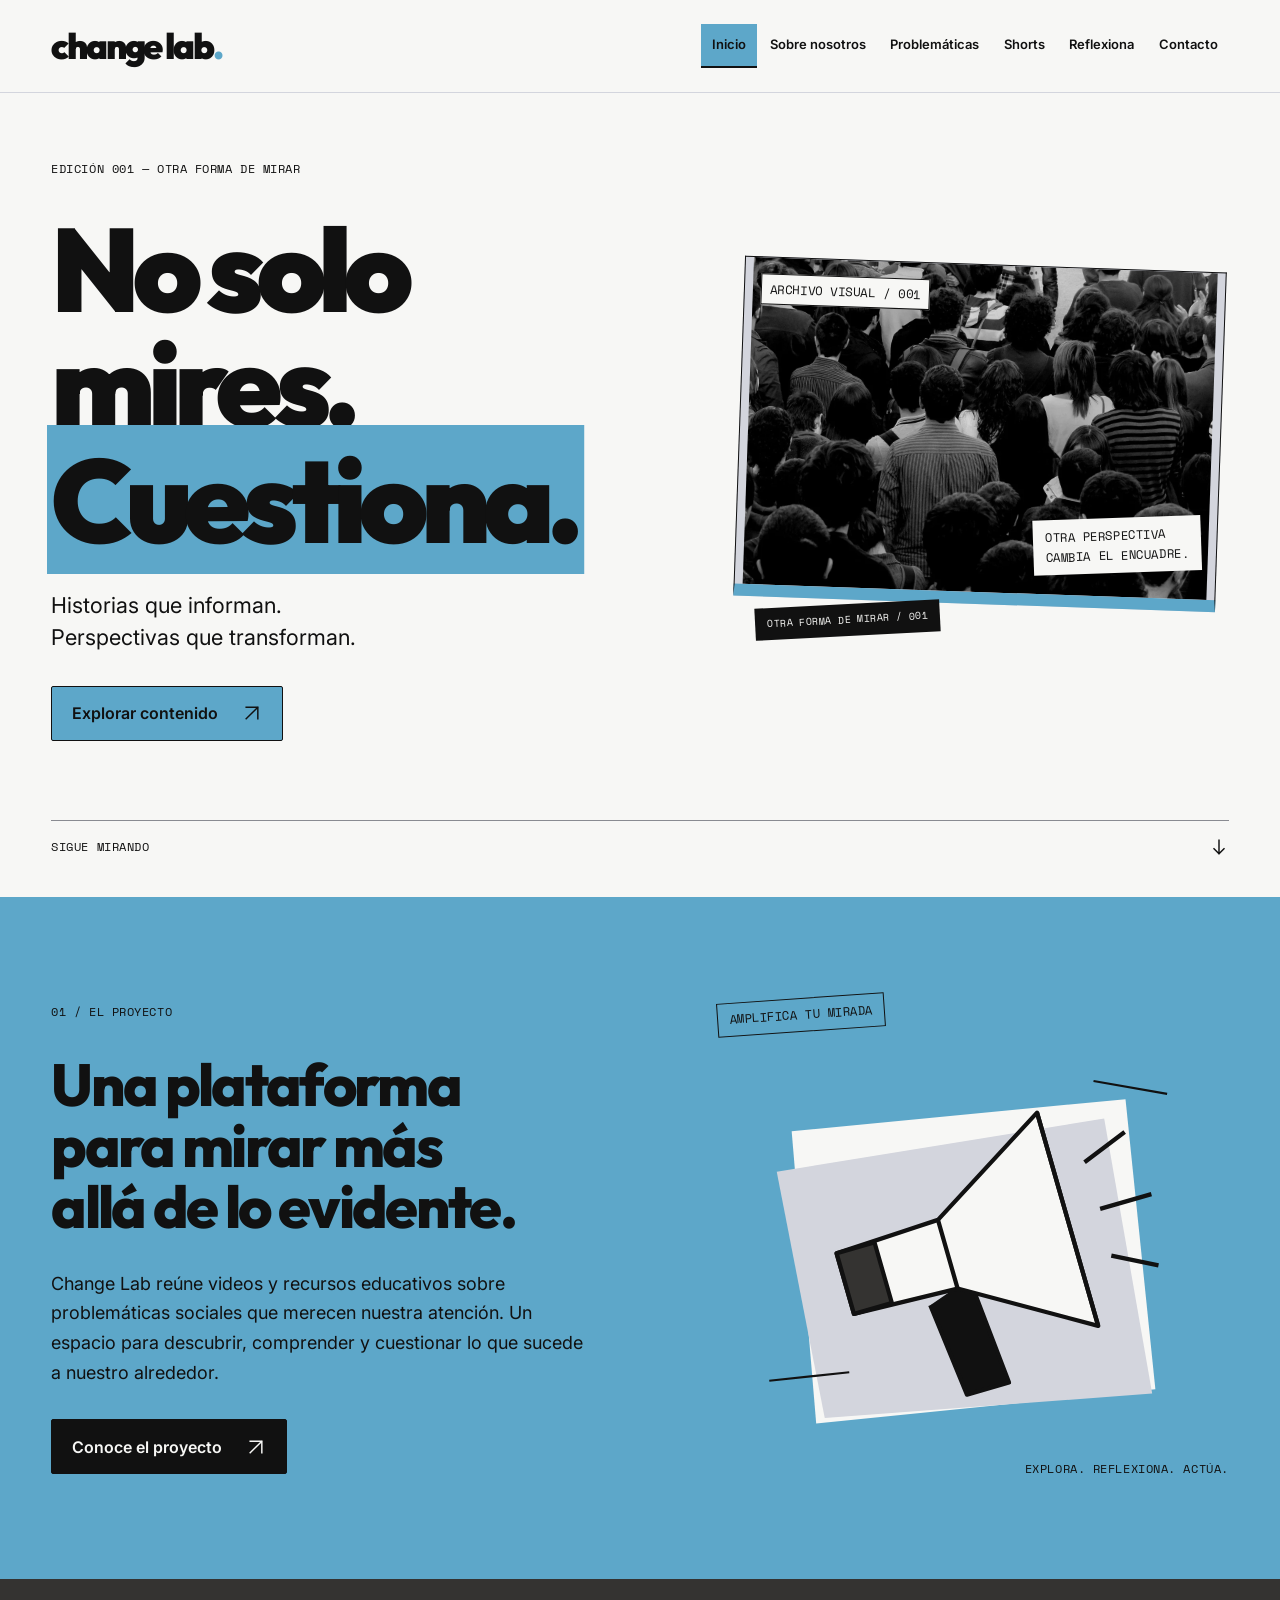
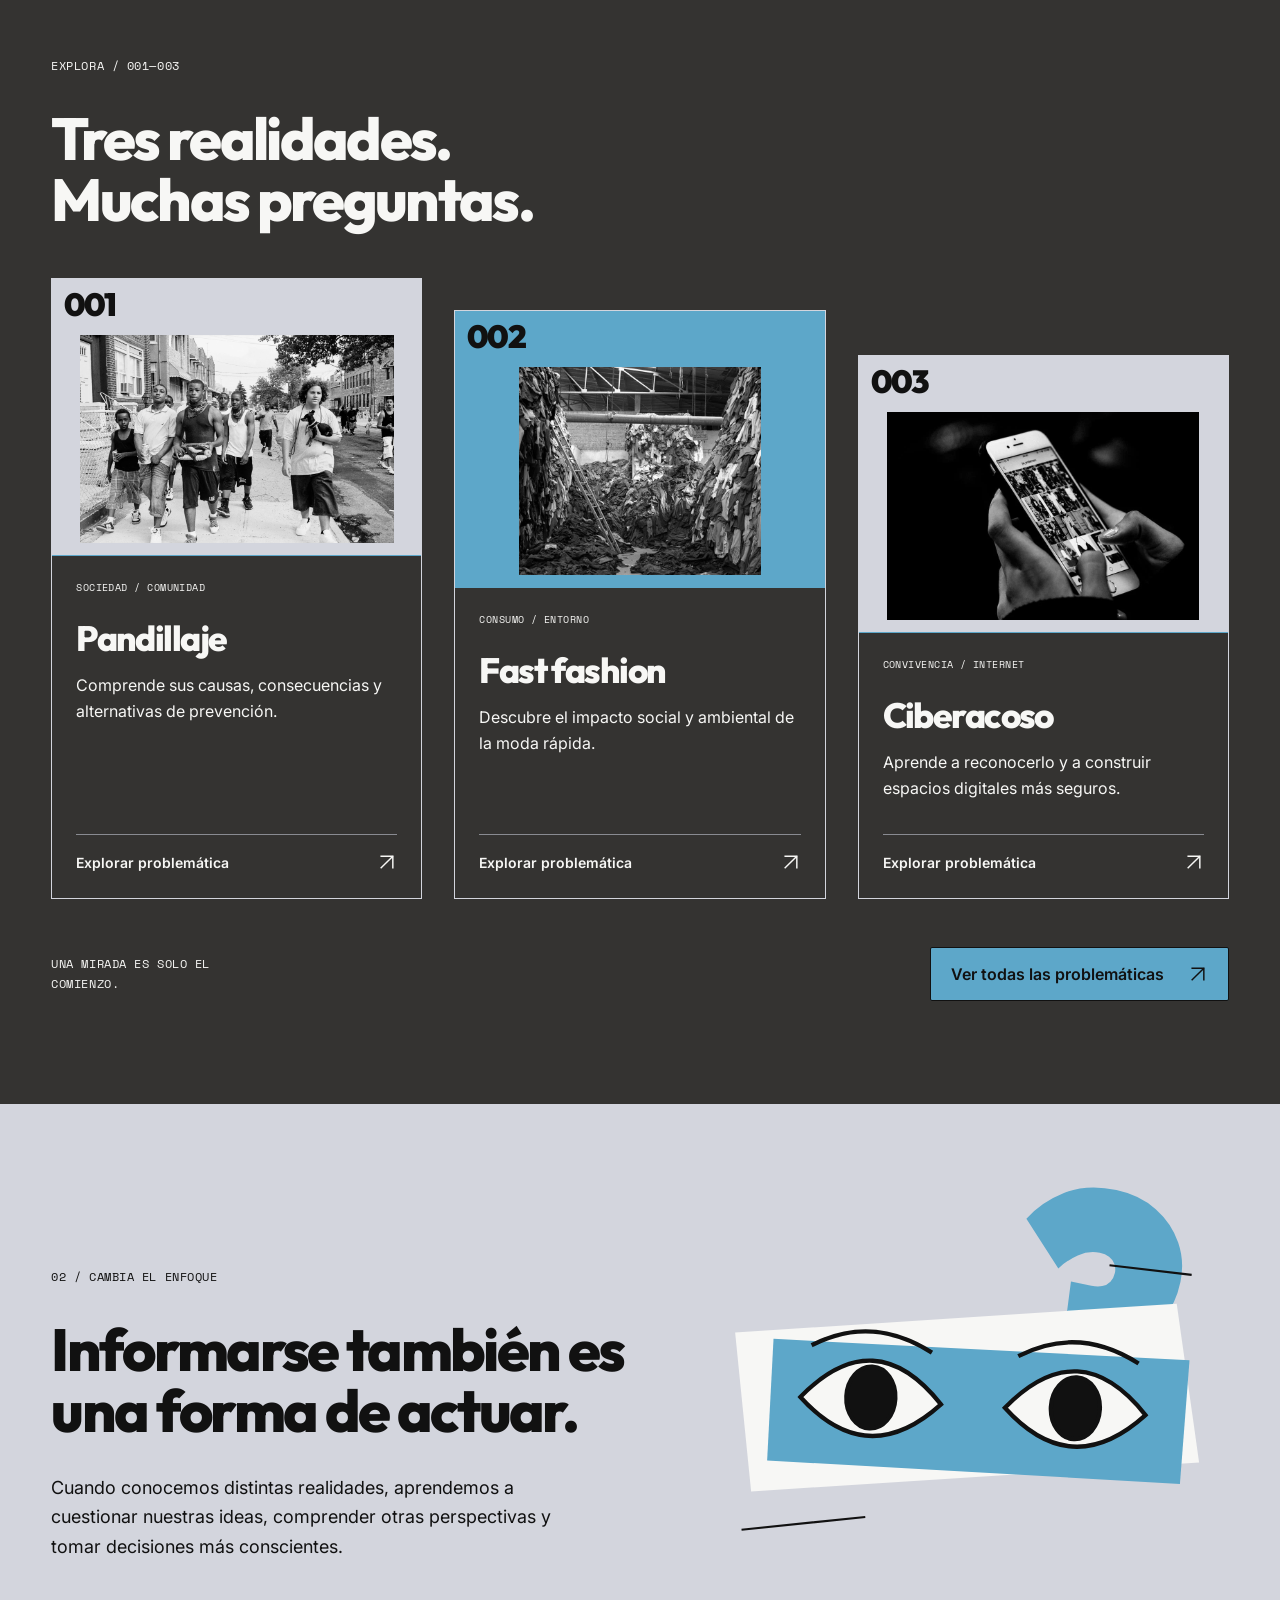
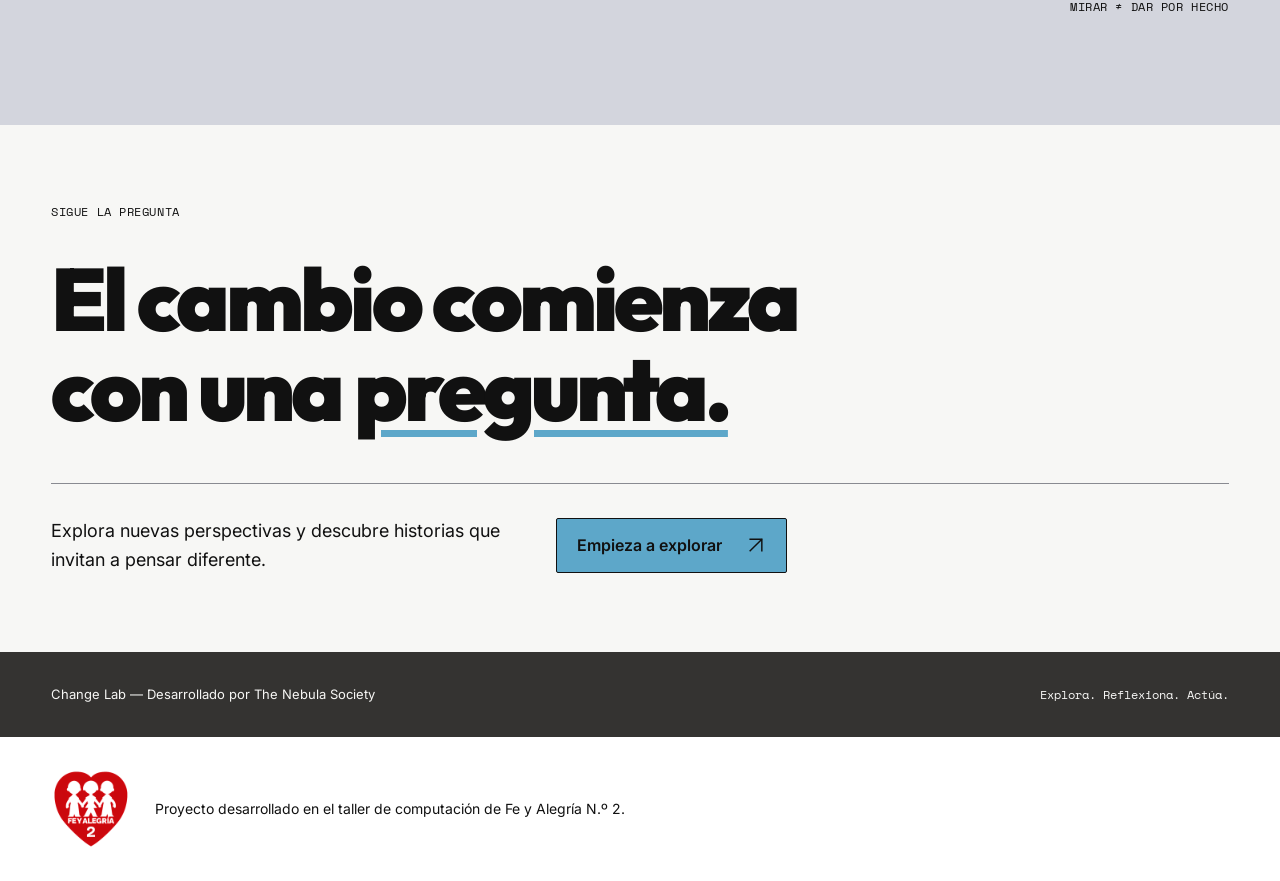
<file: index.html>
﻿<!doctype html>
<html lang="es">
<head>
  <meta charset="utf-8">
  <meta name="viewport" content="width=device-width, initial-scale=1">
  <meta name="description" content="Una plataforma educativa gratuita para explorar problemáticas sociales a través de contenido audiovisual. Un proyecto del equipo estudiantil The Nebula Society.">
  <meta name="theme-color" content="#F7F7F5">
  <title>Inicio — Change Lab</title>
  <link rel="preconnect" href="https://fonts.googleapis.com">
  <link rel="preconnect" href="https://fonts.gstatic.com" crossorigin>
  <link href="https://fonts.googleapis.com/css2?family=Inter:wght@400;600&amp;family=Outfit:wght@800;900&amp;family=Space+Mono:wght@400&amp;display=swap" rel="stylesheet">
  <link rel="stylesheet" href="css/styles.css">
  <link rel="stylesheet" href="css/components.css">
  <link rel="stylesheet" href="css/responsive.css">
  <link rel="stylesheet" href="css/home.css">
  <script type="module" src="js/main.js"></script>
  <script type="module" src="js/home.js"></script>
</head>
<body>
  <a class="skip-link" href="#contenido">Saltar al contenido</a>
  <header class="site-header">
    <div class="container header-inner">
      <a class="brand" href="index.html" aria-label="Change Lab — Inicio">change lab<span class="brand__dot" aria-hidden="true">.</span></a>
      <button class="menu-toggle" type="button" aria-expanded="false" aria-controls="navegacion" hidden>Menú <svg class="icon" viewBox="0 0 24 24" aria-hidden="true" focusable="false"><path d="M4 6h16M4 12h16M4 18h16"/></svg></button>
      <nav class="site-nav" id="navegacion" aria-label="Navegación principal">
        <a href="index.html" aria-current="page">Inicio</a>
        <a href="sobre-nosotros.html">Sobre nosotros</a>
        <a href="problematicas.html">Problemáticas</a>
        <a href="shorts.html">Shorts</a>
        <a href="reflexiona.html">Reflexiona</a>
        <a href="contacto.html">Contacto</a>
      </nav>
    </div>
  </header>
  <main class="home" id="contenido" tabindex="-1">
    <section class="home-hero container" aria-labelledby="page-title">
      <div class="home-hero__copy">
        <p class="eyebrow">EDICIÓN 001 — OTRA FORMA DE MIRAR</p>
        <h1 id="page-title">No solo mires.<br><span>Cuestiona.</span></h1>
        <p class="home-hero__subtitle">Historias que informan.<br>Perspectivas que transforman.</p>
        <a class="button button--primary" href="problematicas.html">Explorar contenido <svg class="icon" viewBox="0 0 24 24" aria-hidden="true" focusable="false"><path d="M5 19 19 5M5 5h14v14"/></svg></a>
      </div>
      <div class="cover-art cover-art--photo" aria-hidden="true">
        <div class="cover-art__frame">
          <img class="cover-art__photo" src="assets/images/hero/multitud-web.webp" width="1200" height="846" alt="" decoding="async" fetchpriority="high">
          <span class="label cover-art__index">ARCHIVO VISUAL / 001</span>
          <svg class="cover-art__crowd" viewBox="0 0 480 560" focusable="false">
            <defs>
              <pattern id="print-dots" width="6" height="6" patternUnits="userSpaceOnUse"><circle cx="1" cy="1" r=".7" fill="currentColor"/></pattern>
              <symbol id="crowd-person" viewBox="0 0 80 190"><circle cx="40" cy="32" r="23"/><path d="M3 190V98Q3 66 40 66T77 98V190Z"/></symbol>
            </defs>
            <path fill="var(--off-white)" d="m26 67 417-35 27 460-426 39Z"/>
            <g fill="var(--charcoal)" opacity=".8">
              <use href="#crowd-person" x="-24" y="100" width="96" height="228"/>
              <use href="#crowd-person" x="68" y="78" width="96" height="228"/>
              <use href="#crowd-person" x="162" y="65" width="96" height="228"/>
              <use href="#crowd-person" x="257" y="84" width="96" height="228"/>
              <use href="#crowd-person" x="351" y="60" width="96" height="228"/>
              <use href="#crowd-person" x="438" y="100" width="96" height="228"/>
            </g>
            <g fill="var(--ink)">
              <use href="#crowd-person" x="-55" y="268" width="120" height="285"/>
              <use href="#crowd-person" x="56" y="256" width="120" height="285"/>
              <use href="#crowd-person" x="292" y="245" width="120" height="285"/>
              <use href="#crowd-person" x="403" y="275" width="120" height="285"/>
            </g>
            <path fill="url(#print-dots)" d="M0 0h480v560H0z" opacity=".2"/>
            <use href="#crowd-person" x="162" y="214" width="140" height="332" fill="var(--blue)" transform="rotate(-5 232 380)"/>
            <path d="m151 220 24-24m-39-6 28-8m21-23 3-26" fill="none" stroke="var(--ink)" stroke-width="3"/>
          </svg>
          <span class="cover-art__caption label">Otra perspectiva<br>cambia el encuadre.</span>
        </div>
        <span class="cover-art__stamp label">OTRA FORMA DE MIRAR / 001</span>
      </div>
      <a class="scroll-cue label" href="#proyecto">Sigue mirando <svg class="icon" viewBox="0 0 24 24" aria-hidden="true" focusable="false"><path d="M12 4v16m-6-6 6 6 6-6"/></svg></a>
    </section>

    <section class="surface--blue section-shell home-intro" id="proyecto" aria-labelledby="intro-title">
      <div class="container editorial-grid" data-reveal>
        <div class="intro-copy">
          <p class="eyebrow">01 / EL PROYECTO</p>
          <h2 id="intro-title">Una plataforma para mirar más allá de lo evidente.</h2>
          <p class="section-copy">Change Lab reúne videos y recursos educativos sobre problemáticas sociales que merecen nuestra atención. Un espacio para descubrir, comprender y cuestionar lo que sucede a nuestro alrededor.</p>
          <a class="button" href="sobre-nosotros.html">Conoce el proyecto <svg class="icon" viewBox="0 0 24 24" aria-hidden="true" focusable="false"><path d="M5 19 19 5M5 5h14v14"/></svg></a>
        </div>
        <div class="megaphone-art" aria-hidden="true">
          <span class="label megaphone-art__tag">AMPLIFICA TU MIRADA</span>
          <svg viewBox="0 0 480 400" focusable="false">
            <path d="m70 93 313-30 28 272-318 32Z" fill="var(--off-white)"/>
            <path d="m56 131 307-50 45 258-307 23Z" fill="var(--fog)"/>
            <g transform="rotate(-16 240 200)" stroke="var(--ink)" stroke-width="4" stroke-linejoin="round">
              <path d="m186 243 10 90h41l-9-104" fill="var(--ink)"/>
              <path d="m115 172 100-4 117-71v208l-117-70-100-4Z" fill="var(--off-white)"/>
              <path d="M115 172h37v59h-37Z" fill="var(--charcoal)"/>
              <path d="M215 168v67m117-138v208" fill="none"/>
              <path d="m362 154 44-17m-42 63h50m-52 45 40 21" fill="none"/>
            </g>
            <path d="m49 327 75-8m229-273 69 12" stroke="var(--ink)" stroke-width="2"/>
          </svg>
          <span class="label megaphone-art__note">Explora. Reflexiona. Actúa.</span>
        </div>
      </div>
    </section>

    <section class="surface--dark section-shell home-topics" aria-labelledby="topics-title">
      <div class="container">
        <header class="topics-heading" data-reveal>
          <p class="eyebrow">EXPLORA / 001—003</p>
          <h2 id="topics-title">Tres realidades.<br>Muchas preguntas.</h2>
        </header>
        <div class="topics-grid">
          <article class="topic" data-reveal>
            <a class="card topic-card" href="problematicas.html">
              <div class="topic-art topic-art--street topic-art--photo"><img src="assets/images/problematicas/pandillaje-web.webp" width="1000" height="663" loading="lazy" decoding="async" alt="Personas caminando por una calle de un barrio; fotografía de contexto comunitario."><span class="topic-art__number" aria-hidden="true">001</span></div>
              <div class="topic-card__body"><span class="label">SOCIEDAD / COMUNIDAD</span><h3 class="card__title">Pandillaje</h3><p class="card__description">Comprende sus causas, consecuencias y alternativas de prevención.</p><span class="topic-card__link">Explorar problemática <svg class="icon" viewBox="0 0 24 24" aria-hidden="true" focusable="false"><path d="M5 19 19 5M5 5h14v14"/></svg></span></div>
            </a>
          </article>
          <article class="topic" data-reveal>
            <a class="card topic-card" href="problematicas.html">
              <div class="topic-art topic-art--fashion topic-art--photo"><img src="assets/images/problematicas/fast-fashion.jpg" width="700" height="600" loading="lazy" decoding="async" alt="Prendas y retazos textiles acumulados en un almacén."><span class="topic-art__number" aria-hidden="true">002</span></div>
              <div class="topic-card__body"><span class="label">CONSUMO / ENTORNO</span><h3 class="card__title">Fast fashion</h3><p class="card__description">Descubre el impacto social y ambiental de la moda rápida.</p><span class="topic-card__link">Explorar problemática <svg class="icon" viewBox="0 0 24 24" aria-hidden="true" focusable="false"><path d="M5 19 19 5M5 5h14v14"/></svg></span></div>
            </a>
          </article>
          <article class="topic" data-reveal>
            <a class="card topic-card" href="problematicas.html">
              <div class="topic-art topic-art--digital topic-art--photo"><img src="assets/images/problematicas/ciberacoso-web.webp" width="900" height="600" loading="lazy" decoding="async" alt="Manos utilizando un teléfono móvil con una red social."><span class="topic-art__number" aria-hidden="true">003</span></div>
              <div class="topic-card__body"><span class="label">CONVIVENCIA / INTERNET</span><h3 class="card__title">Ciberacoso</h3><p class="card__description">Aprende a reconocerlo y a construir espacios digitales más seguros.</p><span class="topic-card__link">Explorar problemática <svg class="icon" viewBox="0 0 24 24" aria-hidden="true" focusable="false"><path d="M5 19 19 5M5 5h14v14"/></svg></span></div>
            </a>
          </article>
        </div>
        <div class="topics-bottom"><span class="label">Una mirada es solo el comienzo.</span><a class="button button--primary" href="problematicas.html">Ver todas las problemáticas <svg class="icon" viewBox="0 0 24 24" aria-hidden="true" focusable="false"><path d="M5 19 19 5M5 5h14v14"/></svg></a></div>
      </div>
    </section>

    <section class="surface--fog section-shell home-reflection" aria-labelledby="reflection-title">
      <div class="container editorial-grid" data-reveal>
        <div>
          <p class="eyebrow">02 / CAMBIA EL ENFOQUE</p>
          <h2 id="reflection-title">Informarse también es una forma de actuar.</h2>
          <p class="section-copy">Cuando conocemos distintas realidades, aprendemos a cuestionar nuestras ideas, comprender otras perspectivas y tomar decisiones más conscientes.</p>
        </div>
        <div class="eyes-art" aria-hidden="true">
          <span class="eyes-art__question">?</span>
          <svg viewBox="0 0 480 360" focusable="false">
            <path d="m17 112 414-27 21 149-420 27Z" fill="var(--off-white)"/>
            <path d="m53 118 390 20-9 116-387-22Z" fill="var(--blue)"/>
            <g transform="rotate(3 240 180)" stroke="var(--ink)" stroke-width="4">
              <path d="M78 181q66-75 132 0-66 66-132 0Zm192 0q66-75 132 0-66 66-132 0Z" fill="var(--off-white)"/>
              <ellipse cx="144" cy="178" rx="23" ry="29" fill="var(--ink)"/><ellipse cx="336" cy="178" rx="23" ry="29" fill="var(--ink)"/>
              <path d="M86 132q55-32 113 1m81-1q55-32 113 1" fill="none"/>
            </g>
            <path d="m23 297 116-12m229-236 77 9" stroke="var(--ink)" stroke-width="2"/>
          </svg>
          <span class="label eyes-art__note">MIRAR ≠ DAR POR HECHO</span>
        </div>
      </div>
    </section>

    <section class="surface--paper section-shell home-closing" aria-labelledby="closing-title">
      <div class="container" data-reveal>
        <p class="eyebrow">SIGUE LA PREGUNTA</p>
        <h2 id="closing-title">El cambio comienza con una <span>pregunta.</span></h2>
        <div class="closing-bottom"><p>Explora nuevas perspectivas y descubre historias que invitan a pensar diferente.</p><a class="button button--primary" href="problematicas.html">Empieza a explorar <svg class="icon" viewBox="0 0 24 24" aria-hidden="true" focusable="false"><path d="M5 19 19 5M5 5h14v14"/></svg></a></div>
      </div>
    </section>
  </main>
  <footer class="site-footer">
    <div class="container footer-inner">
      <p>Change Lab — Desarrollado por The Nebula Society</p>
      <p class="footer-note">Explora. Reflexiona. Actúa.</p>
    </div>
    <div class="institution-credit"><div class="container institution-credit__inner"><img src="assets/images/identidad/logo-fya-web.webp" width="800" height="800" loading="lazy" decoding="async" alt="Fe y Alegría N.º 2"><p>Proyecto desarrollado en el taller de computación de Fe y Alegría N.º 2.</p></div></div>
  </footer>
</body>
</html>
</file>
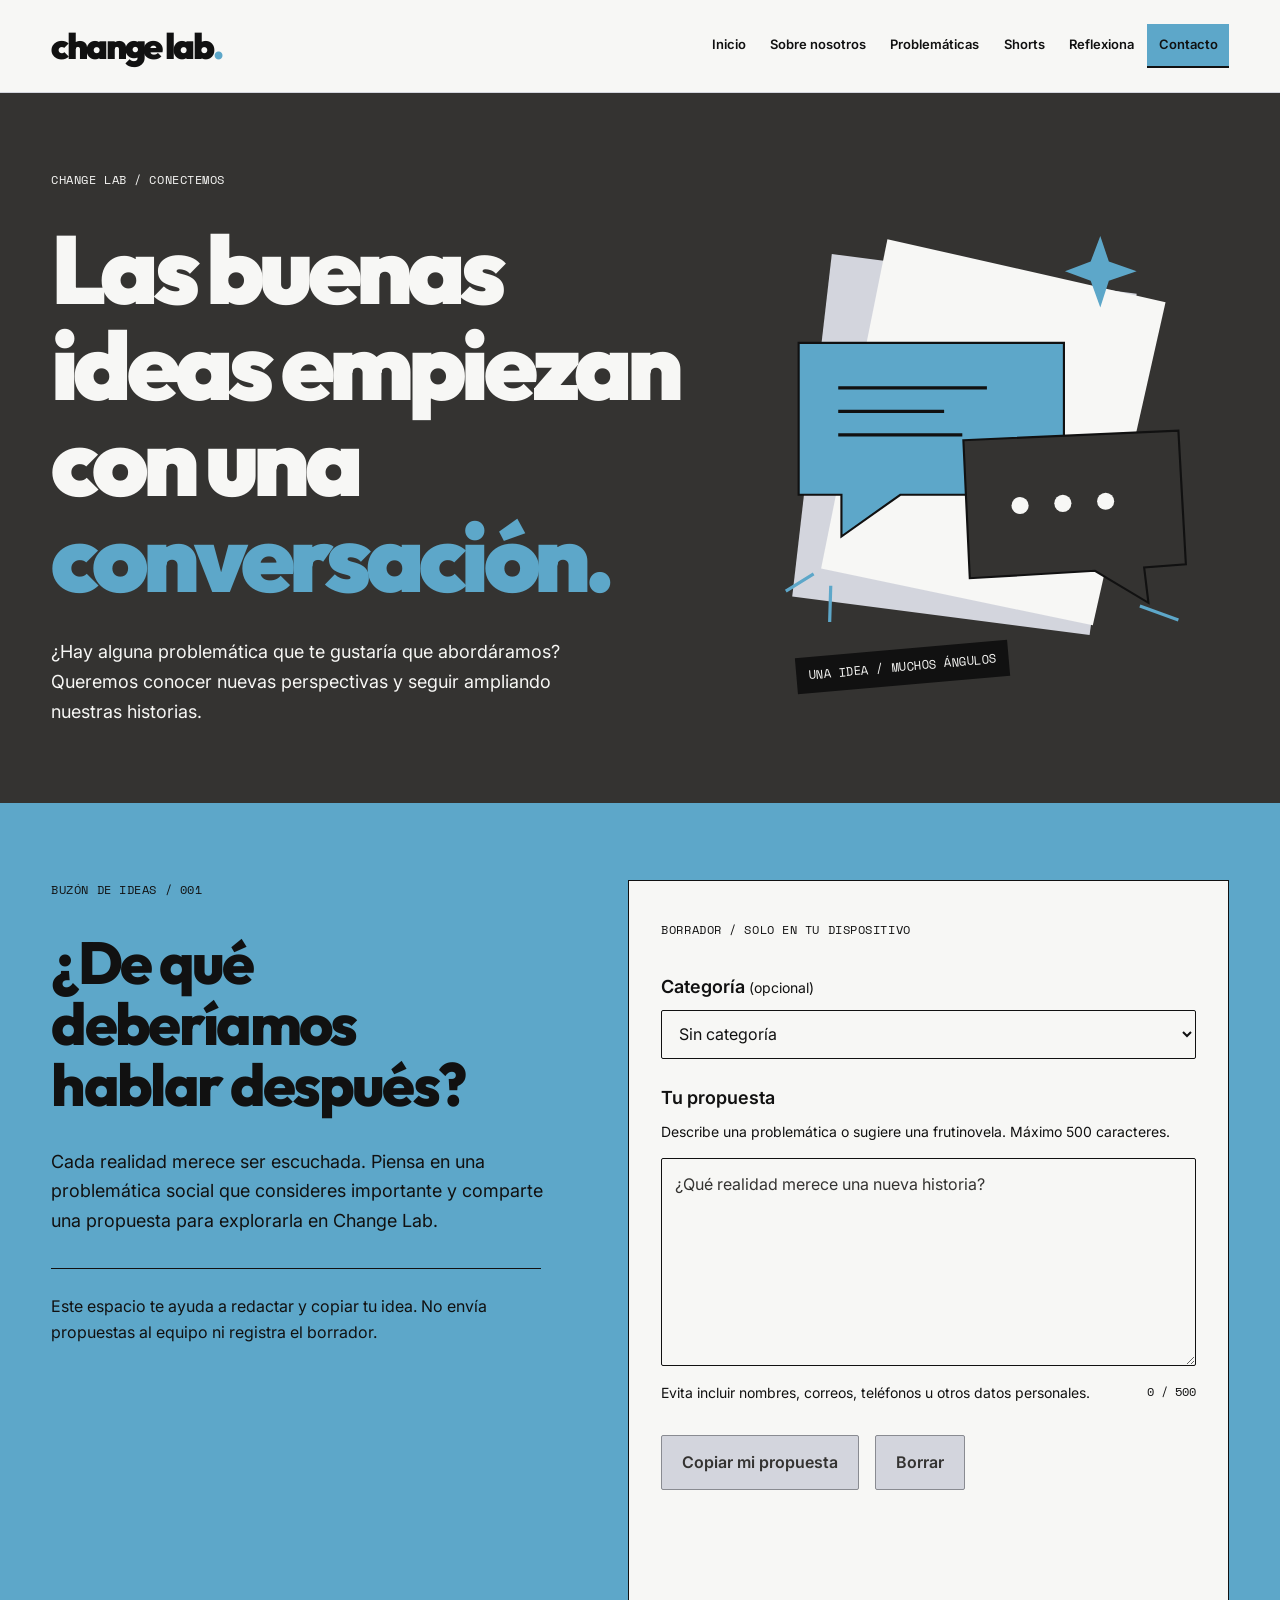
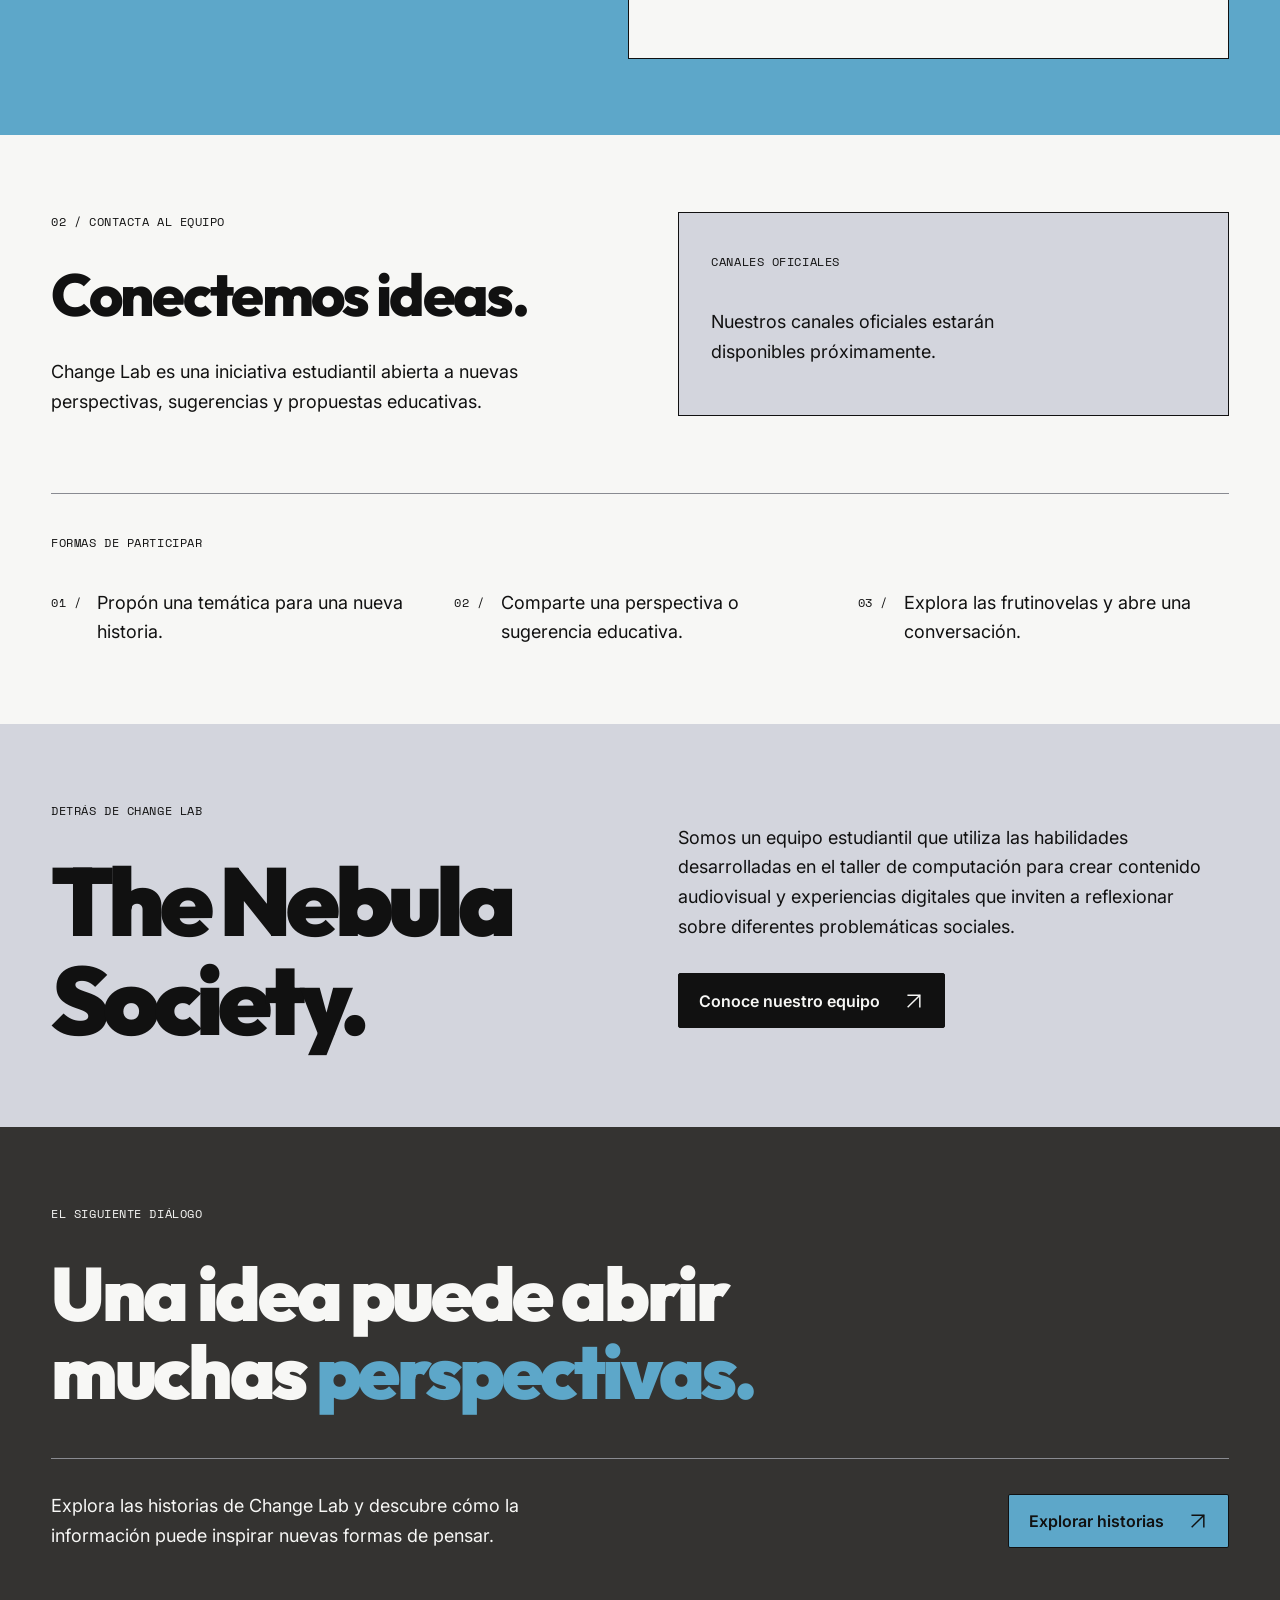
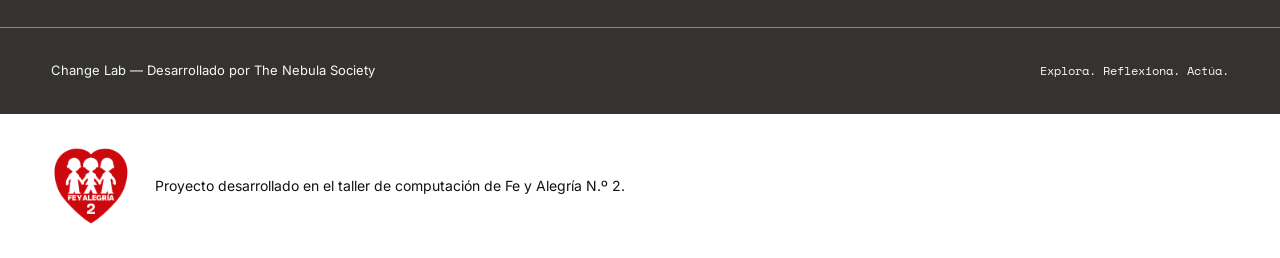
<file: contacto.html>
﻿<!doctype html>
<html lang="es">
<head>
  <meta charset="utf-8">
  <meta name="viewport" content="width=device-width, initial-scale=1">
  <meta name="description" content="Redacta y copia una propuesta para Change Lab. Un buzón de ideas local y un espacio para conocer futuras formas de participar.">
  <meta name="theme-color" content="#F7F7F5">
  <title>Contacto — Change Lab</title>
  <link rel="preconnect" href="https://fonts.googleapis.com">
  <link rel="preconnect" href="https://fonts.gstatic.com" crossorigin>
  <link href="https://fonts.googleapis.com/css2?family=Inter:wght@400;600&amp;family=Outfit:wght@800;900&amp;family=Space+Mono:wght@400&amp;display=swap" rel="stylesheet">
  <link rel="stylesheet" href="css/styles.css">
  <link rel="stylesheet" href="css/components.css">
  <link rel="stylesheet" href="css/responsive.css">
  <link rel="stylesheet" href="css/contact.css">
  <script type="module" src="js/main.js"></script>
  <script type="module" src="js/contact.js"></script>
</head>
<body>
  <a class="skip-link" href="#contenido">Saltar al contenido</a>
  <header class="site-header">
    <div class="container header-inner">
      <a class="brand" href="index.html" aria-label="Change Lab — Inicio">change lab<span class="brand__dot" aria-hidden="true">.</span></a>
      <button class="menu-toggle" type="button" aria-expanded="false" aria-controls="navegacion" hidden>Menú <svg class="icon" viewBox="0 0 24 24" aria-hidden="true" focusable="false"><path d="M4 6h16M4 12h16M4 18h16"/></svg></button>
      <nav class="site-nav" id="navegacion" aria-label="Navegación principal">
        <a href="index.html">Inicio</a>
        <a href="sobre-nosotros.html">Sobre nosotros</a>
        <a href="problematicas.html">Problemáticas</a>
        <a href="shorts.html">Shorts</a>
        <a href="reflexiona.html">Reflexiona</a>
        <a href="contacto.html" aria-current="page">Contacto</a>
      </nav>
    </div>
  </header>
  <main class="contact" id="contenido" tabindex="-1">
    <section class="surface--dark section-shell contact-hero" aria-labelledby="page-title"><div class="container contact-hero__layout"><div><p class="eyebrow">CHANGE LAB / CONECTEMOS</p><h1 id="page-title">Las buenas ideas empiezan con una <span>conversación.</span></h1><p class="contact-lead">¿Hay alguna problemática que te gustaría que abordáramos? Queremos conocer nuevas perspectivas y seguir ampliando nuestras historias.</p></div>
      <div class="contact-collage" aria-hidden="true"><svg viewBox="0 0 440 480" focusable="false"><path d="m69 59 285 37-44 319-278-36Z" fill="var(--fog)"/><path d="m121 45 260 59-68 302-254-53Z" fill="var(--off-white)"/><path d="M38 142h248v142H133l-55 39v-39H38Z" fill="var(--blue)" stroke="var(--ink)" stroke-width="2"/><path d="m192 233 201-9 7 125-39 3 4 33-50-30-117 7Z" fill="var(--charcoal)" stroke="var(--ink)" stroke-width="2"/><path d="M75 184h139m-139 22h99m-99 22h116" stroke="var(--ink)" stroke-width="3"/><g fill="var(--off-white)"><circle cx="245" cy="294" r="8"/><circle cx="285" cy="292" r="8"/><circle cx="325" cy="290" r="8"/></g><path d="m320 42 8 24 26 9-26 9-8 25-9-25-24-9 24-9Z" fill="var(--blue)"/><path d="m52 358-26 16m42-5-1 34m290-15 36 13" stroke="var(--blue)" stroke-width="3"/></svg><span class="label contact-collage__note">UNA IDEA / MUCHOS ÁNGULOS</span></div>
    </div></section>

    <section class="surface--blue section-shell contact-mailbox" id="buzon" aria-labelledby="mailbox-title"><div class="container contact-mailbox__layout"><div><p class="eyebrow">BUZÓN DE IDEAS / 001</p><h2 id="mailbox-title">¿De qué deberíamos hablar después?</h2><p class="contact-section-copy">Cada realidad merece ser escuchada. Piensa en una problemática social que consideres importante y comparte una propuesta para explorarla en Change Lab.</p><p class="contact-mailbox__explanation">Este espacio te ayuda a redactar y copiar tu idea. No envía propuestas al equipo ni registra el borrador.</p></div>
      <div class="idea-composer" data-idea-mailbox>
        <p class="label idea-composer__label">BORRADOR / SOLO EN TU DISPOSITIVO</p>
        <label for="idea-category">Categoría <span class="idea-optional">(opcional)</span></label>
        <select id="idea-category" data-idea-category><option value="">Sin categoría</option><option>Sociedad y comunidad</option><option>Medio ambiente</option><option>Entorno digital</option><option>Otra temática</option></select>
        <label for="idea-text">Tu propuesta</label>
        <p class="idea-help" id="idea-help">Describe una problemática o sugiere una frutinovela. Máximo 500 caracteres.</p>
        <textarea id="idea-text" data-idea-text rows="7" maxlength="500" aria-describedby="idea-help idea-privacy idea-count" placeholder="¿Qué realidad merece una nueva historia?" autocomplete="off"></textarea>
        <div class="idea-meta"><p class="idea-help" id="idea-privacy">Evita incluir nombres, correos, teléfonos u otros datos personales.</p><output id="idea-count" data-idea-count for="idea-text" aria-live="off">Máximo 500 caracteres</output></div>
        <p class="idea-no-script" data-idea-fallback>Puedes redactar aquí y copiar manualmente tu texto. Los botones y el contador se activan con JavaScript.</p>
        <div class="idea-tools"><button type="button" class="button" data-idea-copy disabled>Copiar mi propuesta</button><button type="button" class="button button--secondary" data-idea-clear disabled>Borrar</button></div>
        <p class="idea-status" data-idea-status role="status" aria-live="polite" aria-atomic="true"></p>
        <p class="idea-limit-announcement" data-idea-limit role="status" aria-live="polite" aria-atomic="true"></p>
      </div>
    </div></section>

    <section class="container section-shell contact-channels" aria-labelledby="channels-title"><div class="contact-channels__layout"><div><p class="eyebrow">02 / CONTACTA AL EQUIPO</p><h2 id="channels-title">Conectemos ideas.</h2><p class="contact-section-copy">Change Lab es una iniciativa estudiantil abierta a nuevas perspectivas, sugerencias y propuestas educativas.</p></div><div class="official-channels" data-contact-channels><p class="label">CANALES OFICIALES</p><p data-channels-pending>Nuestros canales oficiales estarán disponibles próximamente.</p><ul class="official-channels__list" data-channels-list hidden></ul></div></div>
      <div class="contact-participate"><p class="label">FORMAS DE PARTICIPAR</p><ul><li><span class="label" aria-hidden="true">01 /</span><p>Propón una temática para una nueva historia.</p></li><li><span class="label" aria-hidden="true">02 /</span><p>Comparte una perspectiva o sugerencia educativa.</p></li><li><span class="label" aria-hidden="true">03 /</span><p>Explora las frutinovelas y abre una conversación.</p></li></ul></div>
    </section>

    <section class="surface--fog section-shell contact-team" aria-labelledby="team-title"><div class="container contact-team__layout"><div><p class="eyebrow">DETRÁS DE CHANGE LAB</p><h2 id="team-title">The Nebula Society<span>.</span></h2></div><div><p>Somos un equipo estudiantil que utiliza las habilidades desarrolladas en el taller de computación para crear contenido audiovisual y experiencias digitales que inviten a reflexionar sobre diferentes problemáticas sociales.</p><a class="button" href="sobre-nosotros.html">Conoce nuestro equipo <svg class="icon" viewBox="0 0 24 24" aria-hidden="true" focusable="false"><path d="M5 19 19 5M5 5h14v14"/></svg></a></div></div></section>

    <section class="surface--dark section-shell contact-closing" aria-labelledby="closing-title"><div class="container"><p class="eyebrow">EL SIGUIENTE DIÁLOGO</p><h2 id="closing-title">Una idea puede abrir muchas <span>perspectivas.</span></h2><div class="contact-closing__bottom"><p>Explora las historias de Change Lab y descubre cómo la información puede inspirar nuevas formas de pensar.</p><a class="button button--primary" href="problematicas.html">Explorar historias <svg class="icon" viewBox="0 0 24 24" aria-hidden="true" focusable="false"><path d="M5 19 19 5M5 5h14v14"/></svg></a></div></div></section>
  </main>
  <footer class="site-footer">
    <div class="container footer-inner">
      <p>Change Lab — Desarrollado por The Nebula Society</p>
      <p class="footer-note">Explora. Reflexiona. Actúa.</p>
    </div>
    <div class="institution-credit"><div class="container institution-credit__inner"><img src="assets/images/identidad/logo-fya-web.webp" width="800" height="800" loading="lazy" decoding="async" alt="Fe y Alegría N.º 2"><p>Proyecto desarrollado en el taller de computación de Fe y Alegría N.º 2.</p></div></div>
  </footer>
</body>
</html>
</file>
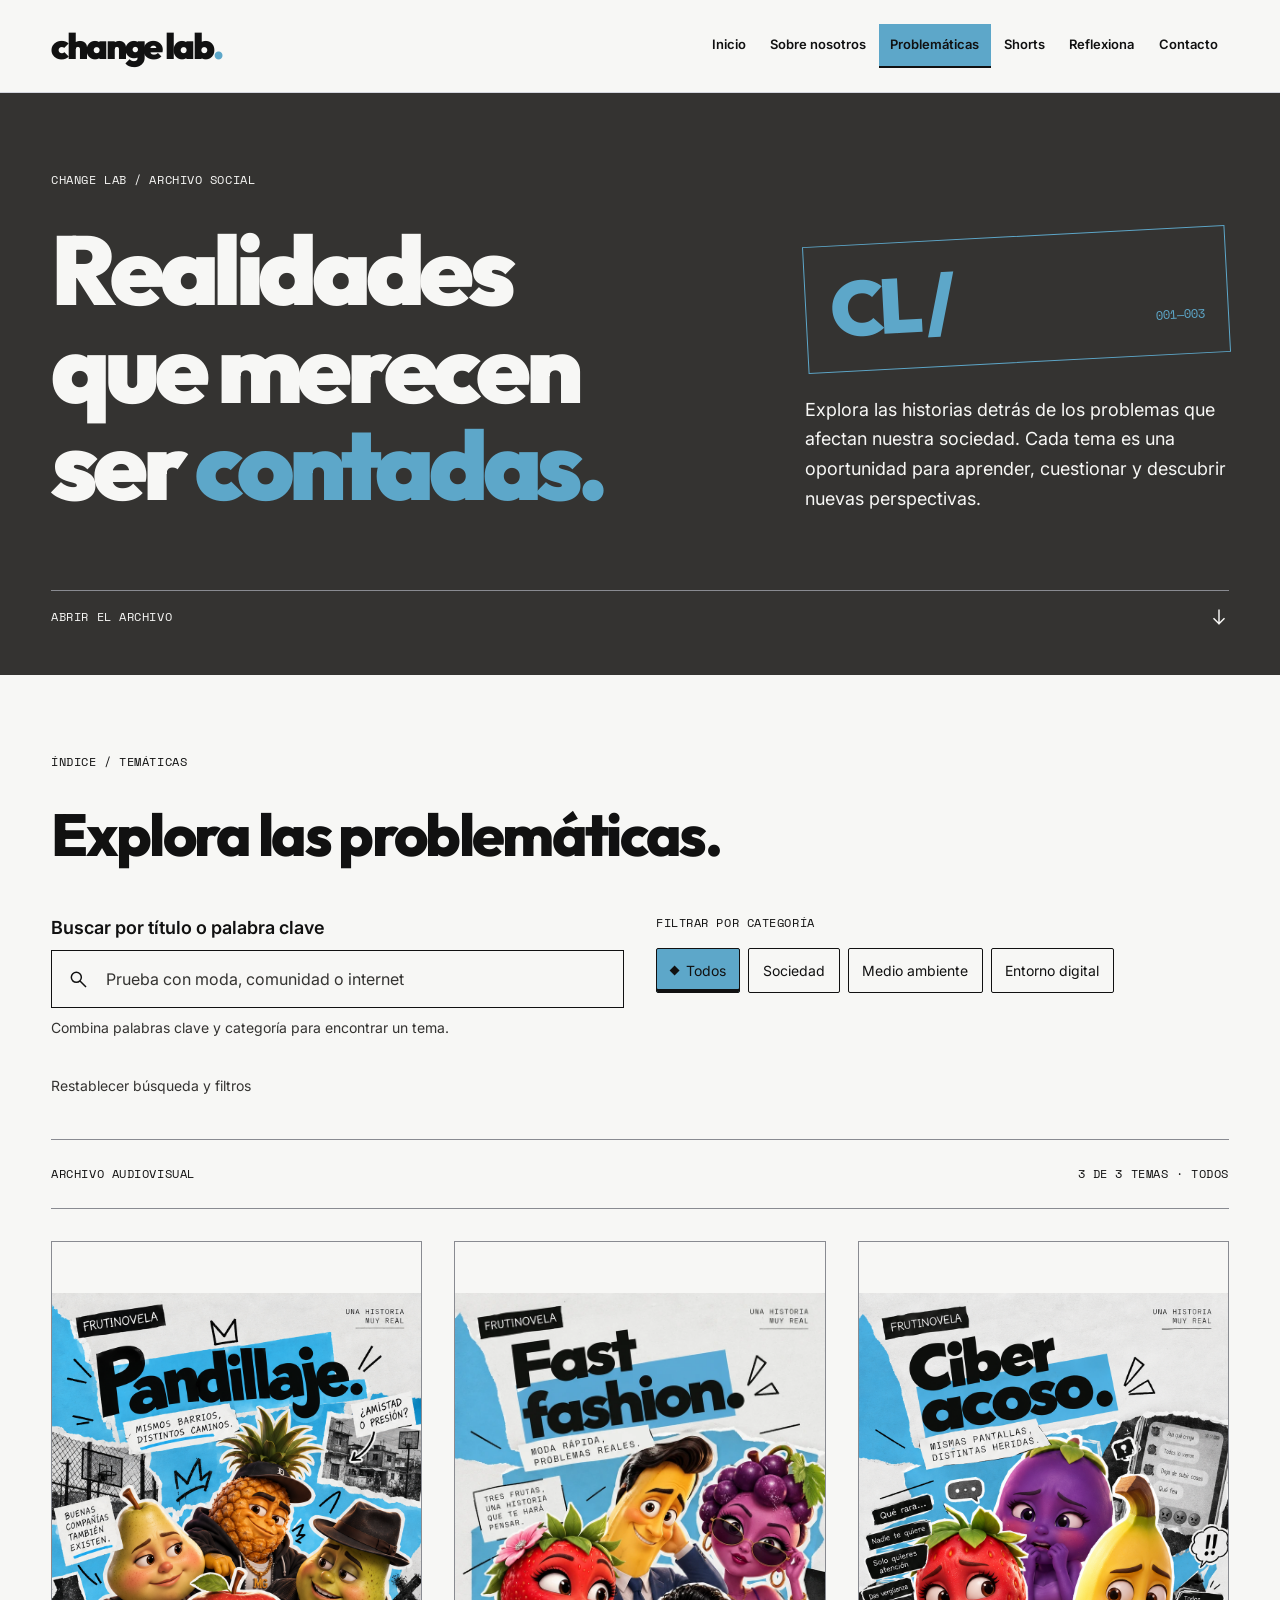
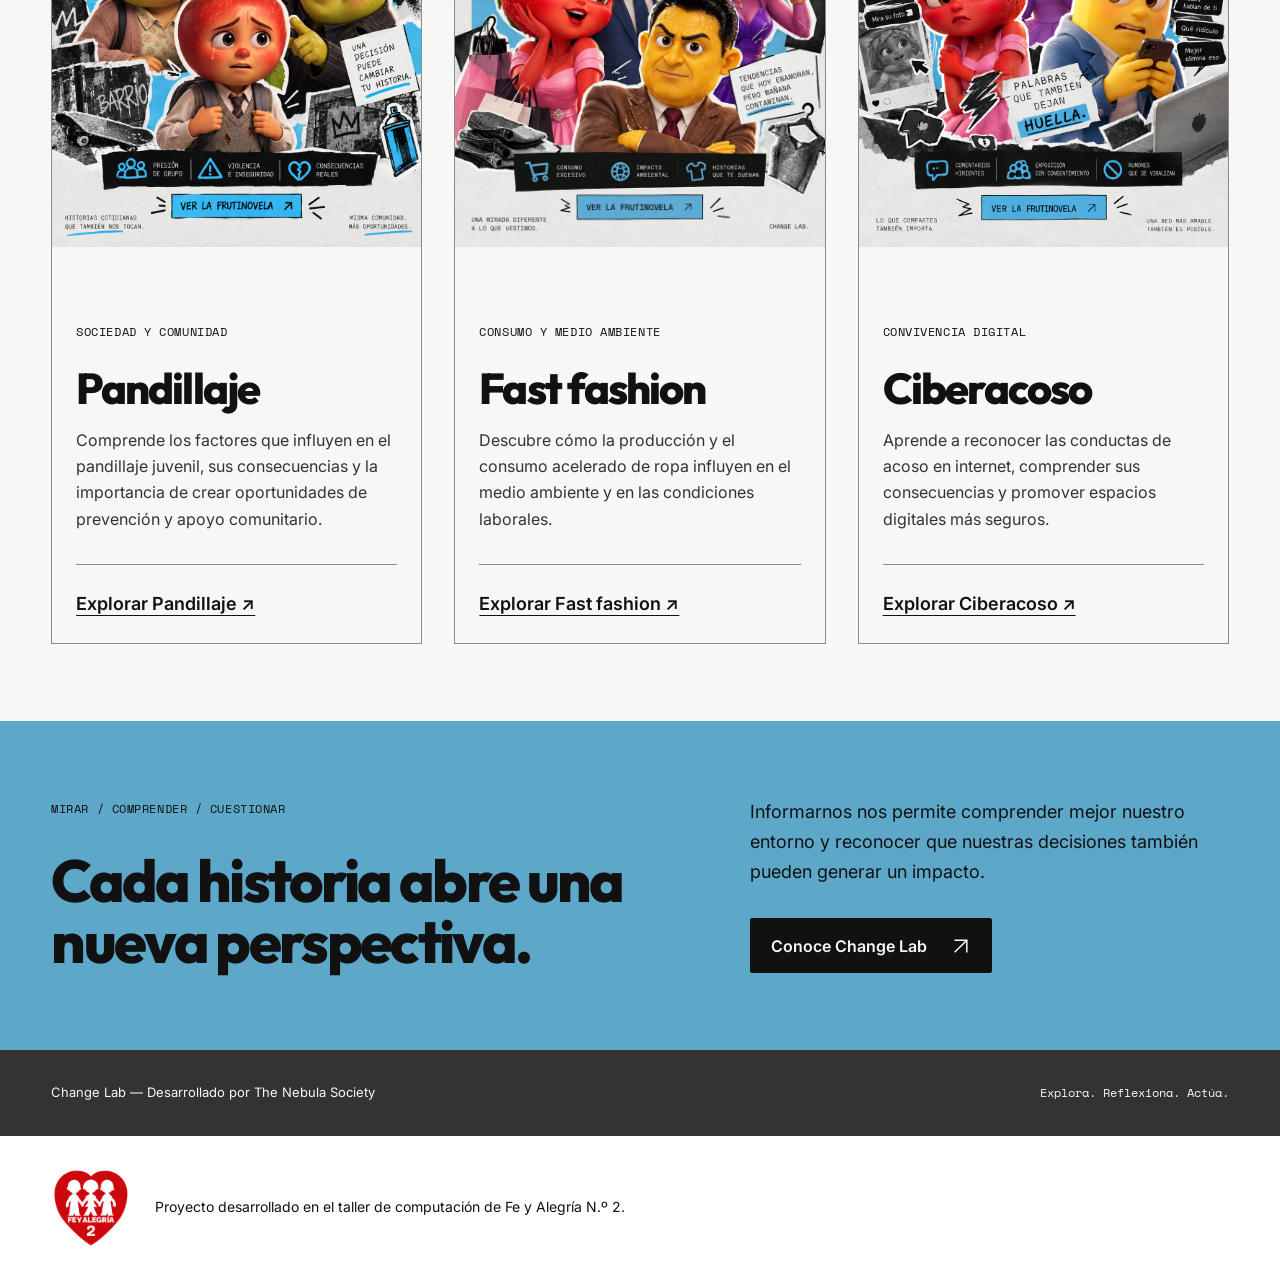
<file: problematicas.html>
﻿<!doctype html>
<html lang="es">
<head>
  <meta charset="utf-8">
  <meta name="viewport" content="width=device-width, initial-scale=1">
  <meta name="description" content="Explora el archivo social de Change Lab: pandillaje, fast fashion y ciberacoso. Busca por tema o palabra clave y descubre nuevas perspectivas.">
  <meta name="theme-color" content="#F7F7F5">
  <title>Problemáticas — Change Lab</title>
  <link rel="preconnect" href="https://fonts.googleapis.com">
  <link rel="preconnect" href="https://fonts.gstatic.com" crossorigin>
  <link href="https://fonts.googleapis.com/css2?family=Inter:wght@400;600&amp;family=Outfit:wght@800;900&amp;family=Space+Mono:wght@400&amp;display=swap" rel="stylesheet">
  <link rel="stylesheet" href="css/styles.css">
  <link rel="stylesheet" href="css/components.css">
  <link rel="stylesheet" href="css/responsive.css">
  <link rel="stylesheet" href="css/topics.css">
  <script type="module" src="js/main.js"></script>
  <script type="module" src="js/topics.js"></script>
</head>
<body>
  <a class="skip-link" href="#contenido">Saltar al contenido</a>
  <header class="site-header">
    <div class="container header-inner">
      <a class="brand" href="index.html" aria-label="Change Lab — Inicio">change lab<span class="brand__dot" aria-hidden="true">.</span></a>
      <button class="menu-toggle" type="button" aria-expanded="false" aria-controls="navegacion" hidden>Menú <svg class="icon" viewBox="0 0 24 24" aria-hidden="true" focusable="false"><path d="M4 6h16M4 12h16M4 18h16"/></svg></button>
      <nav class="site-nav" id="navegacion" aria-label="Navegación principal">
        <a href="index.html">Inicio</a>
        <a href="sobre-nosotros.html">Sobre nosotros</a>
        <a href="problematicas.html" aria-current="page">Problemáticas</a>
        <a href="shorts.html">Shorts</a>
        <a href="reflexiona.html">Reflexiona</a>
        <a href="contacto.html">Contacto</a>
      </nav>
    </div>
  </header>
  <main class="archive" id="contenido" tabindex="-1">
    <section class="surface--dark section-shell archive-cover" aria-labelledby="page-title">
      <div class="container">
        <p class="eyebrow">CHANGE LAB / ARCHIVO SOCIAL</p>
        <div class="archive-cover__layout">
          <h1 id="page-title">Realidades que merecen ser <span>contadas.</span></h1>
          <div class="archive-cover__side">
            <div class="archive-cover__graphic" aria-hidden="true"><span>CL /</span><span>001—003</span></div>
            <p>Explora las historias detrás de los problemas que afectan nuestra sociedad. Cada tema es una oportunidad para aprender, cuestionar y descubrir nuevas perspectivas.</p>
          </div>
        </div>
        <a class="archive-cover__jump label" href="#explorador">ABRIR EL ARCHIVO <svg class="icon" viewBox="0 0 24 24" aria-hidden="true" focusable="false"><path d="M12 4v16m-6-6 6 6 6-6"/></svg></a>
      </div>
    </section>

    <section class="section-shell archive-explorer" id="explorador" aria-labelledby="explorer-title">
      <div class="container">
        <header class="archive-explorer__heading"><p class="eyebrow">ÍNDICE / TEMÁTICAS</p><h2 id="explorer-title">Explora las problemáticas.</h2></header>
        <div id="archive-controls" class="archive-controls" hidden>
          <div class="archive-search">
            <label for="topic-search">Buscar por título o palabra clave</label>
            <div class="archive-search__field"><svg class="icon" viewBox="0 0 24 24" aria-hidden="true" focusable="false"><circle cx="10" cy="10" r="6"/><path d="m15 15 6 6"/></svg><input type="search" id="topic-search" placeholder="Prueba con moda, comunidad o internet" autocomplete="off" spellcheck="false" aria-controls="archive-grid" aria-describedby="search-help"></div>
            <p id="search-help" class="archive-help">Combina palabras clave y categoría para encontrar un tema.</p>
          </div>
          <fieldset class="archive-filters"><legend class="label">Filtrar por categoría</legend><div class="archive-filters__buttons">
            <button type="button" data-category="Todos" aria-pressed="true" aria-controls="archive-grid">Todos</button>
            <button type="button" data-category="Sociedad" aria-pressed="false" aria-controls="archive-grid">Sociedad</button>
            <button type="button" data-category="Medio ambiente" aria-pressed="false" aria-controls="archive-grid">Medio ambiente</button>
            <button type="button" data-category="Entorno digital" aria-pressed="false" aria-controls="archive-grid">Entorno digital</button>
          </div></fieldset>
          <button type="button" id="archive-reset" class="archive-reset" disabled>Restablecer búsqueda y filtros</button>
        </div>
        <p class="archive-basic" id="archive-basic">Tres frutinovelas disponibles para ver, comprender y reflexionar.</p>
        <div class="archive-results-bar"><span class="label">ARCHIVO AUDIOVISUAL</span><p class="label" id="archive-status" role="status" aria-live="polite" aria-atomic="true">3 temas</p></div>
        <div class="archive-grid" id="archive-grid">
          <article class="card archive-card" aria-labelledby="fallback-pandillaje">
            <div class="archive-art" data-art="pandillaje"><img class="documentary-image archive-image" src="assets/episodios/pandillaje/poster-pandillaje.png" width="1024" height="1536" loading="lazy" decoding="async" alt="Póster oficial de Pandillaje."></div>
            <div class="archive-card__body"><p class="label">Sociedad y comunidad</p><h3 class="card__title" id="fallback-pandillaje">Pandillaje</h3><p class="card__description">Comprende los factores que influyen en el pandillaje juvenil, sus consecuencias y la importancia de crear oportunidades de prevención y apoyo comunitario.</p><a class="text-link archive-card__link" href="temas/pandillaje.html">Explorar Pandillaje ↗</a></div>
          </article>
          <article class="card archive-card" aria-labelledby="fallback-fashion">
            <div class="archive-art" data-art="fast-fashion" aria-hidden="true"><span class="archive-art__shape"></span><span class="archive-art__number">002</span><span class="label archive-art__caption">Archivo visual / 002</span></div>
            <div class="archive-card__body"><p class="label">Consumo y medio ambiente</p><h3 class="card__title" id="fallback-fashion">Fast fashion</h3><p class="card__description">Descubre cómo la producción y el consumo acelerado de ropa influyen en el medio ambiente y en las condiciones laborales.</p><a class="text-link archive-card__link" href="temas/fast-fashion.html">Explorar Fast fashion ↗</a></div>
          </article>
          <article class="card archive-card" aria-labelledby="fallback-ciberacoso">
            <div class="archive-art" data-art="ciberacoso"><img class="documentary-image archive-image" src="assets/episodios/ciberacoso/poster-ciberacoso.png" width="1024" height="1536" loading="lazy" decoding="async" alt="Póster oficial de Ciberacoso."></div>
            <div class="archive-card__body"><p class="label">Convivencia digital</p><h3 class="card__title" id="fallback-ciberacoso">Ciberacoso</h3><p class="card__description">Aprende a reconocer las conductas de acoso en internet, comprender sus consecuencias y promover espacios digitales más seguros.</p><a class="text-link archive-card__link" href="temas/ciberacoso.html">Explorar Ciberacoso ↗</a></div>
          </article>
        </div>
        <div class="archive-empty" id="archive-empty" hidden><span class="archive-empty__symbol" aria-hidden="true">∅</span><p>No encontramos temas que coincidan con tu búsqueda.</p><p class="archive-help">Prueba otra palabra, cambia de categoría o restablece los filtros.</p></div>
      </div>
    </section>

    <section class="surface--blue section-shell archive-reflection" aria-labelledby="reflection-title">
      <div class="container archive-reflection__layout">
        <div><p class="eyebrow">MIRAR / COMPRENDER / CUESTIONAR</p><h2 id="reflection-title">Cada historia abre una nueva perspectiva.</h2></div>
        <div><p>Informarnos nos permite comprender mejor nuestro entorno y reconocer que nuestras decisiones también pueden generar un impacto.</p><a class="button" href="sobre-nosotros.html">Conoce Change Lab <svg class="icon" viewBox="0 0 24 24" aria-hidden="true" focusable="false"><path d="M5 19 19 5M5 5h14v14"/></svg></a></div>
      </div>
    </section>
  </main>
  <footer class="site-footer">
    <div class="container footer-inner">
      <p>Change Lab — Desarrollado por The Nebula Society</p>
      <p class="footer-note">Explora. Reflexiona. Actúa.</p>
    </div>
    <div class="institution-credit"><div class="container institution-credit__inner"><img src="assets/images/identidad/logo-fya-web.webp" width="800" height="800" loading="lazy" decoding="async" alt="Fe y Alegría N.º 2"><p>Proyecto desarrollado en el taller de computación de Fe y Alegría N.º 2.</p></div></div>
  </footer>
</body>
</html>
</file>
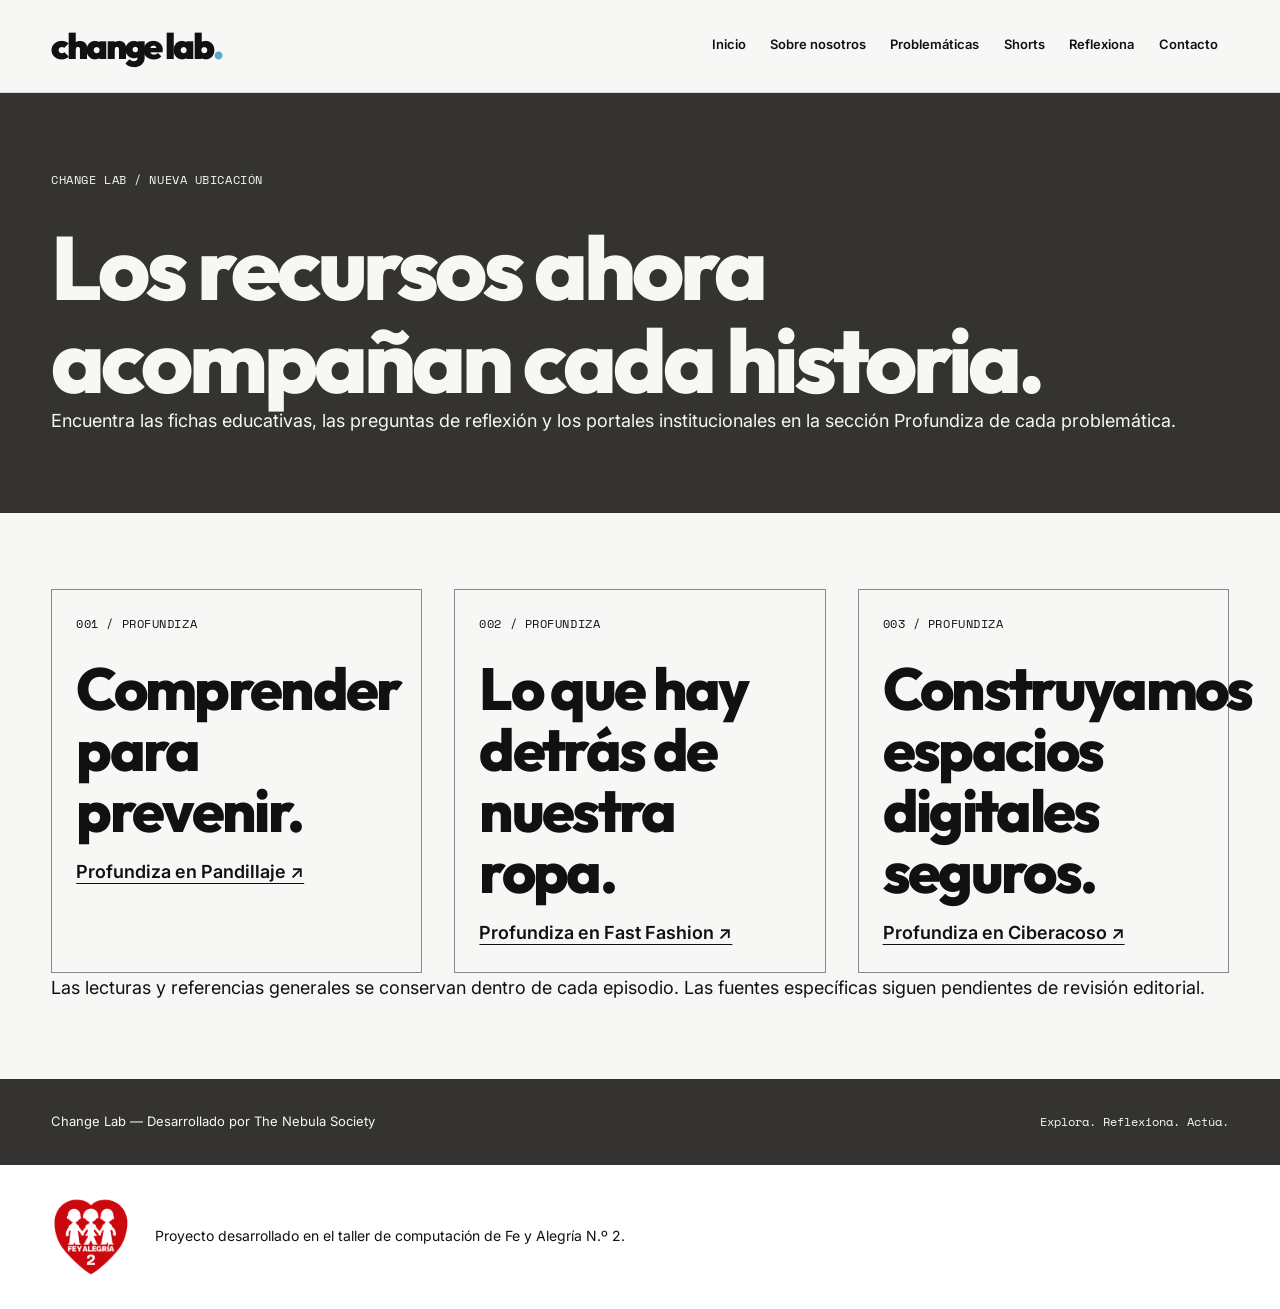
<file: recursos.html>
﻿<!doctype html>
<html lang="es">
<head>
  <meta charset="utf-8">
  <meta name="viewport" content="width=device-width, initial-scale=1">
  <meta name="description" content="Explora fichas educativas de Change Lab sobre prevención juvenil, moda rápida y convivencia digital para complementar nuestras frutinovelas.">
  <meta name="theme-color" content="#F7F7F5">
  <title>Recursos — Change Lab</title>
  <link rel="preconnect" href="https://fonts.googleapis.com">
  <link rel="preconnect" href="https://fonts.gstatic.com" crossorigin>
  <link href="https://fonts.googleapis.com/css2?family=Inter:wght@400;600&amp;family=Outfit:wght@800;900&amp;family=Space+Mono:wght@400&amp;display=swap" rel="stylesheet">
  <link rel="stylesheet" href="css/styles.css">
  <link rel="stylesheet" href="css/components.css">
  <link rel="stylesheet" href="css/responsive.css">
  <link rel="stylesheet" href="css/topics.css">
  <link rel="stylesheet" href="css/resources.css">
  <script type="module" src="js/main.js"></script>

</head>
<body>
  <a class="skip-link" href="#contenido">Saltar al contenido</a>
  <header class="site-header">
    <div class="container header-inner">
      <a class="brand" href="index.html" aria-label="Change Lab — Inicio">change lab<span class="brand__dot" aria-hidden="true">.</span></a>
      <button class="menu-toggle" type="button" aria-expanded="false" aria-controls="navegacion" hidden>Menú <svg class="icon" viewBox="0 0 24 24" aria-hidden="true" focusable="false"><path d="M4 6h16M4 12h16M4 18h16"/></svg></button>
      <nav class="site-nav" id="navegacion" aria-label="Navegación principal">
        <a href="index.html">Inicio</a>
        <a href="sobre-nosotros.html">Sobre nosotros</a>
        <a href="problematicas.html">Problemáticas</a>
        <a href="shorts.html">Shorts</a>
        <a href="reflexiona.html">Reflexiona</a>
        <a href="contacto.html">Contacto</a>
      </nav>
    </div>
  </header>
  <main id="contenido" tabindex="-1"><section class="surface--dark section-shell"><div class="container"><p class="eyebrow">CHANGE LAB / NUEVA UBICACIÓN</p><h1>Los recursos ahora acompañan cada historia.</h1><p>Encuentra las fichas educativas, las preguntas de reflexión y los portales institucionales en la sección Profundiza de cada problemática.</p></div></section><section class="container section-shell" id="biblioteca" aria-label="Nuevas ubicaciones"><div class="library-grid"><article class="card library-card"><div class="library-card__body"><p class="label">001 / PROFUNDIZA</p><h2 class="card__title">Comprender para prevenir.</h2><a class="text-link" href="temas/pandillaje.html#profundiza">Profundiza en Pandillaje ↗</a></div></article><article class="card library-card"><div class="library-card__body"><p class="label">002 / PROFUNDIZA</p><h2 class="card__title">Lo que hay detrás de nuestra ropa.</h2><a class="text-link" href="temas/fast-fashion.html#profundiza">Profundiza en Fast Fashion ↗</a></div></article><article class="card library-card"><div class="library-card__body"><p class="label">003 / PROFUNDIZA</p><h2 class="card__title">Construyamos espacios digitales seguros.</h2><a class="text-link" href="temas/ciberacoso.html#profundiza">Profundiza en Ciberacoso ↗</a></div></article></div><div id="sources-title"><p>Las lecturas y referencias generales se conservan dentro de cada episodio. Las fuentes específicas siguen pendientes de revisión editorial.</p></div></section></main>
  <footer class="site-footer">
    <div class="container footer-inner">
      <p>Change Lab — Desarrollado por The Nebula Society</p>
      <p class="footer-note">Explora. Reflexiona. Actúa.</p>
    </div>
    <div class="institution-credit"><div class="container institution-credit__inner"><img src="assets/images/identidad/logo-fya-web.webp" width="800" height="800" loading="lazy" decoding="async" alt="Fe y Alegría N.º 2"><p>Proyecto desarrollado en el taller de computación de Fe y Alegría N.º 2.</p></div></div>
  </footer>
</body>
</html>
</file>
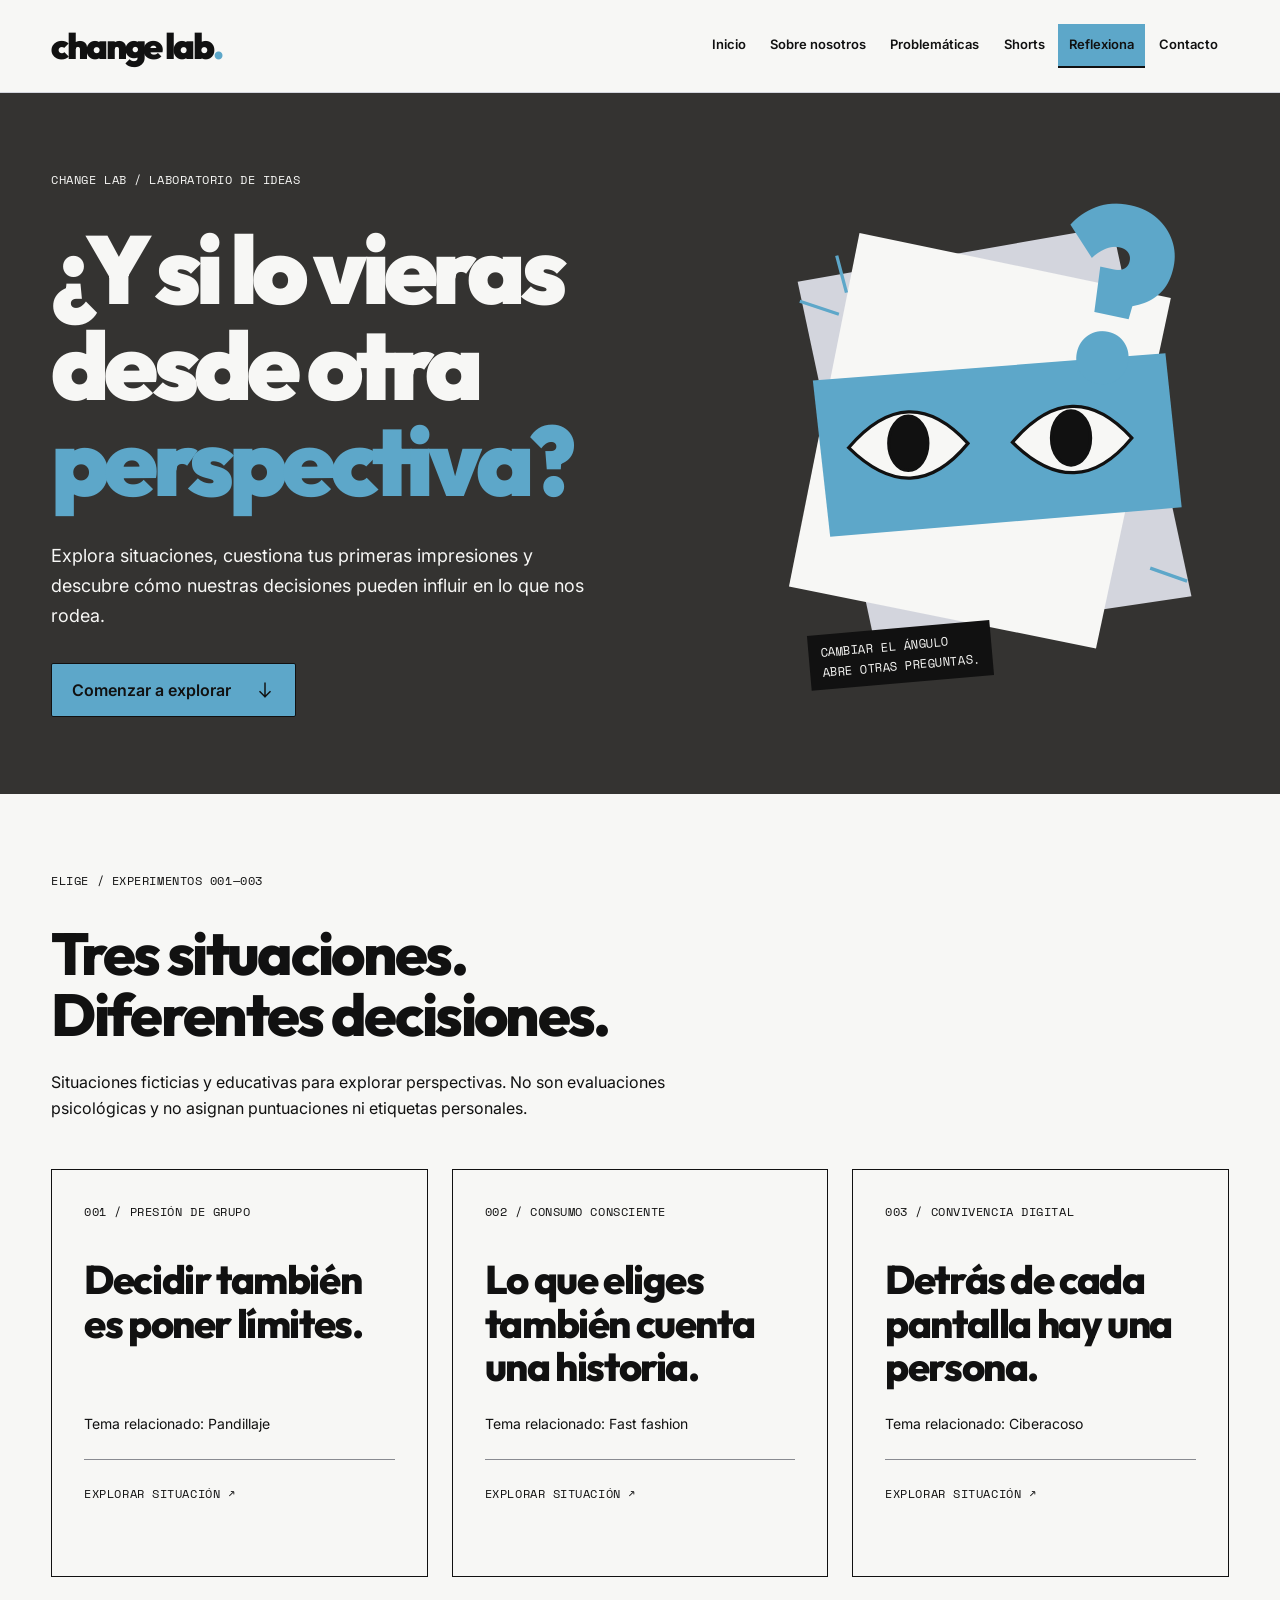
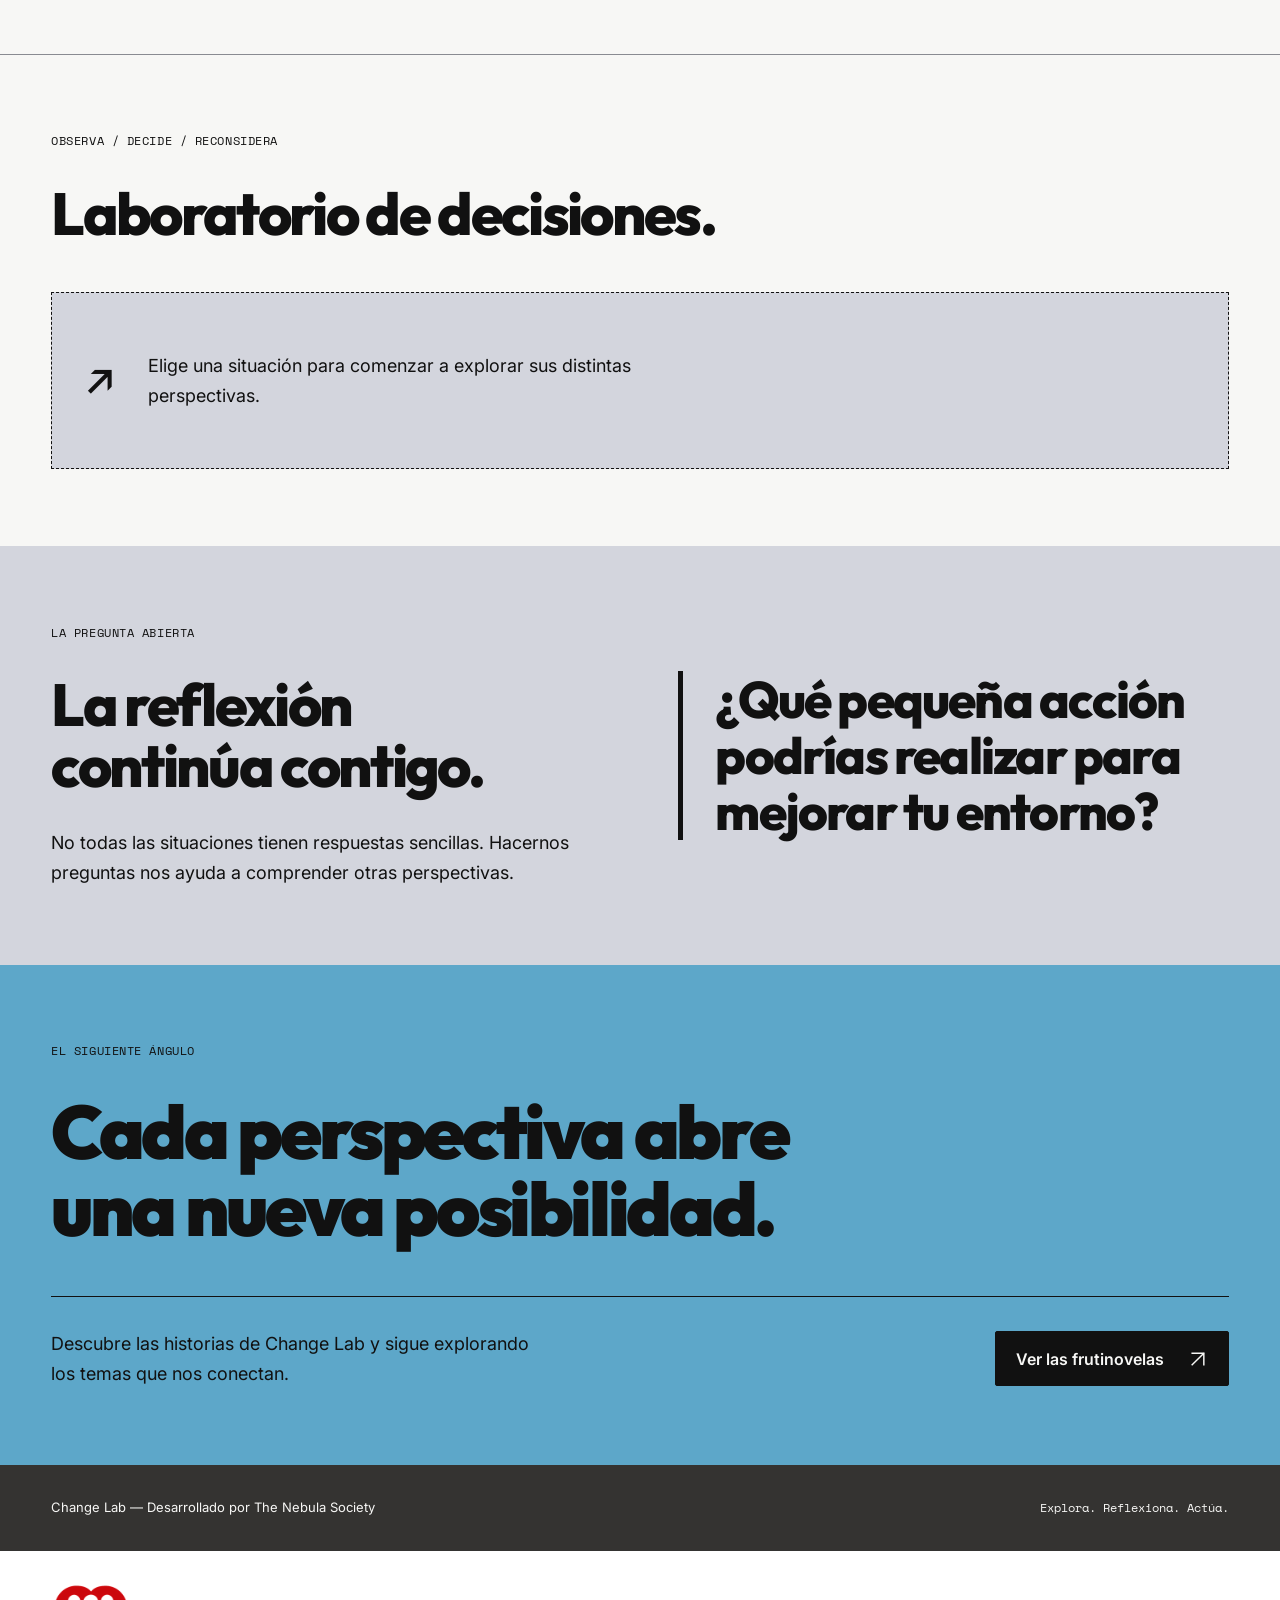
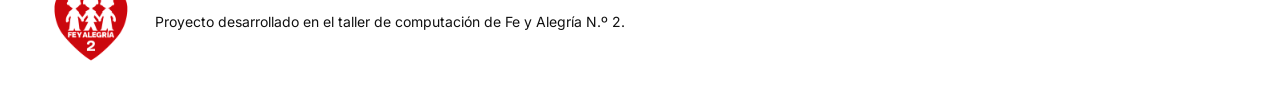
<file: reflexiona.html>
﻿<!doctype html>
<html lang="es">
<head>
  <meta charset="utf-8">
  <meta name="viewport" content="width=device-width, initial-scale=1">
  <meta name="description" content="Explora situaciones ficticias sobre presión de grupo, consumo y convivencia digital en el laboratorio de decisiones de Change Lab.">
  <meta name="theme-color" content="#F7F7F5">
  <title>Reflexiona — Change Lab</title>
  <link rel="preconnect" href="https://fonts.googleapis.com">
  <link rel="preconnect" href="https://fonts.gstatic.com" crossorigin>
  <link href="https://fonts.googleapis.com/css2?family=Inter:wght@400;600&amp;family=Outfit:wght@800;900&amp;family=Space+Mono:wght@400&amp;display=swap" rel="stylesheet">
  <link rel="stylesheet" href="css/styles.css">
  <link rel="stylesheet" href="css/components.css">
  <link rel="stylesheet" href="css/responsive.css">
  <link rel="stylesheet" href="css/reflection.css">
  <script type="module" src="js/main.js"></script>
  <script type="module" src="js/reflection.js"></script>
</head>
<body>
  <a class="skip-link" href="#contenido">Saltar al contenido</a>
  <header class="site-header">
    <div class="container header-inner">
      <a class="brand" href="index.html" aria-label="Change Lab — Inicio">change lab<span class="brand__dot" aria-hidden="true">.</span></a>
      <button class="menu-toggle" type="button" aria-expanded="false" aria-controls="navegacion" hidden>Menú <svg class="icon" viewBox="0 0 24 24" aria-hidden="true" focusable="false"><path d="M4 6h16M4 12h16M4 18h16"/></svg></button>
      <nav class="site-nav" id="navegacion" aria-label="Navegación principal">
        <a href="index.html">Inicio</a>
        <a href="sobre-nosotros.html">Sobre nosotros</a>
        <a href="problematicas.html">Problemáticas</a>
        <a href="shorts.html">Shorts</a>
        <a href="reflexiona.html" aria-current="page">Reflexiona</a>
        <a href="contacto.html">Contacto</a>
      </nav>
    </div>
  </header>
  <main class="reflection" id="contenido" tabindex="-1" data-decision-lab>
    <section class="surface--dark section-shell reflection-hero" aria-labelledby="page-title">
      <div class="container reflection-hero__layout">
        <div><p class="eyebrow">CHANGE LAB / LABORATORIO DE IDEAS</p><h1 id="page-title">¿Y si lo vieras desde otra <span>perspectiva?</span></h1><p class="reflection-lead">Explora situaciones, cuestiona tus primeras impresiones y descubre cómo nuestras decisiones pueden influir en lo que nos rodea.</p><a class="button button--primary" href="#experiencias">Comenzar a explorar <svg class="icon" viewBox="0 0 24 24" aria-hidden="true" focusable="false"><path d="M12 4v16m-6-6 6 6 6-6"/></svg></a></div>
        <div class="reflection-collage" aria-hidden="true"><svg viewBox="0 0 440 480" focusable="false"><path d="m43 91 290-51 73 341-292 43Z" fill="var(--fog)"/><path d="m100 46 287 60-69 323-283-57Z" fill="var(--off-white)"/><path d="m57 182 325-25 15 142-324 27Z" fill="var(--blue)"/><g fill="var(--off-white)" stroke="var(--ink)" stroke-width="3"><path d="M90 244q55-64 110-4-51 62-110 4Zm151-5q55-64 110-4-51 62-110 4Z"/><ellipse cx="145" cy="240" rx="18" ry="25" fill="var(--ink)"/><ellipse cx="295" cy="235" rx="18" ry="25" fill="var(--ink)"/></g><path d="m81 121-36-12m43-8-9-34m289 288 34 12" stroke="var(--blue)" stroke-width="3"/></svg><span class="reflection-collage__question">?</span><span class="label reflection-collage__note">CAMBIAR EL ÁNGULO<br>ABRE OTRAS PREGUNTAS.</span></div>
      </div>
    </section>

    <section class="container section-shell reflection-selection" id="experiencias" aria-labelledby="experiences-title">
      <header class="reflection-heading"><p class="eyebrow">ELIGE / EXPERIMENTOS 001—003</p><h2 id="experiences-title">Tres situaciones.<br>Diferentes decisiones.</h2><p>Situaciones ficticias y educativas para explorar perspectivas. No son evaluaciones psicológicas y no asignan puntuaciones ni etiquetas personales.</p></header>
      <div class="lab-selectors" data-experience-selectors>
          <a class="card lab-selector" href="#situacion-presion-de-grupo"><span class="label">001 / PRESIÓN DE GRUPO</span><span class="lab-selector__title">Decidir también es poner límites.</span><span class="lab-selector__topic">Tema relacionado: Pandillaje</span><span class="label lab-selector__action">Explorar situación ↗</span></a>
          <a class="card lab-selector" href="#situacion-consumo-consciente"><span class="label">002 / CONSUMO CONSCIENTE</span><span class="lab-selector__title">Lo que eliges también cuenta una historia.</span><span class="lab-selector__topic">Tema relacionado: Fast fashion</span><span class="label lab-selector__action">Explorar situación ↗</span></a>
          <a class="card lab-selector" href="#situacion-convivencia-digital"><span class="label">003 / CONVIVENCIA DIGITAL</span><span class="lab-selector__title">Detrás de cada pantalla hay una persona.</span><span class="lab-selector__topic">Tema relacionado: Ciberacoso</span><span class="label lab-selector__action">Explorar situación ↗</span></a>
      </div>
    </section>

    <section class="reflection-lab section-shell" id="laboratorio" aria-labelledby="lab-title">
      <div class="container"><header class="reflection-heading"><p class="eyebrow">OBSERVA / DECIDE / RECONSIDERA</p><h2 id="lab-title">Laboratorio de decisiones.</h2></header>
        <p class="lab-announcer" data-lab-announcer role="status" aria-live="polite" aria-atomic="true"></p>
        <div class="lab-idle" data-lab-idle hidden><span aria-hidden="true">↗</span><p>Elige una situación para comenzar a explorar sus distintas perspectivas.</p></div>
        <div id="decision-panel" class="decision-panel" data-decision-panel role="region" aria-labelledby="decision-title" hidden>
          <div class="decision-context"><p class="label" data-decision-label></p><h3 id="decision-title" data-decision-title tabindex="-1"></h3><p class="decision-context__story" id="decision-context" data-decision-context></p><a class="text-link decision-related" data-decision-related>Explorar la frutinovela relacionada</a></div>
          <div class="decision-actions"><div class="decision-options" role="group" aria-label="Decisiones posibles" aria-describedby="decision-context" data-decision-options></div>
            <div class="decision-response" role="status" aria-live="polite" aria-atomic="true"><p class="label">OTRA MIRADA</p><p data-decision-feedback>Elige una respuesta para explorar sus posibles implicaciones.</p><div class="decision-final" data-decision-final hidden><h4>Para reflexionar</h4><p data-decision-question></p></div></div>
            <div class="decision-tools"><button class="button button--secondary" type="button" data-decision-retry hidden>Explorar otra respuesta</button><button class="text-link decision-change" type="button" data-decision-change>Elegir otra situación</button></div>
          </div>
        </div>
        <div class="lab-fallback" data-lab-fallback><p>También puedes abrir cada situación y leer las distintas posibilidades sin activar JavaScript.</p>
        <details class="lab-reading" id="situacion-presion-de-grupo"><summary>001 / Decidir también es poner límites.</summary><div><p>Una persona de tu grupo de amistades insiste en que participes en una actividad que te parece peligrosa. Te preocupa que se molesten si te niegas.</p><ol><li><h3>A. Aceptar para evitar que se molesten.</h3><p>Aceptar por presión puede ponerte en una situación de riesgo. Tienes derecho a establecer límites, aunque otras personas no estén de acuerdo.</p></li>
<li><h3>B. Expresar que no quieres participar y buscar apoyo.</h3><p>Establecer límites y buscar apoyo son respuestas que ayudan a proteger tu bienestar.</p></li>
<li><h3>C. No responder y esperar que la situación desaparezca.</h3><p>Esperar puede no resolver la presión. Considera comunicar tus límites y hablar con una persona adulta de confianza.</p></li></ol><p class="label">PARA REFLEXIONAR</p><p>¿Por qué puede ser difícil decir que no cuando sentimos presión de grupo?</p><a class="text-link" href="temas/pandillaje.html">Explorar la frutinovela de Pandillaje ↗</a></div></details>
        <details class="lab-reading" id="situacion-consumo-consciente"><summary>002 / Lo que eliges también cuenta una historia.</summary><div><p>Encuentras una prenda que está de moda. Te gusta, pero tienes ropa similar que todavía utilizas.</p><ol><li><h3>A. Comprar la nueva prenda sin pensarlo.</h3><p>Las compras impulsivas pueden aumentar el consumo de recursos. Preguntarte si realmente necesitas algo ayuda a tomar decisiones más conscientes.</p></li>
<li><h3>B. Revisar primero la ropa que ya tienes.</h3><p>Aprovechar lo que ya tienes puede prolongar la vida útil de tus prendas y evitar compras innecesarias.</p></li>
<li><h3>C. Investigar alternativas antes de decidir.</h3><p>Informarte sobre materiales, durabilidad y otras opciones puede ayudarte a elegir de forma más responsable. No existe una única opción adecuada para todas las personas.</p></li></ol><p class="label">PARA REFLEXIONAR</p><p>¿Qué factores influyen más en nuestras decisiones al comprar ropa?</p><a class="text-link" href="temas/fast-fashion.html">Explorar la frutinovela de Fast fashion ↗</a></div></details>
        <details class="lab-reading" id="situacion-convivencia-digital"><summary>003 / Detrás de cada pantalla hay una persona.</summary><div><p>En un grupo de mensajes empiezan a burlarse repetidamente de un compañero y comparten contenido para ridiculizarlo.</p><ol><li><h3>A. Reenviar el contenido para seguir la conversación.</h3><p>Difundir contenido ofensivo puede ampliar el daño. Evitar compartirlo es una manera de no contribuir al acoso.</p></li>
<li><h3>B. No compartirlo y buscar apoyo o utilizar las herramientas de reporte.</h3><p>No difundir el contenido y buscar apoyo ayuda a proteger a la persona afectada y a promover espacios digitales más seguros.</p></li>
<li><h3>C. Quedarte al margen sin hacer nada.</h3><p>No participar en las burlas evita sumar daño, pero buscar ayuda de una persona de confianza también puede marcar una diferencia.</p></li></ol><p class="label">PARA REFLEXIONAR</p><p>¿Cómo podemos demostrar empatía incluso cuando estamos detrás de una pantalla?</p><a class="text-link" href="temas/ciberacoso.html">Explorar la frutinovela de Ciberacoso ↗</a></div></details>
        </div>
      </div>
    </section>

    <section class="surface--fog section-shell reflection-open" aria-labelledby="open-title"><div class="container reflection-open__layout"><div><p class="eyebrow">LA PREGUNTA ABIERTA</p><h2 id="open-title">La reflexión continúa contigo.</h2><p>No todas las situaciones tienen respuestas sencillas. Hacernos preguntas nos ayuda a comprender otras perspectivas.</p></div><blockquote><p>¿Qué pequeña acción podrías realizar para mejorar tu entorno?</p></blockquote></div></section>

    <section class="surface--blue section-shell reflection-closing" aria-labelledby="closing-title"><div class="container"><p class="eyebrow">EL SIGUIENTE ÁNGULO</p><h2 id="closing-title">Cada perspectiva abre una nueva posibilidad.</h2><div class="reflection-closing__bottom"><p>Descubre las historias de Change Lab y sigue explorando los temas que nos conectan.</p><a class="button" href="problematicas.html">Ver las frutinovelas <svg class="icon" viewBox="0 0 24 24" aria-hidden="true" focusable="false"><path d="M5 19 19 5M5 5h14v14"/></svg></a></div></div></section>
  </main>
  <footer class="site-footer">
    <div class="container footer-inner">
      <p>Change Lab — Desarrollado por The Nebula Society</p>
      <p class="footer-note">Explora. Reflexiona. Actúa.</p>
    </div>
    <div class="institution-credit"><div class="container institution-credit__inner"><img src="assets/images/identidad/logo-fya-web.webp" width="800" height="800" loading="lazy" decoding="async" alt="Fe y Alegría N.º 2"><p>Proyecto desarrollado en el taller de computación de Fe y Alegría N.º 2.</p></div></div>
  </footer>
</body>
</html>
</file>
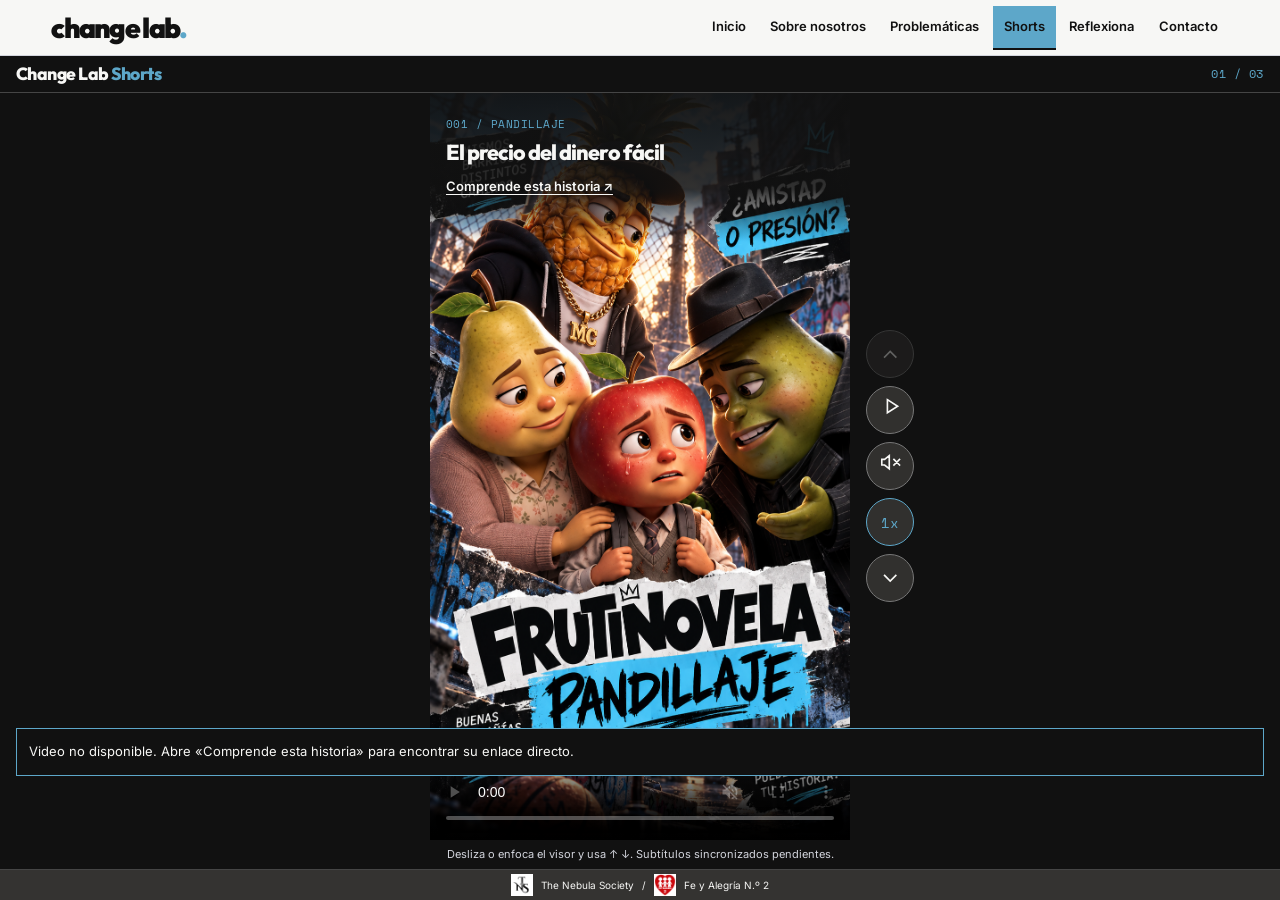
<file: shorts.html>
<!doctype html>
<html lang="es">
<head>
  <meta charset="utf-8">
  <meta name="viewport" content="width=device-width, initial-scale=1, viewport-fit=cover">
  <meta name="description" content="Explora nuestras frutinovelas y descubre cómo una historia puede abrir nuevas perspectivas.">
  <meta name="theme-color" content="#111111">
  <title>Change Lab Shorts — Change Lab</title>
  <link rel="preconnect" href="https://fonts.googleapis.com">
  <link rel="preconnect" href="https://fonts.gstatic.com" crossorigin>
  <link href="https://fonts.googleapis.com/css2?family=Inter:wght@400;600&amp;family=Outfit:wght@800;900&amp;family=Space+Mono:wght@400&amp;display=swap" rel="stylesheet">
  <link rel="stylesheet" href="css/styles.css">
  <link rel="stylesheet" href="css/components.css">
  <link rel="stylesheet" href="css/responsive.css">
  <link rel="stylesheet" href="css/shorts.css">
  <script type="module" src="js/main.js"></script>
  <script type="module" src="js/shorts.js"></script>
</head>
<body class="shorts-layout">
  <a class="skip-link" href="#contenido">Saltar al contenido</a>
  <header class="site-header">
    <div class="container header-inner">
      <a class="brand" href="index.html" aria-label="Change Lab — Inicio">change lab<span class="brand__dot" aria-hidden="true">.</span></a>
      <button class="menu-toggle" type="button" aria-expanded="false" aria-controls="navegacion" hidden>Menú <svg class="icon" viewBox="0 0 24 24" aria-hidden="true" focusable="false"><path d="M4 6h16M4 12h16M4 18h16"/></svg></button>
      <nav class="site-nav" id="navegacion" aria-label="Navegación principal">
        <a href="index.html">Inicio</a>
        <a href="sobre-nosotros.html">Sobre nosotros</a>
        <a href="problematicas.html">Problemáticas</a>
        <a href="shorts.html" aria-current="page">Shorts</a>
        <a href="reflexiona.html">Reflexiona</a>
        <a href="contacto.html">Contacto</a>
      </nav>
    </div>
  </header>
  <main class="shorts-page" id="contenido" tabindex="-1" data-shorts>
  <div class="shorts-bar"><h1 id="page-title">Change Lab <span>Shorts</span></h1><p class="label shorts-counter" data-counter role="status" aria-live="polite" aria-atomic="true">01 / 03</p></div>
  <div class="shorts-viewer">
    <div class="shorts-feed" data-shorts-feed tabindex="0" role="region" aria-label="Visor de frutinovelas" aria-describedby="shorts-help">
      <section class="short-panel" id="pandillaje" aria-labelledby="title-pandillaje" data-title="El precio del dinero fácil"><div class="reel-frame">
  <video src="assets/videos/pandillaje.mp4" poster="assets/episodios/pandillaje/portada-pandillaje.png" width="720" height="1280" controls muted playsinline preload="none" aria-label="Frutinovela: El precio del dinero fácil">Tu navegador no admite video HTML5. <a href="assets/videos/pandillaje.mp4">Abrir el video</a>.</video>
  <div class="reel-meta"><p class="label">001 / PANDILLAJE</p><h2 id="title-pandillaje">El precio del dinero fácil</h2><a href="temas/pandillaje.html" aria-label="Comprende esta historia: El precio del dinero fácil">Comprende esta historia ↗</a></div>
</div></section>
<section class="short-panel" id="fast-fashion" aria-labelledby="title-fast-fashion" data-title="Detrás de la etiqueta"><div class="reel-frame">
  <video src="assets/videos/fast-fashion-web.mp4" poster="assets/episodios/fast-fashion/portada-fast-fashion-web.webp" width="720" height="1280" controls muted playsinline preload="none" aria-label="Frutinovela: Detrás de la etiqueta">Tu navegador no admite video HTML5. <a href="assets/videos/fast-fashion-web.mp4">Abrir el video</a>.</video>
  <div class="reel-meta"><p class="label">002 / FAST FASHION</p><h2 id="title-fast-fashion">Detrás de la etiqueta</h2><a href="temas/fast-fashion.html" aria-label="Comprende esta historia: Detrás de la etiqueta">Comprende esta historia ↗</a></div>
</div></section>
<section class="short-panel" id="ciberacoso" aria-labelledby="title-ciberacoso" data-title="Detrás de cada pantalla"><div class="reel-frame">
  <video src="assets/videos/ciberacoso.mp4" poster="assets/episodios/ciberacoso/portada-ciberacoso.png" width="1080" height="1920" controls muted playsinline preload="none" aria-label="Frutinovela: Detrás de cada pantalla">Tu navegador no admite video HTML5. <a href="assets/videos/ciberacoso.mp4">Abrir el video</a>.</video>
  <div class="reel-meta"><p class="label">003 / CIBERACOSO</p><h2 id="title-ciberacoso">Detrás de cada pantalla</h2><a href="temas/ciberacoso.html" aria-label="Comprende esta historia: Detrás de cada pantalla">Comprende esta historia ↗</a></div>
</div></section>
    </div>
    <div class="shorts-controls" data-controls role="group" aria-label="Controles del episodio activo" hidden>
      <button class="short-control " type="button" data-previous disabled aria-label="Episodio anterior"><svg class="icon" viewBox="0 0 24 24" aria-hidden="true" focusable="false"><path d="m6 15 6-6 6 6"/></svg></button>
      <button class="short-control " type="button" data-play aria-label="Reproducir video"><span data-play-icon><svg class="icon" viewBox="0 0 24 24" aria-hidden="true" focusable="false"><path d="m9 5 11 7-11 7Z"/></svg></span><span data-pause-icon hidden><svg class="icon" viewBox="0 0 24 24" aria-hidden="true" focusable="false"><path d="M8 5v14M16 5v14"/></svg></span></button>
      <button class="short-control " type="button" data-sound aria-pressed="false" aria-label="Activar sonido"><span data-muted-icon><svg class="icon" viewBox="0 0 24 24" aria-hidden="true" focusable="false"><path d="M11 5 6 9H3v6h3l5 4ZM16 9l6 6m0-6-6 6"/></svg></span><span data-sound-icon hidden><svg class="icon" viewBox="0 0 24 24" aria-hidden="true" focusable="false"><path d="M11 5 6 9H3v6h3l5 4ZM16 8c3 2 3 6 0 8m3-11c5 4 5 10 0 14"/></svg></span></button>
      <button class="short-control short-control--speed" type="button" data-speed aria-pressed="false" aria-label="Velocidad 1x. Cambiar a 2x">1x</button>
      <button class="short-control " type="button" data-next aria-label="Episodio siguiente"><svg class="icon" viewBox="0 0 24 24" aria-hidden="true" focusable="false"><path d="m6 9 6 6 6-6"/></svg></button>
    </div>
    <p class="shorts-message" data-status role="status" aria-live="polite" hidden></p>
  </div>
  <p class="shorts-help" id="shorts-help">Desliza o enfoca el visor y usa ↑ ↓. Subtítulos sincronizados pendientes.</p>
  <noscript><nav class="shorts-fallback" aria-label="Elegir episodio"><a href="#pandillaje">001</a> · <a href="#fast-fashion">002</a> · <a href="#ciberacoso">003</a></nav></noscript>
</main>
  <footer class="site-footer"><div class="shorts-footer"><img src="assets/images/identidad/isotipo-tns-web-f716e431.webp" width="22" height="22" alt="The Nebula Society"><p>The Nebula Society</p><span aria-hidden="true">/</span><img src="assets/images/identidad/logo-fya-web.webp" width="22" height="22" alt="Fe y Alegría N.º 2"><p>Fe y Alegría N.º 2</p></div></footer>
</body>
</html>
</file>
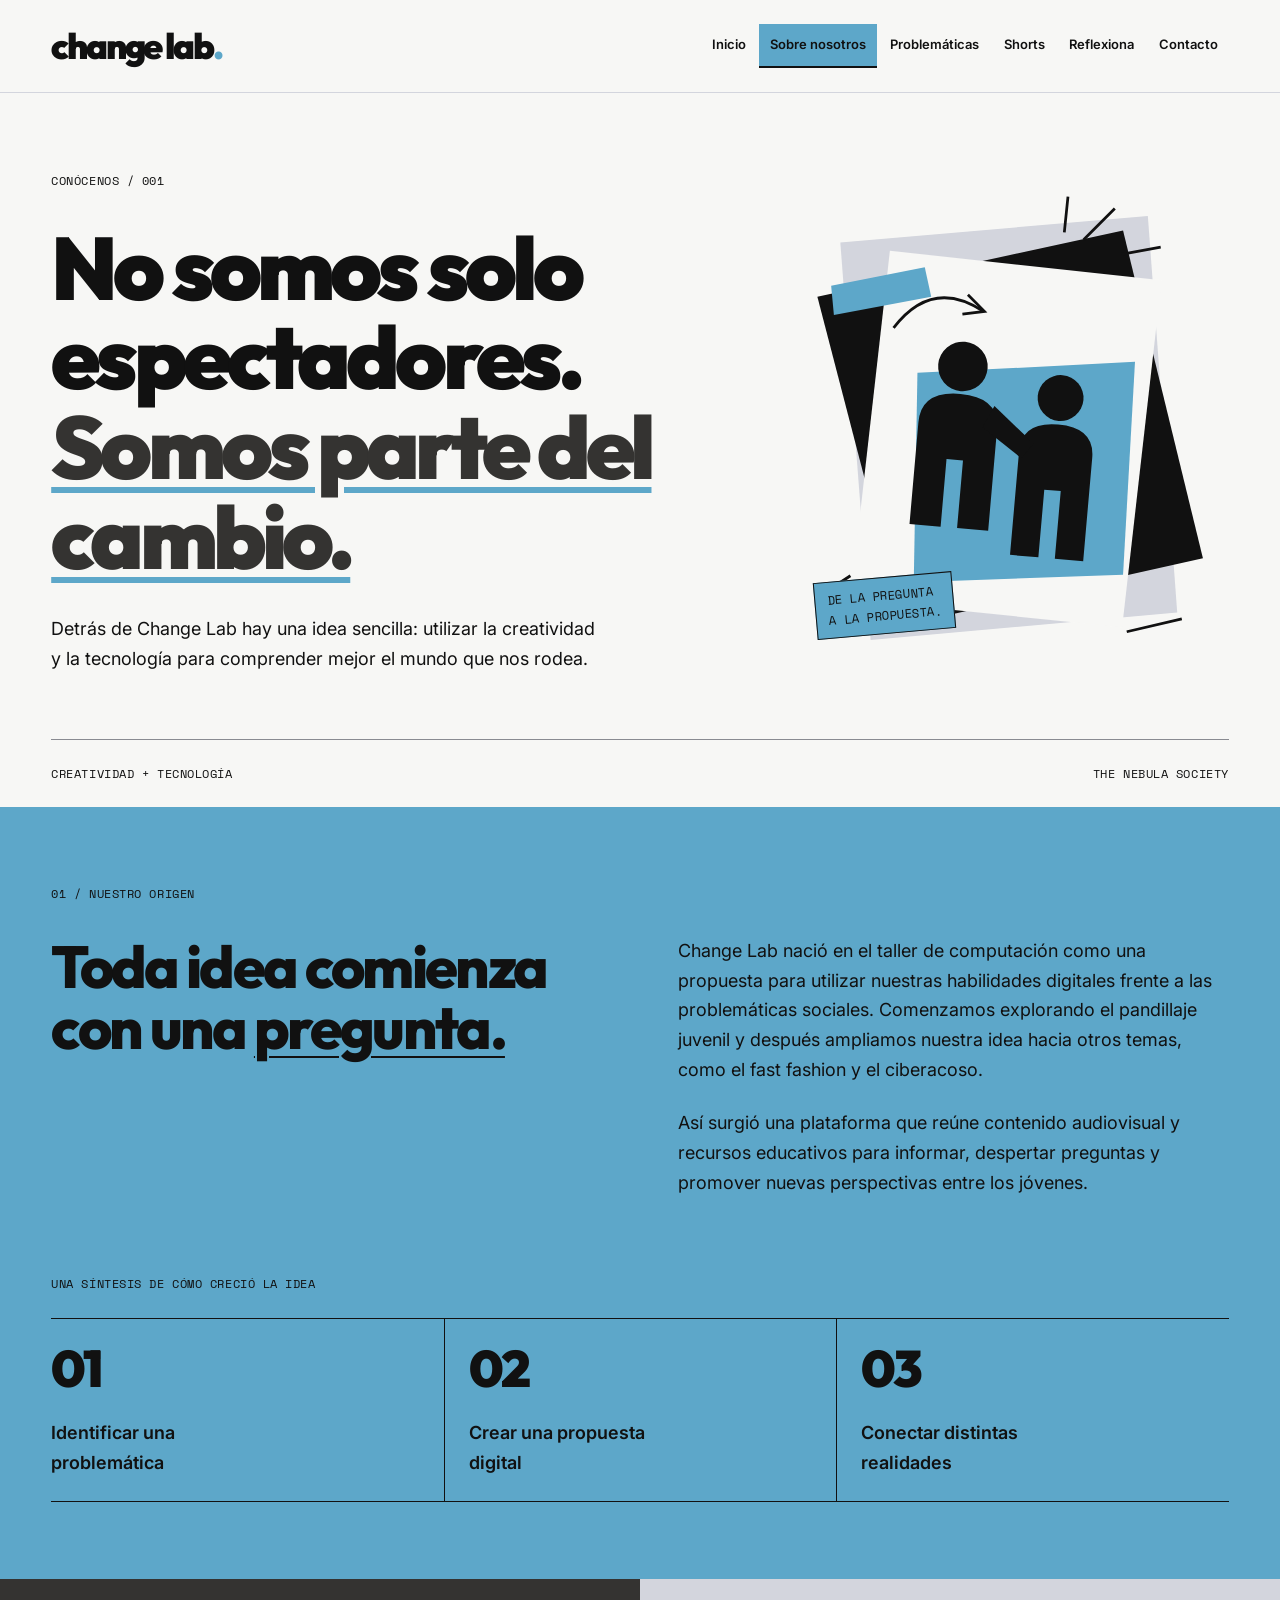
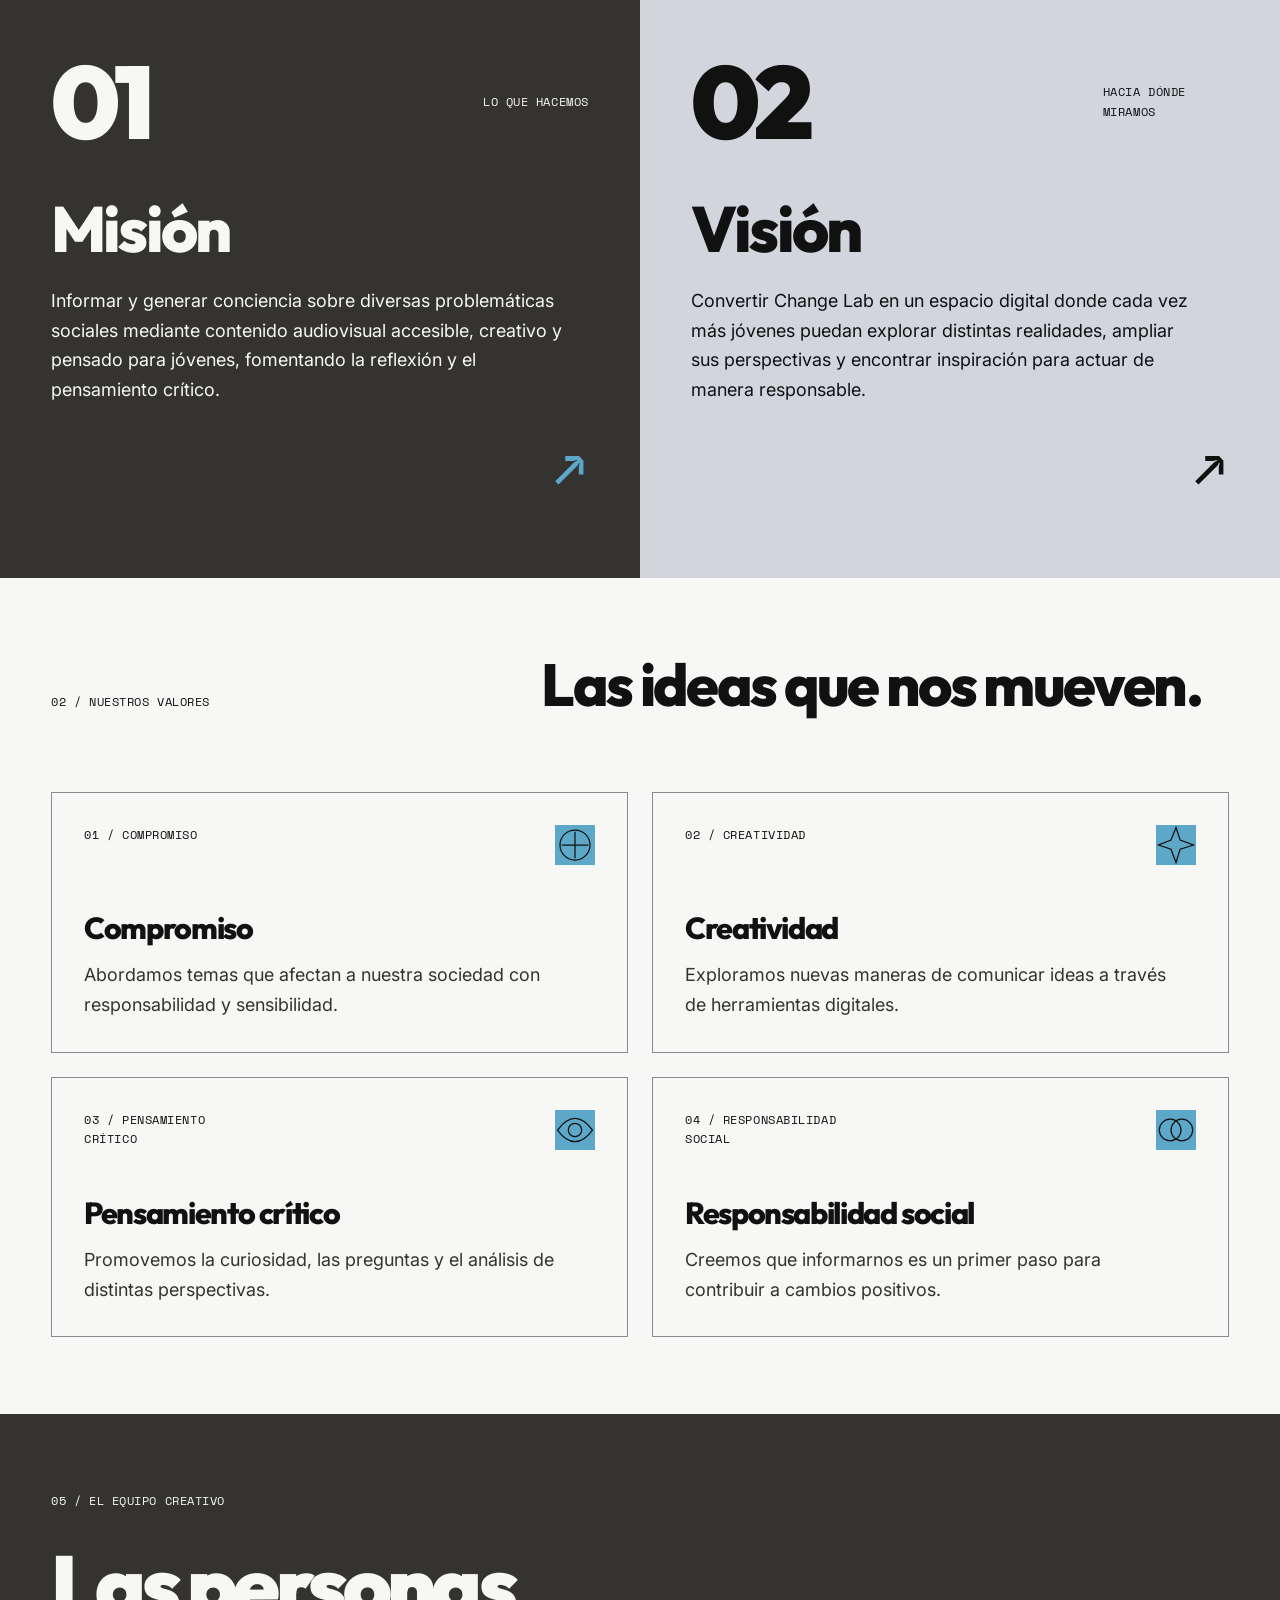
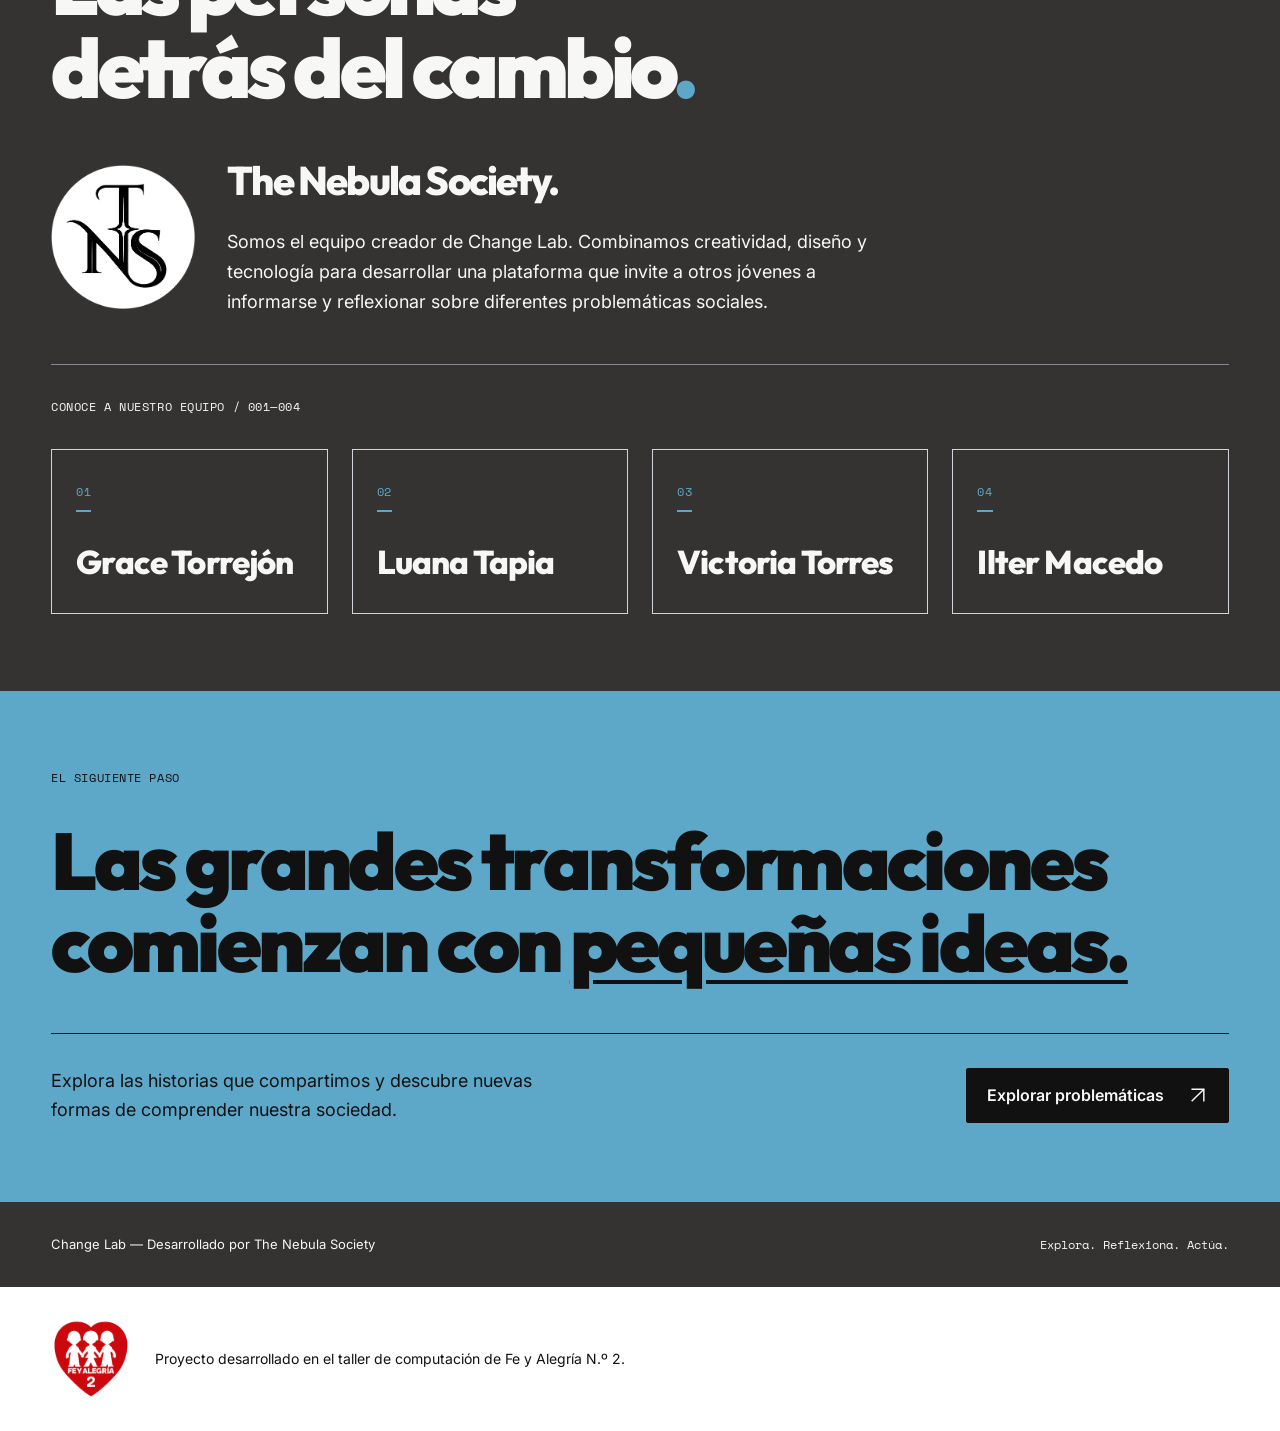
<file: sobre-nosotros.html>
﻿<!doctype html>
<html lang="es">
<head>
  <meta charset="utf-8">
  <meta name="viewport" content="width=device-width, initial-scale=1">
  <meta name="description" content="Conoce Change Lab, una plataforma educativa gratuita desarrollada por el equipo estudiantil The Nebula Society con recursos del taller de computación.">
  <meta name="theme-color" content="#F7F7F5">
  <title>Sobre nosotros — Change Lab</title>
  <link rel="preconnect" href="https://fonts.googleapis.com">
  <link rel="preconnect" href="https://fonts.gstatic.com" crossorigin>
  <link href="https://fonts.googleapis.com/css2?family=Inter:wght@400;600&amp;family=Outfit:wght@800;900&amp;family=Space+Mono:wght@400&amp;display=swap" rel="stylesheet">
  <link rel="stylesheet" href="css/styles.css">
  <link rel="stylesheet" href="css/components.css">
  <link rel="stylesheet" href="css/responsive.css">
  <link rel="stylesheet" href="css/about.css">
  <script type="module" src="js/main.js"></script>
</head>
<body>
  <a class="skip-link" href="#contenido">Saltar al contenido</a>
  <header class="site-header">
    <div class="container header-inner">
      <a class="brand" href="index.html" aria-label="Change Lab — Inicio">change lab<span class="brand__dot" aria-hidden="true">.</span></a>
      <button class="menu-toggle" type="button" aria-expanded="false" aria-controls="navegacion" hidden>Menú <svg class="icon" viewBox="0 0 24 24" aria-hidden="true" focusable="false"><path d="M4 6h16M4 12h16M4 18h16"/></svg></button>
      <nav class="site-nav" id="navegacion" aria-label="Navegación principal">
        <a href="index.html">Inicio</a>
        <a href="sobre-nosotros.html" aria-current="page">Sobre nosotros</a>
        <a href="problematicas.html">Problemáticas</a>
        <a href="shorts.html">Shorts</a>
        <a href="reflexiona.html">Reflexiona</a>
        <a href="contacto.html">Contacto</a>
      </nav>
    </div>
  </header>
  <main class="about" id="contenido" tabindex="-1">
    <section class="about-hero container" aria-labelledby="page-title">
      <div class="about-hero__text">
        <p class="eyebrow">CONÓCENOS / 001</p>
        <h1 id="page-title">No somos solo espectadores.<br><span>Somos parte del cambio.</span></h1>
        <p class="about-lead">Detrás de Change Lab hay una idea sencilla: utilizar la creatividad y la tecnología para comprender mejor el mundo que nos rodea.</p>
      </div>
      <div class="about-collage" aria-hidden="true">
        <svg viewBox="0 0 480 550" focusable="false">
          <path d="m57 79 335-29 32 432-334 30Z" fill="var(--fog)"/>
          <path d="m32 138 333-72 87 357-327 73Z" fill="var(--ink)"/>
          <path d="m111 88 296 32-43 378-296-30Z" fill="var(--off-white)"/>
          <path d="m141 221 237-12-13 232-228 8Z" fill="var(--blue)"/>
          <g fill="var(--ink)" transform="rotate(5 245 280)">
            <circle cx="185" cy="219" r="27"/>
            <path d="M142 395V284q0-35 43-35t43 35v111h-34v-74h-18v74Z"/>
            <circle cx="294" cy="244" r="25"/>
            <path d="M254 419V306q0-33 40-33t40 33v113h-31v-74h-18v74Z"/>
            <path d="m212 283 45 30 12-17-46-37Z"/>
          </g>
          <g fill="none" stroke="var(--ink)" stroke-width="3"><path d="m322 76 34-34m-55 26 4-39m58 63 43-8M68 442l-32 21m333 40 60-14"/><path d="M115 172q42-55 98-18"/><path d="m196 136 18 18-24 3"/></g>
          <path d="m47 126 102-20 7 32-106 20Z" fill="var(--blue)"/>
        </svg>
        <span class="label about-collage__caption">De la pregunta<br>a la propuesta.</span>
      </div>
      <div class="about-hero__rule label"><span>CREATIVIDAD + TECNOLOGÍA</span><span>THE NEBULA SOCIETY</span></div>
    </section>

    <section class="surface--blue section-shell about-story" aria-labelledby="story-title">
      <div class="container">
        <p class="eyebrow">01 / NUESTRO ORIGEN</p>
        <div class="about-story__grid">
          <h2 id="story-title">Toda idea comienza con una <span>pregunta.</span></h2>
          <div class="about-story__copy">
            <p>Change Lab nació en el taller de computación como una propuesta para utilizar nuestras habilidades digitales frente a las problemáticas sociales. Comenzamos explorando el pandillaje juvenil y después ampliamos nuestra idea hacia otros temas, como el fast fashion y el ciberacoso.</p>
            <p>Así surgió una plataforma que reúne contenido audiovisual y recursos educativos para informar, despertar preguntas y promover nuevas perspectivas entre los jóvenes.</p>
          </div>
        </div>
        <div class="about-evolution">
          <p class="label about-evolution__caption">Una síntesis de cómo creció la idea</p>
          <ol class="about-steps">
            <li><span class="about-steps__number" aria-hidden="true">01</span><span>Identificar una problemática</span></li>
            <li><span class="about-steps__number" aria-hidden="true">02</span><span>Crear una propuesta digital</span></li>
            <li><span class="about-steps__number" aria-hidden="true">03</span><span>Conectar distintas realidades</span></li>
          </ol>
        </div>
      </div>
    </section>

    <section class="about-purpose" aria-label="Misión y visión">
      <article class="surface--dark about-purpose__panel" aria-labelledby="mission-title">
        <div class="about-purpose__heading"><span class="about-purpose__number" aria-hidden="true">01</span><span class="label">LO QUE HACEMOS</span></div>
        <h2 id="mission-title">Misión</h2>
        <p>Informar y generar conciencia sobre diversas problemáticas sociales mediante contenido audiovisual accesible, creativo y pensado para jóvenes, fomentando la reflexión y el pensamiento crítico.</p>
        <span class="about-purpose__sign" aria-hidden="true">↗</span>
      </article>
      <article class="surface--fog about-purpose__panel" aria-labelledby="vision-title">
        <div class="about-purpose__heading"><span class="about-purpose__number" aria-hidden="true">02</span><span class="label">HACIA DÓNDE MIRAMOS</span></div>
        <h2 id="vision-title">Visión</h2>
        <p>Convertir Change Lab en un espacio digital donde cada vez más jóvenes puedan explorar distintas realidades, ampliar sus perspectivas y encontrar inspiración para actuar de manera responsable.</p>
        <span class="about-purpose__sign" aria-hidden="true">↗</span>
      </article>
    </section>

    <section class="section-shell about-values" aria-labelledby="values-title">
      <div class="container">
        <header class="about-values__heading"><p class="eyebrow">02 / NUESTROS VALORES</p><h2 id="values-title">Las ideas que nos mueven.</h2></header>
        <div class="about-values__grid">
          <article class="card about-value">
            <div class="about-value__index"><span class="label">01 / COMPROMISO</span><svg class="about-value__symbol" viewBox="0 0 48 48" aria-hidden="true" focusable="false"><path d="M8 24h32M24 8v32"/><circle cx="24" cy="24" r="18"/></svg></div>
            <h3 class="card__title">Compromiso</h3><p class="card__description">Abordamos temas que afectan a nuestra sociedad con responsabilidad y sensibilidad.</p>
          </article>
          <article class="card about-value">
            <div class="about-value__index"><span class="label">02 / CREATIVIDAD</span><svg class="about-value__symbol" viewBox="0 0 48 48" aria-hidden="true" focusable="false"><path d="m24 3 5 15 16 6-16 5-5 16-6-16-15-5 15-6Z"/></svg></div>
            <h3 class="card__title">Creatividad</h3><p class="card__description">Exploramos nuevas maneras de comunicar ideas a través de herramientas digitales.</p>
          </article>
          <article class="card about-value">
            <div class="about-value__index"><span class="label">03 / PENSAMIENTO CRÍTICO</span><svg class="about-value__symbol" viewBox="0 0 48 48" aria-hidden="true" focusable="false"><path d="M3 24q21-28 42 0Q24 52 3 24Z"/><circle cx="24" cy="24" r="8"/></svg></div>
            <h3 class="card__title">Pensamiento crítico</h3><p class="card__description">Promovemos la curiosidad, las preguntas y el análisis de distintas perspectivas.</p>
          </article>
          <article class="card about-value">
            <div class="about-value__index"><span class="label">04 / RESPONSABILIDAD SOCIAL</span><svg class="about-value__symbol" viewBox="0 0 48 48" aria-hidden="true" focusable="false"><circle cx="17" cy="24" r="13"/><circle cx="31" cy="24" r="13"/></svg></div>
            <h3 class="card__title">Responsabilidad social</h3><p class="card__description">Creemos que informarnos es un primer paso para contribuir a cambios positivos.</p>
          </article>
        </div>
      </div>
    </section>

    <section class="surface--dark section-shell about-team" aria-labelledby="team-title">
      <div class="container">
        <header class="about-team__heading">
          <p class="eyebrow">05 / EL EQUIPO CREATIVO</p>
          <h2 id="team-title">Las personas detrás del cambio<span>.</span></h2>
        </header>

        <div class="about-team__presentation">
          <div class="about-team__logo-frame">
            <img class="about-team__logo" src="assets/images/identidad/isotipo-tns.png?v=7922b81b68b6" width="800" height="800" loading="lazy" decoding="async" alt="Isotipo oficial de The Nebula Society">
          </div>
          <div class="about-team__copy">
            <h3>The Nebula Society.</h3>
            <p>Somos el equipo creador de Change Lab. Combinamos creatividad, diseño y tecnología para desarrollar una plataforma que invite a otros jóvenes a informarse y reflexionar sobre diferentes problemáticas sociales.</p>
          </div>
        </div>

        <div class="about-team__members" role="group" aria-labelledby="members-label">
          <p class="eyebrow" id="members-label">CONOCE A NUESTRO EQUIPO / 001—004</p>
          <ol class="about-team__cards" role="list">
            <li class="about-team__member"><span class="label about-team__number" aria-hidden="true">01</span><h3>Grace Torrejón</h3></li>
            <li class="about-team__member"><span class="label about-team__number" aria-hidden="true">02</span><h3>Luana Tapia</h3></li>
            <li class="about-team__member"><span class="label about-team__number" aria-hidden="true">03</span><h3>Victoria Torres</h3></li>
            <li class="about-team__member"><span class="label about-team__number" aria-hidden="true">04</span><h3>Ilter Macedo</h3></li>
          </ol>
        </div>

      </div>
    </section>

    <section class="surface--blue section-shell about-closing" aria-labelledby="closing-title">
      <div class="container">
        <p class="eyebrow">EL SIGUIENTE PASO</p>
        <h2 id="closing-title">Las grandes transformaciones comienzan con <span>pequeñas ideas.</span></h2>
        <div class="about-closing__bottom">
          <p>Explora las historias que compartimos y descubre nuevas formas de comprender nuestra sociedad.</p>
          <a class="button" href="problematicas.html">Explorar problemáticas <svg class="icon" viewBox="0 0 24 24" aria-hidden="true" focusable="false"><path d="M5 19 19 5M5 5h14v14"/></svg></a>
        </div>
      </div>
    </section>
  </main>
  <footer class="site-footer">
    <div class="container footer-inner">
      <p>Change Lab — Desarrollado por The Nebula Society</p>
      <p class="footer-note">Explora. Reflexiona. Actúa.</p>
    </div>
    <div class="institution-credit"><div class="container institution-credit__inner"><img src="assets/images/identidad/logo-fya-web.webp" width="800" height="800" loading="lazy" decoding="async" alt="Fe y Alegría N.º 2"><p>Proyecto desarrollado en el taller de computación de Fe y Alegría N.º 2.</p></div></div>
  </footer>
</body>
</html>
</file>
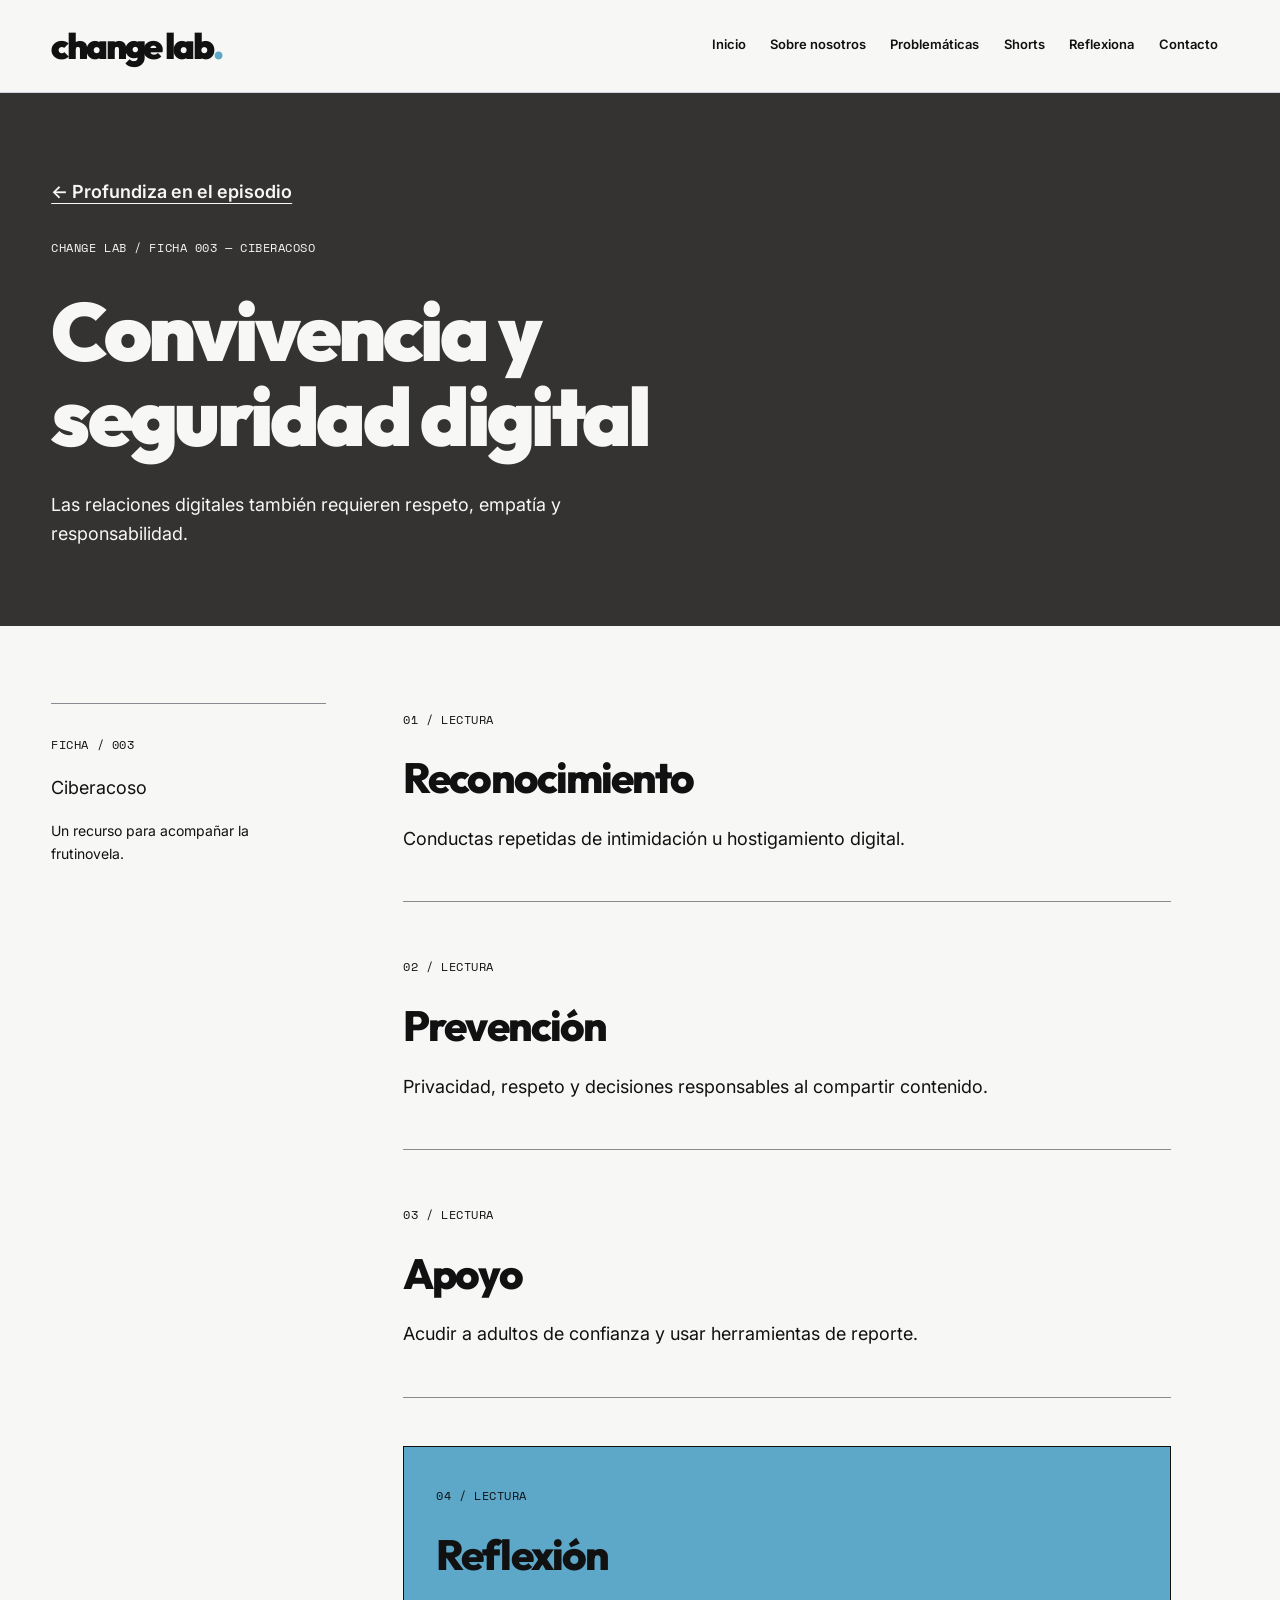
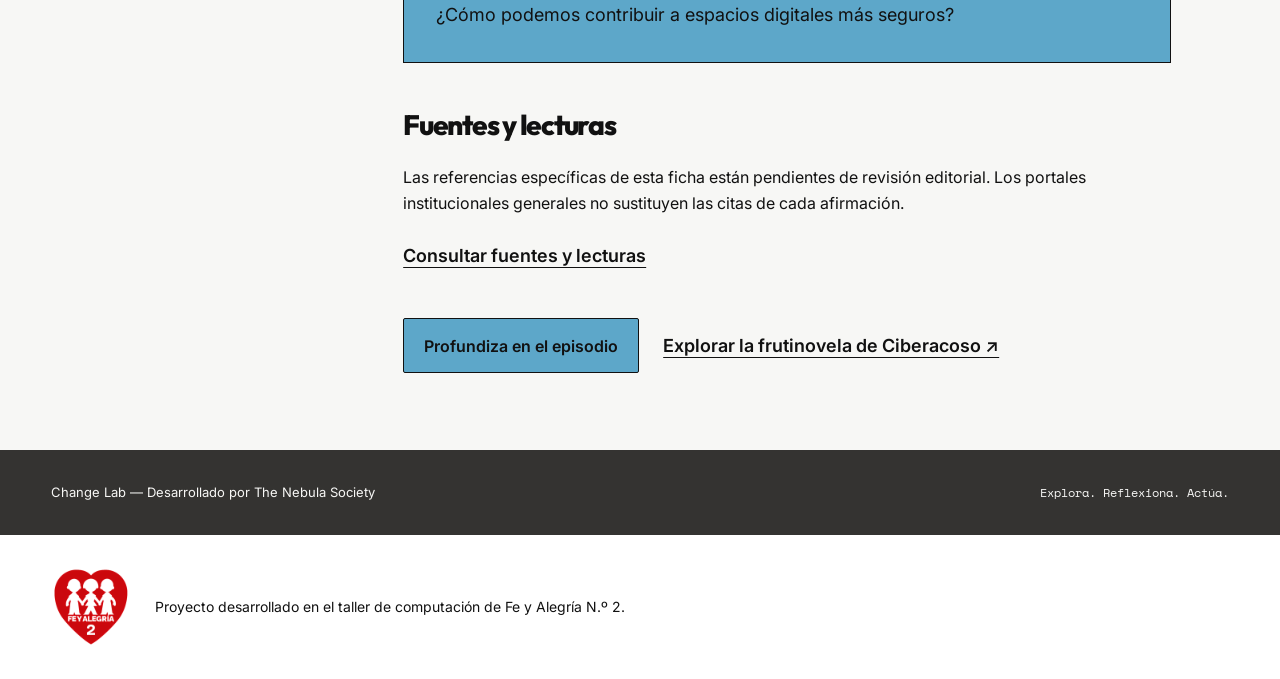
<file: recursos/convivencia-digital.html>
﻿<!doctype html>
<html lang="es">
<head>
  <meta charset="utf-8">
  <meta name="viewport" content="width=device-width, initial-scale=1">
  <meta name="description" content="Las relaciones digitales también requieren respeto, empatía y responsabilidad.">
  <meta name="theme-color" content="#F7F7F5">
  <title>Convivencia y seguridad digital — Change Lab</title>
  <link rel="preconnect" href="https://fonts.googleapis.com">
  <link rel="preconnect" href="https://fonts.gstatic.com" crossorigin>
  <link href="https://fonts.googleapis.com/css2?family=Inter:wght@400;600&amp;family=Outfit:wght@800;900&amp;family=Space+Mono:wght@400&amp;display=swap" rel="stylesheet">
  <link rel="stylesheet" href="../css/styles.css">
  <link rel="stylesheet" href="../css/components.css">
  <link rel="stylesheet" href="../css/responsive.css">
  <link rel="stylesheet" href="../css/resources.css">
  <script type="module" src="../js/main.js"></script>
  <script type="module" src="../js/resource-reader.js"></script>
</head>
<body>
  <a class="skip-link" href="#contenido">Saltar al contenido</a>
  <header class="site-header">
    <div class="container header-inner">
      <a class="brand" href="../index.html" aria-label="Change Lab — Inicio">change lab<span class="brand__dot" aria-hidden="true">.</span></a>
      <button class="menu-toggle" type="button" aria-expanded="false" aria-controls="navegacion" hidden>Menú <svg class="icon" viewBox="0 0 24 24" aria-hidden="true" focusable="false"><path d="M4 6h16M4 12h16M4 18h16"/></svg></button>
      <nav class="site-nav" id="navegacion" aria-label="Navegación principal">
        <a href="../index.html">Inicio</a>
        <a href="../sobre-nosotros.html">Sobre nosotros</a>
        <a href="../problematicas.html">Problemáticas</a>
        <a href="../shorts.html">Shorts</a>
        <a href="../reflexiona.html">Reflexiona</a>
        <a href="../contacto.html">Contacto</a>
      </nav>
    </div>
  </header>
  <main class="library-reader" id="contenido" tabindex="-1">
    <article>
      <header class="surface--dark section-shell reader-hero"><div class="container"><a class="text-link reader-back" href="../temas/ciberacoso.html#profundiza">← Profundiza en el episodio</a><p class="eyebrow">CHANGE LAB / FICHA 003 — Ciberacoso</p><h1>Convivencia y seguridad digital</h1><p class="reader-intro">Las relaciones digitales también requieren respeto, empatía y responsabilidad.</p></div></header>
      <div class="container reader-layout"><aside class="reader-margin" aria-label="Datos de la ficha"><p class="label">FICHA / 003</p><p>Ciberacoso</p><p class="reader-margin__note">Un recurso para acompañar la frutinovela.</p></aside><div class="reader-body">
        <section class="reader-block" aria-labelledby="apartado-1"><p class="label" aria-hidden="true">01 / LECTURA</p><h2 id="apartado-1">Reconocimiento</h2><p>Conductas repetidas de intimidación u hostigamiento digital.</p></section>
        <section class="reader-block" aria-labelledby="apartado-2"><p class="label" aria-hidden="true">02 / LECTURA</p><h2 id="apartado-2">Prevención</h2><p>Privacidad, respeto y decisiones responsables al compartir contenido.</p></section>
        <section class="reader-block" aria-labelledby="apartado-3"><p class="label" aria-hidden="true">03 / LECTURA</p><h2 id="apartado-3">Apoyo</h2><p>Acudir a adultos de confianza y usar herramientas de reporte.</p></section>
        <section class="reader-block reader-block--reflection" aria-labelledby="apartado-4"><p class="label" aria-hidden="true">04 / LECTURA</p><h2 id="apartado-4">Reflexión</h2><p>¿Cómo podemos contribuir a espacios digitales más seguros?</p></section>
        <section class="reader-references" aria-labelledby="reader-sources" data-resource-sources="convivencia-digital"><h2 id="reader-sources">Fuentes y lecturas</h2><p data-source-pending>Las referencias específicas de esta ficha están pendientes de revisión editorial. Los portales institucionales generales no sustituyen las citas de cada afirmación.</p><ul class="specific-sources__list" data-source-list hidden></ul><a class="text-link" href="../temas/ciberacoso.html#profundiza">Consultar fuentes y lecturas</a></section>
        <nav class="reader-navigation" aria-label="Continuar explorando"><a class="button button--primary" href="../temas/ciberacoso.html#profundiza">Profundiza en el episodio</a><a class="text-link reader-back" href="../temas/ciberacoso.html">Explorar la frutinovela de Ciberacoso ↗</a></nav>
      </div></div>
    </article>
  </main>
  <footer class="site-footer">
    <div class="container footer-inner">
      <p>Change Lab — Desarrollado por The Nebula Society</p>
      <p class="footer-note">Explora. Reflexiona. Actúa.</p>
    </div>
    <div class="institution-credit"><div class="container institution-credit__inner"><img src="../assets/images/identidad/logo-fya-web.webp" width="800" height="800" loading="lazy" decoding="async" alt="Fe y Alegría N.º 2"><p>Proyecto desarrollado en el taller de computación de Fe y Alegría N.º 2.</p></div></div>
  </footer>
</body>
</html>
</file>
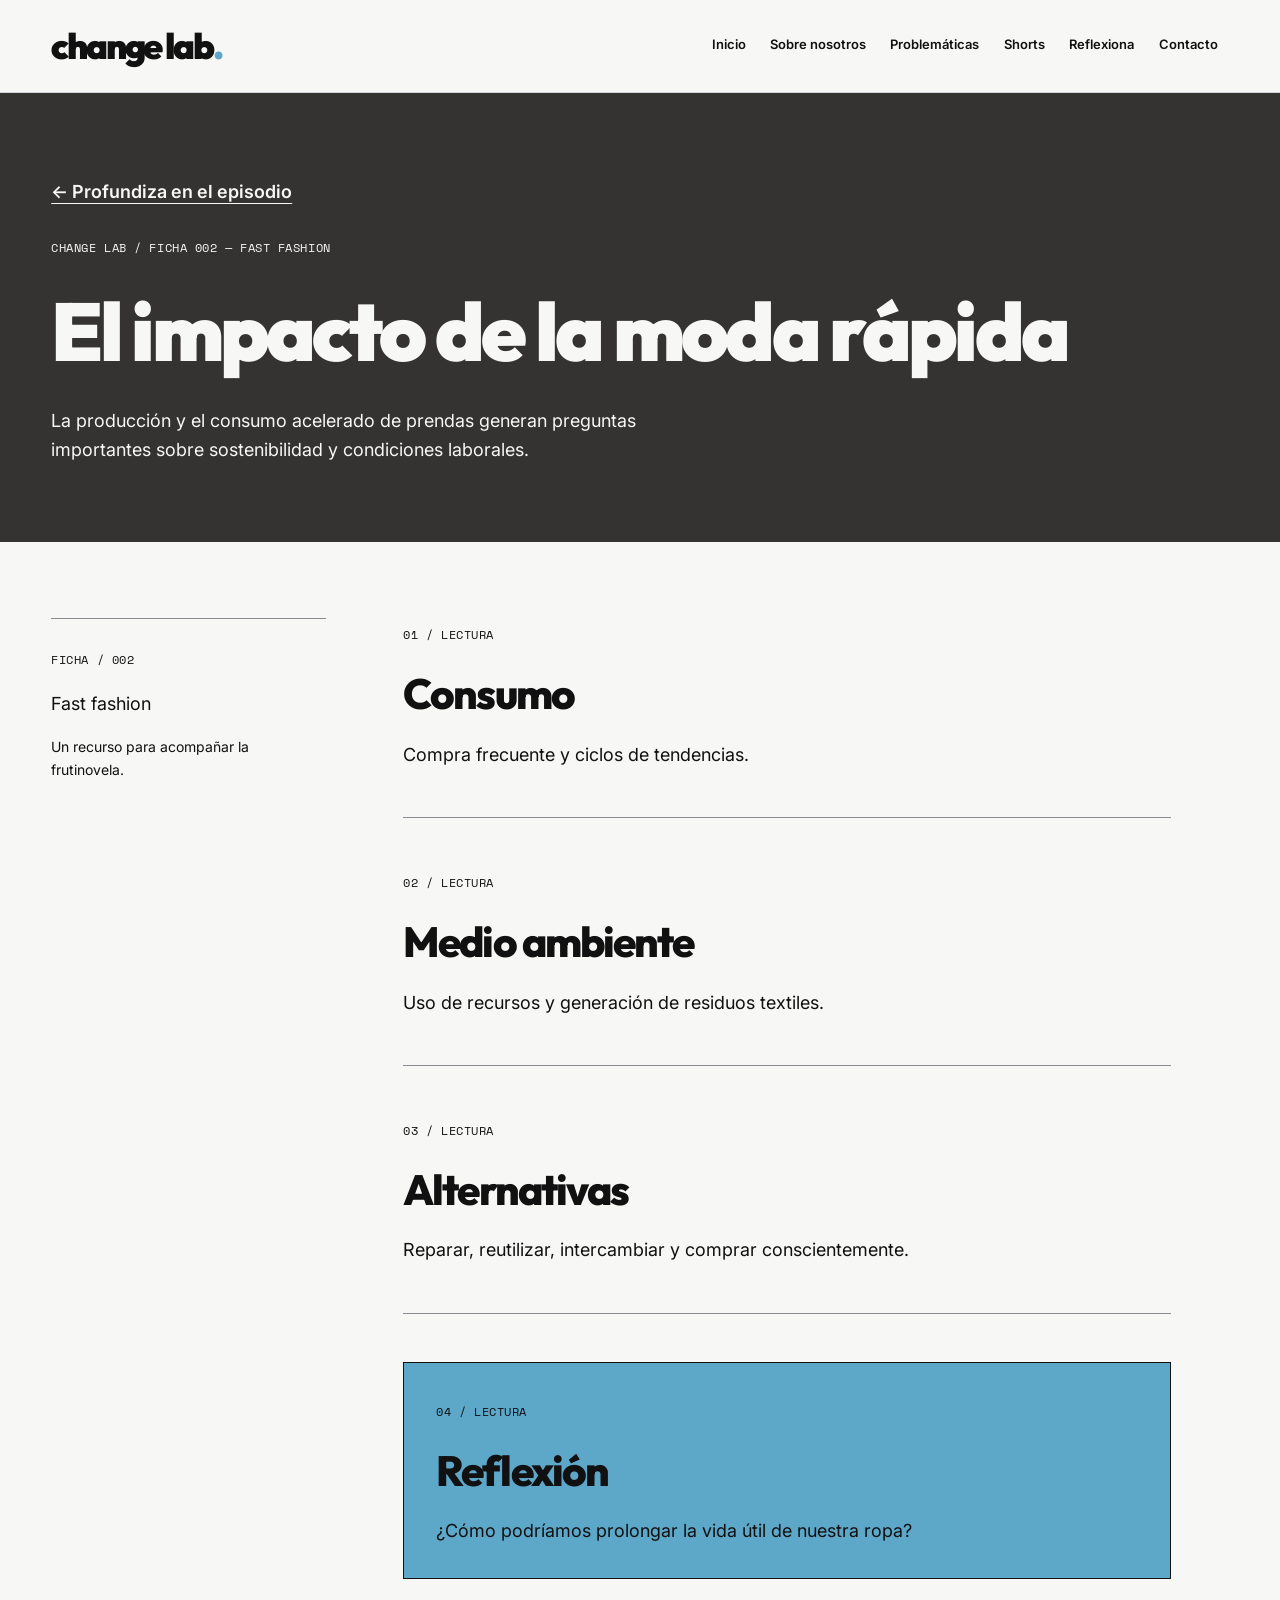
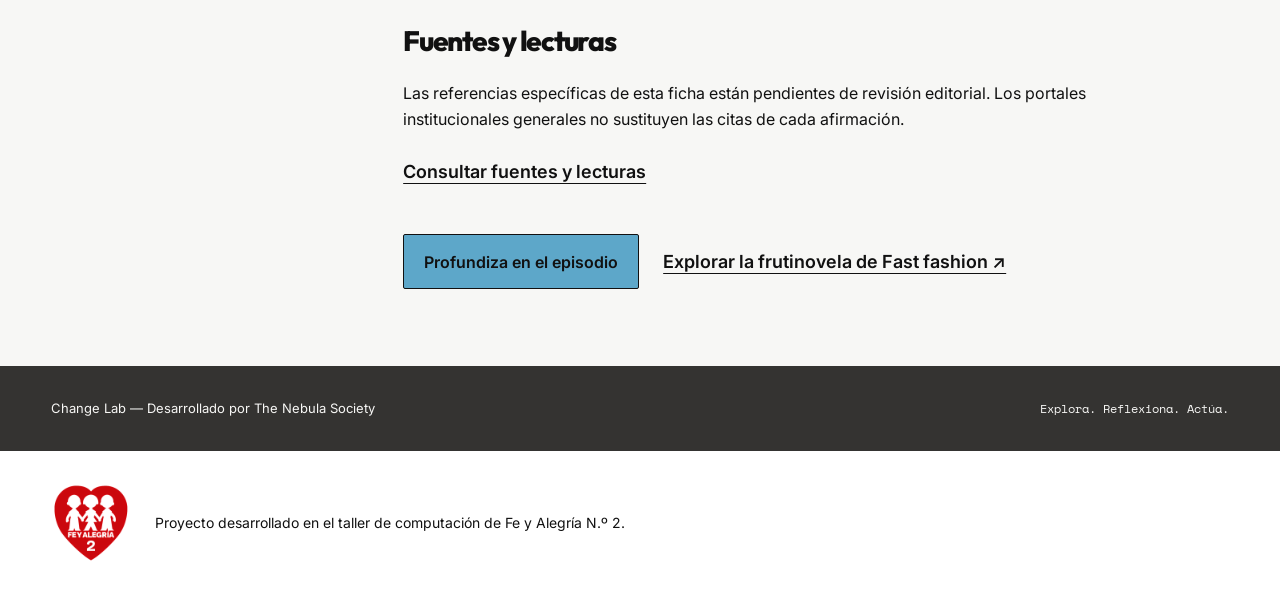
<file: recursos/moda-rapida.html>
﻿<!doctype html>
<html lang="es">
<head>
  <meta charset="utf-8">
  <meta name="viewport" content="width=device-width, initial-scale=1">
  <meta name="description" content="La producción y el consumo acelerado de prendas generan preguntas importantes sobre sostenibilidad y condiciones laborales.">
  <meta name="theme-color" content="#F7F7F5">
  <title>El impacto de la moda rápida — Change Lab</title>
  <link rel="preconnect" href="https://fonts.googleapis.com">
  <link rel="preconnect" href="https://fonts.gstatic.com" crossorigin>
  <link href="https://fonts.googleapis.com/css2?family=Inter:wght@400;600&amp;family=Outfit:wght@800;900&amp;family=Space+Mono:wght@400&amp;display=swap" rel="stylesheet">
  <link rel="stylesheet" href="../css/styles.css">
  <link rel="stylesheet" href="../css/components.css">
  <link rel="stylesheet" href="../css/responsive.css">
  <link rel="stylesheet" href="../css/resources.css">
  <script type="module" src="../js/main.js"></script>
  <script type="module" src="../js/resource-reader.js"></script>
</head>
<body>
  <a class="skip-link" href="#contenido">Saltar al contenido</a>
  <header class="site-header">
    <div class="container header-inner">
      <a class="brand" href="../index.html" aria-label="Change Lab — Inicio">change lab<span class="brand__dot" aria-hidden="true">.</span></a>
      <button class="menu-toggle" type="button" aria-expanded="false" aria-controls="navegacion" hidden>Menú <svg class="icon" viewBox="0 0 24 24" aria-hidden="true" focusable="false"><path d="M4 6h16M4 12h16M4 18h16"/></svg></button>
      <nav class="site-nav" id="navegacion" aria-label="Navegación principal">
        <a href="../index.html">Inicio</a>
        <a href="../sobre-nosotros.html">Sobre nosotros</a>
        <a href="../problematicas.html">Problemáticas</a>
        <a href="../shorts.html">Shorts</a>
        <a href="../reflexiona.html">Reflexiona</a>
        <a href="../contacto.html">Contacto</a>
      </nav>
    </div>
  </header>
  <main class="library-reader" id="contenido" tabindex="-1">
    <article>
      <header class="surface--dark section-shell reader-hero"><div class="container"><a class="text-link reader-back" href="../temas/fast-fashion.html#profundiza">← Profundiza en el episodio</a><p class="eyebrow">CHANGE LAB / FICHA 002 — Fast fashion</p><h1>El impacto de la moda rápida</h1><p class="reader-intro">La producción y el consumo acelerado de prendas generan preguntas importantes sobre sostenibilidad y condiciones laborales.</p></div></header>
      <div class="container reader-layout"><aside class="reader-margin" aria-label="Datos de la ficha"><p class="label">FICHA / 002</p><p>Fast fashion</p><p class="reader-margin__note">Un recurso para acompañar la frutinovela.</p></aside><div class="reader-body">
        <section class="reader-block" aria-labelledby="apartado-1"><p class="label" aria-hidden="true">01 / LECTURA</p><h2 id="apartado-1">Consumo</h2><p>Compra frecuente y ciclos de tendencias.</p></section>
        <section class="reader-block" aria-labelledby="apartado-2"><p class="label" aria-hidden="true">02 / LECTURA</p><h2 id="apartado-2">Medio ambiente</h2><p>Uso de recursos y generación de residuos textiles.</p></section>
        <section class="reader-block" aria-labelledby="apartado-3"><p class="label" aria-hidden="true">03 / LECTURA</p><h2 id="apartado-3">Alternativas</h2><p>Reparar, reutilizar, intercambiar y comprar conscientemente.</p></section>
        <section class="reader-block reader-block--reflection" aria-labelledby="apartado-4"><p class="label" aria-hidden="true">04 / LECTURA</p><h2 id="apartado-4">Reflexión</h2><p>¿Cómo podríamos prolongar la vida útil de nuestra ropa?</p></section>
        <section class="reader-references" aria-labelledby="reader-sources" data-resource-sources="moda-rapida"><h2 id="reader-sources">Fuentes y lecturas</h2><p data-source-pending>Las referencias específicas de esta ficha están pendientes de revisión editorial. Los portales institucionales generales no sustituyen las citas de cada afirmación.</p><ul class="specific-sources__list" data-source-list hidden></ul><a class="text-link" href="../temas/fast-fashion.html#profundiza">Consultar fuentes y lecturas</a></section>
        <nav class="reader-navigation" aria-label="Continuar explorando"><a class="button button--primary" href="../temas/fast-fashion.html#profundiza">Profundiza en el episodio</a><a class="text-link reader-back" href="../temas/fast-fashion.html">Explorar la frutinovela de Fast fashion ↗</a></nav>
      </div></div>
    </article>
  </main>
  <footer class="site-footer">
    <div class="container footer-inner">
      <p>Change Lab — Desarrollado por The Nebula Society</p>
      <p class="footer-note">Explora. Reflexiona. Actúa.</p>
    </div>
    <div class="institution-credit"><div class="container institution-credit__inner"><img src="../assets/images/identidad/logo-fya-web.webp" width="800" height="800" loading="lazy" decoding="async" alt="Fe y Alegría N.º 2"><p>Proyecto desarrollado en el taller de computación de Fe y Alegría N.º 2.</p></div></div>
  </footer>
</body>
</html>
</file>
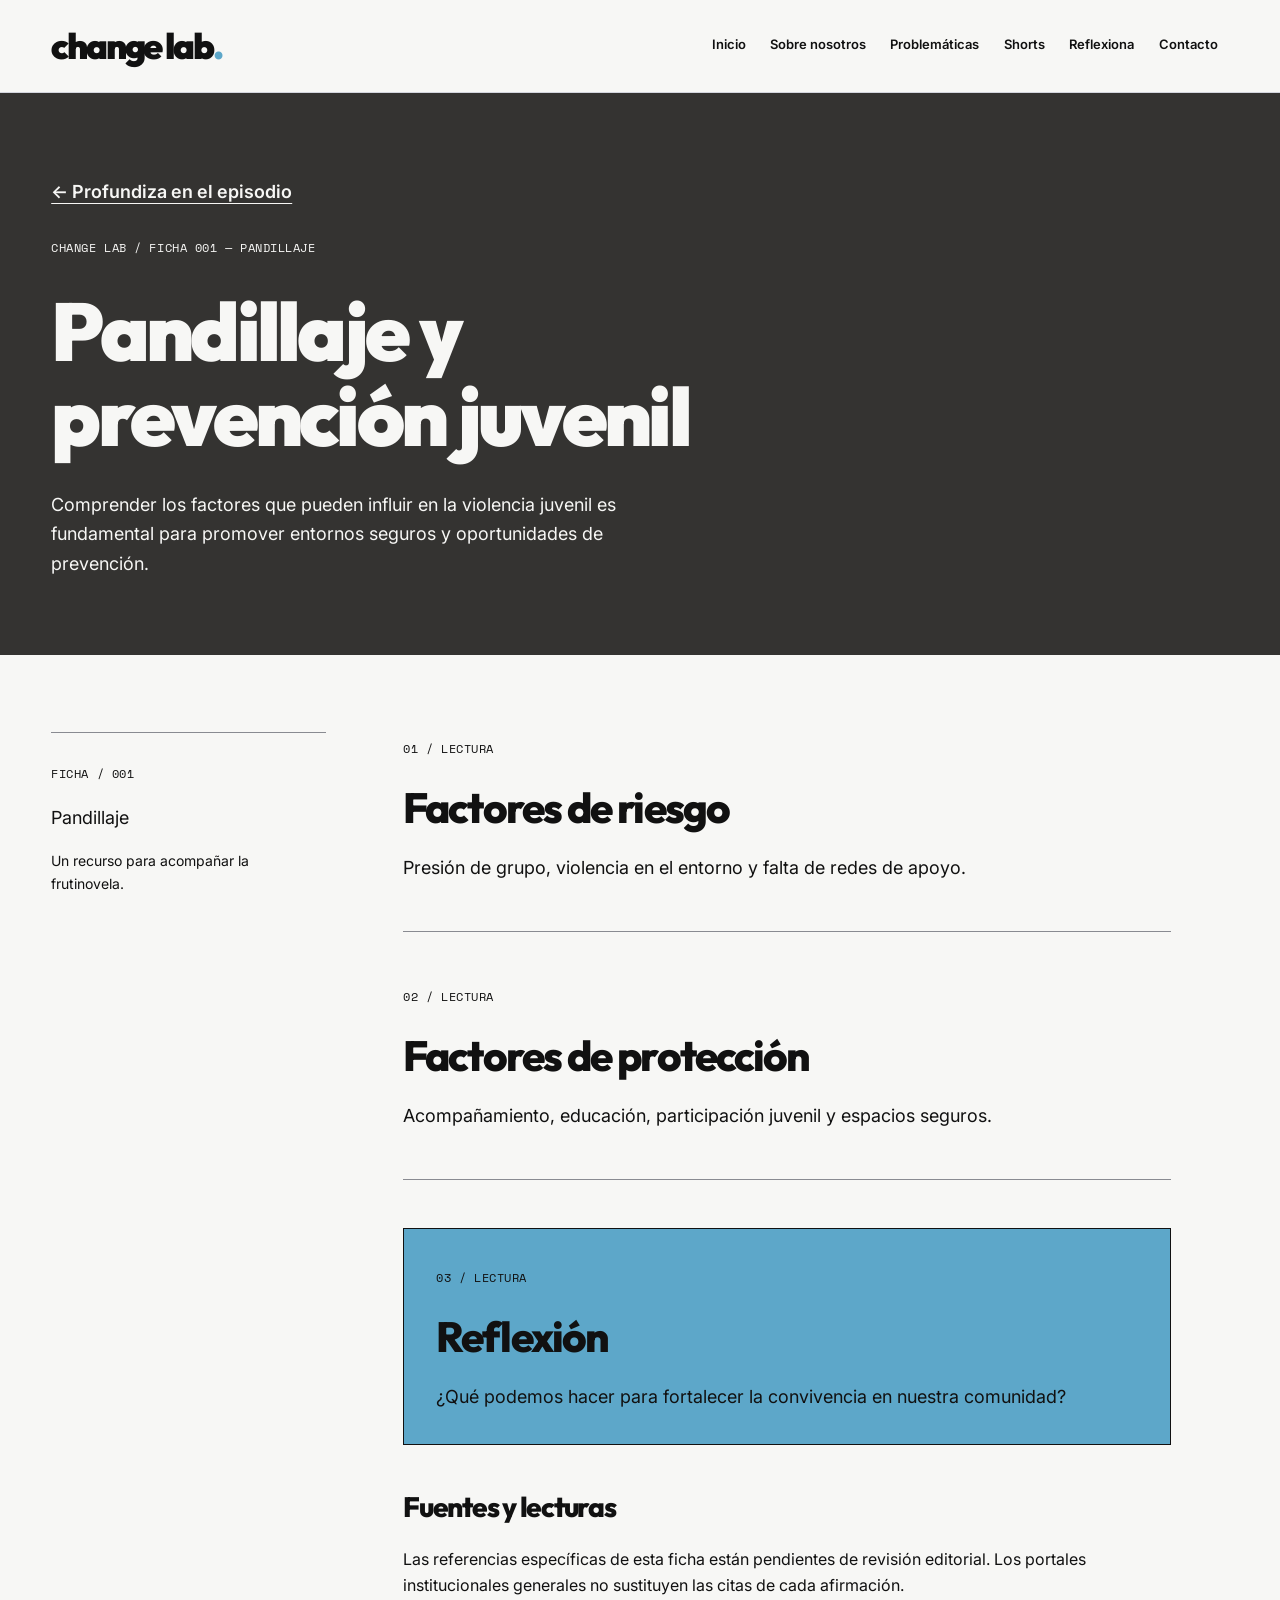
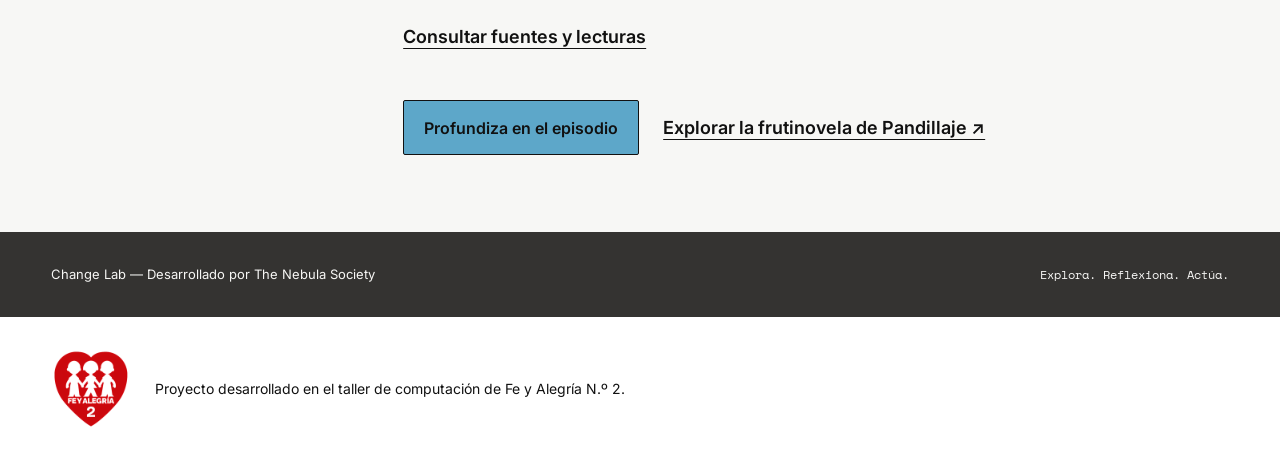
<file: recursos/pandillaje-prevencion.html>
﻿<!doctype html>
<html lang="es">
<head>
  <meta charset="utf-8">
  <meta name="viewport" content="width=device-width, initial-scale=1">
  <meta name="description" content="Comprender los factores que pueden influir en la violencia juvenil es fundamental para promover entornos seguros y oportunidades de prevención.">
  <meta name="theme-color" content="#F7F7F5">
  <title>Pandillaje y prevención juvenil — Change Lab</title>
  <link rel="preconnect" href="https://fonts.googleapis.com">
  <link rel="preconnect" href="https://fonts.gstatic.com" crossorigin>
  <link href="https://fonts.googleapis.com/css2?family=Inter:wght@400;600&amp;family=Outfit:wght@800;900&amp;family=Space+Mono:wght@400&amp;display=swap" rel="stylesheet">
  <link rel="stylesheet" href="../css/styles.css">
  <link rel="stylesheet" href="../css/components.css">
  <link rel="stylesheet" href="../css/responsive.css">
  <link rel="stylesheet" href="../css/resources.css">
  <script type="module" src="../js/main.js"></script>
  <script type="module" src="../js/resource-reader.js"></script>
</head>
<body>
  <a class="skip-link" href="#contenido">Saltar al contenido</a>
  <header class="site-header">
    <div class="container header-inner">
      <a class="brand" href="../index.html" aria-label="Change Lab — Inicio">change lab<span class="brand__dot" aria-hidden="true">.</span></a>
      <button class="menu-toggle" type="button" aria-expanded="false" aria-controls="navegacion" hidden>Menú <svg class="icon" viewBox="0 0 24 24" aria-hidden="true" focusable="false"><path d="M4 6h16M4 12h16M4 18h16"/></svg></button>
      <nav class="site-nav" id="navegacion" aria-label="Navegación principal">
        <a href="../index.html">Inicio</a>
        <a href="../sobre-nosotros.html">Sobre nosotros</a>
        <a href="../problematicas.html">Problemáticas</a>
        <a href="../shorts.html">Shorts</a>
        <a href="../reflexiona.html">Reflexiona</a>
        <a href="../contacto.html">Contacto</a>
      </nav>
    </div>
  </header>
  <main class="library-reader" id="contenido" tabindex="-1">
    <article>
      <header class="surface--dark section-shell reader-hero"><div class="container"><a class="text-link reader-back" href="../temas/pandillaje.html#profundiza">← Profundiza en el episodio</a><p class="eyebrow">CHANGE LAB / FICHA 001 — Pandillaje</p><h1>Pandillaje y prevención juvenil</h1><p class="reader-intro">Comprender los factores que pueden influir en la violencia juvenil es fundamental para promover entornos seguros y oportunidades de prevención.</p></div></header>
      <div class="container reader-layout"><aside class="reader-margin" aria-label="Datos de la ficha"><p class="label">FICHA / 001</p><p>Pandillaje</p><p class="reader-margin__note">Un recurso para acompañar la frutinovela.</p></aside><div class="reader-body">
        <section class="reader-block" aria-labelledby="apartado-1"><p class="label" aria-hidden="true">01 / LECTURA</p><h2 id="apartado-1">Factores de riesgo</h2><p>Presión de grupo, violencia en el entorno y falta de redes de apoyo.</p></section>
        <section class="reader-block" aria-labelledby="apartado-2"><p class="label" aria-hidden="true">02 / LECTURA</p><h2 id="apartado-2">Factores de protección</h2><p>Acompañamiento, educación, participación juvenil y espacios seguros.</p></section>
        <section class="reader-block reader-block--reflection" aria-labelledby="apartado-3"><p class="label" aria-hidden="true">03 / LECTURA</p><h2 id="apartado-3">Reflexión</h2><p>¿Qué podemos hacer para fortalecer la convivencia en nuestra comunidad?</p></section>
        <section class="reader-references" aria-labelledby="reader-sources" data-resource-sources="pandillaje-prevencion"><h2 id="reader-sources">Fuentes y lecturas</h2><p data-source-pending>Las referencias específicas de esta ficha están pendientes de revisión editorial. Los portales institucionales generales no sustituyen las citas de cada afirmación.</p><ul class="specific-sources__list" data-source-list hidden></ul><a class="text-link" href="../temas/pandillaje.html#profundiza">Consultar fuentes y lecturas</a></section>
        <nav class="reader-navigation" aria-label="Continuar explorando"><a class="button button--primary" href="../temas/pandillaje.html#profundiza">Profundiza en el episodio</a><a class="text-link reader-back" href="../temas/pandillaje.html">Explorar la frutinovela de Pandillaje ↗</a></nav>
      </div></div>
    </article>
  </main>
  <footer class="site-footer">
    <div class="container footer-inner">
      <p>Change Lab — Desarrollado por The Nebula Society</p>
      <p class="footer-note">Explora. Reflexiona. Actúa.</p>
    </div>
    <div class="institution-credit"><div class="container institution-credit__inner"><img src="../assets/images/identidad/logo-fya-web.webp" width="800" height="800" loading="lazy" decoding="async" alt="Fe y Alegría N.º 2"><p>Proyecto desarrollado en el taller de computación de Fe y Alegría N.º 2.</p></div></div>
  </footer>
</body>
</html>
</file>
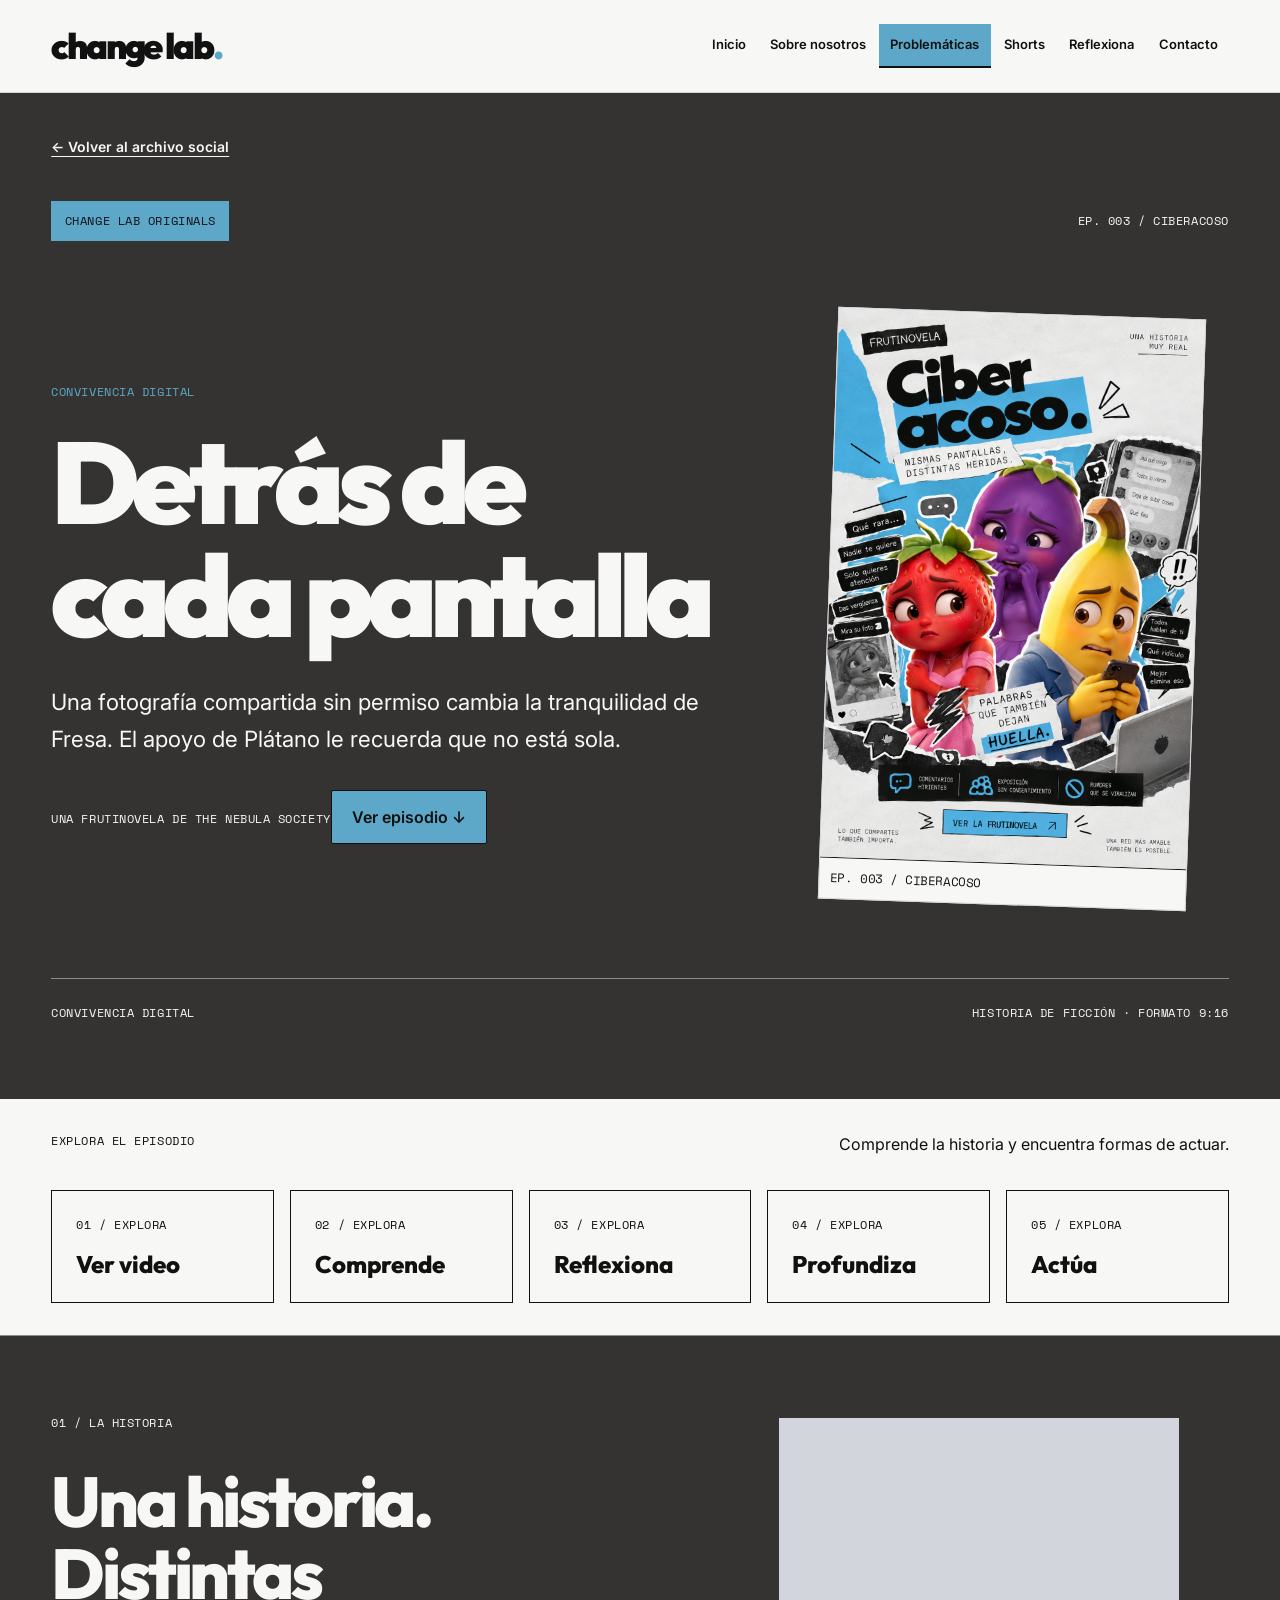
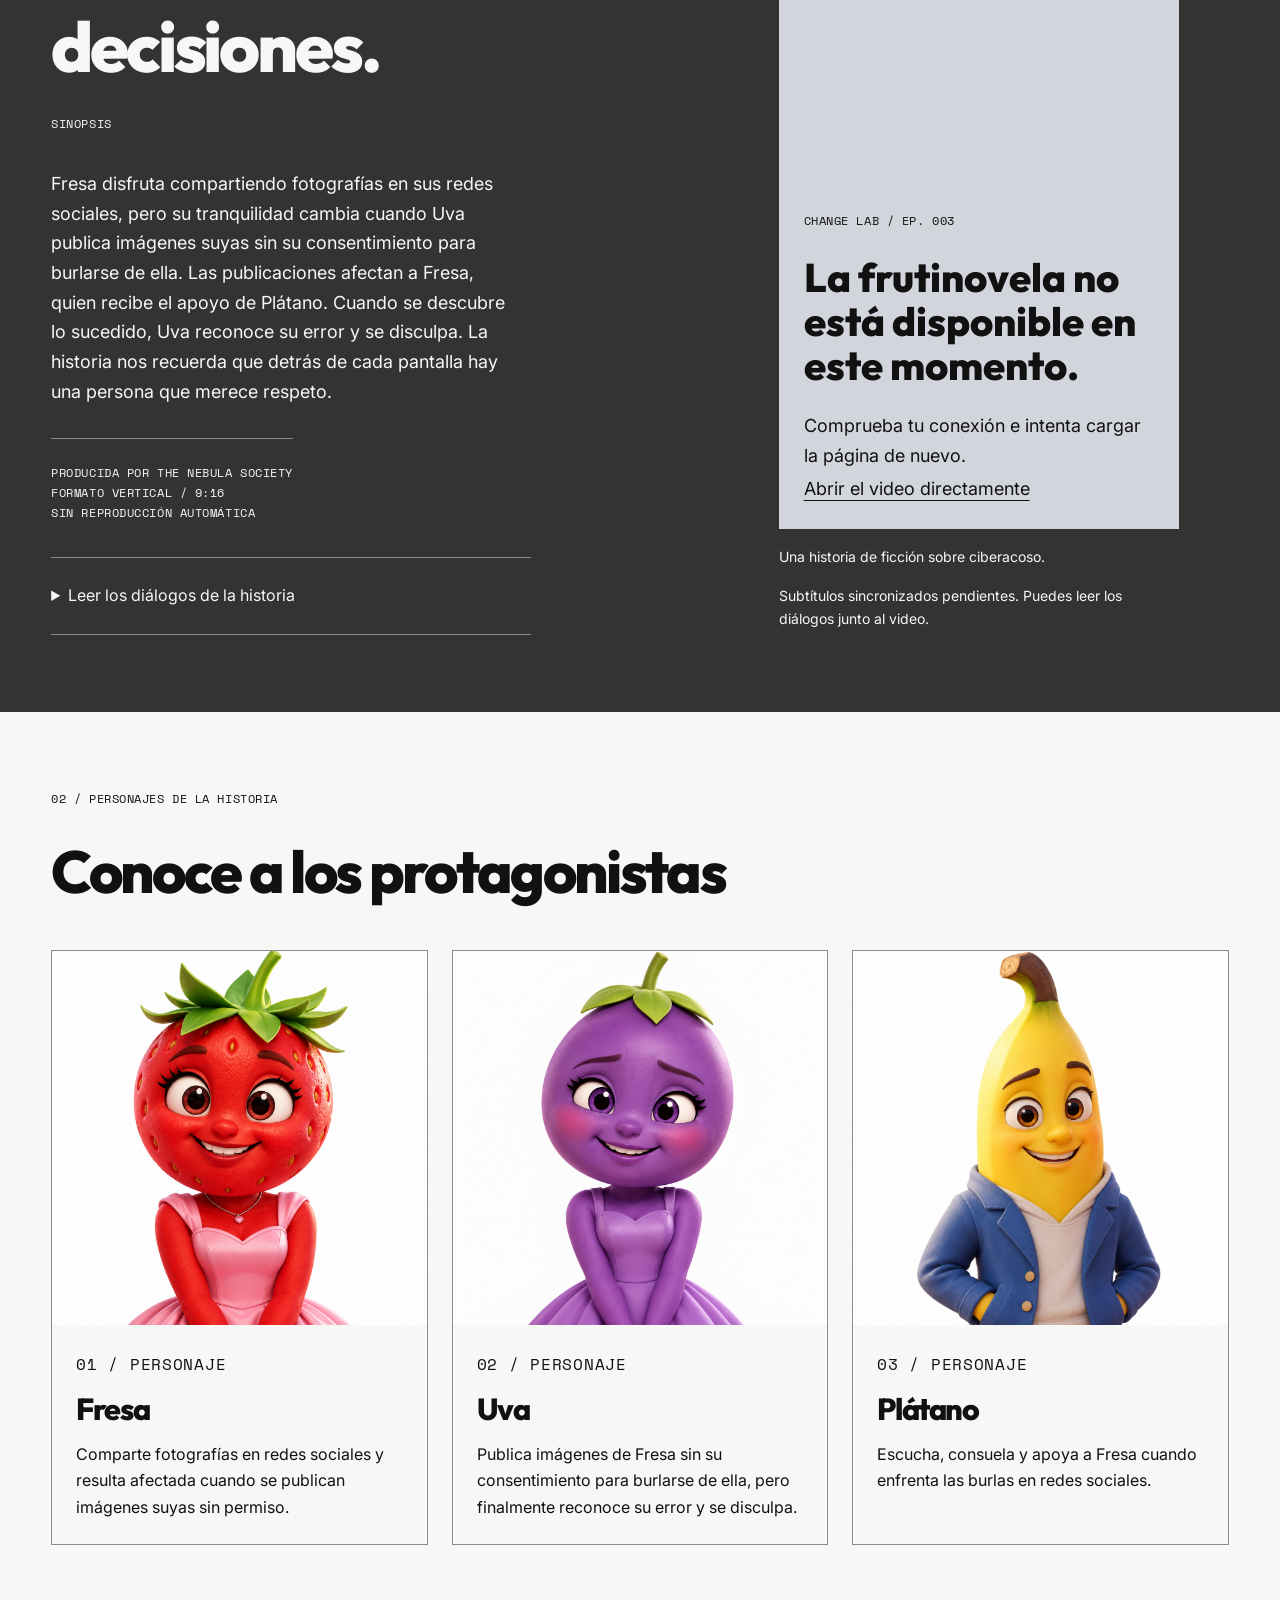
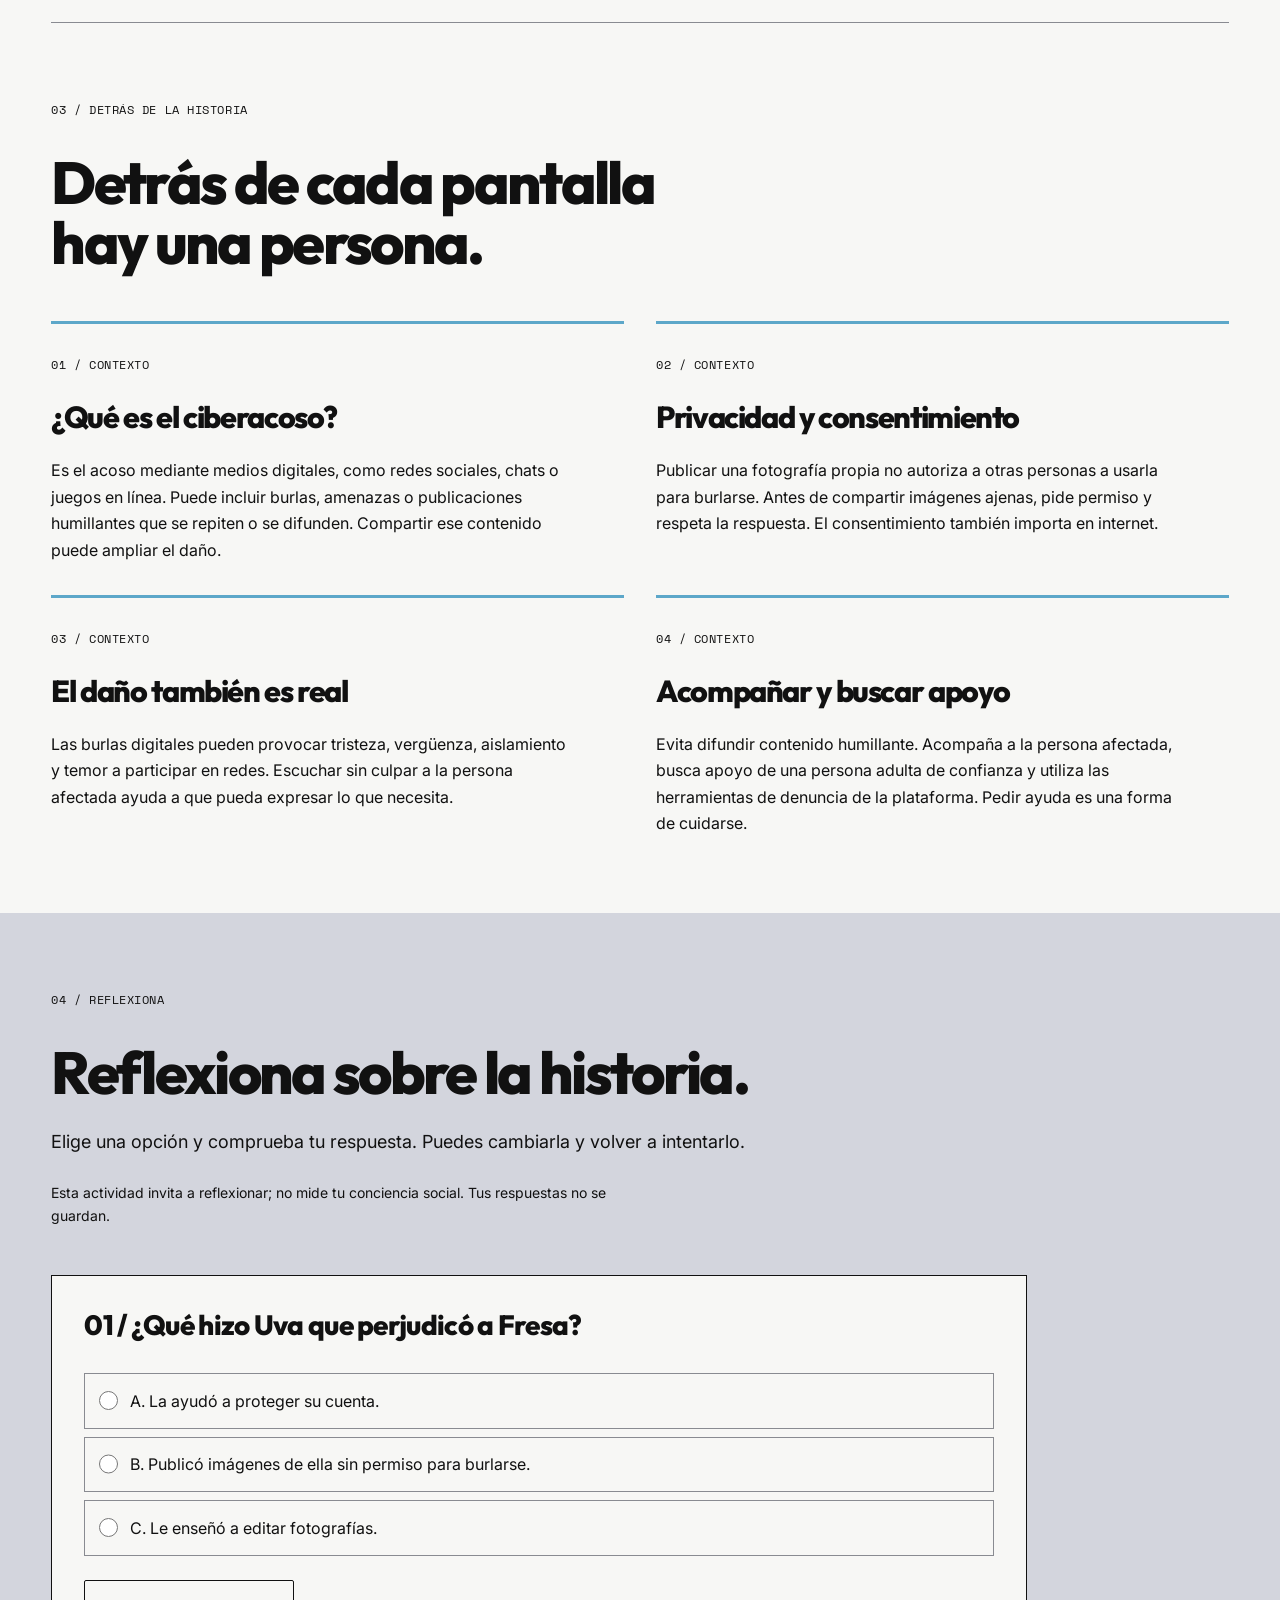
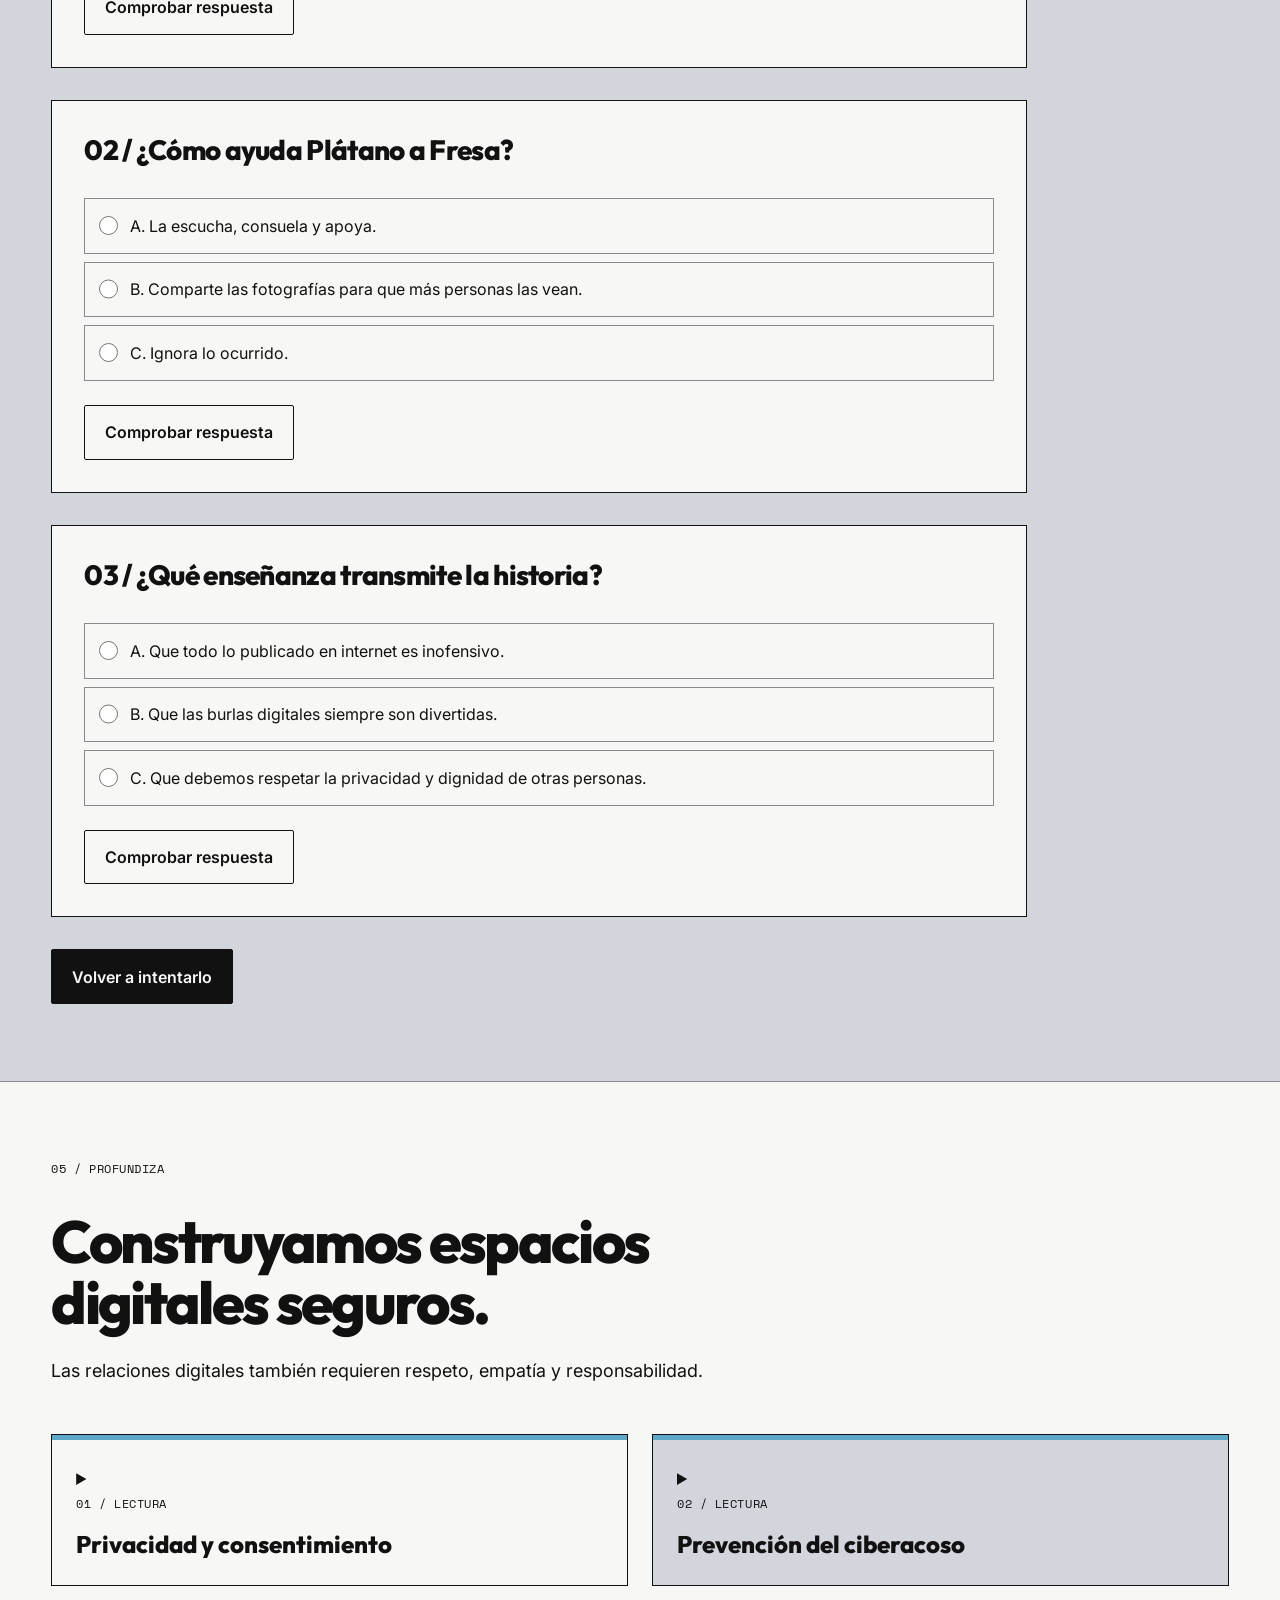
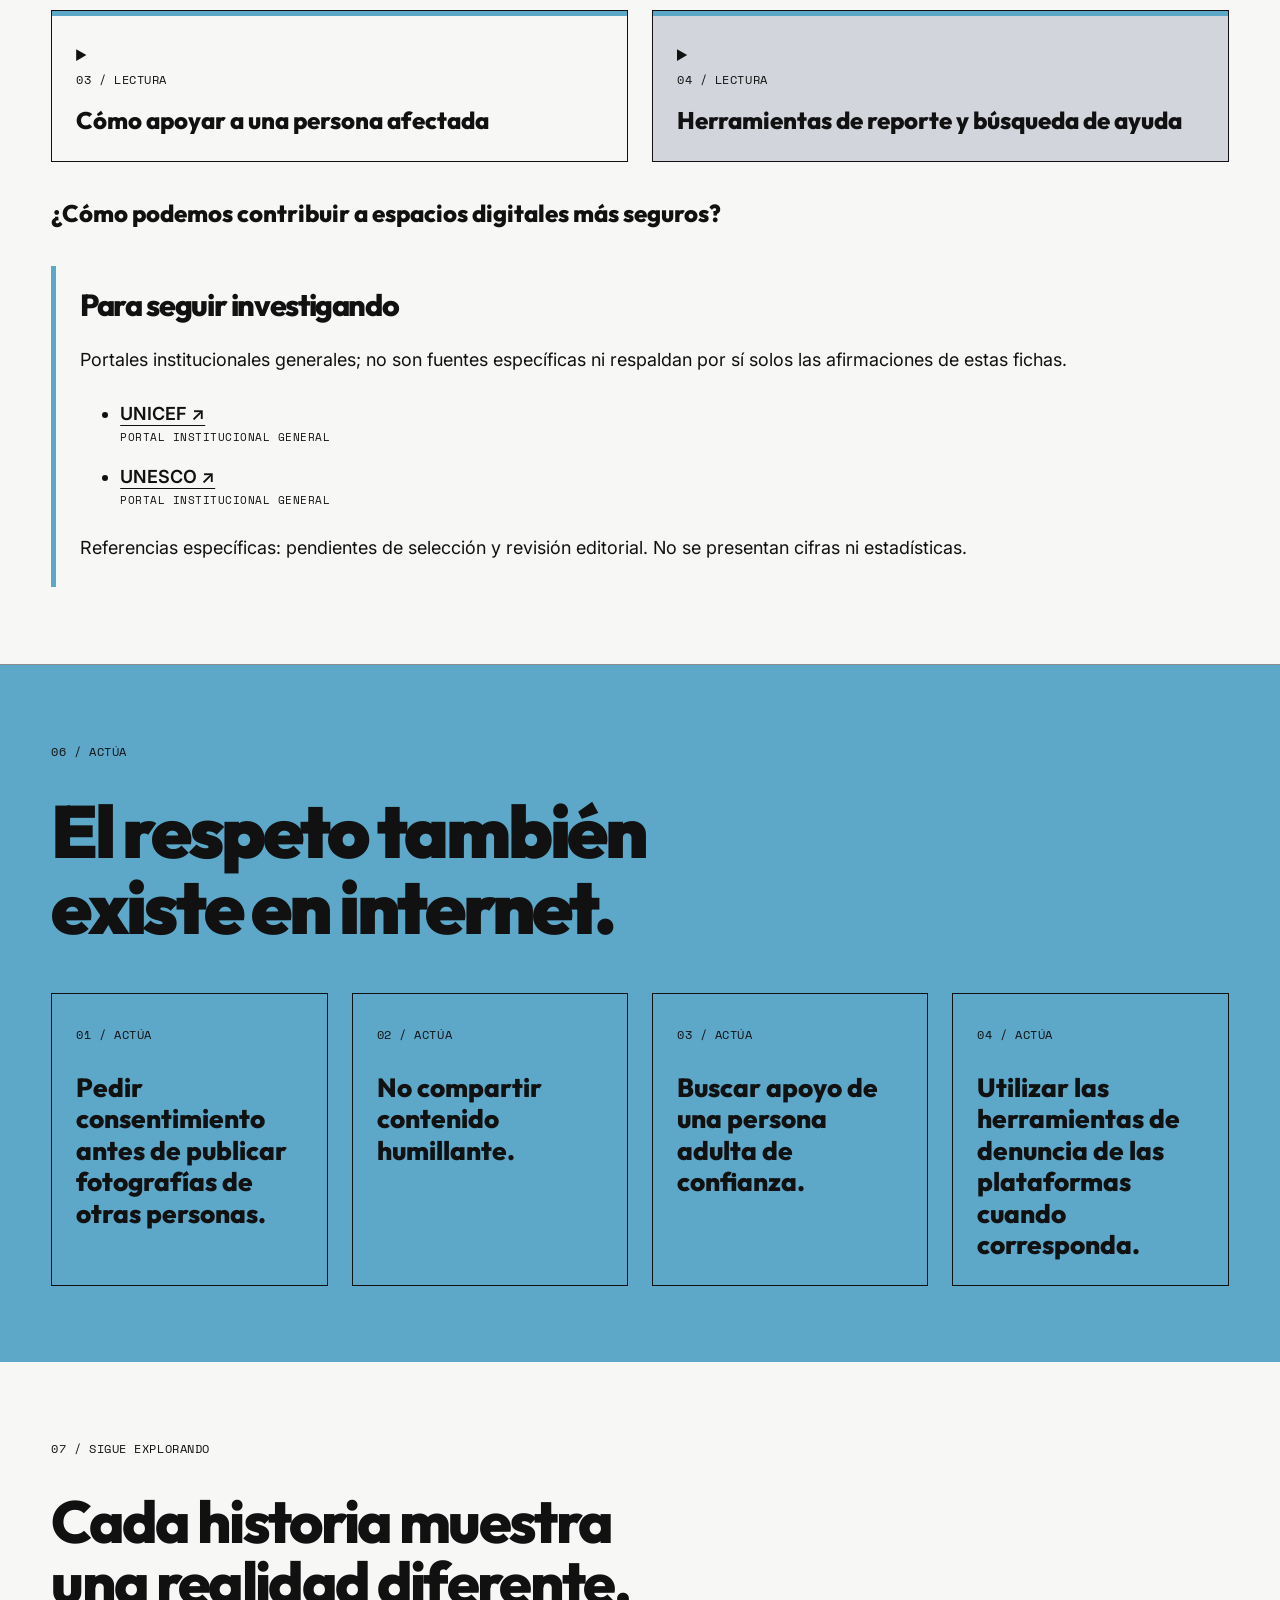
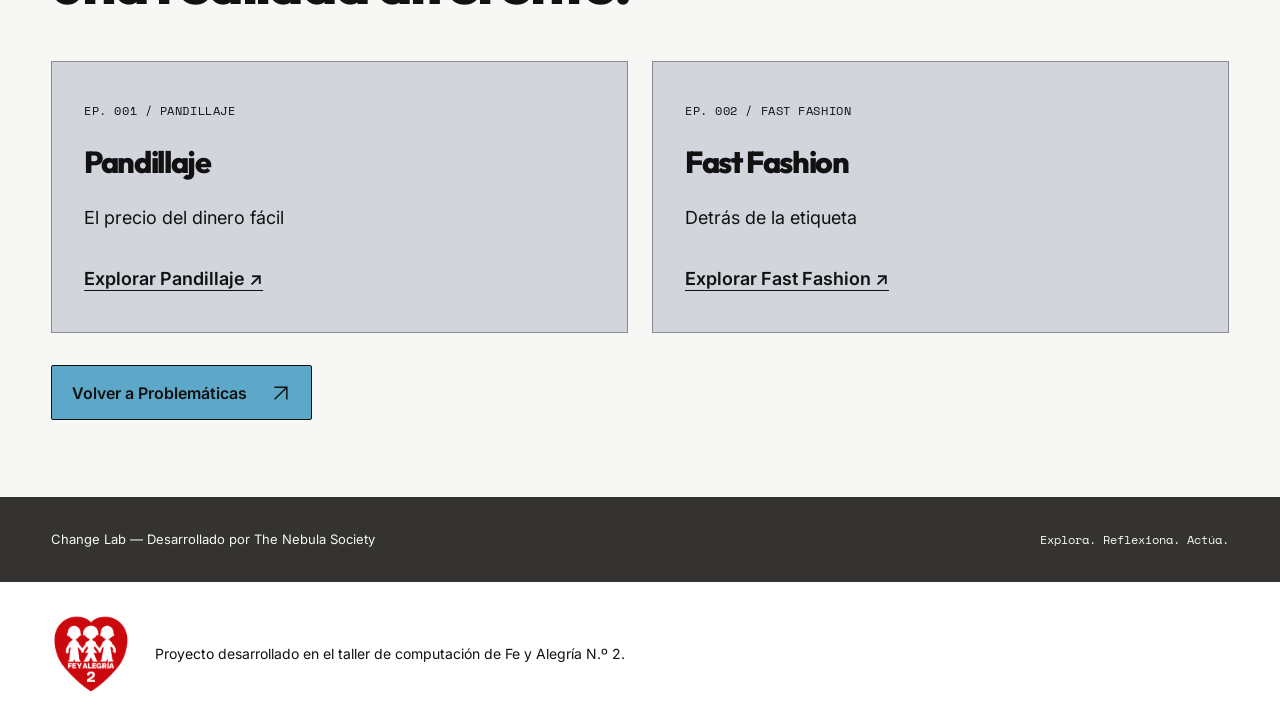
<file: temas/ciberacoso.html>
<!doctype html>
<html lang="es">
<head>
  <meta charset="utf-8">
  <meta name="viewport" content="width=device-width, initial-scale=1">
  <meta name="description" content="Una fotografía compartida sin permiso cambia la tranquilidad de Fresa. El apoyo de Plátano le recuerda que no está sola.">
  <meta name="theme-color" content="#F7F7F5">
  <title>Detrás de cada pantalla — Change Lab</title>
  <link rel="preconnect" href="https://fonts.googleapis.com">
  <link rel="preconnect" href="https://fonts.gstatic.com" crossorigin>
  <link href="https://fonts.googleapis.com/css2?family=Inter:wght@400;600&amp;family=Outfit:wght@800;900&amp;family=Space+Mono:wght@400&amp;display=swap" rel="stylesheet">
  <link rel="stylesheet" href="../css/styles.css">
  <link rel="stylesheet" href="../css/components.css">
  <link rel="stylesheet" href="../css/responsive.css">
  <link rel="stylesheet" href="../css/episode.css">
  <link rel="stylesheet" href="../css/episodes-final.css">
  <link rel="stylesheet" href="../css/episode-learning.css">
  <script type="module" src="../js/main.js"></script>
  <script type="module" src="../js/episode.js"></script>
</head>
<body>
  <a class="skip-link" href="#contenido">Saltar al contenido</a>
  <header class="site-header">
    <div class="container header-inner">
      <a class="brand" href="../index.html" aria-label="Change Lab — Inicio">change lab<span class="brand__dot" aria-hidden="true">.</span></a>
      <button class="menu-toggle" type="button" aria-expanded="false" aria-controls="navegacion" hidden>Menú <svg class="icon" viewBox="0 0 24 24" aria-hidden="true" focusable="false"><path d="M4 6h16M4 12h16M4 18h16"/></svg></button>
      <nav class="site-nav" id="navegacion" aria-label="Navegación principal">
        <a href="../index.html">Inicio</a>
        <a href="../sobre-nosotros.html">Sobre nosotros</a>
        <a href="../problematicas.html" aria-current="location">Problemáticas</a>
        <a href="../shorts.html">Shorts</a>
        <a href="../reflexiona.html">Reflexiona</a>
        <a href="../contacto.html">Contacto</a>
      </nav>
    </div>
  </header>
  <main class="episode" id="contenido" tabindex="-1" data-episode="ciberacoso">
    <section class="episode-hero episode-premiere surface--dark" aria-labelledby="page-title">
    <div class="container"><a class="text-link episode-back" href="../problematicas.html">← Volver al archivo social</a>
      <div class="episode-hero__meta"><p class="label premiere-stamp">CHANGE LAB ORIGINALS</p><p class="label">EP. 003 / CIBERACOSO</p></div>
      <div class="episode-hero__layout"><div class="premiere-copy"><p class="label premiere-category">CONVIVENCIA DIGITAL</p><h1 id="page-title" data-story-title>Detrás de cada pantalla</h1><p class="episode-lead">Una fotografía compartida sin permiso cambia la tranquilidad de Fresa. El apoyo de Plátano le recuerda que no está sola.</p><p class="label premiere-credit">UNA FRUTINOVELA DE THE NEBULA SOCIETY</p><a class="button button--primary" href="#ver-episodio">Ver episodio ↓</a></div>
      <a class="episode-hero-art premiere-art" href="#ver-episodio" aria-label="Ver Detrás de cada pantalla"><img src="../assets/episodios/ciberacoso/poster-ciberacoso.png" width="1024" height="1536" fetchpriority="high" decoding="async" alt="Póster oficial de la frutinovela Ciberacoso, con sus protagonistas y composición de collage."><span class="label episode-hero-art__note">EP. 003 / CIBERACOSO</span></a></div>
      <div class="episode-hero__rule label"><span>CONVIVENCIA DIGITAL</span><span>HISTORIA DE FICCIÓN · FORMATO 9:16</span></div>
    </div></section>
    <nav class="episode-followup" aria-label="Navegación del episodio"><div class="container"><div class="episode-followup__heading"><p class="eyebrow">EXPLORA EL EPISODIO</p><p>Comprende la historia y encuentra formas de actuar.</p></div><div class="episode-followup__links"><a href="#ver-episodio"><span class="label">01 / EXPLORA</span><span>Ver video</span></a><a href="#comprende"><span class="label">02 / EXPLORA</span><span>Comprende</span></a><a href="#reflexiona"><span class="label">03 / EXPLORA</span><span>Reflexiona</span></a><a href="#profundiza"><span class="label">04 / EXPLORA</span><span>Profundiza</span></a><a href="#actua"><span class="label">05 / EXPLORA</span><span>Actúa</span></a></div></div></nav>


    <section class="surface--dark section-shell episode-screen" id="ver-episodio" tabindex="-1" aria-labelledby="screen-title"><div class="container episode-screen__layout">
    <div class="episode-screen__copy"><p class="eyebrow">01 / LA HISTORIA</p><h2 id="screen-title">Una historia.<br>Distintas decisiones.</h2><p class="label">SINOPSIS</p><p>Fresa disfruta compartiendo fotografías en sus redes sociales, pero su tranquilidad cambia cuando Uva publica imágenes suyas sin su consentimiento para burlarse de ella. Las publicaciones afectan a Fresa, quien recibe el apoyo de Plátano. Cuando se descubre lo sucedido, Uva reconoce su error y se disculpa. La historia nos recuerda que detrás de cada pantalla hay una persona que merece respeto.</p><p class="label episode-screen__note">PRODUCIDA POR THE NEBULA SOCIETY<br>FORMATO VERTICAL / 9:16<br>Sin reproducción automática</p>
    <details class="episode-dialogue"><summary>Leer los diálogos de la historia</summary><p>Transcripción facilitada por el equipo, en orden. No contiene marcas de tiempo ni sustituye a los subtítulos sincronizados.</p><ol><li>Cada día tengo más seguidores.</li><li>¡Qué suerte tienes, amiga!</li><li>Ahora todos se van a reír de ti, Fresita.</li><li>¿Qué?</li><li>Todos se están burlando de mí.</li><li>Ya no quiero entrar a las redes.</li><li>Todos me odian.</li><li>No estás sola, Fresita. Yo te voy a ayudar.</li><li>Gracias, platanito.</li><li>Uvita, sabemos que tú publicaste la fotografía.</li><li>Yo solo quería darle una lección.</li><li>Perdóname, Fresita. No debí hacerte daño.</li><li>Espero que hayas aprendido.</li><li>No al ciberacoso.</li><li>Detrás de cada pantalla hay una persona que merece respeto.</li></ol></details></div>
    <div class="episode-media" data-episode-media><div class="episode-media__frame"><div class="episode-production" data-media-placeholder hidden><p class="label">CHANGE LAB / EP. 003</p><p class="episode-production__status" data-media-status role="status" aria-live="polite">No se pudo cargar la frutinovela.</p><p>Comprueba tu conexión e intenta cargar la página de nuevo.</p><a href="../assets/videos/ciberacoso.mp4">Abrir el video directamente</a></div>
    <video id="frutinovela" src="../assets/videos/ciberacoso.mp4" poster="../assets/episodios/ciberacoso/portada-ciberacoso.png" controls playsinline preload="metadata" width="1080" height="1920" aria-label="Frutinovela: Detrás de cada pantalla">Tu navegador no admite video HTML5. <a href="../assets/videos/ciberacoso.mp4">Abrir el video</a>.</video></div><p class="episode-media__caption">Una historia de ficción sobre ciberacoso.</p><p class="episode-media__caption">Subtítulos sincronizados pendientes. Puedes leer los diálogos junto al video.</p><a class="text-link episode-transcript" data-media-transcript hidden>Leer la transcripción de la frutinovela</a></div>
    </div></section>


    <section class="container section-shell episode-cast" aria-labelledby="cast-title"><header class="episode-section-heading"><p class="eyebrow">02 / PERSONAJES DE LA HISTORIA</p><h2 id="cast-title">Conoce a los protagonistas</h2></header><div class="episode-cast__grid"><article class="card character-card" aria-labelledby="character-0"><div class="character-portrait"><img src="../assets/episodios/ciberacoso/fresita.png" width="1254" height="1254" loading="lazy" decoding="async" alt="Fresa con hojas verdes y vestido rosa."></div><div class="character-card__body"><p class="label">01 / PERSONAJE</p><h3 class="card__title" id="character-0">Fresa</h3><p>Comparte fotografías en redes sociales y resulta afectada cuando se publican imágenes suyas sin permiso.</p></div></article><article class="card character-card" aria-labelledby="character-1"><div class="character-portrait"><img src="../assets/episodios/ciberacoso/uva.png" width="1254" height="1254" loading="lazy" decoding="async" alt="Uva de color violeta con hojas verdes y vestido morado."></div><div class="character-card__body"><p class="label">02 / PERSONAJE</p><h3 class="card__title" id="character-1">Uva</h3><p>Publica imágenes de Fresa sin su consentimiento para burlarse de ella, pero finalmente reconoce su error y se disculpa.</p></div></article><article class="card character-card" aria-labelledby="character-2"><div class="character-portrait"><img src="../assets/episodios/ciberacoso/platano.png" width="1254" height="1254" loading="lazy" decoding="async" alt="Plátano con chaqueta azul y camiseta blanca."></div><div class="character-card__body"><p class="label">03 / PERSONAJE</p><h3 class="card__title" id="character-2">Plátano</h3><p>Escucha, consuela y apoya a Fresa cuando enfrenta las burlas en redes sociales.</p></div></article></div></section>
    <section class="container section-shell episode-context" id="comprende" tabindex="-1" aria-labelledby="context-title"><header class="episode-section-heading"><p class="eyebrow">03 / DETRÁS DE LA HISTORIA</p><h2 id="context-title">Detrás de cada pantalla hay una persona.</h2></header><div class="episode-context__grid episode-context__grid--four"><article class="episode-context__item"><span class="label" aria-hidden="true">01 / CONTEXTO</span><h3>¿Qué es el ciberacoso?</h3><p>Es el acoso mediante medios digitales, como redes sociales, chats o juegos en línea. Puede incluir burlas, amenazas o publicaciones humillantes que se repiten o se difunden. Compartir ese contenido puede ampliar el daño.</p></article><article class="episode-context__item"><span class="label" aria-hidden="true">02 / CONTEXTO</span><h3>Privacidad y consentimiento</h3><p>Publicar una fotografía propia no autoriza a otras personas a usarla para burlarse. Antes de compartir imágenes ajenas, pide permiso y respeta la respuesta. El consentimiento también importa en internet.</p></article><article class="episode-context__item"><span class="label" aria-hidden="true">03 / CONTEXTO</span><h3>El daño también es real</h3><p>Las burlas digitales pueden provocar tristeza, vergüenza, aislamiento y temor a participar en redes. Escuchar sin culpar a la persona afectada ayuda a que pueda expresar lo que necesita.</p></article><article class="episode-context__item"><span class="label" aria-hidden="true">04 / CONTEXTO</span><h3>Acompañar y buscar apoyo</h3><p>Evita difundir contenido humillante. Acompaña a la persona afectada, busca apoyo de una persona adulta de confianza y utiliza las herramientas de denuncia de la plataforma. Pedir ayuda es una forma de cuidarse.</p></article></div></section>

    <section class="surface--fog section-shell episode-reflect" id="reflexiona" tabindex="-1" aria-labelledby="quiz-title">
      <div class="container" data-quiz>
        <header class="episode-section-heading"><p class="eyebrow">04 / REFLEXIONA</p><h2 id="quiz-title">Reflexiona sobre la historia.</h2><p>Elige una opción y comprueba tu respuesta. Puedes cambiarla y volver a intentarlo.</p><p class="episode-quiz-note">Esta actividad invita a reflexionar; no mide tu conciencia social. Tus respuestas no se guardan.</p></header>
        <div class="episode-quiz-fallback" data-quiz-fallback><p>Para responder y recibir retroalimentación, abre esta página con JavaScript habilitado. También puedes reflexionar sobre estas preguntas:</p><ol><li>¿Qué hizo Uva que perjudicó a Fresa?</li><li>¿Cómo ayuda Plátano a Fresa?</li><li>¿Qué enseñanza transmite la historia?</li></ol></div>
        <div class="episode-quiz" data-quiz-cards></div>
        <div class="episode-quiz-bottom"><button class="button" type="button" data-quiz-reset hidden>Volver a intentarlo</button><p class="episode-quiz-status" data-quiz-status role="status" aria-live="polite" aria-atomic="true"></p></div>
      </div>
    </section>

    <section class="surface--paper section-shell episode-deepen" id="profundiza" tabindex="-1" aria-labelledby="deepen-title"><div class="container"><header class="episode-section-heading"><p class="eyebrow">05 / PROFUNDIZA</p><h2 id="deepen-title">Construyamos espacios digitales seguros.</h2><p>Las relaciones digitales también requieren respeto, empatía y responsabilidad.</p></header><div class="episode-deepen__grid"><details class="episode-reading"><summary><span class="label" aria-hidden="true">01 / LECTURA</span><span>Privacidad y consentimiento</span></summary><div class="episode-reading__body"><p>Revisa quién puede ver tus publicaciones y etiquetarte. Pide permiso antes de compartir imágenes de otras personas y respeta su decisión si prefieren que no se publiquen.</p></div></details><details class="episode-reading"><summary><span class="label" aria-hidden="true">02 / LECTURA</span><span>Prevención del ciberacoso</span></summary><div class="episode-reading__body"><p>Reconoce conductas repetidas de intimidación u hostigamiento digital. La privacidad, el respeto y las decisiones responsables al compartir contenido ayudan a prevenir el daño: evita reaccionar o dar difusión a las burlas.</p></div></details><details class="episode-reading"><summary><span class="label" aria-hidden="true">03 / LECTURA</span><span>Cómo apoyar a una persona afectada</span></summary><div class="episode-reading__body"><p>Escucha sin culpar ni minimizar lo ocurrido. Pregunta qué necesita y ofrece acompañarla a hablar con una persona adulta de confianza; no compartas las imágenes que le hacen daño.</p></div></details><details class="episode-reading"><summary><span class="label" aria-hidden="true">04 / LECTURA</span><span>Herramientas de reporte y búsqueda de ayuda</span></summary><div class="episode-reading__body"><p>Busca las opciones de reportar, bloquear y limitar interacciones de la plataforma. Si es seguro, conserva evidencia sin redistribuirla. Acude a una persona adulta de confianza o al equipo de orientación de tu escuela para pedir apoyo.</p></div></details></div><p class="episode-deepen__question">¿Cómo podemos contribuir a espacios digitales más seguros?</p><aside class="episode-deepen__sources" aria-labelledby="deepen-sources-title"><h3 id="deepen-sources-title">Para seguir investigando</h3><p>Portales institucionales generales; no son fuentes específicas ni respaldan por sí solos las afirmaciones de estas fichas.</p><ul><li><a class="text-link" href="https://www.unicef.org/">UNICEF ↗</a> <span class="label">Portal institucional general</span></li><li><a class="text-link" href="https://www.unesco.org/">UNESCO ↗</a> <span class="label">Portal institucional general</span></li></ul><p>Referencias específicas: pendientes de selección y revisión editorial. No se presentan cifras ni estadísticas.</p></aside></div></section>
    <section class="surface--blue section-shell episode-act" id="actua" tabindex="-1" aria-labelledby="actua-title"><div class="container"><header class="episode-section-heading"><p class="eyebrow">06 / ACTÚA</p><h2 id="actua-title">El respeto también existe en internet.</h2></header><ol class="episode-act__list"><li><span class="label" aria-hidden="true">01 / ACTÚA</span><p>Pedir consentimiento antes de publicar fotografías de otras personas.</p></li><li><span class="label" aria-hidden="true">02 / ACTÚA</span><p>No compartir contenido humillante.</p></li><li><span class="label" aria-hidden="true">03 / ACTÚA</span><p>Buscar apoyo de una persona adulta de confianza.</p></li><li><span class="label" aria-hidden="true">04 / ACTÚA</span><p>Utilizar las herramientas de denuncia de las plataformas cuando corresponda.</p></li></ol></div></section>
    <section class="container section-shell episode-next" aria-labelledby="next-title">
      <header class="episode-section-heading"><p class="eyebrow">07 / SIGUE EXPLORANDO</p><h2 id="next-title">Cada historia muestra una realidad diferente.</h2></header>
      <div class="episode-next__grid"><article class="card episode-next__card"><p class="label">EP. 001 / PANDILLAJE</p><h3 class="card__title">Pandillaje</h3><p class="episode-next__story">El precio del dinero fácil</p><a class="text-link episode-next__link" href="pandillaje.html">Explorar Pandillaje ↗</a></article><article class="card episode-next__card"><p class="label">EP. 002 / FAST FASHION</p><h3 class="card__title">Fast Fashion</h3><p class="episode-next__story">Detrás de la etiqueta</p><a class="text-link episode-next__link" href="fast-fashion.html">Explorar Fast Fashion ↗</a></article></div>
      <a class="button button--primary" href="../problematicas.html">Volver a Problemáticas <svg class="icon" viewBox="0 0 24 24" aria-hidden="true" focusable="false"><path d="M5 19 19 5M5 5h14v14"/></svg></a>
    </section>
  </main>
  <footer class="site-footer">
    <div class="container footer-inner">
      <p>Change Lab — Desarrollado por The Nebula Society</p>
      <p class="footer-note">Explora. Reflexiona. Actúa.</p>
    </div>
    <div class="institution-credit"><div class="container institution-credit__inner"><img src="../assets/images/identidad/logo-fya-web.webp" width="800" height="800" loading="lazy" decoding="async" alt="Fe y Alegría N.º 2"><p>Proyecto desarrollado en el taller de computación de Fe y Alegría N.º 2.</p></div></div>
  </footer>
</body>
</html>
</file>
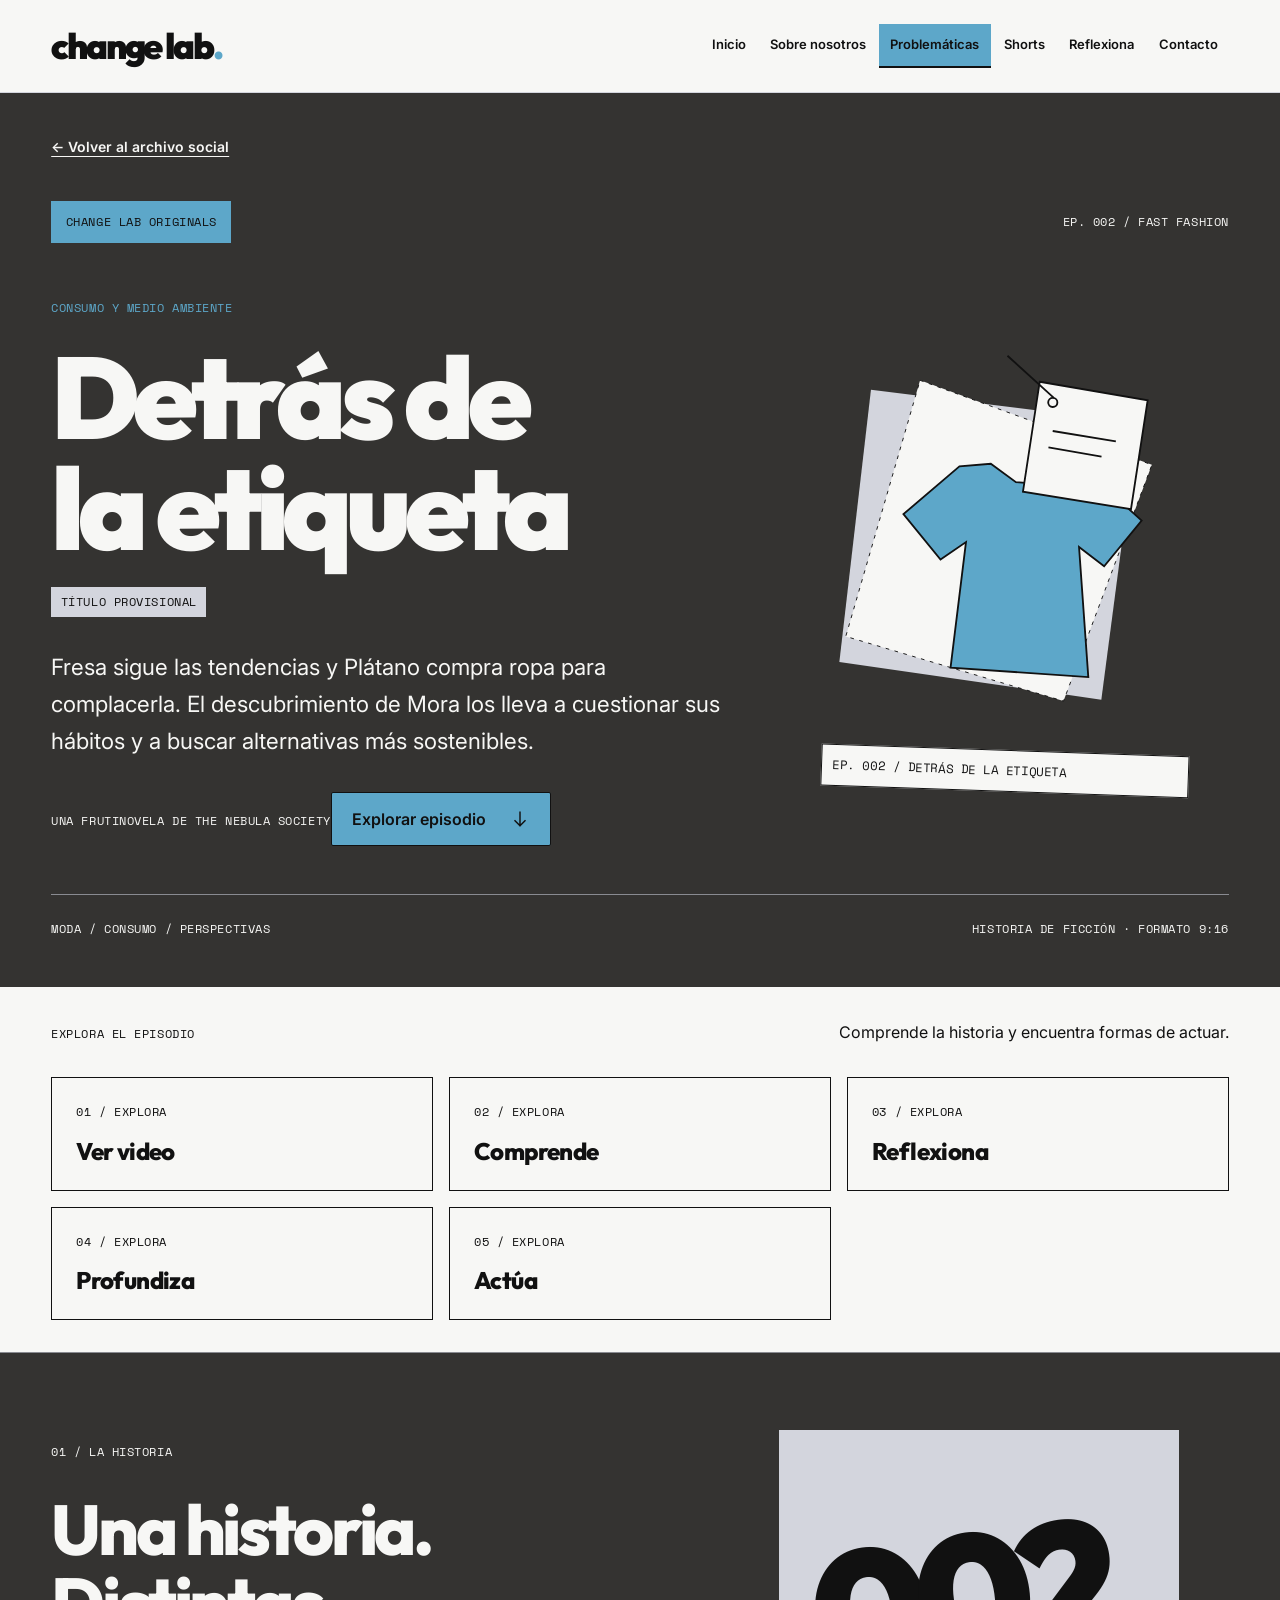
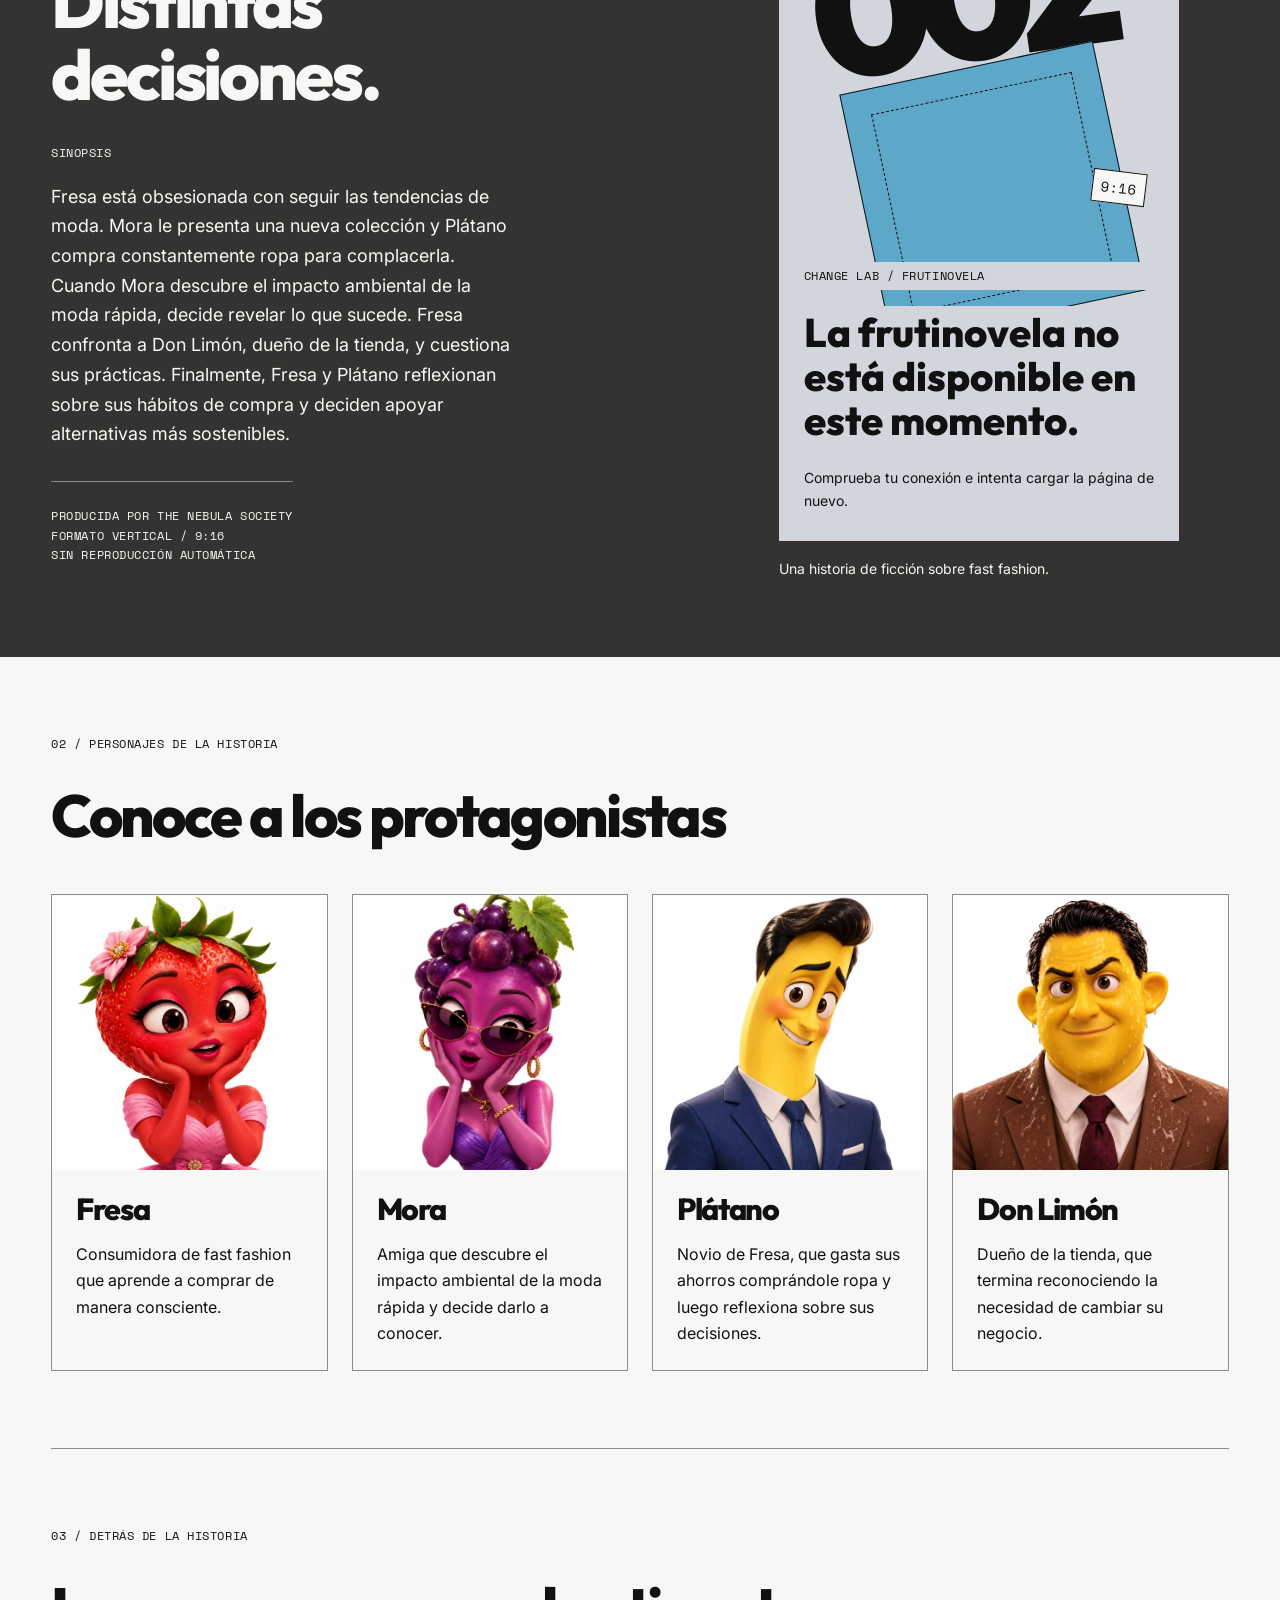
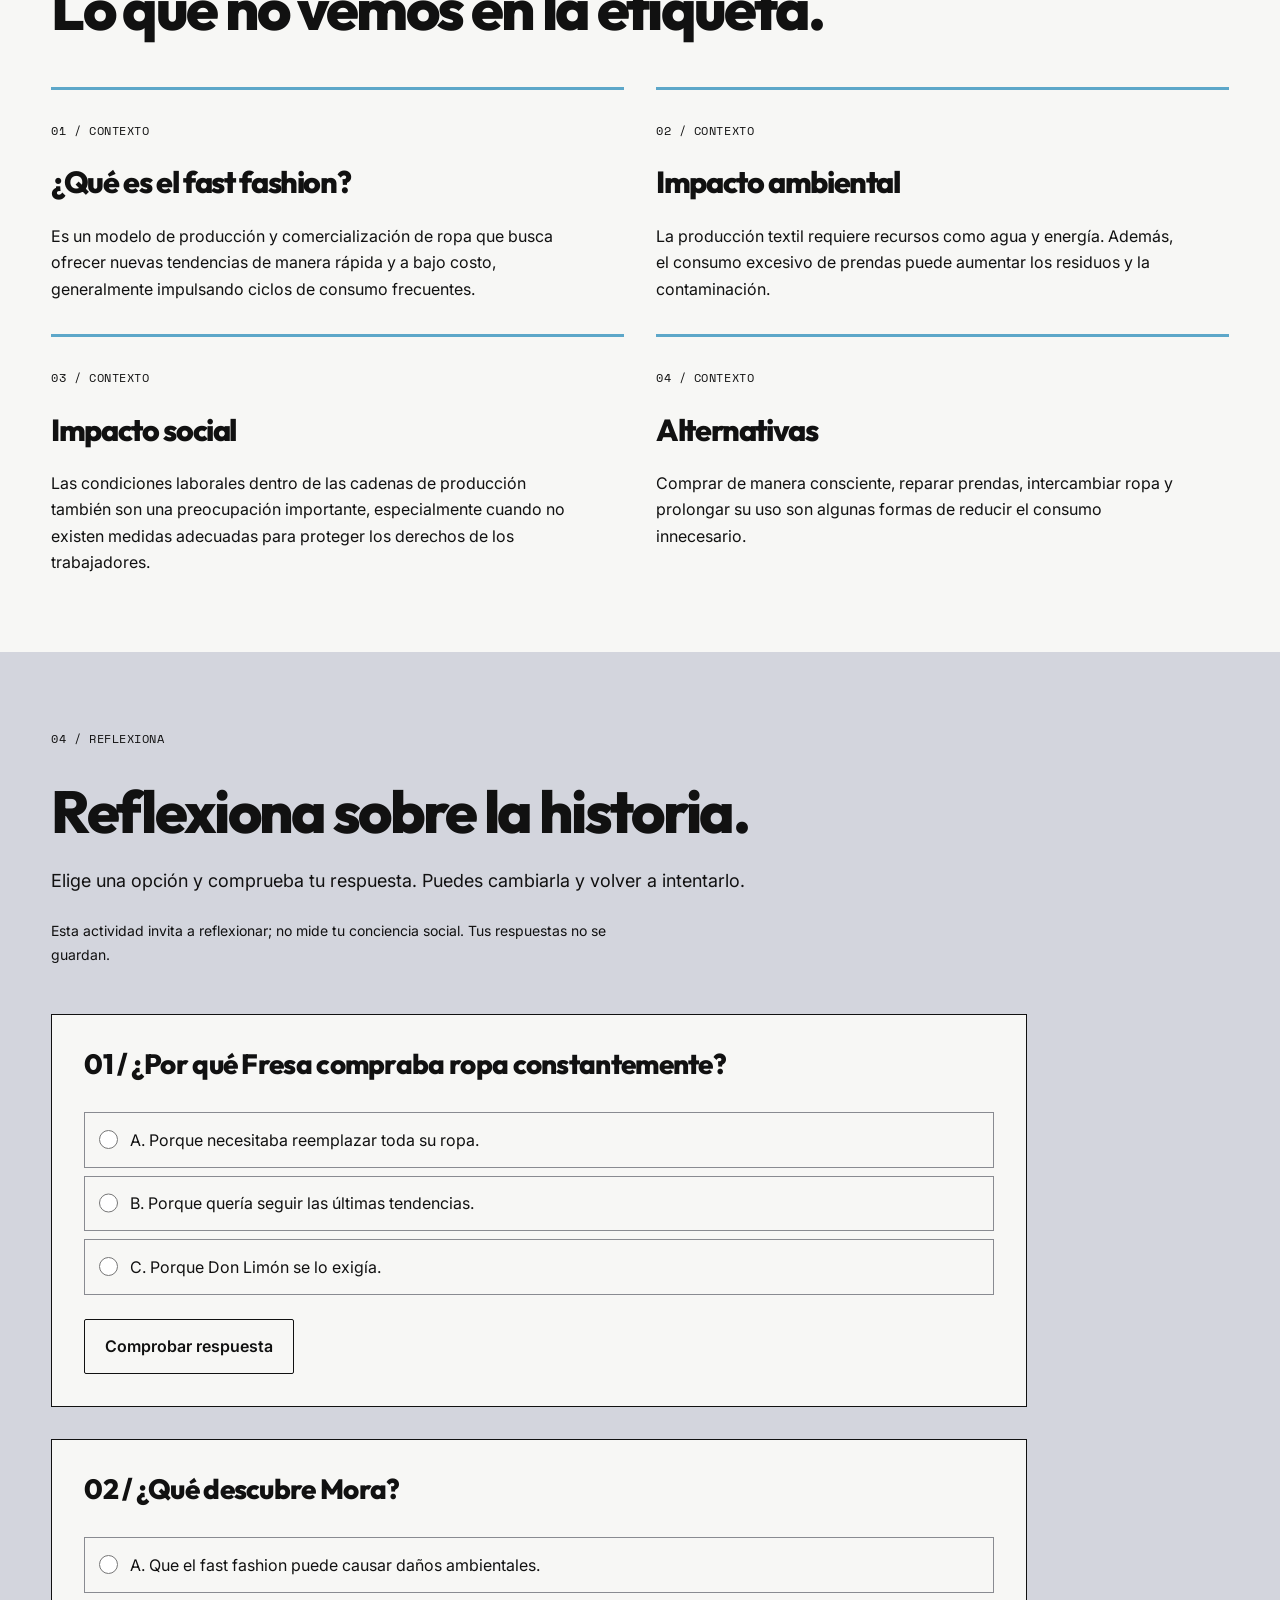
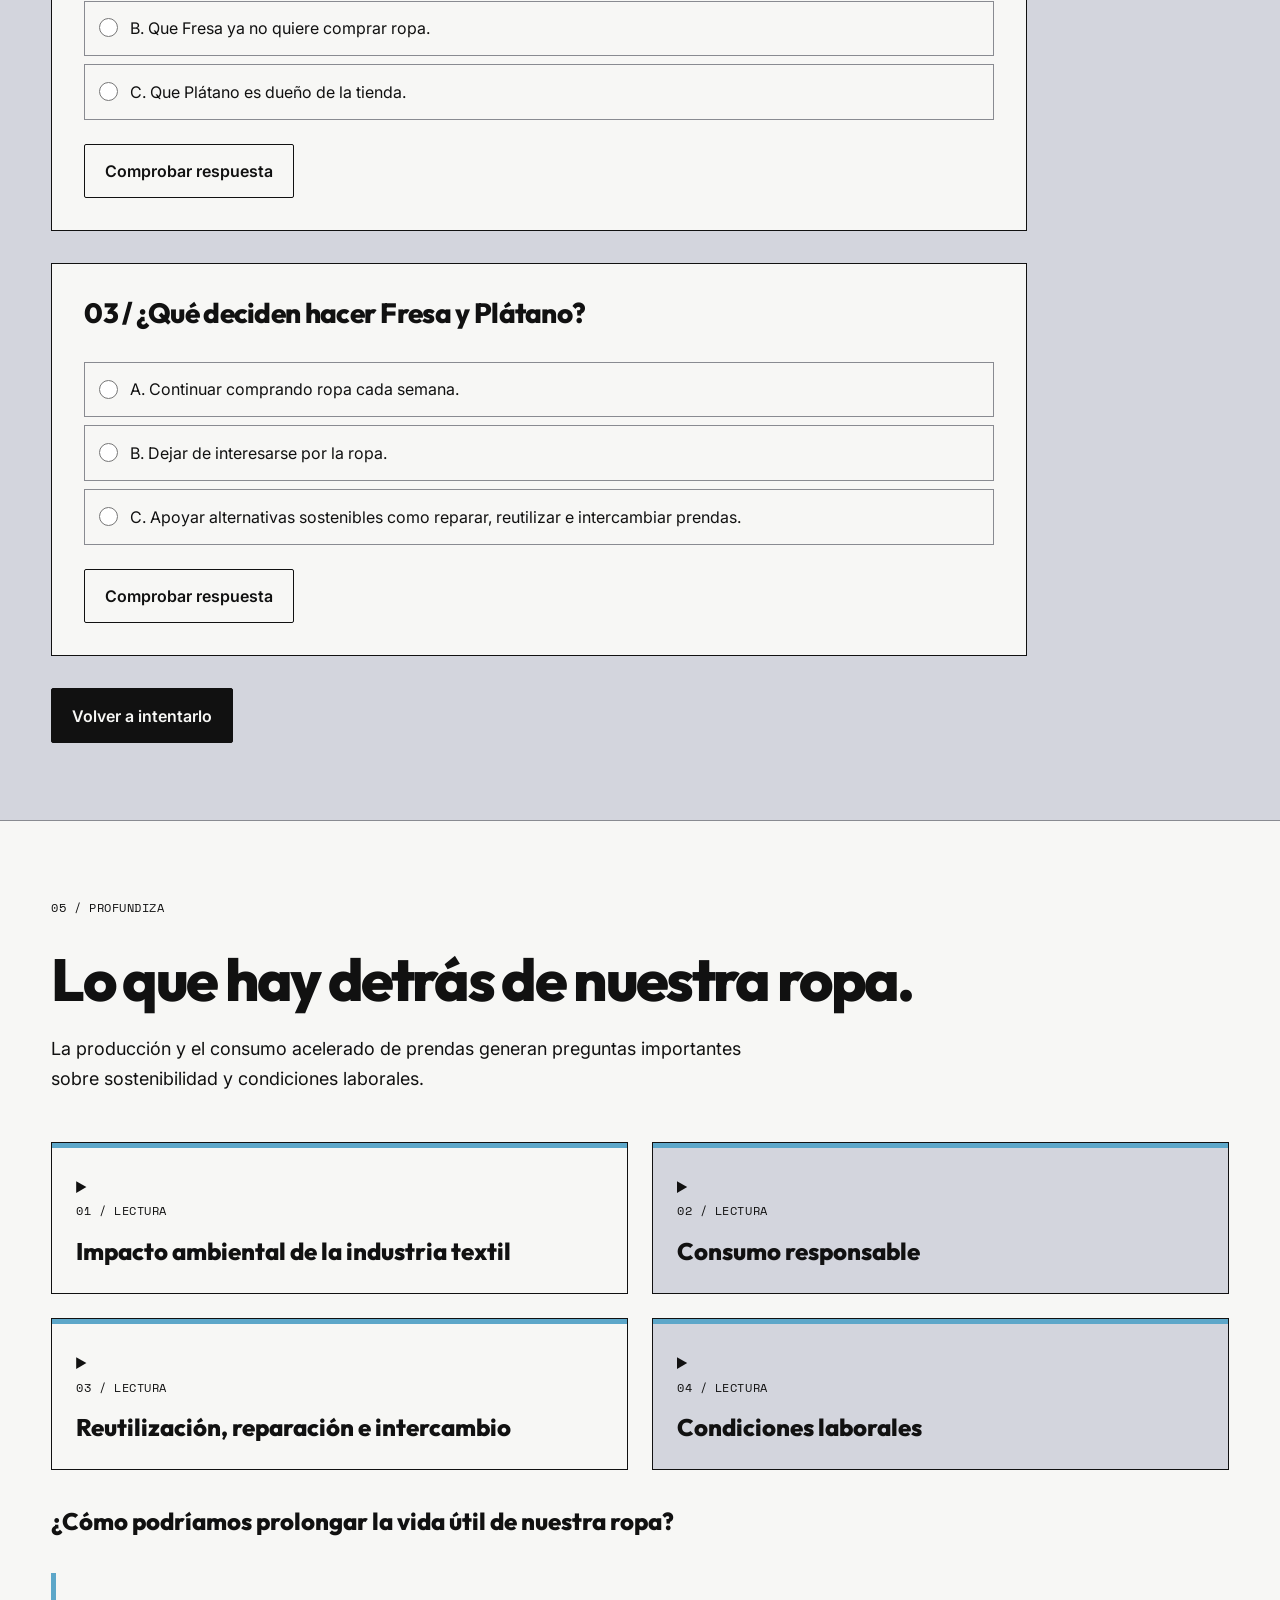
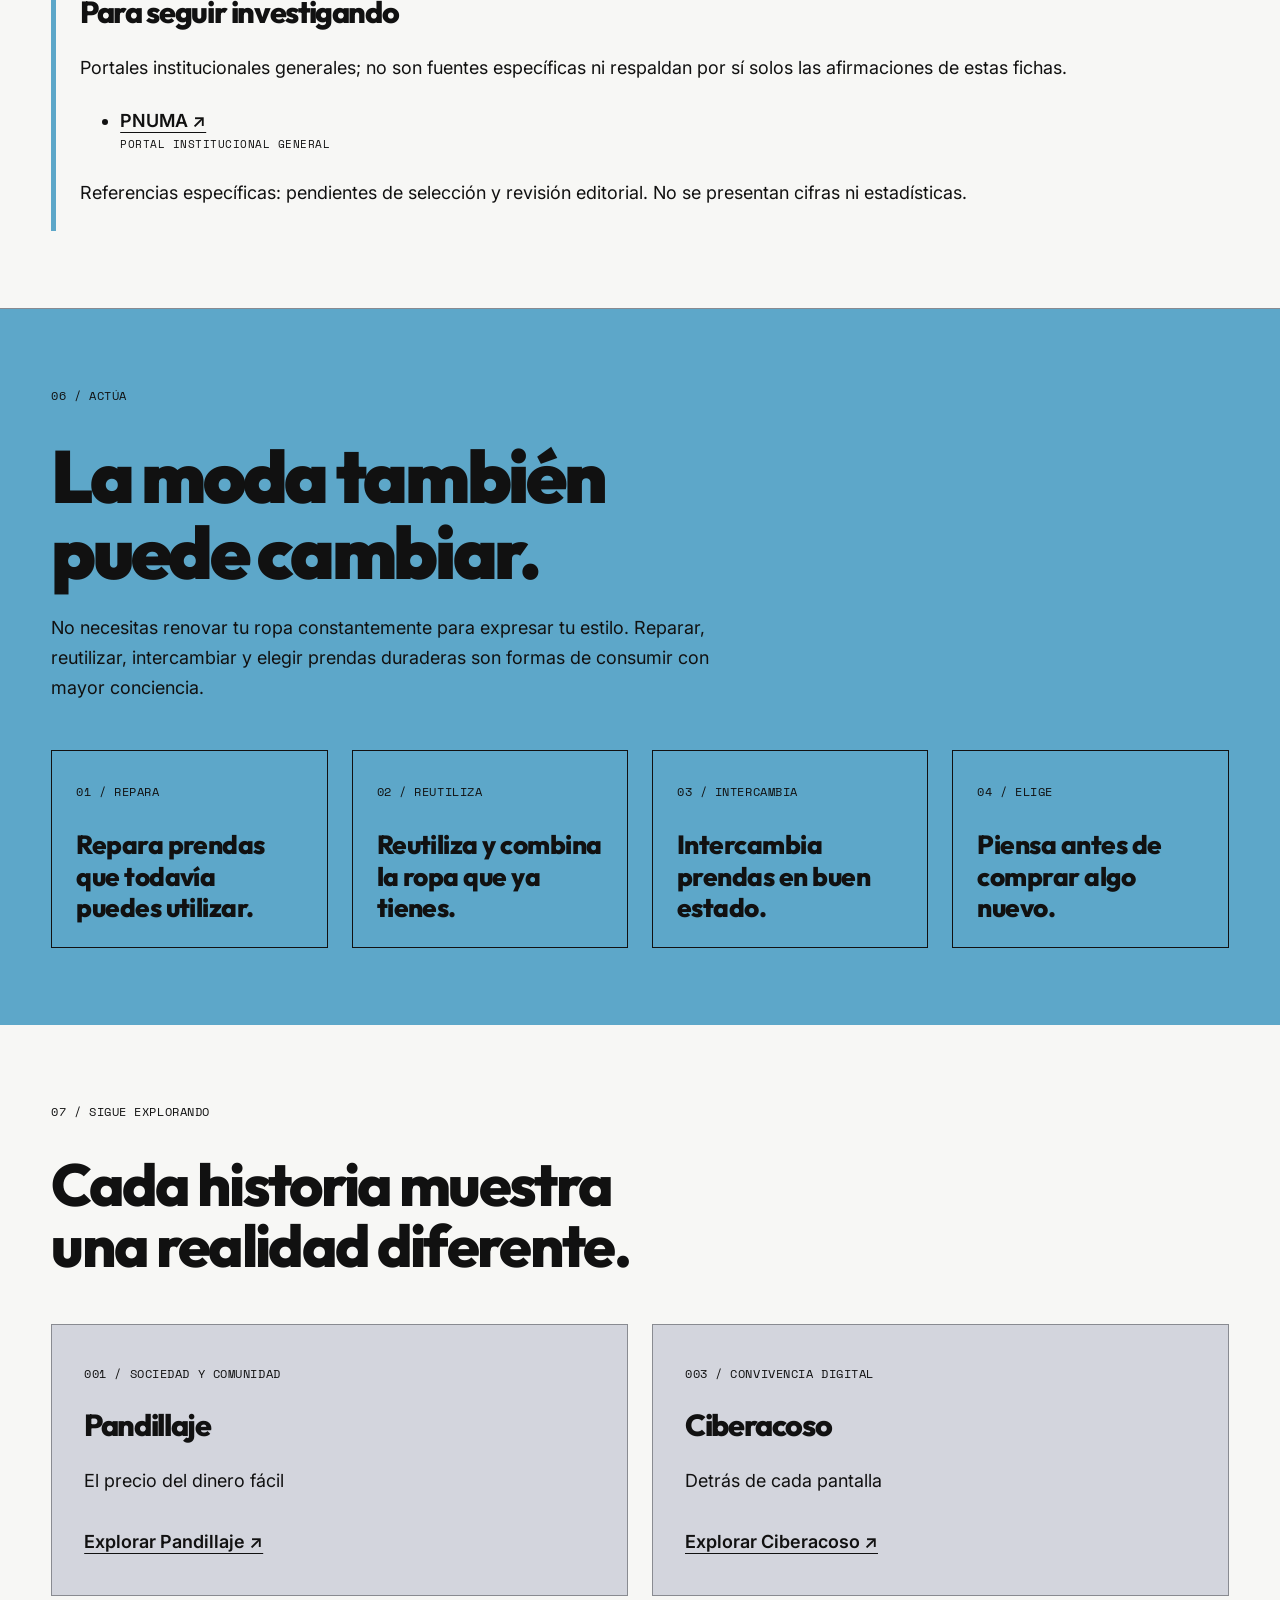
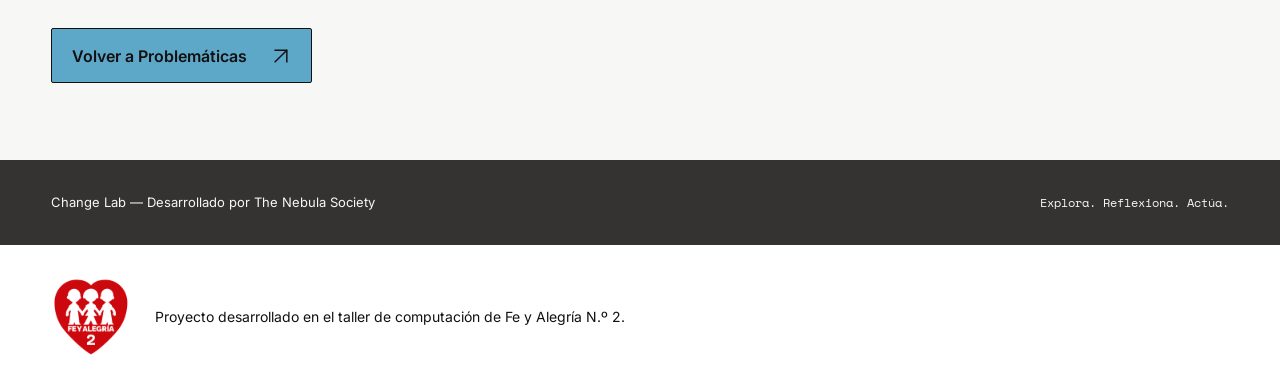
<file: temas/fast-fashion.html>
﻿<!doctype html>
<html lang="es">
<head>
  <meta charset="utf-8">
  <meta name="viewport" content="width=device-width, initial-scale=1">
  <meta name="description" content="Una historia que invita a cuestionar nuestros hábitos de consumo y a descubrir el impacto social y ambiental de la moda rápida.">
  <meta name="theme-color" content="#F7F7F5">
  <title>Detrás de la etiqueta — Change Lab</title>
  <link rel="preconnect" href="https://fonts.googleapis.com">
  <link rel="preconnect" href="https://fonts.gstatic.com" crossorigin>
  <link href="https://fonts.googleapis.com/css2?family=Inter:wght@400;600&amp;family=Outfit:wght@800;900&amp;family=Space+Mono:wght@400&amp;display=swap" rel="stylesheet">
  <link rel="stylesheet" href="../css/styles.css">
  <link rel="stylesheet" href="../css/components.css">
  <link rel="stylesheet" href="../css/responsive.css">
  <link rel="stylesheet" href="../css/episode.css">
  <link rel="stylesheet" href="../css/fast-fashion.css">
  <link rel="stylesheet" href="../css/episode-learning.css">
  <script type="module" src="../js/main.js"></script>
  <script type="module" src="../js/episode.js"></script>
</head>
<body>
  <a class="skip-link" href="#contenido">Saltar al contenido</a>
  <header class="site-header">
    <div class="container header-inner">
      <a class="brand" href="../index.html" aria-label="Change Lab — Inicio">change lab<span class="brand__dot" aria-hidden="true">.</span></a>
      <button class="menu-toggle" type="button" aria-expanded="false" aria-controls="navegacion" hidden>Menú <svg class="icon" viewBox="0 0 24 24" aria-hidden="true" focusable="false"><path d="M4 6h16M4 12h16M4 18h16"/></svg></button>
      <nav class="site-nav" id="navegacion" aria-label="Navegación principal">
        <a href="../index.html">Inicio</a>
        <a href="../sobre-nosotros.html">Sobre nosotros</a>
        <a href="../problematicas.html" aria-current="location">Problemáticas</a>
        <a href="../shorts.html">Shorts</a>
        <a href="../reflexiona.html">Reflexiona</a>
        <a href="../contacto.html">Contacto</a>
      </nav>
    </div>
  </header>
  <main class="episode" id="contenido" tabindex="-1" data-episode="fast-fashion">
    <section class="episode-hero episode-premiere surface--dark" aria-labelledby="page-title">
      <div class="container">
        <a class="text-link episode-back" href="../problematicas.html">← Volver al archivo social</a>
        <div class="episode-hero__meta"><p class="label premiere-stamp">CHANGE LAB ORIGINALS</p><p class="label premiere-index">EP. 002 <span aria-hidden="true">/</span> FAST FASHION</p></div>
        <div class="episode-hero__layout">
          <div class="premiere-copy"><p class="label premiere-category">CONSUMO Y MEDIO AMBIENTE</p><h1 id="page-title" data-story-title>Detrás de la etiqueta</h1><p class="label episode-provisional" data-provisional-title>Título provisional</p><p class="episode-lead">Fresa sigue las tendencias y Plátano compra ropa para complacerla. El descubrimiento de Mora los lleva a cuestionar sus hábitos y a buscar alternativas más sostenibles.</p><p class="label premiere-credit">UNA FRUTINOVELA DE THE NEBULA SOCIETY</p><a class="button button--primary" href="#ver-episodio">Explorar episodio <svg class="icon" viewBox="0 0 24 24" aria-hidden="true" focusable="false"><path d="M12 4v16m-6-6 6 6 6-6"/></svg></a></div>
          <div class="episode-hero-art premiere-art premiere-art--collage" aria-hidden="true"><svg viewBox="0 0 400 440" focusable="false"><path d="m40 54 291 26-29 302-286-31Z" fill="var(--fog)"/><path d="m93 42 255 83-87 260-239-62Z" fill="var(--off-white)" stroke="var(--ink)" stroke-dasharray="4 6"/><path d="m139 134-59 54 42 48 27-20-12 137 150 5-15-141 28 20 39-51-65-55-26 20-47-2-28-19Z" fill="var(--blue)" stroke="var(--ink)" stroke-width="2"/><path d="m223 39 118 16-14 119-118-15Z" fill="var(--off-white)" stroke="var(--ink)" stroke-width="2"/><circle cx="238" cy="61" r="5" fill="none" stroke="var(--ink)" stroke-width="2"/><path d="m239 56-52-44M239 92l69 9m-73 9 58 8" stroke="var(--ink)" stroke-width="2"/></svg><span class="label episode-hero-art__note">EP. 002 / DETRÁS DE LA ETIQUETA</span></div>
        </div>
        <div class="episode-hero__rule label"><span>MODA / CONSUMO / PERSPECTIVAS</span><span>HISTORIA DE FICCIÓN · FORMATO 9:16</span></div>
      </div>
    </section>
    <nav class="episode-followup" aria-label="Navegación del episodio"><div class="container"><div class="episode-followup__heading"><p class="eyebrow">EXPLORA EL EPISODIO</p><p>Comprende la historia y encuentra formas de actuar.</p></div><div class="episode-followup__links"><a href="#ver-episodio"><span class="label">01 / EXPLORA</span><span>Ver video</span></a><a href="#comprende"><span class="label">02 / EXPLORA</span><span>Comprende</span></a><a href="#reflexiona"><span class="label">03 / EXPLORA</span><span>Reflexiona</span></a><a href="#profundiza"><span class="label">04 / EXPLORA</span><span>Profundiza</span></a><a href="#actua"><span class="label">05 / EXPLORA</span><span>Actúa</span></a></div></div></nav>


    <section class="surface--dark section-shell episode-screen" id="ver-episodio" tabindex="-1" aria-labelledby="screen-title">
      <div class="container episode-screen__layout">
        <div class="episode-screen__copy"><p class="eyebrow">01 / LA HISTORIA</p><h2 id="screen-title">Una historia.<br>Distintas decisiones.</h2><p class="label premiere-synopsis-label">SINOPSIS</p><p>Fresa está obsesionada con seguir las tendencias de moda. Mora le presenta una nueva colección y Plátano compra constantemente ropa para complacerla. Cuando Mora descubre el impacto ambiental de la moda rápida, decide revelar lo que sucede. Fresa confronta a Don Limón, dueño de la tienda, y cuestiona sus prácticas. Finalmente, Fresa y Plátano reflexionan sobre sus hábitos de compra y deciden apoyar alternativas más sostenibles.</p><p class="label episode-screen__note">PRODUCIDA POR THE NEBULA SOCIETY<br>FORMATO VERTICAL / 9:16<br>Sin reproducción automática</p></div>
        <div class="episode-media" data-episode-media>
          <div class="episode-media__frame">
            <div class="episode-production" data-media-placeholder hidden>
              <div class="episode-production__art" aria-hidden="true"><span>002</span><i></i><b>9:16</b></div>
              <p class="label">CHANGE LAB / FRUTINOVELA</p>
              <p class="episode-production__status" data-media-status role="status" aria-live="polite">No se pudo cargar la frutinovela.</p>
              <p>Comprueba tu conexión e intenta cargar la página de nuevo.</p>
            </div>
            <video id="frutinovela" src="../assets/videos/fast-fashion-web.mp4" poster="../assets/episodios/fast-fashion/portada-fast-fashion-web.webp" controls preload="metadata" playsinline width="720" height="1280" aria-label="Frutinovela: Detrás de la etiqueta">Tu navegador no admite video HTML5.</video>
          </div>
          <p class="episode-media__caption">Una historia de ficción sobre fast fashion.</p>
          <a class="text-link episode-transcript" data-media-transcript hidden>Leer la transcripción de la frutinovela</a>
        </div>
      </div>
    </section>


    <section class="container section-shell episode-cast" aria-labelledby="cast-title">
      <header class="episode-section-heading"><p class="eyebrow">02 / PERSONAJES DE LA HISTORIA</p><h2 id="cast-title">Conoce a los protagonistas</h2></header>
      <div class="episode-cast__grid">
        <article class="card character-card" aria-labelledby="character-fresa"><div class="character-portrait character-portrait--official"><img src="../assets/episodios/fast-fashion/fresa-web.webp" width="640" height="640" loading="lazy" decoding="async" alt="Fresa, personaje de color rojo con hojas verdes, flor rosa y vestido rosa."></div><div class="character-card__body"><h3 class="card__title" id="character-fresa">Fresa</h3><p>Consumidora de fast fashion que aprende a comprar de manera consciente.</p></div></article>
        <article class="card character-card" aria-labelledby="character-mora"><div class="character-portrait character-portrait--official"><img src="../assets/episodios/fast-fashion/mora-web.webp" width="640" height="640" loading="lazy" decoding="async" alt="Mora, personaje morado con hojas verdes, gafas y vestido violeta."></div><div class="character-card__body"><h3 class="card__title" id="character-mora">Mora</h3><p>Amiga que descubre el impacto ambiental de la moda rápida y decide darlo a conocer.</p></div></article>
        <article class="card character-card" aria-labelledby="character-platano"><div class="character-portrait character-portrait--official"><img src="../assets/episodios/fast-fashion/platano-web.webp" width="640" height="640" loading="lazy" decoding="async" alt="Plátano, personaje amarillo con cabello oscuro, traje azul y corbata."></div><div class="character-card__body"><h3 class="card__title" id="character-platano">Plátano</h3><p>Novio de Fresa, que gasta sus ahorros comprándole ropa y luego reflexiona sobre sus decisiones.</p></div></article>
        <article class="card character-card" aria-labelledby="character-limon"><div class="character-portrait character-portrait--official"><img src="../assets/episodios/fast-fashion/don-limon-web.webp" width="640" height="640" loading="lazy" decoding="async" alt="Don Limón, personaje amarillo de brazos cruzados, con traje marrón y corbata."></div><div class="character-card__body"><h3 class="card__title" id="character-limon">Don Limón</h3><p>Dueño de la tienda, que termina reconociendo la necesidad de cambiar su negocio.</p></div></article>
      </div>
    </section>
    <section class="container section-shell episode-context" id="comprende" tabindex="-1" aria-labelledby="context-title">
      <header class="episode-section-heading"><p class="eyebrow">03 / DETRÁS DE LA HISTORIA</p><h2 id="context-title">Lo que no vemos en la etiqueta.</h2></header>
      <div class="episode-context__grid episode-context__grid--four">
<article class="episode-context__item"><span class="label" aria-hidden="true">01 / CONTEXTO</span><h3>¿Qué es el fast fashion?</h3><p>Es un modelo de producción y comercialización de ropa que busca ofrecer nuevas tendencias de manera rápida y a bajo costo, generalmente impulsando ciclos de consumo frecuentes.</p></article>
<article class="episode-context__item"><span class="label" aria-hidden="true">02 / CONTEXTO</span><h3>Impacto ambiental</h3><p>La producción textil requiere recursos como agua y energía. Además, el consumo excesivo de prendas puede aumentar los residuos y la contaminación.</p></article>
<article class="episode-context__item"><span class="label" aria-hidden="true">03 / CONTEXTO</span><h3>Impacto social</h3><p>Las condiciones laborales dentro de las cadenas de producción también son una preocupación importante, especialmente cuando no existen medidas adecuadas para proteger los derechos de los trabajadores.</p></article>
<article class="episode-context__item"><span class="label" aria-hidden="true">04 / CONTEXTO</span><h3>Alternativas</h3><p>Comprar de manera consciente, reparar prendas, intercambiar ropa y prolongar su uso son algunas formas de reducir el consumo innecesario.</p></article>
</div>
    </section>

    <section class="surface--fog section-shell episode-reflect" id="reflexiona" tabindex="-1" aria-labelledby="quiz-title">
      <div class="container" data-quiz>
        <header class="episode-section-heading"><p class="eyebrow">04 / REFLEXIONA</p><h2 id="quiz-title">Reflexiona sobre la historia.</h2><p>Elige una opción y comprueba tu respuesta. Puedes cambiarla y volver a intentarlo.</p><p class="episode-quiz-note">Esta actividad invita a reflexionar; no mide tu conciencia social. Tus respuestas no se guardan.</p></header>
        <div class="episode-quiz-fallback" data-quiz-fallback><p>Para responder y recibir retroalimentación, abre esta página con JavaScript habilitado. También puedes reflexionar sobre estas preguntas:</p><ol><li>¿Por qué Fresa compraba ropa constantemente?</li><li>¿Qué descubre Mora?</li><li>¿Qué deciden hacer Fresa y Plátano?</li></ol></div>
        <div class="episode-quiz" data-quiz-cards></div>
        <div class="episode-quiz-bottom"><button class="button" type="button" data-quiz-reset hidden>Volver a intentarlo</button><p class="episode-quiz-status" data-quiz-status role="status" aria-live="polite" aria-atomic="true"></p></div>
      </div>
    </section>

    <section class="surface--paper section-shell episode-deepen" id="profundiza" tabindex="-1" aria-labelledby="deepen-title"><div class="container"><header class="episode-section-heading"><p class="eyebrow">05 / PROFUNDIZA</p><h2 id="deepen-title">Lo que hay detrás de nuestra ropa.</h2><p>La producción y el consumo acelerado de prendas generan preguntas importantes sobre sostenibilidad y condiciones laborales.</p></header><div class="episode-deepen__grid"><details class="episode-reading"><summary><span class="label" aria-hidden="true">01 / LECTURA</span><span>Impacto ambiental de la industria textil</span></summary><div class="episode-reading__body"><p>Uso de recursos y generación de residuos textiles. Al investigar una prenda, pregunta por sus materiales, su proceso de producción y qué ocurre cuando deja de usarse.</p></div></details><details class="episode-reading"><summary><span class="label" aria-hidden="true">02 / LECTURA</span><span>Consumo responsable</span></summary><div class="episode-reading__body"><p>La compra frecuente y los ciclos de tendencias pueden impulsar decisiones apresuradas. Revisa lo que ya tienes y considera la duración, el cuidado y el uso que darás a una prenda antes de comprar.</p></div></details><details class="episode-reading"><summary><span class="label" aria-hidden="true">03 / LECTURA</span><span>Reutilización, reparación e intercambio</span></summary><div class="episode-reading__body"><p>Reparar, reutilizar, intercambiar y comprar conscientemente. Organiza un intercambio de ropa en buen estado o aprende una reparación sencilla para prolongar su vida útil.</p></div></details><details class="episode-reading"><summary><span class="label" aria-hidden="true">04 / LECTURA</span><span>Condiciones laborales</span></summary><div class="episode-reading__body"><p>Investiga quién produce la ropa y qué información ofrece la marca sobre sus proveedores y las condiciones de trabajo. Distingue los compromisos publicitarios de la información comprobable sobre derechos laborales.</p></div></details></div><p class="episode-deepen__question">¿Cómo podríamos prolongar la vida útil de nuestra ropa?</p><aside class="episode-deepen__sources" aria-labelledby="deepen-sources-title"><h3 id="deepen-sources-title">Para seguir investigando</h3><p>Portales institucionales generales; no son fuentes específicas ni respaldan por sí solos las afirmaciones de estas fichas.</p><ul><li><a class="text-link" href="https://www.unep.org/">PNUMA ↗</a> <span class="label">Portal institucional general</span></li></ul><p>Referencias específicas: pendientes de selección y revisión editorial. No se presentan cifras ni estadísticas.</p></aside></div></section>
    <section class="surface--blue section-shell episode-act" id="actua" tabindex="-1" aria-labelledby="actua-title">
      <div class="container">
        <header class="episode-section-heading"><p class="eyebrow">06 / ACTÚA</p><h2 id="actua-title">La moda también puede cambiar.</h2><p>No necesitas renovar tu ropa constantemente para expresar tu estilo. Reparar, reutilizar, intercambiar y elegir prendas duraderas son formas de consumir con mayor conciencia.</p></header>
        <ol class="episode-act__list">
          <li><span class="label" aria-hidden="true">01 / REPARA</span><p>Repara prendas que todavía puedes utilizar.</p></li>
          <li><span class="label" aria-hidden="true">02 / REUTILIZA</span><p>Reutiliza y combina la ropa que ya tienes.</p></li>
          <li><span class="label" aria-hidden="true">03 / INTERCAMBIA</span><p>Intercambia prendas en buen estado.</p></li>
          <li><span class="label" aria-hidden="true">04 / ELIGE</span><p>Piensa antes de comprar algo nuevo.</p></li>
        </ol>
      </div>
    </section>
    <section class="container section-shell episode-next" aria-labelledby="next-title">
      <header class="episode-section-heading"><p class="eyebrow">07 / SIGUE EXPLORANDO</p><h2 id="next-title">Cada historia muestra una realidad diferente.</h2></header>
      <div class="episode-next__grid">
        <article class="card episode-next__card"><p class="label">001 / SOCIEDAD Y COMUNIDAD</p><h3 class="card__title">Pandillaje</h3><p class="episode-next__story">El precio del dinero fácil</p><a class="text-link episode-next__link" href="pandillaje.html">Explorar Pandillaje ↗</a></article>
        <article class="card episode-next__card"><p class="label">003 / CONVIVENCIA DIGITAL</p><h3 class="card__title">Ciberacoso</h3><p class="episode-next__story">Detrás de cada pantalla</p><a class="text-link episode-next__link" href="ciberacoso.html">Explorar Ciberacoso ↗</a></article>
      </div>
      <a class="button button--primary" href="../problematicas.html">Volver a Problemáticas <svg class="icon" viewBox="0 0 24 24" aria-hidden="true" focusable="false"><path d="M5 19 19 5M5 5h14v14"/></svg></a>
    </section>
  </main>
  <footer class="site-footer">
    <div class="container footer-inner">
      <p>Change Lab — Desarrollado por The Nebula Society</p>
      <p class="footer-note">Explora. Reflexiona. Actúa.</p>
    </div>
    <div class="institution-credit"><div class="container institution-credit__inner"><img src="../assets/images/identidad/logo-fya-web.webp" width="800" height="800" loading="lazy" decoding="async" alt="Fe y Alegría N.º 2"><p>Proyecto desarrollado en el taller de computación de Fe y Alegría N.º 2.</p></div></div>
  </footer>
</body>
</html>
</file>
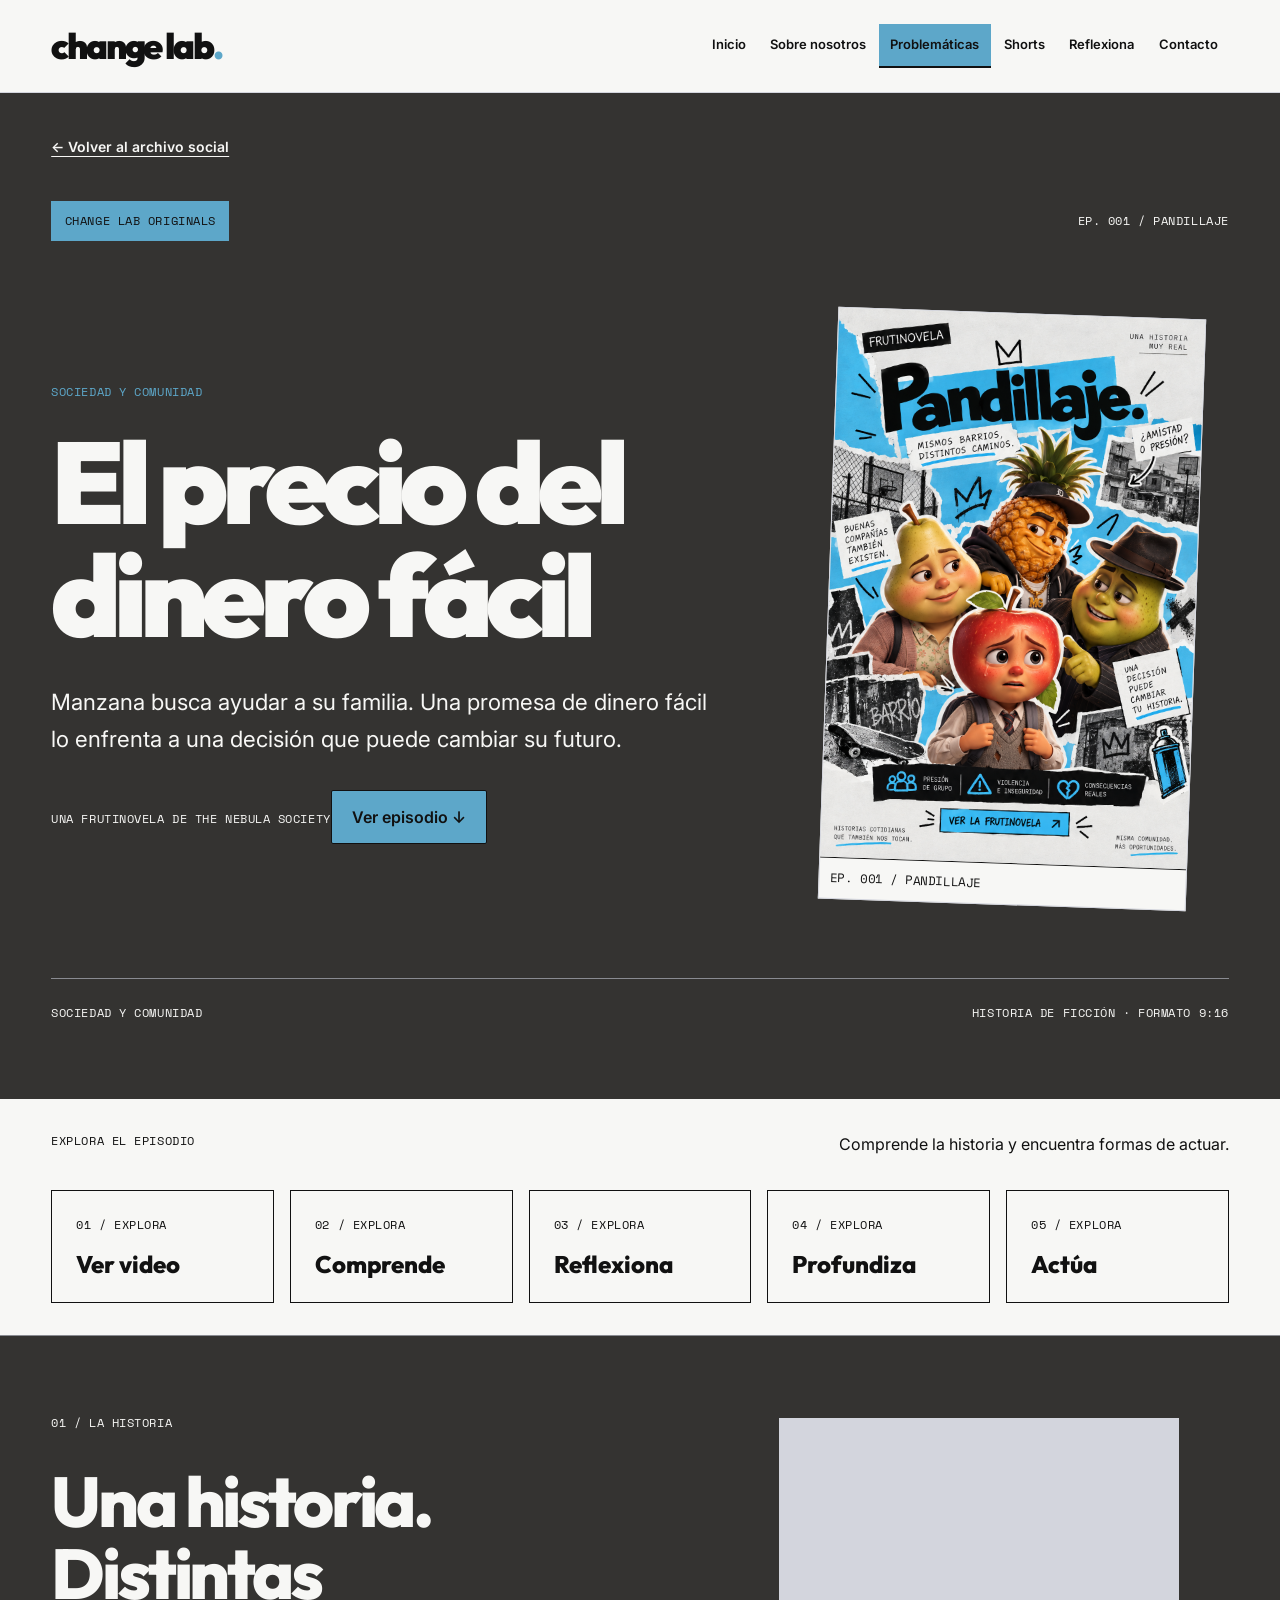
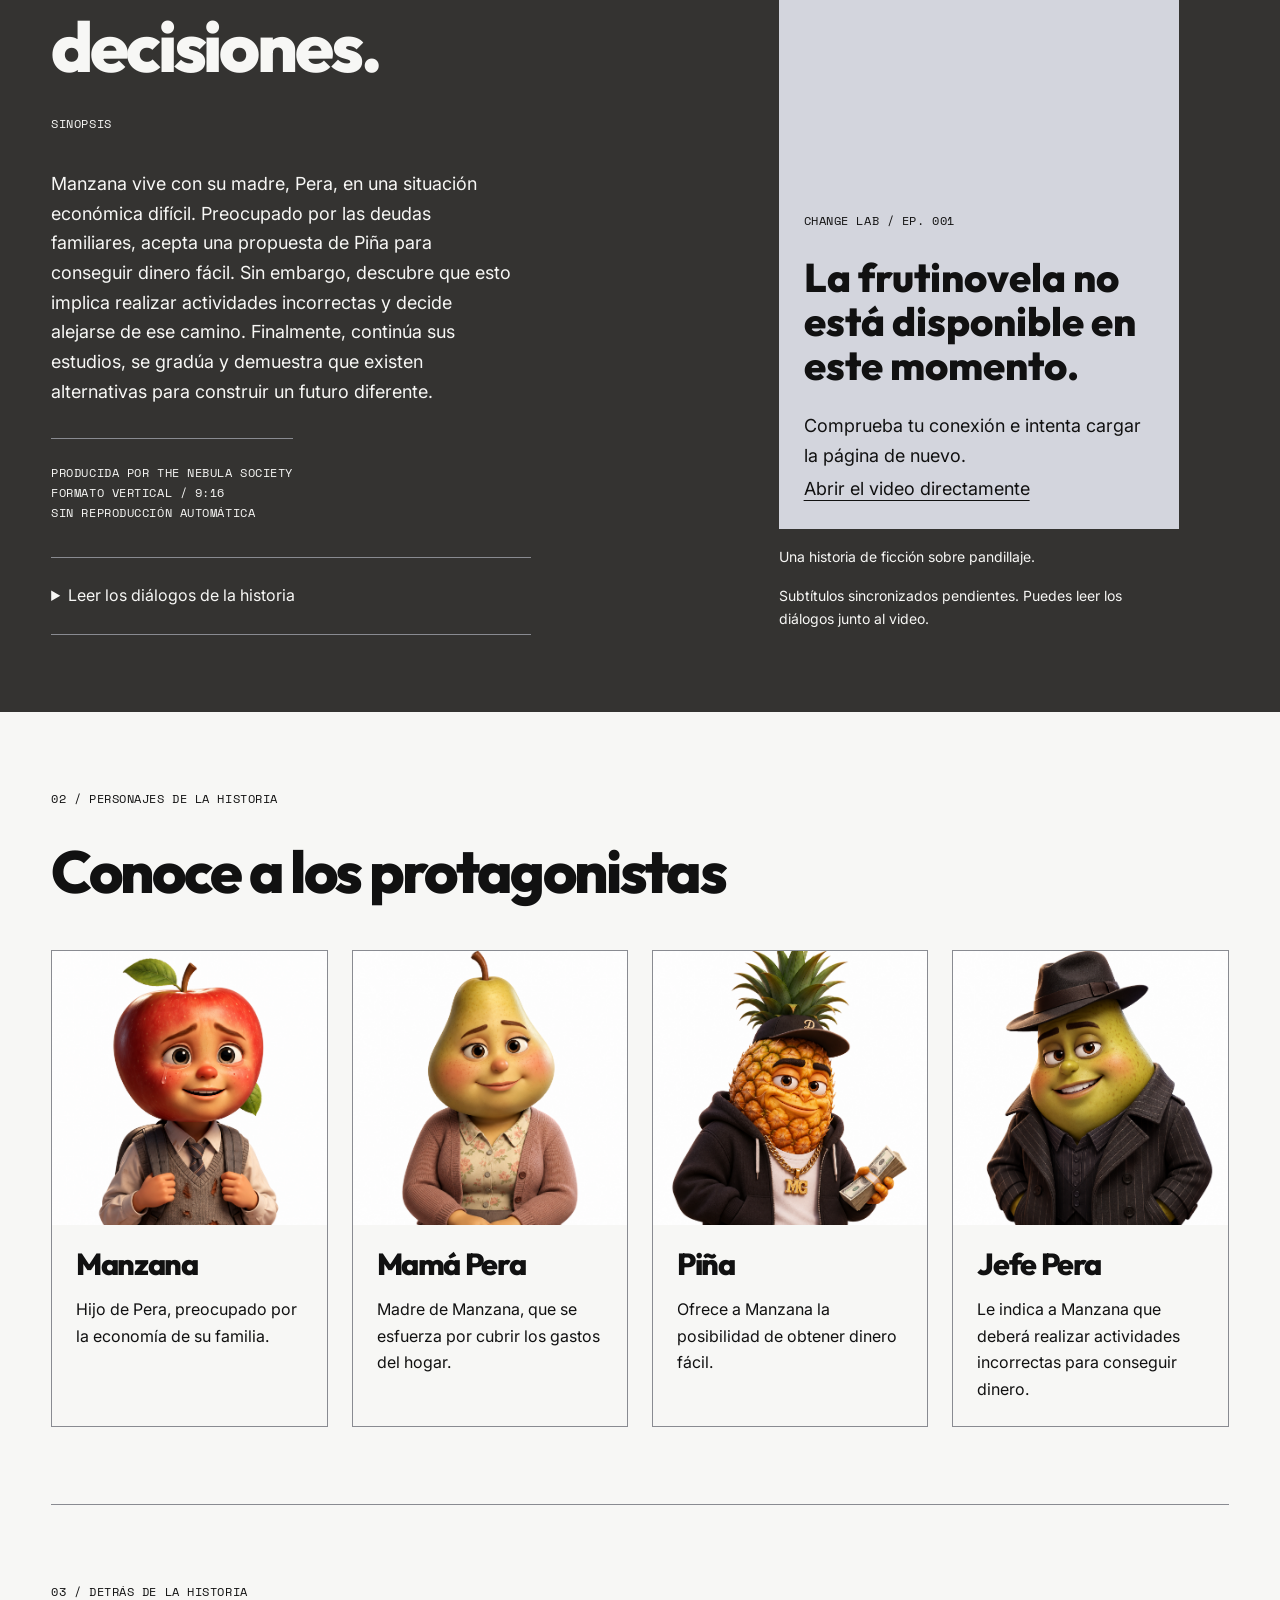
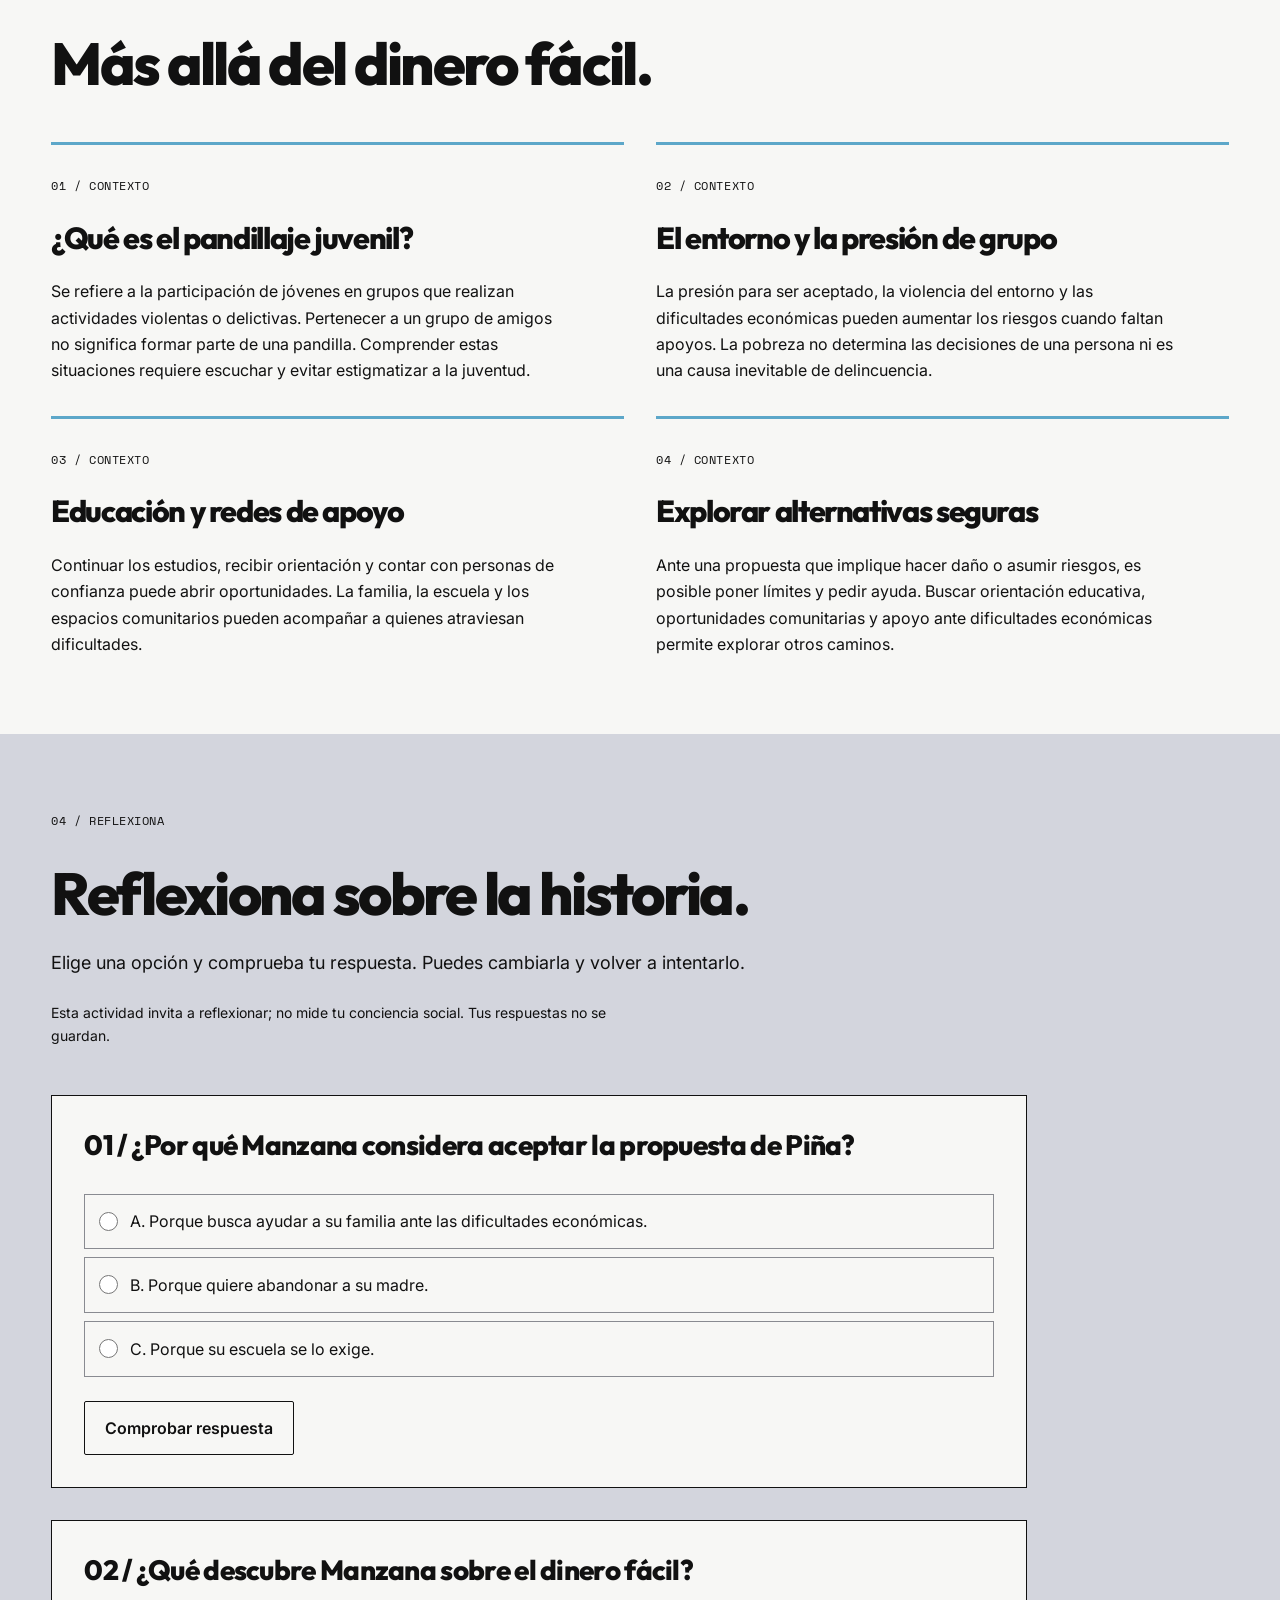
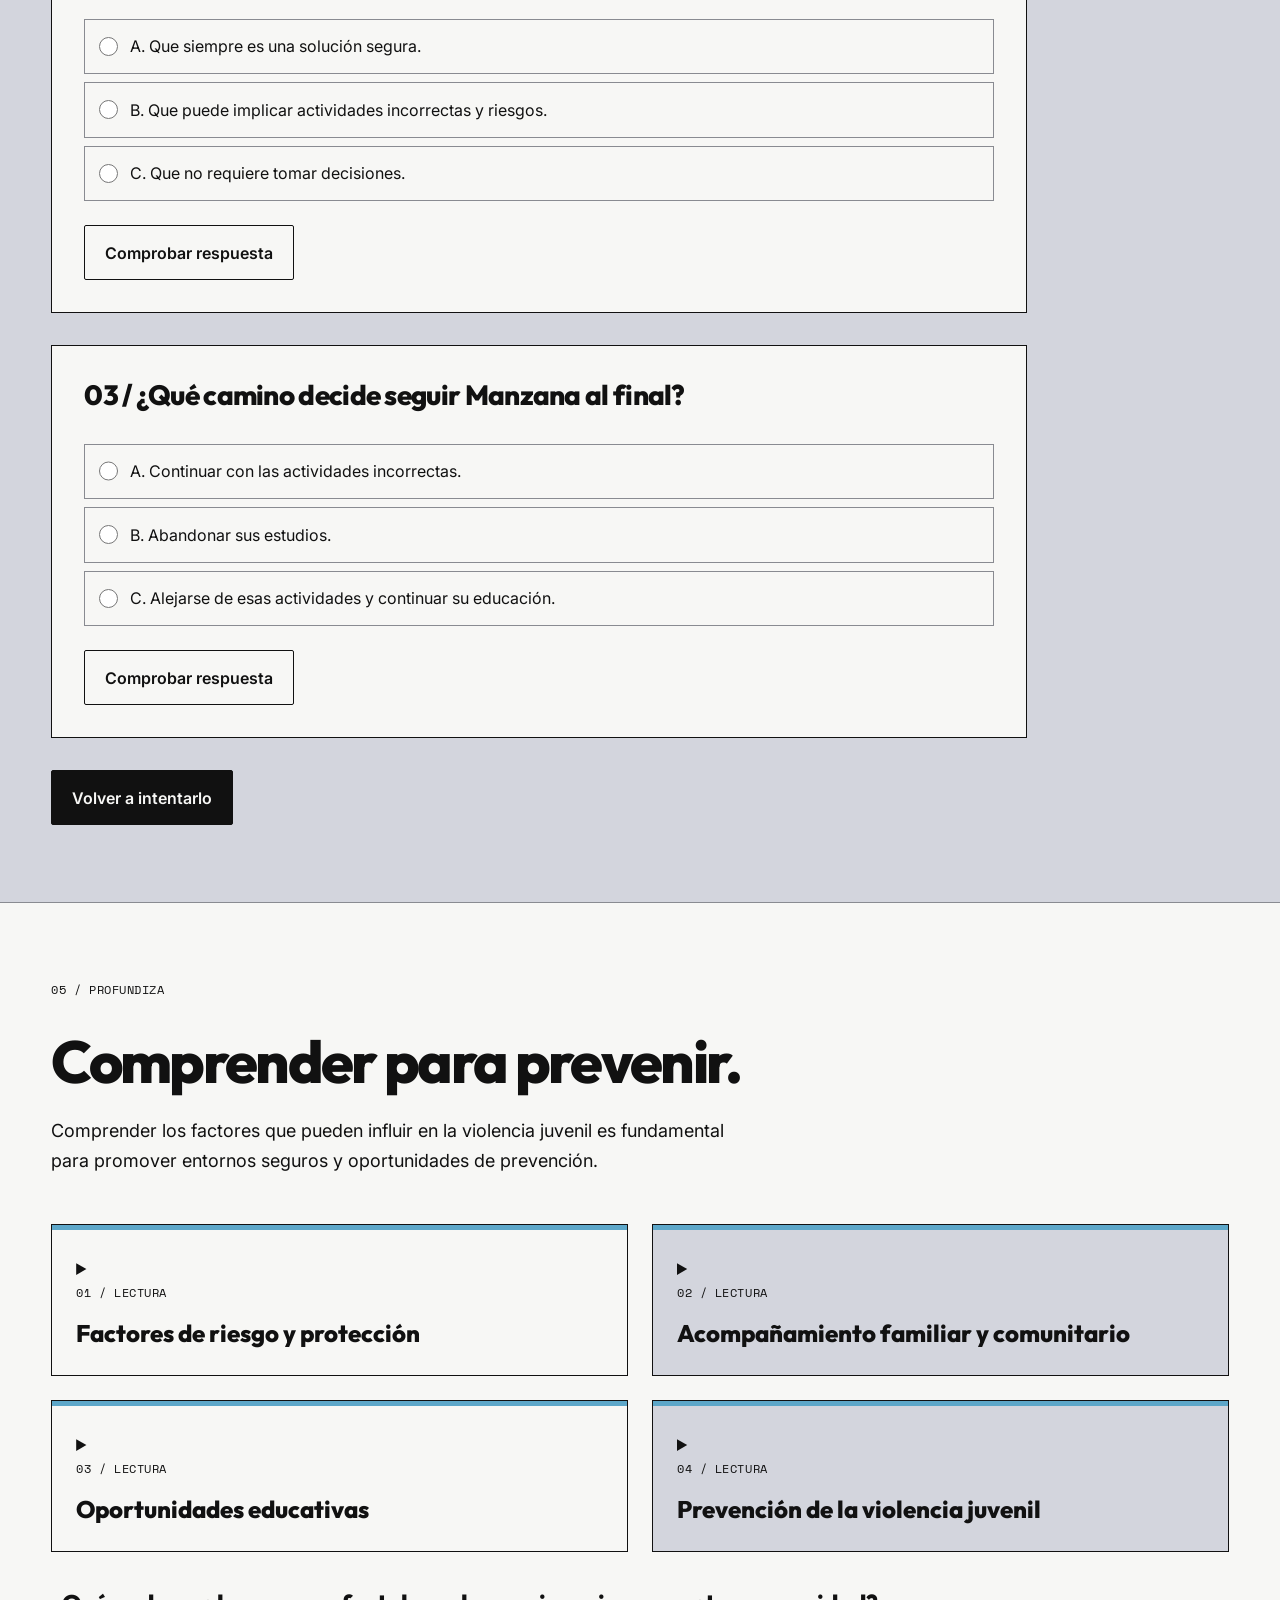
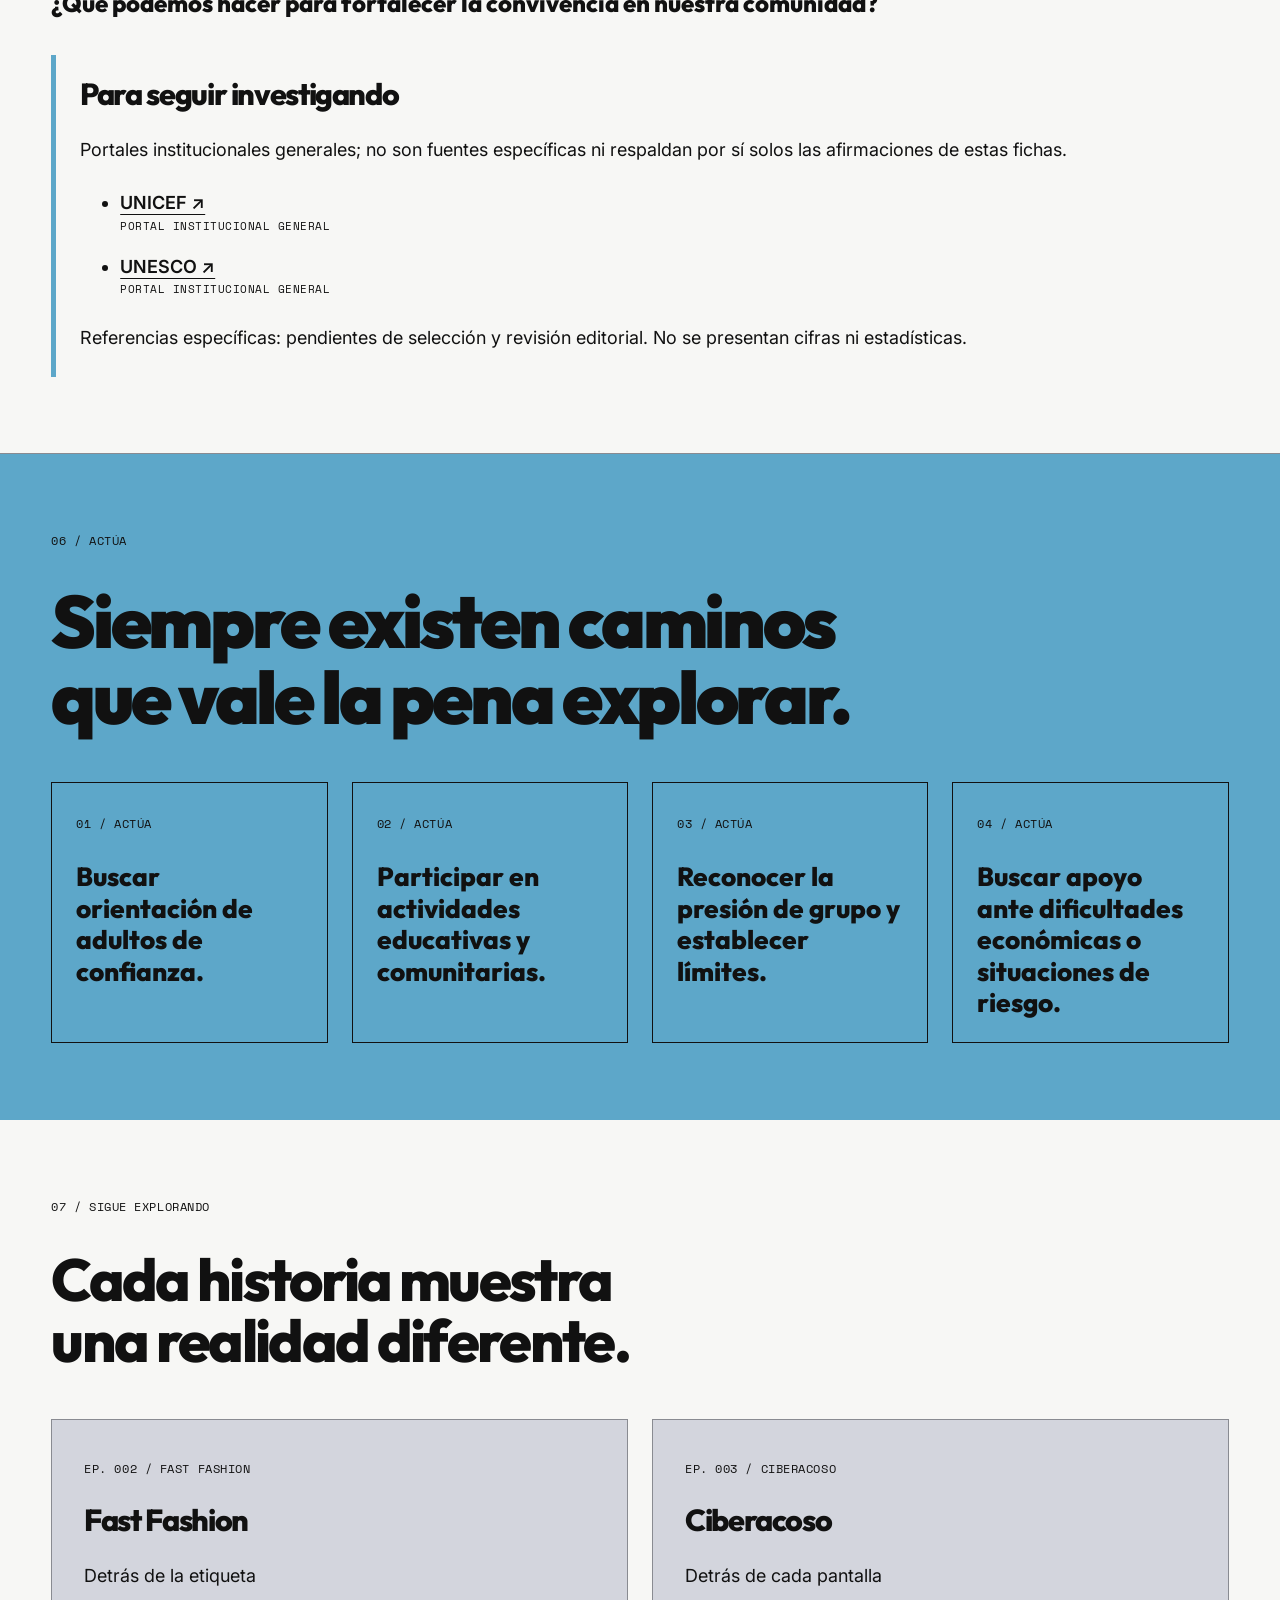
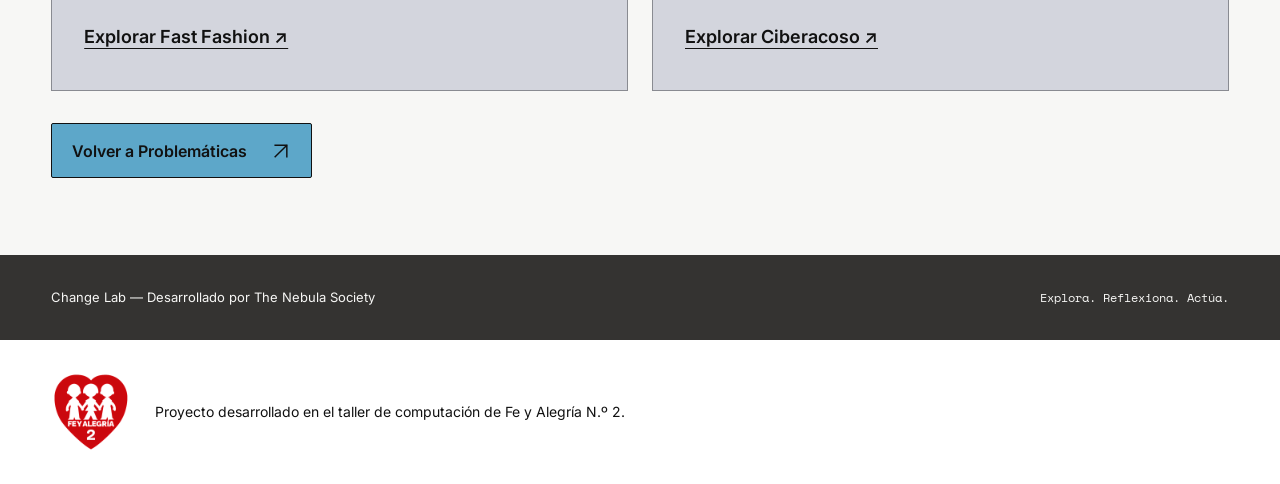
<file: temas/pandillaje.html>
<!doctype html>
<html lang="es">
<head>
  <meta charset="utf-8">
  <meta name="viewport" content="width=device-width, initial-scale=1">
  <meta name="description" content="Manzana busca ayudar a su familia. Una promesa de dinero fácil lo enfrenta a una decisión que puede cambiar su futuro.">
  <meta name="theme-color" content="#F7F7F5">
  <title>El precio del dinero fácil — Change Lab</title>
  <link rel="preconnect" href="https://fonts.googleapis.com">
  <link rel="preconnect" href="https://fonts.gstatic.com" crossorigin>
  <link href="https://fonts.googleapis.com/css2?family=Inter:wght@400;600&amp;family=Outfit:wght@800;900&amp;family=Space+Mono:wght@400&amp;display=swap" rel="stylesheet">
  <link rel="stylesheet" href="../css/styles.css">
  <link rel="stylesheet" href="../css/components.css">
  <link rel="stylesheet" href="../css/responsive.css">
  <link rel="stylesheet" href="../css/episode.css">
  <link rel="stylesheet" href="../css/episodes-final.css">
  <link rel="stylesheet" href="../css/episode-learning.css">
  <script type="module" src="../js/main.js"></script>
  <script type="module" src="../js/episode.js"></script>
</head>
<body>
  <a class="skip-link" href="#contenido">Saltar al contenido</a>
  <header class="site-header">
    <div class="container header-inner">
      <a class="brand" href="../index.html" aria-label="Change Lab — Inicio">change lab<span class="brand__dot" aria-hidden="true">.</span></a>
      <button class="menu-toggle" type="button" aria-expanded="false" aria-controls="navegacion" hidden>Menú <svg class="icon" viewBox="0 0 24 24" aria-hidden="true" focusable="false"><path d="M4 6h16M4 12h16M4 18h16"/></svg></button>
      <nav class="site-nav" id="navegacion" aria-label="Navegación principal">
        <a href="../index.html">Inicio</a>
        <a href="../sobre-nosotros.html">Sobre nosotros</a>
        <a href="../problematicas.html" aria-current="location">Problemáticas</a>
        <a href="../shorts.html">Shorts</a>
        <a href="../reflexiona.html">Reflexiona</a>
        <a href="../contacto.html">Contacto</a>
      </nav>
    </div>
  </header>
  <main class="episode" id="contenido" tabindex="-1" data-episode="pandillaje">
    <section class="episode-hero episode-premiere surface--dark" aria-labelledby="page-title">
    <div class="container"><a class="text-link episode-back" href="../problematicas.html">← Volver al archivo social</a>
      <div class="episode-hero__meta"><p class="label premiere-stamp">CHANGE LAB ORIGINALS</p><p class="label">EP. 001 / PANDILLAJE</p></div>
      <div class="episode-hero__layout"><div class="premiere-copy"><p class="label premiere-category">SOCIEDAD Y COMUNIDAD</p><h1 id="page-title" data-story-title>El precio del dinero fácil</h1><p class="episode-lead">Manzana busca ayudar a su familia. Una promesa de dinero fácil lo enfrenta a una decisión que puede cambiar su futuro.</p><p class="label premiere-credit">UNA FRUTINOVELA DE THE NEBULA SOCIETY</p><a class="button button--primary" href="#ver-episodio">Ver episodio ↓</a></div>
      <a class="episode-hero-art premiere-art" href="#ver-episodio" aria-label="Ver El precio del dinero fácil"><img src="../assets/episodios/pandillaje/poster-pandillaje.png" width="1024" height="1536" fetchpriority="high" decoding="async" alt="Póster oficial de la frutinovela Pandillaje, con sus protagonistas y composición de collage."><span class="label episode-hero-art__note">EP. 001 / PANDILLAJE</span></a></div>
      <div class="episode-hero__rule label"><span>SOCIEDAD Y COMUNIDAD</span><span>HISTORIA DE FICCIÓN · FORMATO 9:16</span></div>
    </div></section>
    <nav class="episode-followup" aria-label="Navegación del episodio"><div class="container"><div class="episode-followup__heading"><p class="eyebrow">EXPLORA EL EPISODIO</p><p>Comprende la historia y encuentra formas de actuar.</p></div><div class="episode-followup__links"><a href="#ver-episodio"><span class="label">01 / EXPLORA</span><span>Ver video</span></a><a href="#comprende"><span class="label">02 / EXPLORA</span><span>Comprende</span></a><a href="#reflexiona"><span class="label">03 / EXPLORA</span><span>Reflexiona</span></a><a href="#profundiza"><span class="label">04 / EXPLORA</span><span>Profundiza</span></a><a href="#actua"><span class="label">05 / EXPLORA</span><span>Actúa</span></a></div></div></nav>


    <section class="surface--dark section-shell episode-screen" id="ver-episodio" tabindex="-1" aria-labelledby="screen-title"><div class="container episode-screen__layout">
    <div class="episode-screen__copy"><p class="eyebrow">01 / LA HISTORIA</p><h2 id="screen-title">Una historia.<br>Distintas decisiones.</h2><p class="label">SINOPSIS</p><p>Manzana vive con su madre, Pera, en una situación económica difícil. Preocupado por las deudas familiares, acepta una propuesta de Piña para conseguir dinero fácil. Sin embargo, descubre que esto implica realizar actividades incorrectas y decide alejarse de ese camino. Finalmente, continúa sus estudios, se gradúa y demuestra que existen alternativas para construir un futuro diferente.</p><p class="label episode-screen__note">PRODUCIDA POR THE NEBULA SOCIETY<br>FORMATO VERTICAL / 9:16<br>Sin reproducción automática</p>
    <details class="episode-dialogue"><summary>Leer los diálogos de la historia</summary><p>Transcripción facilitada por el equipo, en orden. No contiene marcas de tiempo ni sustituye a los subtítulos sincronizados.</p><ol><li>Mamá, ya llegué.</li><li>Hola, mi cielo.</li><li>No te preocupes, ya casi completo para la renta.</li><li>Perdóname, mamá. No veo otra salida.</li><li>Tengo otra alternativa para tu problema: el dinero fácil.</li><li>Sí, acepto.</li><li>Si quieres solucionar tu problema, tienes que empezar a trabajar en cosas malas.</li><li>Pero dos pesos.</li><li>Esa no es la manera de hacer las cosas.</li><li>Tenías razón, mami. La salida fácil no siempre es la mejor.</li><li>Sí, hijo.</li></ol></details></div>
    <div class="episode-media" data-episode-media><div class="episode-media__frame"><div class="episode-production" data-media-placeholder hidden><p class="label">CHANGE LAB / EP. 001</p><p class="episode-production__status" data-media-status role="status" aria-live="polite">No se pudo cargar la frutinovela.</p><p>Comprueba tu conexión e intenta cargar la página de nuevo.</p><a href="../assets/videos/pandillaje.mp4">Abrir el video directamente</a></div>
    <video id="frutinovela" src="../assets/videos/pandillaje.mp4" poster="../assets/episodios/pandillaje/portada-pandillaje.png" controls playsinline preload="metadata" width="720" height="1280" aria-label="Frutinovela: El precio del dinero fácil">Tu navegador no admite video HTML5. <a href="../assets/videos/pandillaje.mp4">Abrir el video</a>.</video></div><p class="episode-media__caption">Una historia de ficción sobre pandillaje.</p><p class="episode-media__caption">Subtítulos sincronizados pendientes. Puedes leer los diálogos junto al video.</p><a class="text-link episode-transcript" data-media-transcript hidden>Leer la transcripción de la frutinovela</a></div>
    </div></section>


    <section class="container section-shell episode-cast" aria-labelledby="cast-title"><header class="episode-section-heading"><p class="eyebrow">02 / PERSONAJES DE LA HISTORIA</p><h2 id="cast-title">Conoce a los protagonistas</h2></header><div class="episode-cast__grid"><article class="card character-card" aria-labelledby="character-0"><div class="character-portrait"><img src="../assets/episodios/pandillaje/manzana.png" width="1254" height="1254" loading="lazy" decoding="async" alt="Manzana con mochila y uniforme de estudiante."></div><div class="character-card__body"><h3 class="card__title" id="character-0">Manzana</h3><p>Hijo de Pera, preocupado por la economía de su familia.</p></div></article><article class="card character-card" aria-labelledby="character-1"><div class="character-portrait"><img src="../assets/episodios/pandillaje/pera.png" width="1254" height="1254" loading="lazy" decoding="async" alt="Mamá Pera con cárdigan rosa y blusa de flores."></div><div class="character-card__body"><h3 class="card__title" id="character-1">Mamá Pera</h3><p>Madre de Manzana, que se esfuerza por cubrir los gastos del hogar.</p></div></article><article class="card character-card" aria-labelledby="character-2"><div class="character-portrait"><img src="../assets/episodios/pandillaje/piña.png" width="1254" height="1254" loading="lazy" decoding="async" alt="Piña con gorra, sudadera negra y dinero en la mano."></div><div class="character-card__body"><h3 class="card__title" id="character-2">Piña</h3><p>Ofrece a Manzana la posibilidad de obtener dinero fácil.</p></div></article><article class="card character-card" aria-labelledby="character-3"><div class="character-portrait"><img src="../assets/episodios/pandillaje/pera-jefe.png" width="1254" height="1254" loading="lazy" decoding="async" alt="Jefe Pera con sombrero y traje oscuro de rayas."></div><div class="character-card__body"><h3 class="card__title" id="character-3">Jefe Pera</h3><p>Le indica a Manzana que deberá realizar actividades incorrectas para conseguir dinero.</p></div></article></div></section>
    <section class="container section-shell episode-context" id="comprende" tabindex="-1" aria-labelledby="context-title"><header class="episode-section-heading"><p class="eyebrow">03 / DETRÁS DE LA HISTORIA</p><h2 id="context-title">Más allá del dinero fácil.</h2></header><div class="episode-context__grid episode-context__grid--four"><article class="episode-context__item"><span class="label" aria-hidden="true">01 / CONTEXTO</span><h3>¿Qué es el pandillaje juvenil?</h3><p>Se refiere a la participación de jóvenes en grupos que realizan actividades violentas o delictivas. Pertenecer a un grupo de amigos no significa formar parte de una pandilla. Comprender estas situaciones requiere escuchar y evitar estigmatizar a la juventud.</p></article><article class="episode-context__item"><span class="label" aria-hidden="true">02 / CONTEXTO</span><h3>El entorno y la presión de grupo</h3><p>La presión para ser aceptado, la violencia del entorno y las dificultades económicas pueden aumentar los riesgos cuando faltan apoyos. La pobreza no determina las decisiones de una persona ni es una causa inevitable de delincuencia.</p></article><article class="episode-context__item"><span class="label" aria-hidden="true">03 / CONTEXTO</span><h3>Educación y redes de apoyo</h3><p>Continuar los estudios, recibir orientación y contar con personas de confianza puede abrir oportunidades. La familia, la escuela y los espacios comunitarios pueden acompañar a quienes atraviesan dificultades.</p></article><article class="episode-context__item"><span class="label" aria-hidden="true">04 / CONTEXTO</span><h3>Explorar alternativas seguras</h3><p>Ante una propuesta que implique hacer daño o asumir riesgos, es posible poner límites y pedir ayuda. Buscar orientación educativa, oportunidades comunitarias y apoyo ante dificultades económicas permite explorar otros caminos.</p></article></div></section>

    <section class="surface--fog section-shell episode-reflect" id="reflexiona" tabindex="-1" aria-labelledby="quiz-title">
      <div class="container" data-quiz>
        <header class="episode-section-heading"><p class="eyebrow">04 / REFLEXIONA</p><h2 id="quiz-title">Reflexiona sobre la historia.</h2><p>Elige una opción y comprueba tu respuesta. Puedes cambiarla y volver a intentarlo.</p><p class="episode-quiz-note">Esta actividad invita a reflexionar; no mide tu conciencia social. Tus respuestas no se guardan.</p></header>
        <div class="episode-quiz-fallback" data-quiz-fallback><p>Para responder y recibir retroalimentación, abre esta página con JavaScript habilitado. También puedes reflexionar sobre estas preguntas:</p><ol><li>¿Por qué Manzana considera aceptar la propuesta de Piña?</li><li>¿Qué descubre Manzana sobre el dinero fácil?</li><li>¿Qué camino decide seguir Manzana al final?</li></ol></div>
        <div class="episode-quiz" data-quiz-cards></div>
        <div class="episode-quiz-bottom"><button class="button" type="button" data-quiz-reset hidden>Volver a intentarlo</button><p class="episode-quiz-status" data-quiz-status role="status" aria-live="polite" aria-atomic="true"></p></div>
      </div>
    </section>

    <section class="surface--paper section-shell episode-deepen" id="profundiza" tabindex="-1" aria-labelledby="deepen-title"><div class="container"><header class="episode-section-heading"><p class="eyebrow">05 / PROFUNDIZA</p><h2 id="deepen-title">Comprender para prevenir.</h2><p>Comprender los factores que pueden influir en la violencia juvenil es fundamental para promover entornos seguros y oportunidades de prevención.</p></header><div class="episode-deepen__grid"><details class="episode-reading"><summary><span class="label" aria-hidden="true">01 / LECTURA</span><span>Factores de riesgo y protección</span></summary><div class="episode-reading__body"><p>Presión de grupo, violencia en el entorno y falta de redes de apoyo. Frente a estos riesgos, el acompañamiento, la educación, la participación juvenil y los espacios seguros pueden ofrecer protección.</p></div></details><details class="episode-reading"><summary><span class="label" aria-hidden="true">02 / LECTURA</span><span>Acompañamiento familiar y comunitario</span></summary><div class="episode-reading__body"><p>Escuchar sin estigmatizar y mantener espacios de diálogo permite reconocer necesidades. Familia, escuela y comunidad pueden coordinar redes de apoyo y actividades seguras.</p></div></details><details class="episode-reading"><summary><span class="label" aria-hidden="true">03 / LECTURA</span><span>Oportunidades educativas</span></summary><div class="episode-reading__body"><p>Identifica espacios de estudio, talleres y actividades juveniles en tu escuela o comunidad. Pregunta por orientación para continuar los estudios y desarrollar nuevas habilidades.</p></div></details><details class="episode-reading"><summary><span class="label" aria-hidden="true">04 / LECTURA</span><span>Prevención de la violencia juvenil</span></summary><div class="episode-reading__body"><p>Promueve la convivencia y la resolución de conflictos mediante el diálogo. Ante una situación de violencia, busca acompañamiento de personas adultas de confianza y evita exponerte a confrontaciones.</p></div></details></div><p class="episode-deepen__question">¿Qué podemos hacer para fortalecer la convivencia en nuestra comunidad?</p><aside class="episode-deepen__sources" aria-labelledby="deepen-sources-title"><h3 id="deepen-sources-title">Para seguir investigando</h3><p>Portales institucionales generales; no son fuentes específicas ni respaldan por sí solos las afirmaciones de estas fichas.</p><ul><li><a class="text-link" href="https://www.unicef.org/">UNICEF ↗</a> <span class="label">Portal institucional general</span></li><li><a class="text-link" href="https://www.unesco.org/">UNESCO ↗</a> <span class="label">Portal institucional general</span></li></ul><p>Referencias específicas: pendientes de selección y revisión editorial. No se presentan cifras ni estadísticas.</p></aside></div></section>
    <section class="surface--blue section-shell episode-act" id="actua" tabindex="-1" aria-labelledby="actua-title"><div class="container"><header class="episode-section-heading"><p class="eyebrow">06 / ACTÚA</p><h2 id="actua-title">Siempre existen caminos que vale la pena explorar.</h2></header><ol class="episode-act__list"><li><span class="label" aria-hidden="true">01 / ACTÚA</span><p>Buscar orientación de adultos de confianza.</p></li><li><span class="label" aria-hidden="true">02 / ACTÚA</span><p>Participar en actividades educativas y comunitarias.</p></li><li><span class="label" aria-hidden="true">03 / ACTÚA</span><p>Reconocer la presión de grupo y establecer límites.</p></li><li><span class="label" aria-hidden="true">04 / ACTÚA</span><p>Buscar apoyo ante dificultades económicas o situaciones de riesgo.</p></li></ol></div></section>
    <section class="container section-shell episode-next" aria-labelledby="next-title">
      <header class="episode-section-heading"><p class="eyebrow">07 / SIGUE EXPLORANDO</p><h2 id="next-title">Cada historia muestra una realidad diferente.</h2></header>
      <div class="episode-next__grid"><article class="card episode-next__card"><p class="label">EP. 002 / FAST FASHION</p><h3 class="card__title">Fast Fashion</h3><p class="episode-next__story">Detrás de la etiqueta</p><a class="text-link episode-next__link" href="fast-fashion.html">Explorar Fast Fashion ↗</a></article><article class="card episode-next__card"><p class="label">EP. 003 / CIBERACOSO</p><h3 class="card__title">Ciberacoso</h3><p class="episode-next__story">Detrás de cada pantalla</p><a class="text-link episode-next__link" href="ciberacoso.html">Explorar Ciberacoso ↗</a></article></div>
      <a class="button button--primary" href="../problematicas.html">Volver a Problemáticas <svg class="icon" viewBox="0 0 24 24" aria-hidden="true" focusable="false"><path d="M5 19 19 5M5 5h14v14"/></svg></a>
    </section>
  </main>
  <footer class="site-footer">
    <div class="container footer-inner">
      <p>Change Lab — Desarrollado por The Nebula Society</p>
      <p class="footer-note">Explora. Reflexiona. Actúa.</p>
    </div>
    <div class="institution-credit"><div class="container institution-credit__inner"><img src="../assets/images/identidad/logo-fya-web.webp" width="800" height="800" loading="lazy" decoding="async" alt="Fe y Alegría N.º 2"><p>Proyecto desarrollado en el taller de computación de Fe y Alegría N.º 2.</p></div></div>
  </footer>
</body>
</html>
</file>
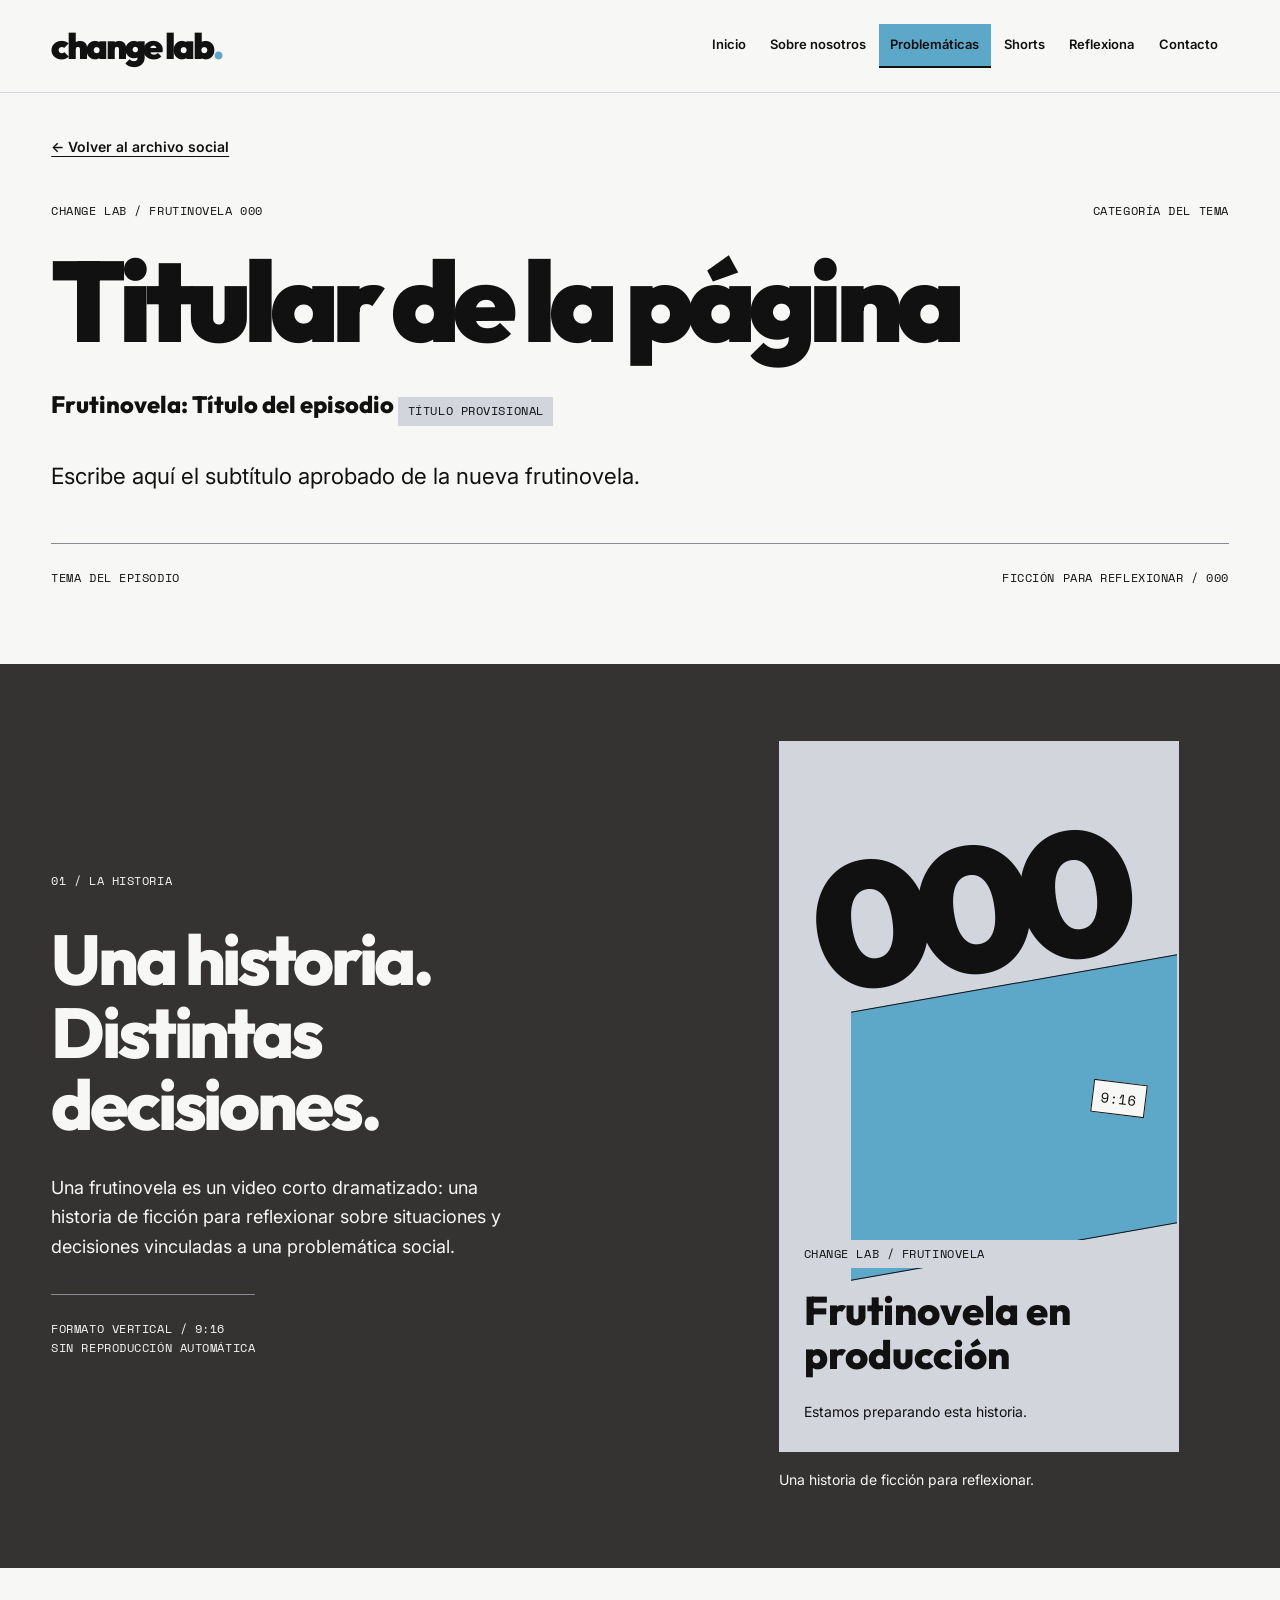
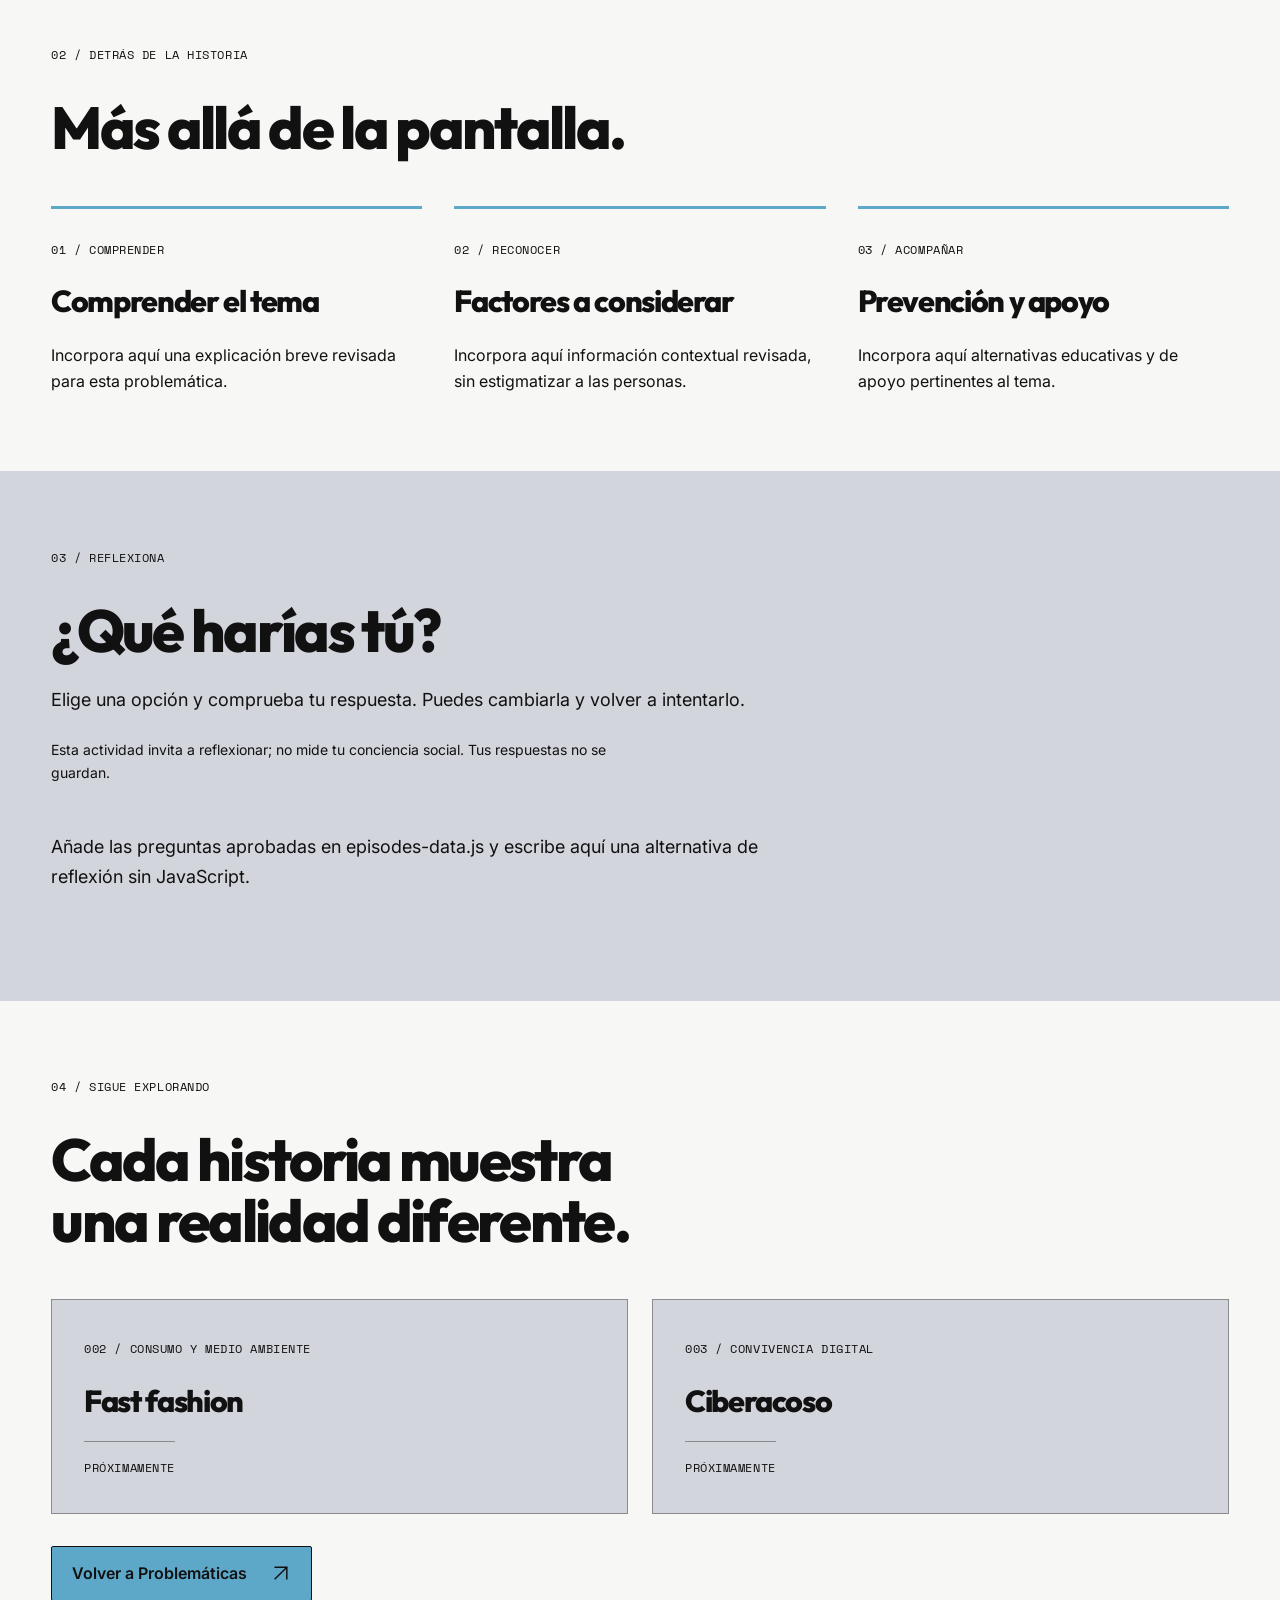
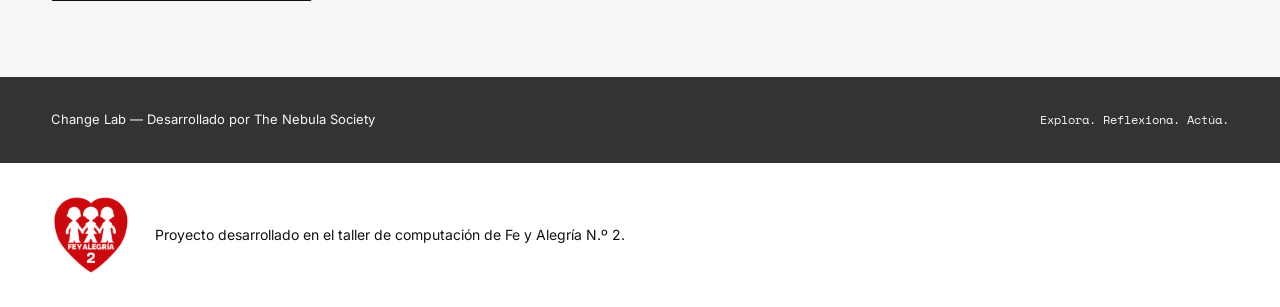
<file: templates/tema.html>
﻿<!doctype html>
<html lang="es">
<head>
  <meta charset="utf-8">
  <meta name="robots" content="noindex">
  <meta name="viewport" content="width=device-width, initial-scale=1">
  <meta name="description" content="Plantilla de autoría de páginas de frutinovelas de Change Lab.">
  <meta name="theme-color" content="#F7F7F5">
  <title>Título del episodio — Change Lab</title>
  <link rel="preconnect" href="https://fonts.googleapis.com">
  <link rel="preconnect" href="https://fonts.gstatic.com" crossorigin>
  <link href="https://fonts.googleapis.com/css2?family=Inter:wght@400;600&amp;family=Outfit:wght@800;900&amp;family=Space+Mono:wght@400&amp;display=swap" rel="stylesheet">
  <link rel="stylesheet" href="../css/styles.css">
  <link rel="stylesheet" href="../css/components.css">
  <link rel="stylesheet" href="../css/responsive.css">
  <link rel="stylesheet" href="../css/episode.css">
  <script type="module" src="../js/main.js"></script>
  <script type="module" src="../js/episode.js"></script>
</head>
<body>
  <a class="skip-link" href="#contenido">Saltar al contenido</a>
  <header class="site-header">
    <div class="container header-inner">
      <a class="brand" href="../index.html" aria-label="Change Lab — Inicio">change lab<span class="brand__dot" aria-hidden="true">.</span></a>
      <button class="menu-toggle" type="button" aria-expanded="false" aria-controls="navegacion" hidden>Menú <svg class="icon" viewBox="0 0 24 24" aria-hidden="true" focusable="false"><path d="M4 6h16M4 12h16M4 18h16"/></svg></button>
      <nav class="site-nav" id="navegacion" aria-label="Navegación principal">
        <a href="../index.html">Inicio</a>
        <a href="../sobre-nosotros.html">Sobre nosotros</a>
        <a href="../problematicas.html" aria-current="location">Problemáticas</a>
        <a href="../shorts.html">Shorts</a>
        <a href="../reflexiona.html">Reflexiona</a>
        <a href="../contacto.html">Contacto</a>
      </nav>
    </div>
  </header>
  <main class="episode" id="contenido" tabindex="-1" data-episode="nuevo-tema">
    <section class="container episode-hero" aria-labelledby="page-title">
      <!-- PLANTILLA DE AUTORÍA: copiar a temas/<slug>.html y completar antes de enlazar. -->
      <a class="text-link episode-back" href="../problematicas.html">← Volver al archivo social</a>
      <div class="episode-hero__meta"><p class="eyebrow">CHANGE LAB / FRUTINOVELA 000</p><p class="label">CATEGORÍA DEL TEMA</p></div>
      <h1 id="page-title" data-episode-title>Titular de la página</h1>
      <p class="episode-story-name">Frutinovela: <span data-story-title>Título del episodio</span> <span class="label episode-provisional" data-provisional-title>Título provisional</span></p>
      <p class="episode-lead">Escribe aquí el subtítulo aprobado de la nueva frutinovela.</p>
      <div class="episode-hero__rule label"><span>TEMA DEL EPISODIO</span><span>FICCIÓN PARA REFLEXIONAR / 000</span></div>
    </section>

    <section class="surface--dark section-shell episode-screen" aria-labelledby="screen-title">
      <div class="container episode-screen__layout">
        <div class="episode-screen__copy"><p class="eyebrow">01 / LA HISTORIA</p><h2 id="screen-title">Una historia.<br>Distintas decisiones.</h2><p>Una frutinovela es un video corto dramatizado: una historia de ficción para reflexionar sobre situaciones y decisiones vinculadas a una problemática social.</p><p class="label episode-screen__note">FORMATO VERTICAL / 9:16<br>Sin reproducción automática</p></div>
        <div class="episode-media" data-episode-media>
          <div class="episode-media__frame">
            <div class="episode-production" data-media-placeholder>
              <div class="episode-production__art" aria-hidden="true"><span>000</span><i></i><b>9:16</b></div>
              <p class="label">CHANGE LAB / FRUTINOVELA</p>
              <p class="episode-production__status" data-media-status role="status" aria-live="polite">Frutinovela en producción</p>
              <p>Estamos preparando esta historia.</p>
            </div>
            <video id="frutinovela" preload="none" playsinline width="720" height="1280" aria-label="Frutinovela: Título del episodio" hidden>Tu navegador no admite video HTML5.</video>
          </div>
          <p class="episode-media__caption">Una historia de ficción para reflexionar.</p>
          <a class="text-link episode-transcript" data-media-transcript hidden>Leer la transcripción de la frutinovela</a>
        </div>
      </div>
    </section>

    <section class="container section-shell episode-context" aria-labelledby="context-title">
      <header class="episode-section-heading"><p class="eyebrow">02 / DETRÁS DE LA HISTORIA</p><h2 id="context-title">Más allá de la pantalla.</h2></header>
      <div class="episode-context__grid">
        <article class="episode-context__item"><span class="label" aria-hidden="true">01 / COMPRENDER</span><h3>Comprender el tema</h3><p>Incorpora aquí una explicación breve revisada para esta problemática.</p></article>
        <article class="episode-context__item"><span class="label" aria-hidden="true">02 / RECONOCER</span><h3>Factores a considerar</h3><p>Incorpora aquí información contextual revisada, sin estigmatizar a las personas.</p></article>
        <article class="episode-context__item"><span class="label" aria-hidden="true">03 / ACOMPAÑAR</span><h3>Prevención y apoyo</h3><p>Incorpora aquí alternativas educativas y de apoyo pertinentes al tema.</p></article>
      </div>
    </section>

    <section class="surface--fog section-shell episode-reflect" aria-labelledby="quiz-title">
      <div class="container" data-quiz>
        <header class="episode-section-heading"><p class="eyebrow">03 / REFLEXIONA</p><h2 id="quiz-title">¿Qué harías tú?</h2><p>Elige una opción y comprueba tu respuesta. Puedes cambiarla y volver a intentarlo.</p><p class="episode-quiz-note">Esta actividad invita a reflexionar; no mide tu conciencia social. Tus respuestas no se guardan.</p></header>
        <div class="episode-quiz-fallback" data-quiz-fallback><p>Añade las preguntas aprobadas en episodes-data.js y escribe aquí una alternativa de reflexión sin JavaScript.</p></div>
        <div class="episode-quiz" data-quiz-cards></div>
        <div class="episode-quiz-bottom"><button class="button" type="button" data-quiz-reset hidden>Volver a intentarlo</button><p class="episode-quiz-status" data-quiz-status role="status" aria-live="polite" aria-atomic="true"></p></div>
      </div>
    </section>

    <section class="container section-shell episode-next" aria-labelledby="next-title">
      <header class="episode-section-heading"><p class="eyebrow">04 / SIGUE EXPLORANDO</p><h2 id="next-title">Cada historia muestra una realidad diferente.</h2></header>
      <div class="episode-next__grid">
        <article class="card episode-next__card"><p class="label">002 / CONSUMO Y MEDIO AMBIENTE</p><h3 class="card__title">Fast fashion</h3><p class="label episode-next__pending">Próximamente</p></article>
        <article class="card episode-next__card"><p class="label">003 / CONVIVENCIA DIGITAL</p><h3 class="card__title">Ciberacoso</h3><p class="label episode-next__pending">Próximamente</p></article>
      </div>
      <a class="button button--primary" href="../problematicas.html">Volver a Problemáticas <svg class="icon" viewBox="0 0 24 24" aria-hidden="true" focusable="false"><path d="M5 19 19 5M5 5h14v14"/></svg></a>
    </section>
  </main>
  <footer class="site-footer">
    <div class="container footer-inner">
      <p>Change Lab — Desarrollado por The Nebula Society</p>
      <p class="footer-note">Explora. Reflexiona. Actúa.</p>
    </div>
    <div class="institution-credit"><div class="container institution-credit__inner"><img src="../assets/images/identidad/logo-fya-web.webp" width="800" height="800" loading="lazy" decoding="async" alt="Fe y Alegría N.º 2"><p>Proyecto desarrollado en el taller de computación de Fe y Alegría N.º 2.</p></div></div>
  </footer>
</body>
</html>
</file>
<file: css/styles.css>
﻿/* CHANGE LAB — tokens oficiales y fundamentos. */
:root {
  color-scheme: light;
  --blue: #5DA7C9;
  --fog: #D3D5DD;
  --charcoal: #343331;
  --off-white: #F7F7F5;
  --ink: #111111;
  --color-bg: var(--off-white);
  --color-surface: var(--off-white);
  --color-surface-muted: var(--fog);
  --color-surface-accent: var(--blue);
  --color-surface-dark: var(--charcoal);
  --color-text: var(--ink);
  --color-muted: var(--charcoal);
  --color-on-accent: var(--ink);
  --color-on-dark: var(--off-white);
  --color-border: #898B91;
  --color-border-subtle: var(--fog);
  --color-focus: var(--ink);
  --font-body: 'Inter', 'Segoe UI', Arial, sans-serif;
  --font-display: 'Outfit', 'Arial Black', 'Segoe UI', sans-serif;
  --font-label: 'Space Mono', Consolas, monospace;
  --text-label: clamp(.6875rem, .65rem + .15vw, .8125rem);
  --text-body: clamp(1rem, .95rem + .25vw, 1.125rem);
  --text-title: clamp(2.75rem, 1.6rem + 5vw, 6.5rem);
  --radius-sm: .125rem;
  --radius-md: .25rem;
  --shadow-card: .375rem .375rem 0 var(--fog);
  --space-1: .5rem;
  --space-2: 1rem;
  --space-3: 1.5rem;
  --space-4: 2rem;
  --space-5: 3rem;
  --space-6: clamp(3rem, 6vw, 5rem);
  --space-7: clamp(4rem, 8vw, 7rem);
  --content-width: 84rem;
  --page-gutter: clamp(1.25rem, 4vw, 4rem);
  --motion-fast: 160ms;
}
* { box-sizing: border-box; }
body { margin: 0; min-height: 100vh; min-height: 100svh; display: flex; flex-direction: column; background: var(--color-bg); color: var(--color-text); font-family: var(--font-body); font-size: var(--text-body); line-height: 1.65; }
a { color: inherit; text-underline-offset: .25em; text-decoration-thickness: .08em; }
a:hover { text-decoration-thickness: .14em; }
button { font: inherit; }
:focus-visible { outline: 3px solid var(--color-focus); outline-offset: 5px; }
[hidden] { display: none !important; }
::selection { background: var(--ink); color: var(--off-white); }
.container { width: min(calc(100% - var(--page-gutter) * 2), var(--content-width)); margin-inline: auto; }
main { flex: 1; }
main:focus { outline: none; }
h1, h2, h3, p { margin: 0; }
h1, h2, h3, .section-heading { font-family: var(--font-display); font-weight: 800; line-height: 1.03; letter-spacing: -.045em; text-wrap: balance; }
h1 { max-width: 18ch; font-size: var(--text-title); overflow-wrap: anywhere; }
h2, .section-heading { font-size: clamp(2rem, 1.3rem + 3vw, 4rem); }
h3 { font-size: clamp(1.375rem, 1.1rem + 1vw, 2rem); }
.hero { padding-block: var(--space-6) var(--space-7); }
.eyebrow, .label { font-family: var(--font-label); font-size: var(--text-label); font-weight: 400; line-height: 1.6; letter-spacing: .045em; text-transform: uppercase; }
.eyebrow { margin-bottom: var(--space-4); }
.hero__slogan { margin-top: var(--space-3); font-family: var(--font-display); font-size: clamp(1.625rem, 1.25rem + 1.8vw, 3rem); font-weight: 800; line-height: 1.12; letter-spacing: -.035em; text-wrap: balance; }
.hero__description { max-width: 52ch; margin-top: var(--space-4); color: var(--color-muted); }
.hero .button { margin-top: var(--space-4); }
.hero--home { display: grid; gap: var(--space-5); }
.hero--home h1 { font-size: clamp(4rem, 2.5rem + 7vw, 10rem); font-weight: 900; letter-spacing: -.065em; }
.hero__copy { min-width: 0; }
/* Área reservada para fotografías autorizadas, sin solicitudes de imágenes vacías. */
.hero__visual { position: relative; min-height: 17rem; aspect-ratio: 4 / 3; background: var(--fog); border: 1px solid var(--color-border); isolation: isolate; }
.hero__visual::before { content: ''; position: absolute; inset: 12% -1px -1px 24%; background: var(--blue); clip-path: polygon(18% 0, 100% 10%, 100% 100%, 0 100%); z-index: -1; }
.hero__visual::after { content: ''; position: absolute; width: 30%; height: 1px; top: 10%; left: 7%; background: var(--ink); transform: rotate(-8deg); }
.hero__visual-note { position: absolute; inset: auto var(--space-3) var(--space-3); font-family: var(--font-label); font-size: var(--text-label); line-height: 1.6; }
.documentary-image { display: block; width: 100%; height: 100%; object-fit: cover; filter: grayscale(1); }
.collage-cutout { position: absolute; inset: auto 0 0 auto; max-width: 75%; max-height: 90%; object-fit: contain; }
/* Superficies reutilizables: cada variante define también el color del texto. */
.surface--blue { background: var(--blue); color: var(--ink); --color-muted: var(--ink); }
.surface--fog { background: var(--fog); color: var(--ink); --color-muted: var(--charcoal); }
.surface--paper { background: var(--off-white); color: var(--ink); --color-muted: var(--charcoal); }
.surface--dark { background: var(--charcoal); color: var(--off-white); --color-muted: var(--off-white); --color-focus: var(--off-white); }
.section-shell { padding-block: var(--space-6); }
@media (prefers-reduced-motion: reduce) {
  *, *::before, *::after { animation: none !important; transition: none !important; scroll-behavior: auto !important; }
}
</file>
<file: css/components.css>
﻿.skip-link { position: absolute; z-index: 10; top: var(--space-2); left: var(--space-2); padding: var(--space-2); background: var(--ink); color: var(--off-white); transform: translateY(-200%); }
.skip-link:focus { transform: translateY(0); outline-color: var(--blue); }
.site-header { border-bottom: 1px solid var(--color-border-subtle); background: var(--off-white); }
.header-inner { display: flex; flex-wrap: wrap; align-items: center; justify-content: space-between; gap: var(--space-3); padding-block: var(--space-3); }
.brand { display: inline-flex; align-items: center; min-height: 44px; font-family: var(--font-display); font-weight: 900; font-size: clamp(1.75rem, 1.5rem + 1vw, 2.25rem); line-height: 1; letter-spacing: -.06em; text-decoration: none; white-space: nowrap; }
.brand__dot { color: var(--blue); }
.site-nav { width: 100%; display: flex; flex-direction: column; gap: var(--space-1); }
.site-nav a { display: flex; align-items: center; min-height: 44px; padding: .5rem .7rem; border-bottom: 2px solid transparent; text-decoration: none; font-size: .8125rem; font-weight: 600; transition: background var(--motion-fast), border-color var(--motion-fast); }
.site-nav a:hover { background: var(--fog); border-color: var(--ink); }
.site-nav a[aria-current=page] { background: var(--blue); color: var(--ink); border-color: var(--ink); }
.menu-toggle { display: inline-flex; gap: var(--space-2); align-items: center; min-height: 44px; padding: .5rem .875rem; border: 1px solid var(--ink); border-radius: var(--radius-sm); background: transparent; color: var(--ink); cursor: pointer; }
.menu-toggle:hover { background: var(--fog); }
.icon { width: 1.25rem; height: 1.25rem; flex: 0 0 auto; fill: none; stroke: currentColor; stroke-width: 1.75; stroke-linecap: square; stroke-linejoin: miter; }
.button { display: inline-flex; align-items: center; justify-content: space-between; gap: var(--space-3); max-width: 100%; min-height: 48px; padding: .9rem 1.25rem; border: 1px solid var(--ink); border-radius: var(--radius-sm); background: var(--ink); color: var(--off-white); font-size: clamp(.875rem, .8rem + .25vw, 1rem); font-weight: 600; line-height: 1.5; text-decoration: none; cursor: pointer; transition: background var(--motion-fast), color var(--motion-fast); }
.button:hover { background: var(--charcoal); }
.button--primary { background: var(--blue); color: var(--ink); }
.button--primary:hover { background: var(--ink); color: var(--off-white); }
.button--secondary { background: var(--off-white); color: var(--ink); }
.button--secondary:hover { background: var(--fog); }
.text-link { font-weight: 600; text-decoration: underline; }
.text-link:hover { text-decoration-style: double; }
.label { display: inline-block; }
.label--boxed { padding: .35rem .6rem; border: 1px solid currentColor; }
.card { min-width: 0; padding: var(--space-4); border: 1px solid var(--color-border); border-radius: var(--radius-md); background: var(--color-surface); color: var(--ink); }
a.card { display: block; text-decoration: none; transition: box-shadow var(--motion-fast); }
a.card:hover { box-shadow: var(--shadow-card); }
a.card:hover .card__title { text-decoration: underline; text-underline-offset: .15em; }
.card__title { margin-bottom: var(--space-2); }
.card__description { color: var(--charcoal); }
.site-footer { background: var(--charcoal); color: var(--off-white); --color-focus: var(--off-white); }
.footer-inner { display: flex; flex-direction: column; gap: var(--space-2); padding-block: var(--space-4); font-size: .8125rem; }
.footer-note { font-family: var(--font-label); font-size: var(--text-label); }
@media (forced-colors: active) { .site-nav a[aria-current=page] { border: 2px solid LinkText; } .brand__dot { color: LinkText; } }


/* Reconocimiento institucional: una franja blanca independiente por página. */
.institution-credit { background: #FFFFFF; color: var(--ink); }
.institution-credit__inner { display: flex; align-items: center; gap: var(--space-3); padding-block: var(--space-4); }
.institution-credit img { display: block; flex: 0 0 auto; width: clamp(3.5rem, 8vw, 5rem); height: auto; aspect-ratio: 1; object-fit: contain; }
.institution-credit p { min-width: 0; max-width: 60ch; font-size: .875rem; line-height: 1.6; }
</file>
<file: css/responsive.css>
﻿/* Mobile-first: mantener 64rem alineado con navigation.js. */
@media (min-width: 40rem) {
  .footer-inner { flex-direction: row; justify-content: space-between; align-items: baseline; }
  .hero__visual { max-width: 35rem; }
}
@media (min-width: 64rem) {
  .header-inner { flex-wrap: nowrap; }
  .site-nav { width: auto; flex-direction: row; gap: .125rem; }
  .menu-toggle { display: none; }
  .hero--home { grid-template-columns: minmax(0, 1.35fr) minmax(0, 1fr); align-items: center; gap: var(--space-4); }
  .hero--home .eyebrow { max-width: 40ch; }
  .hero__visual { margin-top: var(--space-6); transform: rotate(-2deg); }
}
</file>
<file: css/home.css>
﻿/* Inicio editorial. Estilos aislados para conservar las páginas internas. */
.home { --hero-image: none; }
.home section { scroll-margin-top: var(--space-3); }
.home h2 { max-width: 18ch; }
.home-hero { display: grid; gap: var(--space-4); padding-block: var(--space-5) var(--space-3); }
.home-hero__copy { min-width: 0; position: relative; z-index: 1; }
.home-hero h1 { max-width: 11ch; font-size: clamp(3.6rem, 1.75rem + 7vw, 8.75rem); font-weight: 900; line-height: .98; letter-spacing: -.065em; }
.home-hero h1 span { display: inline; background: var(--blue); box-shadow: .07em 0 0 var(--blue), -.035em 0 0 var(--blue); }
.home-hero__subtitle { max-width: 35ch; margin-block: var(--space-4); font-size: clamp(1rem, .8rem + .7vw, 1.4rem); line-height: 1.5; }
.cover-art { position: relative; min-width: 0; margin: var(--space-2) .5rem; padding-bottom: var(--space-4); }
.cover-art__frame { position: relative; aspect-ratio: 6 / 7; max-height: 36rem; background: var(--fog); border: 1px solid var(--ink); overflow: hidden; transform: rotate(2deg); }
.cover-art__crowd { display: block; width: 100%; height: 100%; color: var(--ink); }
.cover-art__index { position: absolute; z-index: 2; top: var(--space-2); left: var(--space-2); padding: .3rem .5rem; color: var(--ink); background: var(--off-white); border: 1px solid var(--ink); }
.cover-art__caption { position: absolute; z-index: 2; bottom: var(--space-3); right: var(--space-2); background: var(--off-white); color: var(--ink); padding: .5rem .75rem; transform: rotate(-4deg); }
.cover-art__stamp { position: absolute; bottom: 0; left: var(--space-2); padding: .5rem .75rem; background: var(--ink); color: var(--off-white); transform: rotate(-3deg); font-size: .625rem; }
.scroll-cue { display: flex; align-items: center; justify-content: space-between; gap: var(--space-2); min-height: 44px; border-top: 1px solid var(--color-border); padding-block: var(--space-2); text-decoration: none; }
.scroll-cue:hover { text-decoration: underline; }
.editorial-grid { display: grid; gap: var(--space-5); align-items: center; }
.editorial-grid > * { min-width: 0; }
.section-copy { max-width: 49ch; margin-top: var(--space-4); }
.home-intro .button { margin-top: var(--space-4); }
.megaphone-art { position: relative; padding-block: var(--space-3); }
.megaphone-art svg, .eyes-art svg { width: 100%; height: auto; display: block; }
.megaphone-art__tag { position: relative; display: inline-block; padding: .4rem .7rem; border: 1px solid var(--ink); transform: rotate(-4deg); }
.megaphone-art__note { display: block; text-align: right; }
.home-topics .topics-heading { margin-bottom: var(--space-5); }
.topics-grid { display: grid; gap: var(--space-4); }
.topic { min-width: 0; }
.home .topic-card { display: flex; flex-direction: column; height: 100%; padding: 0; overflow: hidden; border-radius: 0; border-color: var(--fog); background: var(--charcoal); color: var(--off-white); transition: transform var(--motion-fast), border-color var(--motion-fast); }
.home .topic-card:hover { transform: translateY(-4px); border-color: var(--blue); box-shadow: none; }
.topic-card:focus-visible { outline-color: var(--off-white); }
.topic-card__body { display: flex; flex-direction: column; flex: 1; padding: var(--space-3); }
.topic-card__body > .label { font-size: .625rem; margin-bottom: var(--space-3); }
.topic-card .card__title { font-size: clamp(1.75rem, 1.4rem + 1vw, 2.5rem); }
.topic-card .card__description { color: var(--off-white); font-size: 1rem; margin-bottom: var(--space-4); }
.topic-card__link { display: flex; align-items: center; justify-content: space-between; gap: .5rem; margin-top: auto; padding-top: var(--space-2); border-top: 1px solid var(--color-border); font-size: .875rem; font-weight: 600; }
.topic-art { position: relative; isolation: isolate; aspect-ratio: 4 / 3; overflow: hidden; background: var(--fog); color: var(--ink); }
.topic-art::before, .topic-art::after { content: ''; position: absolute; z-index: -1; }
.topic-art--street::before { inset: 8% 12% -20% 40%; border: 2px solid var(--ink); transform: rotate(18deg); background: var(--off-white); }
.topic-art--street::after { inset: 32% 45% -10% -10%; background: var(--blue); transform: rotate(-12deg); }
.topic-art--fashion { background: var(--blue); }
.topic-art--fashion::before { inset: 15% 18%; background: var(--off-white); transform: rotate(-12deg); border: 1px solid var(--ink); }
.topic-art--fashion::after { inset: 30% -15% 24% 35%; border-block: 2px solid var(--ink); transform: rotate(30deg); }
.topic-art--digital::before { inset: 18% 13% 20%; background: var(--charcoal); border: 8px solid var(--off-white); transform: rotate(7deg); }
.topic-art--digital::after { width: 32%; height: 22%; right: 6%; top: 13%; background: var(--blue); transform: rotate(-8deg); }
.topic-art__number { position: absolute; top: .75rem; left: 1rem; font-family: var(--font-display); font-size: 3.5rem; line-height: 1; font-weight: 900; letter-spacing: -.06em; background: var(--off-white); padding-inline: .2rem; }
.topic-art__word { position: absolute; bottom: 22%; left: 7%; font-family: var(--font-label); font-size: clamp(.875rem, 1.6vw, 1.125rem); padding: .3rem .6rem; background: var(--ink); color: var(--off-white); transform: rotate(-5deg); }
.topic-art__note { position: absolute; bottom: .75rem; left: 1rem; padding: .2rem .4rem; background: var(--off-white); font-size: .625rem; }
.topics-bottom { display: flex; flex-direction: column; align-items: flex-start; justify-content: space-between; gap: var(--space-3); margin-top: var(--space-5); }
.home-reflection { overflow: clip; }
.eyes-art { position: relative; isolation: isolate; padding-block: var(--space-4); }
.eyes-art__question { position: absolute; z-index: -1; top: -8%; right: 10%; font-family: var(--font-display); font-weight: 900; font-size: clamp(12rem, 28vw, 25rem); line-height: 1; color: var(--blue); transform: rotate(12deg); }
.eyes-art__note { display: block; text-align: right; }
.home-closing h2 { max-width: 15ch; font-size: clamp(3rem, 1.5rem + 5vw, 7rem); font-weight: 900; }
.home-closing h2 span { text-decoration: underline; text-decoration-color: var(--blue); text-decoration-thickness: .08em; text-underline-offset: .1em; }
.closing-bottom { display: flex; flex-direction: column; align-items: flex-start; gap: var(--space-4); margin-top: var(--space-5); border-top: 1px solid var(--color-border); padding-top: var(--space-4); }
.closing-bottom p { max-width: 43ch; }
/* Imágenes opcionales: la capa se inserta solo tras una carga correcta. */
.local-art-image { position: absolute; inset: 0; width: 100%; height: 100%; object-fit: cover; filter: grayscale(1); z-index: 1; }
.topic-art.has-local-image > span { z-index: 2; }
.cover-art.has-local-image .cover-art__crowd, .cover-art.has-local-image .cover-art__stamp { visibility: hidden; }
.topic-art.has-local-image .topic-art__note { display: none; }
/* Solo se anima contenido ya visible: ningún fallo de JS oculta secciones. */
@keyframes editorial-arrival { from { transform: translateY(12px); } to { transform: translateY(0); } }
@media (prefers-reduced-motion: no-preference) { .is-arriving { animation: editorial-arrival 420ms ease-out both; } }
@media (min-width: 40rem) {
  .cover-art { width: min(100% - 1rem, 33rem); justify-self: center; }
  .editorial-grid { grid-template-columns: minmax(0, 1.15fr) minmax(0, 1fr); gap: var(--space-4); }
  .topics-grid { grid-template-columns: repeat(2, minmax(0, 1fr)); }
  .topics-bottom, .closing-bottom { flex-direction: row; align-items: center; }
  .topics-bottom > .label { max-width: 25ch; }
  .topics-bottom .button, .closing-bottom .button { flex-shrink: 0; }
}
@media (min-width: 64rem) {
  .home-hero { min-height: calc(100svh - 6rem); grid-template-columns: minmax(0, 1.3fr) minmax(0, 1fr); align-items: center; gap: var(--space-3) var(--space-4); }
  .cover-art { width: calc(100% - 1rem); }
  .scroll-cue { grid-column: 1 / -1; align-self: end; }
  .editorial-grid { gap: var(--space-6); }
  .topics-grid { grid-template-columns: repeat(3, minmax(0, 1fr)); }
  .topic:nth-child(2) { padding-top: var(--space-4); }
  .topic:nth-child(3) { padding-top: var(--space-6); }
  .home-topics { padding-bottom: var(--space-7); }
}
@media (max-width: 24rem) {
  .home-hero h1 { font-size: clamp(3rem, 14vw, 3.6rem); }
  .eyebrow { overflow-wrap: anywhere; }
}
@media (prefers-reduced-motion: reduce) { .home .topic-card:hover { transform: none; } }
/* La portada puede contener una figura ya tratada en azul; no eliminar su color. */
.cover-art .local-art-image { filter: none; }

/* Fotografía principal única: texto fuera de la imagen y recortes azules conservados. */
.home .cover-art--photo .cover-art__frame { aspect-ratio: 2048 / 1444; border-bottom: .75rem solid var(--blue); }
.home .cover-art__photo { display: block; width: 100%; height: 100%; object-fit: contain; filter: grayscale(1); }
.home .cover-art--photo .cover-art__crowd { display: none; }

/* Fotografías únicas del Inicio: encuadre completo y numeración fuera de la imagen. */
.home .topic-art--photo { padding: 3.5rem .75rem .75rem; border-bottom: 1px solid var(--blue); }
.home .topic-art--photo::before, .home .topic-art--photo::after { content: none; }
.home .topic-art--photo > img { display: block; width: 100%; height: 100%; object-fit: contain; filter: grayscale(1); }
.home .topic-art--photo .topic-art__number { top: .6rem; left: .75rem; font-size: 2rem; background: transparent; padding: 0; }
</file>
<file: css/contact.css>
﻿/* Contacto: identidad compartida, composición y buzón aislados. */
.contact h2 { max-width: 21ch; }
.contact-hero__layout { display: grid; gap: var(--space-5); align-items: center; }
.contact-hero__layout > * { min-width: 0; }
.contact-hero h1 { max-width: 15ch; font-size: clamp(3rem, 1.6rem + 5.5vw, 7rem); font-weight: 900; line-height: 1; letter-spacing: -.06em; }
.contact-hero h1 span { color: var(--blue); }
.contact-lead { max-width: 48ch; margin-top: var(--space-4); }
.contact-collage { width: min(100%, 30rem); position: relative; justify-self: center; }
.contact-collage svg { display: block; width: 100%; height: auto; }
.contact-collage__note { position: absolute; bottom: 4%; left: 8%; padding: .5rem .75rem; background: var(--ink); color: var(--off-white); transform: rotate(-5deg); }
.contact-mailbox__layout { display: grid; gap: var(--space-5); align-items: start; }
.contact-section-copy { max-width: 49ch; margin-top: var(--space-4); }
.contact-mailbox__explanation { max-width: 49ch; margin-top: var(--space-4); padding-top: var(--space-3); border-top: 1px solid var(--ink); font-size: 1rem; }
.idea-composer { min-width: 0; padding: var(--space-3); border: 1px solid var(--ink); background: var(--off-white); color: var(--ink); }
.idea-composer__label { margin-bottom: var(--space-4); }
.idea-composer label { display: block; font-weight: 600; margin-bottom: var(--space-1); }
.idea-optional { font-weight: 400; font-size: .875rem; }
.idea-composer select, .idea-composer textarea { display: block; width: 100%; min-width: 0; border: 1px solid var(--ink); border-radius: var(--radius-sm); padding: .8rem; font: inherit; font-size: 1rem; line-height: 1.6; color: var(--ink); background: var(--off-white); }
.idea-composer select { min-height: 48px; margin-bottom: var(--space-3); }
.idea-composer textarea { resize: vertical; min-height: 13rem; margin-top: var(--space-2); }
.idea-composer textarea::placeholder { color: var(--charcoal); opacity: 1; }
.idea-help { font-size: .875rem; line-height: 1.5; }
.idea-meta { display: flex; flex-wrap: wrap; justify-content: space-between; align-items: start; gap: var(--space-2); margin-top: var(--space-2); }
.idea-meta .idea-help { flex: 1 1 15rem; }
.idea-meta output { font-family: var(--font-label); font-size: .75rem; white-space: nowrap; }
.idea-tools { display: flex; flex-wrap: wrap; gap: var(--space-2); margin-top: var(--space-4); }
.idea-tools .button:disabled { background: var(--fog); color: var(--charcoal); cursor: not-allowed; border-color: var(--color-border); }
.idea-status { min-height: 7rem; margin-top: var(--space-3); font-size: .875rem; line-height: 1.65; }
.idea-no-script { margin-top: var(--space-3); font-size: .875rem; }
.idea-limit-announcement { position: absolute; width: 1px; height: 1px; overflow: hidden; clip-path: inset(50%); white-space: nowrap; }
.contact-channels__layout { display: grid; gap: var(--space-5); }
.official-channels { min-width: 0; border: 1px solid var(--ink); padding: var(--space-4); background: var(--fog); }
.official-channels > p + p { margin-top: var(--space-4); max-width: 34ch; }
.official-channels__list { padding: 0; margin: var(--space-4) 0 0; list-style: none; }
.official-channels__list li + li { margin-top: var(--space-4); }
.official-channels__list .label { display: block; }
.official-channels__list a { display: inline-flex; align-items: center; min-height: 44px; overflow-wrap: anywhere; max-width: 100%; }
.contact-participate { border-top: 1px solid var(--color-border); padding-top: var(--space-4); margin-top: var(--space-6); }
.contact-participate ul { display: grid; gap: var(--space-4); padding: 0; margin: var(--space-4) 0 0; list-style: none; }
.contact-participate li { display: flex; align-items: start; gap: var(--space-2); }
.contact-participate li .label { white-space: nowrap; line-height: 2.3; }
.contact-participate li p { max-width: 30ch; }
.contact-team__layout { display: grid; gap: var(--space-5); align-items: center; }
.contact-team h2 { max-width: 13ch; font-size: clamp(3.5rem, 2rem + 5vw, 7rem); font-weight: 900; letter-spacing: -.06em; overflow-wrap: anywhere; }
.contact-team h2 span { color: var(--ink); }
.contact-team .button { margin-top: var(--space-4); }
.contact-team p:not(.eyebrow) { max-width: 49ch; }
.contact-closing { border-bottom: 1px solid var(--color-border); }
.contact-closing h2 { max-width: 19ch; font-size: clamp(2.75rem, 1.5rem + 4vw, 6rem); font-weight: 900; }
.contact-closing h2 span { color: var(--blue); }
.contact-closing__bottom { display: flex; flex-direction: column; align-items: flex-start; gap: var(--space-4); padding-top: var(--space-4); margin-top: var(--space-5); border-top: 1px solid var(--color-border); }
.contact-closing__bottom p { max-width: 44ch; }
@media (min-width: 40rem) { .idea-composer { padding: var(--space-4); } }
@media (min-width: 64rem) {
  .contact-hero__layout { grid-template-columns: minmax(0, 1.4fr) minmax(0, 1fr); }
  .contact-mailbox__layout { grid-template-columns: minmax(0, 1fr) minmax(0, 1.2fr); gap: var(--space-6); }
  .contact-channels__layout, .contact-team__layout { grid-template-columns: repeat(2, minmax(0, 1fr)); gap: var(--space-6); }
  .contact-participate ul { grid-template-columns: repeat(3, minmax(0, 1fr)); }
  .contact-closing__bottom { flex-direction: row; align-items: center; justify-content: space-between; }
  .contact-closing__bottom .button { flex-shrink: 0; }
}
</file>
<file: css/topics.css>
﻿/* Archivo social: estilos exclusivos de Problemáticas. */
.archive-cover { padding-top: var(--space-6); padding-bottom: var(--space-4); }
.archive-cover__layout { display: grid; gap: var(--space-5); }
.archive-cover h1 { max-width: 15ch; font-size: clamp(3rem, 1.6rem + 5.6vw, 7.5rem); font-weight: 900; line-height: 1; letter-spacing: -.055em; }
.archive-cover h1 span { color: var(--blue); }
.archive-cover__side { min-width: 0; max-width: 46ch; }
.archive-cover__graphic { position: relative; display: flex; align-items: baseline; justify-content: space-between; gap: var(--space-2); border: 1px solid var(--blue); padding: var(--space-3); margin-bottom: var(--space-4); color: var(--blue); transform: rotate(-3deg); }
.archive-cover__graphic span:first-child { font-family: var(--font-display); font-size: clamp(3rem, 6vw, 6rem); font-weight: 900; line-height: 1; letter-spacing: -.06em; }
.archive-cover__graphic span:last-child { font-family: var(--font-label); font-size: var(--text-label); }
.archive-cover__jump { display: flex; justify-content: space-between; align-items: center; min-height: 44px; border-top: 1px solid var(--color-border); margin-top: var(--space-6); padding-block: var(--space-2); text-decoration: none; }
.archive-cover__jump:hover { text-decoration: underline; }
.archive-explorer { scroll-margin-top: var(--space-3); }
.archive-explorer__heading { margin-bottom: var(--space-5); }
.archive-explorer h2 { max-width: 20ch; }
.archive-controls { display: grid; gap: var(--space-3); margin-bottom: var(--space-4); }
.archive-search { min-width: 0; }
.archive-search label { display: block; font-weight: 600; margin-bottom: var(--space-1); }
.archive-search__field { display: flex; align-items: center; gap: var(--space-2); min-width: 0; border: 1px solid var(--ink); background: var(--off-white); padding-inline: var(--space-2); }
.archive-search__field:focus-within { outline: 3px solid var(--ink); outline-offset: 4px; }
.archive-search input { min-width: 0; width: 100%; min-height: 56px; padding-block: .75rem; border: 0; border-radius: 0; background: transparent; color: var(--ink); font: inherit; font-size: 1rem; }
.archive-search input:focus-visible { outline: none; }
.archive-search input::placeholder { color: var(--charcoal); opacity: 1; }
.archive-help { font-size: .875rem; color: var(--charcoal); margin-top: var(--space-1); }
.archive-filters { min-width: 0; margin: 0; padding: 0; border: 0; }
.archive-filters legend { margin-bottom: var(--space-2); padding: 0; }
.archive-filters__buttons { display: flex; flex-wrap: wrap; gap: var(--space-1); }
.archive-filters button { display: inline-flex; align-items: center; gap: .5rem; min-height: 44px; border: 1px solid var(--ink); border-radius: var(--radius-sm); padding: .6rem .85rem; background: transparent; color: var(--ink); font-size: .875rem; cursor: pointer; transition: background var(--motion-fast); }
.archive-filters button:hover { background: var(--fog); }
.archive-filters button[aria-pressed=true] { background: var(--blue); color: var(--ink); box-shadow: inset 0 -3px 0 var(--ink); }
.archive-filters button[aria-pressed=true]::before { content: ''; width: .45rem; height: .45rem; background: currentColor; transform: rotate(45deg); }
.archive-reset { justify-self: start; min-height: 44px; padding: .5rem 0; border: 0; background: transparent; color: var(--ink); font-size: .875rem; text-decoration: underline; text-underline-offset: .2em; cursor: pointer; }
.archive-reset:disabled { color: var(--charcoal); cursor: default; text-decoration: none; }
.archive-results-bar { display: flex; flex-wrap: wrap; justify-content: space-between; gap: var(--space-2); margin-bottom: var(--space-4); padding-block: var(--space-3); border-block: 1px solid var(--color-border); }
.archive-basic { margin-bottom: var(--space-4); max-width: 55ch; }
.archive-grid { display: grid; gap: var(--space-4); }
.archive-card { display: flex; flex-direction: column; padding: 0; border-radius: 0; border-color: var(--color-border); transition: border-color var(--motion-fast), transform var(--motion-fast); }
.archive-card:hover { border-color: var(--ink); transform: translateY(-3px); }
.archive-art { position: relative; isolation: isolate; aspect-ratio: 4 / 3; overflow: hidden; background: var(--fog); color: var(--ink); }
.archive-art__shape { position: absolute; inset: 17% 16% 15%; border: 1px solid var(--ink); background: var(--off-white); transform: rotate(-9deg); }
.archive-art__shape::before, .archive-art__shape::after { content: ''; position: absolute; }
.archive-art__shape::before { inset: 20% -10% 20% 40%; background: var(--blue); transform: rotate(20deg); border: 1px solid var(--ink); }
.archive-art__shape::after { height: 2px; width: 70%; background: var(--ink); top: 60%; left: -10%; transform: rotate(-15deg); }
.archive-art[data-art=fast-fashion] { background: var(--blue); }
.archive-art[data-art=fast-fashion] .archive-art__shape { inset: 12% 20% 12% 25%; transform: rotate(12deg); }
.archive-art[data-art=fast-fashion] .archive-art__shape::before { background: var(--fog); inset: 15% 20% 20% -20%; transform: rotate(-20deg); }
.archive-art[data-art=ciberacoso] .archive-art__shape { inset: 18% 15%; background: var(--charcoal); border: 8px solid var(--off-white); transform: rotate(6deg); }
.archive-art[data-art=ciberacoso] .archive-art__shape::before { inset: 15% -10% 48% 40%; }
.archive-art__number { position: absolute; z-index: 2; top: 1rem; left: 1rem; background: var(--off-white); color: var(--ink); padding-inline: .25rem; font-family: var(--font-display); font-size: clamp(3.5rem, 5vw, 5rem); font-weight: 900; line-height: 1; letter-spacing: -.06em; }
.archive-art__caption { position: absolute; z-index: 2; bottom: 1rem; left: 1rem; background: var(--ink); color: var(--off-white); padding: .4rem .6rem; transform: rotate(-3deg); }
.archive-image { position: absolute; inset: 0; z-index: 1; }
.archive-card__body { display: flex; flex-direction: column; flex: 1; padding: var(--space-3); }
.archive-card__body > .label:first-child { margin-bottom: var(--space-3); }
.archive-card h3 { font-size: clamp(2rem, 1.5rem + 1.5vw, 3rem); }
.archive-card .card__description { font-size: 1rem; margin-bottom: var(--space-4); }
.archive-card__pending, .archive-card__link { display: block; padding-top: var(--space-3); border-top: 1px solid var(--color-border); margin-top: auto; }
.archive-card__pending { font-size: .75rem; }
.archive-card__link { min-height: 44px; }
.archive-empty { border: 1px dashed var(--ink); padding: var(--space-5) var(--space-3); background: var(--fog); text-align: center; }
.archive-empty__symbol { display: block; font-family: var(--font-label); font-size: 4rem; line-height: 1; margin-bottom: var(--space-3); }
.archive-empty > p { max-width: 45ch; margin-inline: auto; }
.archive-reflection__layout { display: grid; gap: var(--space-4); }
.archive-reflection h2 { max-width: 20ch; }
.archive-reflection p:not(.eyebrow) { max-width: 46ch; }
.archive-reflection .button { margin-top: var(--space-4); }
@media (min-width: 40rem) {
  .archive-grid { grid-template-columns: repeat(2, minmax(0, 1fr)); }
  .archive-cover__side { max-width: 55ch; }
}
@media (min-width: 64rem) {
  .archive-cover__layout { grid-template-columns: minmax(0, 1.6fr) minmax(0, 1fr); gap: var(--space-6); align-items: end; }
  .archive-controls { grid-template-columns: minmax(0, 1fr) minmax(0, 1fr); column-gap: var(--space-4); align-items: start; }
  .archive-reset { grid-column: 1 / -1; }
  .archive-reflection__layout { grid-template-columns: minmax(0, 1.3fr) minmax(0, 1fr); gap: var(--space-6); align-items: center; }
}
@media (min-width: 80rem) { .archive-grid { grid-template-columns: repeat(3, minmax(0, 1fr)); } }
@media (prefers-reduced-motion: reduce) { .archive-card:hover { transform: none; } }
@media (forced-colors: active) { .archive-filters button[aria-pressed=true] { border: 3px solid Highlight; } }

/* El póster oficial conserva todo su encuadre y sus colores. */
.archive-art[data-art=fast-fashion] .archive-image { object-fit: contain; filter: none; background: var(--off-white); }
.archive-art[data-art=fast-fashion]:has(.archive-image) > :not(.archive-image) { display: none; }

/* Archivo visual uniforme: posters completos y fotografías sobre papel editorial. */
.archive-art { aspect-ratio: 9 / 16; }
.archive-art .archive-image { object-fit: contain; height: 100%; width: 100%; }
.archive-art[data-art=pandillaje] .archive-image, .archive-art[data-art=ciberacoso] .archive-image { padding: var(--space-3); }
.archive-art:has(.archive-image) .archive-art__shape { opacity: .25; }
.archive-art:has(.archive-image) .archive-art__number { top: var(--space-2); left: var(--space-2); font-size: 2.5rem; }
.archive-art:has(.archive-image) .archive-art__caption { bottom: var(--space-2); left: var(--space-2); font-size: .625rem; }
.archive-image-note { margin: 0; padding: var(--space-2) var(--space-3); font-size: .75rem; line-height: 1.5; border-bottom: 1px solid var(--color-border); }

/* Los tres episodios ya disponen de póster oficial: encuadre completo y color original. */
.archive-art:is([data-art=pandillaje], [data-art=ciberacoso]) .archive-image { padding: 0; filter: none; background: var(--off-white); }
.archive-art:is([data-art=pandillaje], [data-art=ciberacoso]):has(.archive-image) > :not(.archive-image) { display: none; }
</file>
<file: css/resources.css>
﻿/* Biblioteca: utiliza los tokens globales y los controles del archivo social. */
.site-nav a[aria-current=location] { background: var(--blue); color: var(--ink); border-color: var(--ink); }
.library h2 { max-width: 22ch; }
.library-hero__layout { display: grid; gap: var(--space-4); align-items: center; }
.library-hero__layout > * { min-width: 0; }
.library-hero h1 { max-width: 13ch; font-size: clamp(3rem, 1.5rem + 5.7vw, 7.5rem); font-weight: 900; letter-spacing: -.06em; line-height: 1; }
.library-hero h1 span { color: var(--blue); }
.library-lead { margin-top: var(--space-4); max-width: 48ch; }
.library-publications { display: grid; grid-template-columns: repeat(3, minmax(0, 1fr)); align-items: center; padding: var(--space-4) .5rem; min-height: 18rem; }
.publication { display: flex; flex-direction: column; position: relative; isolation: isolate; min-width: 0; aspect-ratio: 3 / 5; padding: .6rem; color: var(--ink); border: 1px solid var(--ink); box-shadow: .25rem .25rem 0 var(--ink); }
.publication > .label { font-size: clamp(.5rem, .6vw, .65rem); }
.publication b { font-family: var(--font-display); font-weight: 900; font-size: clamp(2rem, 4vw, 4rem); line-height: 1; letter-spacing: -.07em; margin-top: .6rem; }
.publication i { position: absolute; z-index: -1; inset: 35% 0 25%; border-block: 1px solid var(--ink); transform: skewY(-12deg); }
.publication--one { background: var(--off-white); transform: rotate(-9deg) translateY(1rem); }
.publication--one i { background: var(--fog); }
.publication--two { background: var(--blue); transform: rotate(5deg) translateY(-1rem); z-index: 2; }
.publication--two i { border: 1px dashed var(--ink); inset: 30% 15%; }
.publication--three { background: var(--fog); transform: rotate(12deg) translateY(1.5rem); }
.publication--three i { background: var(--blue); inset: 38% 8% 30%; }
.publication__title { margin-top: auto; font-family: var(--font-display); font-weight: 800; font-size: clamp(.75rem, 1.2vw, 1.2rem); line-height: 1.1; }
.library-hero__jump { display: flex; align-items: center; justify-content: space-between; min-height: 44px; border-top: 1px solid var(--color-border); margin-top: var(--space-4); padding-block: var(--space-2); text-decoration: none; }
.library-hero__jump:hover { text-decoration: underline; }
.library-section-heading { margin-bottom: var(--space-5); }
#biblioteca { scroll-margin-top: var(--space-3); }
.library-grid { display: grid; gap: var(--space-4); }
.library-card { display: flex; flex-direction: column; padding: 0; border-radius: 0; transition: border-color var(--motion-fast), transform var(--motion-fast); }
.library-card:hover { transform: translateY(-3px); border-color: var(--ink); }
.library-card__cover { position: relative; isolation: isolate; aspect-ratio: 5 / 3; overflow: hidden; background: var(--fog); color: var(--ink); padding: var(--space-3); }
.library-card__number { font-family: var(--font-display); font-size: clamp(3rem, 6vw, 5.5rem); font-weight: 900; line-height: .9; letter-spacing: -.07em; }
.library-card__cover > .label { position: absolute; bottom: 1rem; left: 1.5rem; font-size: .625rem; padding: .3rem .5rem; background: var(--off-white); }
.library-card__cut { position: absolute; z-index: -1; inset: 15% -10% 25% 48%; transform: rotate(-18deg); background: var(--blue); border: 1px solid var(--ink); }
.library-card__cover[data-cover='002'] { background: var(--blue); }
.library-card__cover[data-cover='002'] .library-card__cut { background: var(--off-white); inset: -15% 15% 35% 52%; transform: rotate(16deg); border-style: dashed; }
.library-card__cover[data-cover='003'] .library-card__cut { background: var(--charcoal); inset: 20% -10% 20% 40%; transform: rotate(-7deg); border: 6px solid var(--off-white); }
.library-card__body { display: flex; flex-direction: column; flex: 1; padding: var(--space-3); }
.library-card__body > .label { margin-bottom: var(--space-3); }
.library-card h3 { font-size: clamp(1.75rem, 1.2rem + 1.6vw, 2.5rem); }
.library-card .card__description { font-size: 1rem; margin-bottom: var(--space-4); }
.library-card__link { display: inline-flex; align-items: center; gap: .4rem; min-height: 44px; margin-top: auto; padding-top: var(--space-2); border-top: 1px solid var(--color-border); font-size: 1rem; }
.library-sr-only { position: absolute; width: 1px; height: 1px; padding: 0; margin: -1px; overflow: hidden; clip-path: inset(50%); white-space: nowrap; border: 0; }
.library-sources__layout { display: grid; gap: var(--space-4); }
.library-sources__intro { max-width: 48ch; }
.institution-list { padding: 0; margin: 0; list-style: none; }
.institution-list li { border-top: 1px solid var(--ink); padding-block: var(--space-3); }
.institution-list li > a { display: flex; justify-content: space-between; align-items: center; min-height: 44px; font-family: var(--font-display); font-weight: 800; font-size: clamp(2rem, 3vw, 3rem); text-decoration: none; }
.institution-list li > a:hover { text-decoration: underline; }
.institution-list .label { display: block; margin-top: var(--space-1); }
.specific-sources { border-top: 1px solid var(--color-border); margin-top: var(--space-5); padding-top: var(--space-4); }
.specific-sources > p { margin-top: var(--space-2); max-width: 60ch; }
.specific-sources__list { padding-left: var(--space-3); margin-block: var(--space-3); }
.specific-sources__list li + li { margin-top: var(--space-3); }
.specific-sources__list a { overflow-wrap: anywhere; }
.specific-sources__list p { font-size: .875rem; margin-top: var(--space-1); }
.library-closing h2 { font-size: clamp(2.75rem, 1.5rem + 4vw, 6rem); font-weight: 900; max-width: 19ch; }
.library-closing__bottom { display: flex; flex-direction: column; align-items: flex-start; gap: var(--space-4); padding-top: var(--space-4); margin-top: var(--space-5); border-top: 1px solid var(--ink); }
.library-closing__bottom p { max-width: 45ch; }
.reader-back { display: inline-flex; align-items: center; min-height: 44px; margin-bottom: var(--space-3); }
.reader-hero { --color-focus: var(--off-white); }
.reader-hero h1 { max-width: 19ch; font-size: clamp(3rem, 1.5rem + 4.5vw, 6.5rem); font-weight: 900; }
.reader-intro { max-width: 58ch; margin-top: var(--space-4); }
.reader-layout { display: grid; gap: var(--space-4); padding-block: var(--space-6); }
.reader-margin { border-top: 1px solid var(--color-border); padding-top: var(--space-3); }
.reader-margin > p + p { margin-top: var(--space-2); }
.reader-margin__note { font-size: .875rem; max-width: 24ch; }
.reader-body { min-width: 0; max-width: 48rem; }
.reader-block { padding-bottom: var(--space-5); margin-bottom: var(--space-5); border-bottom: 1px solid var(--color-border); }
.reader-block h2 { font-size: clamp(2rem, 1.6rem + 1.3vw, 3rem); margin-block: var(--space-3); }
.reader-block p:not(.label) { max-width: 58ch; }
.reader-block--reflection { background: var(--blue); color: var(--ink); padding: var(--space-4); border: 1px solid var(--ink); }
.reader-references h2 { font-size: 1.75rem; }
.reader-references p { font-size: 1rem; margin-block: var(--space-3); }
.reader-navigation { display: flex; flex-wrap: wrap; gap: var(--space-3); align-items: center; margin-top: var(--space-5); }
.reader-navigation .reader-back { margin-bottom: 0; }
@media (min-width: 40rem) { .library-grid { grid-template-columns: repeat(2, minmax(0, 1fr)); } .library-publications { max-width: 35rem; margin-inline: auto; } }
@media (min-width: 64rem) {
  .library-hero__layout { grid-template-columns: minmax(0, 1.25fr) minmax(0, 1fr); gap: var(--space-5); }
  .library-sources__layout { grid-template-columns: repeat(2, minmax(0, 1fr)); gap: var(--space-6); }
  .library-closing__bottom { flex-direction: row; justify-content: space-between; align-items: center; }
  .library-closing__bottom .button { flex-shrink: 0; }
  .reader-layout { grid-template-columns: minmax(0, 1fr) minmax(0, 3fr); gap: var(--space-6); }
}
@media (min-width: 80rem) { .library-grid { grid-template-columns: repeat(3, minmax(0, 1fr)); } }
@media (prefers-reduced-motion: reduce) { .library-card:hover { transform: none; } }
.library-explorer { padding-bottom: 0; }
.library-files { padding-bottom: var(--space-6); }
.library-files #files-title { max-width: none; }
</file>
<file: css/reflection.css>
﻿/* Laboratorio de decisiones: estilos aislados, sin cambios en quizzes de episodios. */
.reflection h2 { max-width: 22ch; }
.reflection-hero__layout { display: grid; gap: var(--space-5); align-items: center; }
.reflection-hero__layout > * { min-width: 0; }
.reflection-hero h1 { max-width: 14ch; font-size: clamp(3rem, 1.6rem + 5.5vw, 7rem); font-weight: 900; line-height: 1; letter-spacing: -.06em; }
.reflection-hero h1 span { color: var(--blue); }
.reflection-lead { max-width: 49ch; margin-top: var(--space-4); }
.reflection-hero .button { margin-top: var(--space-4); }
.reflection-collage { position: relative; isolation: isolate; width: min(100%, 30rem); justify-self: center; }
.reflection-collage svg { display: block; width: 100%; height: auto; }
.reflection-collage__question { position: absolute; z-index: 1; top: -2%; right: 12%; font-family: var(--font-display); font-size: clamp(8rem, 19vw, 15rem); font-weight: 900; line-height: 1; color: var(--blue); transform: rotate(12deg); }
.reflection-collage__note { position: absolute; bottom: 4%; left: 12%; padding: .5rem .75rem; background: var(--ink); color: var(--off-white); transform: rotate(-5deg); }
.reflection-heading { margin-bottom: var(--space-5); }
.reflection-heading > p:not(.eyebrow) { max-width: 65ch; margin-top: var(--space-3); font-size: 1rem; }
#experiencias, #laboratorio, #decision-panel { scroll-margin-top: var(--space-3); }
.lab-selectors { display: grid; gap: var(--space-3); }
.lab-selector { position: relative; display: flex; flex-direction: column; align-items: flex-start; text-align: left; color: var(--ink); text-decoration: none; border: 1px solid var(--ink); border-radius: 0; cursor: pointer; transition: background var(--motion-fast), box-shadow var(--motion-fast); }
.lab-selector > .label:first-child { min-height: 2.6em; }
.lab-selector__title { display: block; font-family: var(--font-display); font-weight: 800; font-size: clamp(1.75rem, 1.2rem + 1.8vw, 2.5rem); line-height: 1.08; letter-spacing: -.035em; margin-block: var(--space-3); }
.lab-selector__topic { display: block; margin-top: auto; font-size: .875rem; }
.lab-selector__action { display: block; border-top: 1px solid var(--color-border); padding-top: var(--space-3); margin-top: var(--space-3); width: 100%; }
.lab-selector:hover { background: var(--fog); }
.lab-selector[aria-pressed=true] { background: var(--blue); box-shadow: inset 0 -5px 0 var(--ink); }
.lab-selector__selected { margin-top: var(--space-2); font-weight: 700; }
.reflection-lab { background: var(--off-white); border-top: 1px solid var(--color-border); }
.lab-idle { display: flex; align-items: center; gap: var(--space-4); padding: var(--space-5) var(--space-4); border: 1px dashed var(--ink); background: var(--fog); }
.lab-idle > span { font-family: var(--font-display); font-size: 3rem; }
.lab-idle p { max-width: 44ch; }
.decision-panel { display: grid; gap: var(--space-4); }
.decision-panel > * { min-width: 0; }
.decision-context { padding: var(--space-4); background: var(--charcoal); color: var(--off-white); --color-focus: var(--off-white); }
.decision-context h3 { margin-block: var(--space-3); font-size: clamp(2rem, 1.4rem + 2vw, 3.5rem); }
.decision-context__story { max-width: 48ch; }
.decision-related { display: inline-flex; align-items: center; min-height: 44px; margin-top: var(--space-4); font-size: 1rem; }
.decision-options { display: grid; gap: var(--space-2); }
.decision-option { display: flex; align-items: flex-start; gap: var(--space-2); min-height: 48px; padding: var(--space-3); border: 1px solid var(--ink); border-radius: var(--radius-sm); background: var(--off-white); color: var(--ink); text-align: left; line-height: 1.5; font-size: 1rem; cursor: pointer; transition: background var(--motion-fast); }
.decision-option:hover { background: var(--fog); }
.decision-option[aria-pressed=true] { background: var(--blue); box-shadow: inset 4px 0 0 var(--ink); }
.decision-option__letter { display: inline-flex; align-items: center; justify-content: center; min-width: 1.8rem; min-height: 1.8rem; border: 1px solid var(--ink); font-family: var(--font-label); font-size: .875rem; }
.decision-option[aria-pressed=true] .decision-option__letter { background: var(--ink); color: var(--off-white); }
.decision-response { margin-top: var(--space-4); padding: var(--space-4); min-height: 22rem; border: 1px solid var(--ink); background: var(--fog); }
.decision-response > .label { margin-bottom: var(--space-3); }
.decision-final { margin-top: var(--space-4); padding-top: var(--space-3); border-top: 1px solid var(--ink); }
.decision-final h4 { margin: 0 0 var(--space-2); font-family: var(--font-label); font-size: .75rem; font-weight: 400; text-transform: uppercase; letter-spacing: .06em; }
.decision-final p { font-family: var(--font-display); font-weight: 800; line-height: 1.2; font-size: clamp(1.5rem, 1.2rem + .8vw, 2rem); }
.decision-tools { display: flex; flex-wrap: wrap; align-items: center; gap: var(--space-3); margin-top: var(--space-3); }
.decision-change { display: inline-flex; align-items: center; min-height: 44px; padding: .5rem 0; border: 0; background: transparent; color: var(--ink); cursor: pointer; }
.lab-announcer { position: absolute; width: 1px; height: 1px; overflow: hidden; clip-path: inset(50%); white-space: nowrap; }
.lab-fallback > p { margin-bottom: var(--space-3); max-width: 60ch; }
.lab-reading { border: 1px solid var(--ink); margin-top: var(--space-3); padding: var(--space-3); }
.lab-reading summary { min-height: 44px; font-family: var(--font-display); font-weight: 800; font-size: 1.5rem; line-height: 1.3; cursor: pointer; }
.lab-reading > div { margin-top: var(--space-3); max-width: 65ch; }
.lab-reading ol { padding-left: var(--space-3); }
.lab-reading li { margin-bottom: var(--space-3); }
.lab-reading h3 { font: 700 1em/1.65 var(--font-body); letter-spacing: normal; margin: 1.33em 0 var(--space-1); }
.lab-reading .text-link { display: inline-flex; align-items: center; min-height: 44px; margin-top: var(--space-3); }
.reflection-open__layout { display: grid; gap: var(--space-5); align-items: center; }
.reflection-open h2 { max-width: 16ch; }
.reflection-open h2 + p { max-width: 49ch; margin-top: var(--space-4); }
.reflection-open blockquote { margin: 0; border-left: 5px solid var(--ink); padding-left: var(--space-4); font-family: var(--font-display); font-size: clamp(2rem, 1.2rem + 2.5vw, 3.5rem); font-weight: 800; line-height: 1.1; letter-spacing: -.035em; }
.reflection-closing h2 { font-size: clamp(2.75rem, 1.5rem + 4vw, 6rem); font-weight: 900; max-width: 18ch; }
.reflection-closing__bottom { display: flex; flex-direction: column; align-items: flex-start; gap: var(--space-4); padding-top: var(--space-4); margin-top: var(--space-5); border-top: 1px solid var(--ink); }
.reflection-closing__bottom p { max-width: 44ch; }
@media (min-width: 40rem) { .lab-selectors { grid-template-columns: repeat(2, minmax(0, 1fr)); } }
@media (min-width: 64rem) {
  .reflection-hero__layout { grid-template-columns: minmax(0, 1.4fr) minmax(0, 1fr); gap: var(--space-4); }
  .lab-selectors { grid-template-columns: repeat(3, minmax(0, 1fr)); }
  .decision-panel { grid-template-columns: minmax(0, 1fr) minmax(0, 1.4fr); align-items: start; gap: var(--space-5); }
  .reflection-open__layout { grid-template-columns: repeat(2, minmax(0, 1fr)); gap: var(--space-6); }
  .reflection-closing__bottom { flex-direction: row; align-items: center; justify-content: space-between; }
  .reflection-closing__bottom .button { flex-shrink: 0; }
}
@media (forced-colors: active) { .lab-selector[aria-pressed=true], .decision-option[aria-pressed=true] { border: 3px solid Highlight; } }
/* Reservar el indicador activo y el feedback reduce los saltos al explorar opciones. */
.lab-selector__state { display: block; min-height: 2rem; }
.decision-response { min-height: 32rem; }
@media (min-width: 64rem) { .decision-response { min-height: 26rem; } }
.lab-selector__state { min-height: 2.5rem; }
.decision-tools { min-height: 8rem; align-content: flex-start; }
</file>
<file: css/shorts.css>
/* All header/footer overrides are scoped to this page. */
body.shorts-layout { height: 100vh; height: 100dvh; min-height: 0; overflow: hidden; background: var(--ink); }
.shorts-layout .site-header { position: relative; z-index: 5; flex: 0 0 auto; }
.shorts-layout .header-inner { padding-block: .35rem; }
.shorts-layout .brand { font-size: 1.75rem; }
.shorts-page { min-height: 0; display: grid; grid-template-rows: auto minmax(0, 1fr) auto; background: var(--ink); color: var(--off-white); --color-focus: var(--blue); color-scheme: dark; }
.shorts-bar { display: flex; align-items: center; justify-content: space-between; gap: 1rem; padding: .5rem max(1rem, env(safe-area-inset-right)) .5rem max(1rem, env(safe-area-inset-left)); border-bottom: 1px solid #454545; }
.shorts-bar h1 { font-size: 1.1rem; letter-spacing: -.03em; }
.shorts-bar h1 span, .shorts-counter { color: var(--blue); }
.shorts-counter { white-space: nowrap; }
.shorts-viewer { position: relative; min-height: 0; display: grid; grid-template-rows: minmax(0, 1fr) auto; container-type: size; }
.shorts-feed { height: 100%; overflow-y: auto; overflow-x: hidden; scroll-snap-type: y mandatory; overscroll-behavior-y: contain; overflow-anchor: none; scrollbar-width: none; outline-offset: -4px; }
.shorts-feed::-webkit-scrollbar { display: none; }
.short-panel { height: 100%; min-height: 100%; display: flex; justify-content: center; scroll-snap-align: start; scroll-snap-stop: always; padding-inline: .5rem; }
.reel-frame { position: relative; align-self: center; height: min(100%, calc((100vw - 1rem) * 16 / 9)); aspect-ratio: 9 / 16; max-width: 100%; background: #000; isolation: isolate; }
.reel-frame video { display: block; width: 100%; height: 100%; object-fit: contain; }
.reel-meta { position: absolute; z-index: 1; inset: 0 0 auto; padding: .85rem 1rem 2rem; background: linear-gradient(#111111f5 0%, #111111dc 65%, #11111100 100%); pointer-events: none; }
.reel-meta .label { color: var(--blue); font-size: .6875rem; }
.reel-meta h2 { margin-top: .3rem; font-size: clamp(1.125rem, 2.4vh, 1.5rem); line-height: 1.1; }
.reel-meta a { display: inline-flex; align-items: center; min-height: 44px; font-size: .8125rem; font-weight: 600; pointer-events: auto; }
.shorts-controls { display: flex; align-items: center; justify-content: center; gap: .5rem; padding: .5rem 1rem; }
.short-control { display: inline-flex; flex: 0 0 auto; align-items: center; justify-content: center; width: 48px; height: 48px; padding: 0; border-radius: 50%; border: 1px solid #777; background: #343331e8; color: var(--off-white); cursor: pointer; }
.short-control:hover { background: var(--off-white); color: var(--ink); }
.short-control:disabled { opacity: .35; cursor: default; }
.short-control--speed { border-color: var(--blue); color: var(--blue); font-family: var(--font-label); font-size: .875rem; }
.short-control--speed[aria-pressed=true] { background: var(--blue); color: var(--ink); }
.short-control .icon { width: 1.4rem; height: 1.4rem; }
.shorts-message { position: absolute; z-index: 2; inset: auto 1rem 4rem; padding: .75rem; background: var(--ink); color: var(--off-white); border: 1px solid var(--blue); font-size: .8125rem; }
.shorts-help { margin: 0; padding: .35rem 1rem; text-align: center; color: var(--fog); font-size: .6875rem; }
.shorts-layout .site-footer { flex: 0 0 auto; border-top: 1px solid #454545; }
.shorts-footer { display: flex; align-items: center; justify-content: center; flex-wrap: wrap; gap: .5rem; padding: .25rem 1rem max(.25rem, env(safe-area-inset-bottom)); font-size: .625rem; }
.shorts-footer img { width: 22px; height: 22px; object-fit: contain; background: #fff; }
.shorts-fallback { padding: .5rem; font-size: .8125rem; }
@media (max-width: 63.999rem) {
  .shorts-layout .site-nav { position: absolute; inset: 100% 0 auto; padding: .75rem 1rem; background: var(--off-white); border-bottom: 1px solid var(--ink); max-height: 70dvh; overflow-y: auto; }
}
@media (min-width: 48rem) {
  .shorts-viewer { grid-template-rows: minmax(0, 1fr); }
  .short-panel { padding-inline: 5rem; }
  .reel-frame { height: min(100%, calc((100vw - 10rem) * 16 / 9)); }
  .shorts-controls { position: absolute; z-index: 2; left: calc(50% + min(28.125cqh, calc(50cqw - 5rem)) + 1rem); top: 50%; transform: translateY(-50%); flex-direction: column; padding: 0; }
}
@media (prefers-reduced-motion: reduce) { .shorts-feed { scroll-behavior: auto; } }
</file>
<file: css/about.css>
﻿/* Sobre nosotros: composición propia, sin cambios en el sistema global o Inicio. */
.about { --about-rule: 1px solid var(--color-border); }
.about h2 { max-width: 20ch; }
.about p { text-wrap: pretty; }
.about-hero { display: grid; gap: var(--space-4); padding-top: var(--space-6); padding-bottom: var(--space-3); }
.about-hero__text { min-width: 0; }
.about-hero h1 { max-width: 16ch; font-size: clamp(2.8rem, 1.35rem + 5.2vw, 6.5rem); font-weight: 900; line-height: 1.02; letter-spacing: -.055em; }
.about-hero h1 span { color: var(--charcoal); text-decoration: underline; text-decoration-color: var(--blue); text-decoration-thickness: .065em; text-underline-offset: .09em; }
.about-lead { margin-top: var(--space-4); max-width: 50ch; }
.about-collage { position: relative; width: min(100%, 29rem); justify-self: center; }
.about-collage svg { display: block; width: 100%; height: auto; }
.about-collage__caption { position: absolute; left: 6%; bottom: 8%; background: var(--blue); color: var(--ink); border: 1px solid var(--ink); padding: .5rem .75rem; transform: rotate(-5deg); }
.about-hero__rule { display: flex; flex-wrap: wrap; justify-content: space-between; gap: var(--space-2); border-top: var(--about-rule); padding-top: var(--space-3); }
.about-story__grid { display: grid; gap: var(--space-4); }
.about-story h2 { max-width: 14ch; }
.about-story h2 span { text-decoration: underline; text-decoration-thickness: .04em; text-underline-offset: .12em; }
.about-story__copy { max-width: 56ch; }
.about-story__copy p + p { margin-top: var(--space-3); }
.about-evolution { margin-top: var(--space-6); }
.about-evolution__caption { display: block; margin-bottom: var(--space-3); }
.about-steps { display: grid; gap: 0; list-style: none; margin: 0; padding: 0; border-top: 1px solid var(--ink); }
.about-steps li { display: flex; align-items: center; gap: var(--space-3); padding-block: var(--space-3); border-bottom: 1px solid var(--ink); }
.about-steps__number { font-family: var(--font-display); font-size: clamp(2.5rem, 4vw, 4rem); font-weight: 900; line-height: 1; letter-spacing: -.06em; }
.about-steps li > span:last-child { max-width: 19ch; font-weight: 600; }
.about-purpose { display: grid; }
.about-purpose__panel { position: relative; min-width: 0; padding: var(--space-6) var(--page-gutter); }
.about-purpose__heading { display: flex; flex-wrap: wrap; align-items: center; justify-content: space-between; gap: var(--space-3); margin-bottom: var(--space-5); }
.about-purpose__heading .label { max-width: 18ch; }
.about-purpose__number { font-family: var(--font-display); font-weight: 900; font-size: clamp(4rem, 8vw, 8rem); line-height: .9; letter-spacing: -.06em; }
.about-purpose__panel h2 { font-size: clamp(3rem, 5vw, 5rem); }
.about-purpose__panel > p { max-width: 47ch; margin-top: var(--space-3); }
.about-purpose__sign { display: block; text-align: right; color: var(--blue); margin-top: var(--space-4); font-family: var(--font-label); font-size: 4rem; line-height: 1; }
.about-purpose__panel.surface--fog .about-purpose__sign { color: var(--ink); }
.about-values__heading { margin-bottom: var(--space-5); }
.about-values__grid { display: grid; gap: var(--space-2); }
.about-value { border-radius: 0; transition: background var(--motion-fast), border-color var(--motion-fast), transform var(--motion-fast); }
.about-value:hover { background: var(--fog); border-color: var(--ink); transform: translateY(-3px); }
.about-value__index { display: flex; align-items: flex-start; justify-content: space-between; gap: var(--space-2); margin-bottom: var(--space-5); }
.about-value__index .label { max-width: 25ch; }
.about-value__symbol { width: 2.5rem; height: 2.5rem; flex-shrink: 0; fill: none; stroke: var(--ink); stroke-width: 1.5; background: var(--blue); }
.about-value h3 { max-width: 20ch; }
.about-value p { max-width: 44ch; }
.about-closing h2 { max-width: 20ch; font-size: clamp(2.5rem, 1.4rem + 4.5vw, 6rem); font-weight: 900; overflow-wrap: anywhere; }
.about-closing h2 span { text-decoration: underline; text-decoration-thickness: .045em; text-underline-offset: .1em; }
.about-closing__bottom { display: flex; flex-direction: column; align-items: flex-start; gap: var(--space-4); padding-top: var(--space-4); margin-top: var(--space-5); border-top: 1px solid var(--ink); }
.about-closing__bottom p { max-width: 47ch; }
@media (min-width: 40rem) {
  .about-values__grid { grid-template-columns: repeat(2, minmax(0, 1fr)); }
  .about-purpose { grid-template-columns: repeat(2, minmax(0, 1fr)); }
  .about-purpose__panel { display: flex; flex-direction: column; }
  .about-purpose__sign { margin-top: auto; padding-top: var(--space-4); }
  .about-steps { grid-template-columns: repeat(3, minmax(0, 1fr)); border-bottom: 1px solid var(--ink); }
  .about-steps li { flex-direction: column; align-items: flex-start; border-bottom: 0; padding-right: var(--space-3); }
  .about-steps li + li { border-left: 1px solid var(--ink); padding-left: var(--space-3); }
}
@media (min-width: 64rem) {
  .about-hero { grid-template-columns: minmax(0, 1.6fr) minmax(0, 1fr); align-items: center; }
  .about-collage { align-self: end; }
  .about-hero__rule { grid-column: 1 / -1; margin-top: var(--space-4); }
  .about-story__grid { grid-template-columns: minmax(0, 1fr) minmax(0, 1fr); gap: var(--space-6); }
  .about-purpose__panel:first-child { padding-left: max(var(--page-gutter), calc((100vw - var(--content-width)) / 2)); }
  .about-purpose__panel:last-child { padding-right: max(var(--page-gutter), calc((100vw - var(--content-width)) / 2)); }
  .about-values__heading { display: grid; grid-template-columns: minmax(0, 1fr) minmax(0, 1.5fr); gap: var(--space-4); align-items: baseline; }
  .about-values__grid { gap: var(--space-3); }
  .about-closing__bottom { flex-direction: row; justify-content: space-between; align-items: center; }
  .about-closing__bottom .button { flex-shrink: 0; }
}
@media (prefers-reduced-motion: reduce) { .about-value:hover { transform: none; } }




/* Equipo creativo: reglas limitadas a esta sección de Sobre nosotros. */
.about-team .about-team__heading { max-width: 66rem; }
.about-team #team-title { max-width: 17ch; font-family: var(--font-display); font-size: clamp(2.75rem, 1.6rem + 4.5vw, 6rem); font-weight: 900; line-height: 1; letter-spacing: -.055em; }
.about-team #team-title > span { color: var(--blue); }
.about-team .about-team__presentation { display: grid; gap: var(--space-4); align-items: center; margin-top: var(--space-5); }
.about-team .about-team__logo-frame { width: min(100%, 8rem); padding: 0; border: 0; background: transparent; }
.about-team .about-team__logo { display: block; width: 100%; height: auto; aspect-ratio: 1; object-fit: contain; }
.about-team .about-team__copy { min-width: 0; max-width: 60ch; }
.about-team .about-team__copy h3 { font-family: var(--font-display); font-size: clamp(1.75rem, 1.3rem + 1.5vw, 2.75rem); font-weight: 800; line-height: 1.15; margin-bottom: var(--space-3); }
.about-team .about-team__members { margin-top: var(--space-5); padding-top: var(--space-4); border-top: 1px solid var(--color-border); }
.about-team .about-team__cards { display: grid; gap: var(--space-3); list-style: none; margin: 0; padding: 0; }
.about-team .about-team__member { display: flex; flex-direction: column; align-items: flex-start; gap: var(--space-4); min-width: 0; padding: var(--space-4) var(--space-3); border: 1px solid var(--fog); }
.about-team .about-team__number { color: var(--blue); border-bottom: 2px solid currentColor; padding-bottom: var(--space-1); }
.about-team .about-team__member h3 { max-width: 12ch; font-family: var(--font-display); font-size: clamp(1.75rem, 1.5rem + .7vw, 2.25rem); font-weight: 800; letter-spacing: -.025em; line-height: 1.15; overflow-wrap: break-word; }
@media (min-width: 40rem) {
  .about-team .about-team__presentation { grid-template-columns: minmax(0, 9rem) minmax(0, 1fr); gap: var(--space-4); }
  .about-team .about-team__logo-frame { width: 100%; }
  .about-team .about-team__cards { grid-template-columns: repeat(2, minmax(0, 1fr)); }
}
@media (min-width: 64rem) {
  .about-team .about-team__cards { grid-template-columns: repeat(4, minmax(0, 1fr)); }
}
</file>
<file: css/episode.css>
﻿/* Plantilla de episodios: usa tokens y componentes compartidos sin alterar otras páginas. */
.site-nav a[aria-current=location] { background: var(--blue); color: var(--ink); border-color: var(--ink); }
.episode h2 { max-width: 21ch; }
.episode-hero { padding-block: var(--space-4) var(--space-6); }
.episode-back { display: inline-flex; align-items: center; min-height: 44px; font-size: .875rem; margin-bottom: var(--space-4); }
.episode-hero__meta { display: flex; flex-wrap: wrap; justify-content: space-between; gap: var(--space-2); margin-bottom: var(--space-3); }
.episode-hero__meta .eyebrow { margin-bottom: 0; }
.episode-hero h1 { max-width: 13ch; font-size: clamp(3.5rem, 1.5rem + 7vw, 9rem); font-weight: 900; line-height: .98; letter-spacing: -.06em; }
.episode-provisional { display: inline-block; padding: .3rem .6rem; margin-top: var(--space-3); background: var(--fog); }
.episode-lead { max-width: 48ch; font-size: clamp(1.125rem, 1rem + .5vw, 1.5rem); margin-top: var(--space-4); }
.episode-hero__rule { display: flex; flex-wrap: wrap; justify-content: space-between; gap: var(--space-2); padding-top: var(--space-3); margin-top: var(--space-5); border-top: 1px solid var(--color-border); }
.episode-screen__layout { display: grid; gap: var(--space-5); }
.episode-screen__copy { min-width: 0; }
.episode-screen__copy > p:not(.eyebrow) { max-width: 42ch; margin-top: var(--space-4); }
.episode-screen h2 { font-size: clamp(2.75rem, 2rem + 3vw, 5.5rem); }
.episode-screen__note { border-top: 1px solid var(--color-border); padding-top: var(--space-3); }
.episode-media { width: min(100%, 25rem); justify-self: center; }
.episode-media__frame { width: 100%; aspect-ratio: 9 / 16; position: relative; background: var(--ink); border: 1px solid var(--fog); }
.episode-media video { display: block; width: 100%; height: 100%; position: absolute; inset: 0; object-fit: contain; background: var(--ink); }
.episode-production { position: absolute; inset: 0; display: flex; flex-direction: column; justify-content: flex-end; padding: var(--space-3); color: var(--ink); background: var(--fog); overflow: hidden; isolation: isolate; }
.episode-production__art { position: absolute; inset: 0; z-index: -1; }
.episode-production__art > span { display: block; position: absolute; top: 11%; left: 8%; font-family: var(--font-display); font-size: clamp(6rem, 18vw, 11rem); font-weight: 900; line-height: 1; letter-spacing: -.09em; transform: rotate(-8deg); }
.episode-production__art i { position: absolute; inset: 34% 0 28% 18%; background: var(--blue); border-block: 1px solid var(--ink); transform: skewY(-10deg); }
.episode-production__art b { position: absolute; right: 8%; top: 48%; padding: .25rem .5rem; background: var(--off-white); border: 1px solid var(--ink); font-family: var(--font-label); font-size: .875rem; font-weight: 400; transform: rotate(7deg); }
.episode-production > p { background: var(--fog); padding-block: .25rem; }
.episode-production__status { font-family: var(--font-display); font-size: clamp(1.75rem, 5vw, 2.5rem); font-weight: 800; line-height: 1.1; margin-block: var(--space-2); }
.episode-production > p:last-child { font-size: .875rem; }
.episode-media__caption { font-size: .875rem; margin-top: var(--space-2); }
.episode-transcript { display: inline-flex; align-items: center; min-height: 44px; margin-top: var(--space-2); font-size: .875rem; }
.episode-section-heading { margin-bottom: var(--space-5); }
.episode-section-heading > p:not(.eyebrow) { max-width: 65ch; margin-top: var(--space-3); }
.episode-context__grid { display: grid; gap: var(--space-4); }
.episode-context__item { min-width: 0; border-top: 3px solid var(--blue); padding-top: var(--space-3); }
.episode-context__item h3 { margin-block: var(--space-3); }
.episode-context__item p { max-width: 52ch; font-size: 1rem; }
.episode-quiz-note { font-size: .875rem; }
.episode-quiz { display: grid; gap: var(--space-4); }
.quiz-question { min-width: 0; border: 1px solid var(--ink); padding: var(--space-3); background: var(--off-white); }
.quiz-question fieldset { min-width: 0; padding: 0; margin: 0 0 var(--space-3); border: 0; }
.quiz-question legend { width: 100%; max-width: 62ch; padding: 0; margin-bottom: var(--space-3); font-family: var(--font-display); font-size: clamp(1.375rem, 1.1rem + .8vw, 1.875rem); font-weight: 800; line-height: 1.2; letter-spacing: -.025em; }
.quiz-option { display: flex; align-items: flex-start; gap: .75rem; min-height: 48px; padding: .85rem; border: 1px solid var(--color-border); margin-top: var(--space-1); cursor: pointer; font-size: 1rem; }
.quiz-option:hover { background: var(--fog); }
.quiz-option:has(input:checked) { background: var(--blue); border-color: var(--ink); }
.quiz-option input { flex-shrink: 0; width: 1.2rem; height: 1.2rem; margin: .2rem 0 0; accent-color: var(--ink); }
.quiz-option:focus-within { outline: 3px solid var(--ink); outline-offset: 3px; }
.quiz-feedback:not(:empty) { margin-top: var(--space-3); border-left: 4px solid var(--ink); padding: var(--space-2); background: var(--fog); max-width: 70ch; }
.quiz-question[data-result=correct] .quiz-feedback { background: var(--blue); }
.episode-quiz-bottom { display: flex; flex-wrap: wrap; gap: var(--space-3); align-items: center; margin-top: var(--space-4); }
.episode-quiz-status { max-width: 48ch; font-size: .875rem; }
.episode-quiz-fallback { max-width: 65ch; }
.episode-quiz-fallback li + li { margin-top: var(--space-2); }
.episode-next__grid { display: grid; gap: var(--space-3); margin-bottom: var(--space-4); }
.episode-next__card { border-radius: 0; background: var(--fog); }
.episode-next__card h3 { margin-block: var(--space-3); }
.episode-next__pending { padding-top: var(--space-2); border-top: 1px solid var(--color-border); }
@media (min-width: 40rem) {
  .episode-next__grid { grid-template-columns: repeat(2, minmax(0, 1fr)); }
  .quiz-question { padding: var(--space-4); }
}
@media (min-width: 64rem) {
  .episode-screen__layout { grid-template-columns: minmax(0, 1.2fr) minmax(0, 1fr); gap: var(--space-6); align-items: center; }
  .episode-context__grid { grid-template-columns: repeat(3, minmax(0, 1fr)); }
  .episode-quiz { max-width: 61rem; }
}
/* Variantes de episodios 002/003: no cambian la composición del episodio 001. */
.episode-hero__layout { display: grid; gap: var(--space-4); align-items: center; }
.episode-hero__layout > * { min-width: 0; }
.episode-hero__layout h1 { max-width: 17ch; font-size: clamp(2.8rem, 1.4rem + 4.5vw, 6.5rem); }
.episode-story-name { margin-top: var(--space-4); font-family: var(--font-display); font-size: clamp(1.25rem, 1rem + .6vw, 1.75rem); font-weight: 800; line-height: 1.4; }
.episode-story-name .episode-provisional { margin-top: var(--space-1); font-weight: 400; vertical-align: middle; }
.episode-hero-art { min-width: 0; width: min(100%, 28rem); justify-self: center; }
.episode-hero-art svg { display: block; width: 100%; height: auto; }
.episode-hero-art__note { display: block; text-align: center; }
.episode-next__story { margin-bottom: var(--space-3); }
.episode-next__story .label { display: block; margin-top: var(--space-1); }
.episode-next__link { display: inline-flex; align-items: center; min-height: 44px; }
.episode[data-episode=fast-fashion] .episode-production__art i { inset: 33% 14% 31% 21%; transform: rotate(-12deg); border: 1px solid var(--ink); }
.episode[data-episode=fast-fashion] .episode-production__art i::after { content: ''; position: absolute; inset: 10%; border: 1px dashed var(--ink); }
.episode[data-episode=ciberacoso] .episode-production__art i { inset: 35% 8% 32% 15%; transform: rotate(6deg); border: 1px solid var(--ink); }
.episode[data-episode=ciberacoso] .episode-production__art i::after { content: ''; position: absolute; inset: 12% 12% 50%; background: var(--off-white); border-bottom: 2px solid var(--ink); }
@media (min-width: 40rem) { .episode-context__grid--four { grid-template-columns: repeat(2, minmax(0, 1fr)); } }
@media (min-width: 64rem) { .episode-hero__layout { grid-template-columns: minmax(0, 1.6fr) minmax(0, 1fr); gap: var(--space-5); } }
</file>
<file: css/episodes-final.css>
/* Episodios 001 y 003. Mismo sistema editorial que el 002; sin alterar sus estilos. */
.episode-premiere { padding-top: var(--space-4); }
.episode-premiere .episode-hero__meta { align-items: center; margin-bottom: var(--space-5); }
.premiere-stamp { padding: .65rem .85rem; background: var(--blue); color: var(--ink); }
.premiere-category { margin-bottom: var(--space-3); color: var(--blue); }
.episode-premiere h1 { max-width: 12ch; font-size: clamp(3.5rem, 1.6rem + 7vw, 8rem); line-height: .98; }
.premiere-credit, .premiere-copy > .button { margin-top: var(--space-4); }
.premiere-art { width: min(100%, 23rem); margin-block: var(--space-3); transform: rotate(2deg); text-decoration: none; border: 1px solid var(--fog); background: var(--off-white); color: var(--ink); }
.premiere-art img { display: block; width: 100%; height: auto; object-fit: contain; }
.premiere-art .episode-hero-art__note { padding: .65rem; text-align: left; border-top: 1px solid var(--ink); }
.episode-followup { padding-block: var(--space-4); border-bottom: 1px solid var(--color-border); }
.episode-followup__heading { display: flex; flex-wrap: wrap; gap: var(--space-2) var(--space-4); justify-content: space-between; margin-bottom: var(--space-4); }
.episode-followup__heading .eyebrow { margin: 0; }
.episode-followup__heading p:last-child { max-width: 60ch; font-size: 1rem; }
.episode-followup__links { display: grid; gap: var(--space-2); }
.episode-followup__links a { display: grid; grid-template-columns: minmax(0, 1fr) auto; gap: var(--space-2); min-height: 48px; padding: var(--space-3); border: 1px solid var(--ink); text-decoration: none; }
.episode-followup__links a > .label { grid-column: 1 / -1; }
.episode-followup__links a > span:not(.label) { font-family: var(--font-display); font-size: 1.5rem; font-weight: 800; line-height: 1.15; }
.episode-followup__links a:hover { background: var(--blue); }
.episode-cast { border-bottom: 1px solid var(--color-border); }
.episode-cast__grid { display: grid; gap: var(--space-3); }
.character-card { min-width: 0; padding: 0; border-radius: 0; overflow: hidden; }
.character-portrait { position: relative; aspect-ratio: 1; background: var(--off-white); }
.character-portrait img { display: block; width: 100%; height: 100%; object-fit: contain; }
.character-card__body { padding: var(--space-3); }
.character-card__body p { font-size: 1rem; margin-top: var(--space-2); }
.character-portrait--type { display: flex; flex-direction: column; justify-content: space-between; padding: var(--space-3); background: var(--fog); border-bottom: 1px solid var(--ink); }
.character-portrait__name { font-family: var(--font-display); font-size: clamp(2.75rem, 5vw, 4rem); font-weight: 900; line-height: 1; letter-spacing: -.04em; }
.episode-dialogue { margin-top: var(--space-4); padding-block: var(--space-2); border-block: 1px solid var(--color-border); max-width: 48ch; font-size: 1rem; }
.episode-dialogue summary { cursor: pointer; min-height: 44px; padding-block: .5rem; }
.episode-dialogue p { margin-block: var(--space-2); }
.episode-dialogue li + li { margin-top: var(--space-1); }
.episode-media__caption + .episode-media__caption { margin-top: var(--space-2); }
.episode-act h2 { max-width: 21ch; font-size: clamp(2.75rem, 1.4rem + 4vw, 5.5rem); font-weight: 900; }
.episode-act__list { display: grid; gap: var(--space-3); list-style: none; margin: 0; padding: 0; }
.episode-act__list li { padding: var(--space-3); border: 1px solid var(--ink); }
.episode-act__list p { margin-top: var(--space-3); font-family: var(--font-display); font-size: clamp(1.375rem, 1rem + .8vw, 1.75rem); font-weight: 800; line-height: 1.2; }
.episode :is(#ver-episodio, #comprende, #reflexiona, #actua) { scroll-margin-top: var(--space-3); }
@media (min-width: 40rem) {
  .episode-cast__grid, .episode-act__list { grid-template-columns: repeat(2, minmax(0, 1fr)); }
}
@media (min-width: 64rem) {
  .episode-followup__links { grid-template-columns: repeat(3, minmax(0, 1fr)); }
  .episode-act__list { grid-template-columns: repeat(4, minmax(0, 1fr)); }
}
@media (min-width: 80rem) { .episode-cast__grid { grid-template-columns: repeat(4, minmax(0, 1fr)); } }
</file>
<file: css/episode-learning.css>
/* Shared episode reading modules. Native details work with keyboard and without JS. */
.episode-deepen { border-block: 1px solid var(--color-border); scroll-margin-top: var(--space-3); }
.episode-deepen .episode-section-heading h2 { max-width: 24ch; }
.episode-deepen__grid { display: grid; gap: var(--space-3); align-items: start; }
.episode-reading { min-width: 0; border: 1px solid var(--ink); background: var(--off-white); }
.episode-reading:nth-child(even) { background: var(--fog); }
.episode-reading summary { cursor: pointer; padding: var(--space-3); min-height: 48px; border-top: 5px solid var(--blue); }
.episode-reading summary .label { display: block; margin-bottom: var(--space-2); }
.episode-reading summary > span:last-child { font-family: var(--font-display); font-size: 1.5rem; font-weight: 800; line-height: 1.2; }
.episode-reading[open] summary { border-bottom: 1px solid var(--ink); }
.episode-reading__body { padding: var(--space-3); }
.episode-deepen__question { margin-block: var(--space-4); font-family: var(--font-display); font-size: 1.5rem; font-weight: 800; }
.episode-deepen__sources { padding: var(--space-3); border-left: 5px solid var(--blue); }
.episode-deepen__sources p, .episode-deepen__sources ul { margin-top: var(--space-3); }
.episode-deepen__sources li + li { margin-top: var(--space-2); }
.episode-deepen__sources .label { display: block; font-size: .6875rem; }
.episode[data-episode=ciberacoso] .episode-cast__grid { grid-template-columns: minmax(0, 1fr); }
.episode[data-episode=ciberacoso] .character-card__body > .label { margin: 0 0 var(--space-2); }
@media (min-width: 48rem) {
  .episode-deepen__grid { grid-template-columns: repeat(2, minmax(0, 1fr)); }
}
@media (min-width: 64rem) {
  .episode[data-episode=ciberacoso] .episode-cast__grid { grid-template-columns: repeat(3, minmax(0, 1fr)); }
  .episode .episode-followup__links { grid-template-columns: repeat(5, minmax(0, 1fr)); }
}
</file>
<file: css/fast-fashion.css>
﻿/* Solo episodio 002. Reutiliza la identidad y los componentes del reproductor. */
.episode[data-episode=fast-fashion] .episode-cast { border-bottom: 1px solid var(--color-border); }
.episode[data-episode=fast-fashion] .episode-cast__grid { display: grid; gap: var(--space-3); }
.episode[data-episode=fast-fashion] .character-card { min-width: 0; padding: 0; border-radius: 0; overflow: hidden; }
.episode[data-episode=fast-fashion] .character-portrait { position: relative; isolation: isolate; aspect-ratio: 1; display: flex; flex-direction: column; align-items: flex-start; justify-content: space-between; gap: var(--space-3); padding: var(--space-3); background: var(--fog); color: var(--ink); }
.episode[data-episode=fast-fashion] .character-portrait::before { content: ''; position: absolute; z-index: -1; inset: 20% -10% 24% 48%; transform: rotate(-15deg); background: var(--blue); border: 1px solid var(--ink); }
.episode[data-episode=fast-fashion] .character-card:nth-child(even) .character-portrait::before { inset: 12% 18% 30% 38%; background: var(--off-white); transform: rotate(12deg); }
.episode[data-episode=fast-fashion] .character-portrait__number { font-family: var(--font-display); font-size: clamp(3rem, 6vw, 5rem); line-height: 1; font-weight: 900; letter-spacing: -.06em; }
.episode[data-episode=fast-fashion] .character-portrait > .label { font-size: .6875rem; padding: .3rem .5rem; background: var(--off-white); }
.episode[data-episode=fast-fashion] .character-portrait img { position: absolute; inset: 0; width: 100%; height: 100%; object-fit: contain; }
.episode[data-episode=fast-fashion] .character-card__body { padding: var(--space-3); }
.episode[data-episode=fast-fashion] .character-card__body p { font-size: 1rem; }
@media (min-width: 40rem) { .episode[data-episode=fast-fashion] .episode-cast__grid { grid-template-columns: repeat(2, minmax(0, 1fr)); } }
@media (min-width: 80rem) { .episode[data-episode=fast-fashion] .episode-cast__grid { grid-template-columns: repeat(4, minmax(0, 1fr)); } }
/* Presentación Originals: solo el episodio 002 utiliza estas clases y anclas. */
.episode[data-episode=fast-fashion] .episode-premiere { padding-top: var(--space-4); padding-bottom: var(--space-5); }
.episode[data-episode=fast-fashion] .episode-premiere .episode-hero__meta { align-items: center; margin-bottom: var(--space-5); }
.episode[data-episode=fast-fashion] .premiere-stamp { display: inline-block; padding: .65rem .85rem; background: var(--blue); color: var(--ink); border: 1px solid var(--blue); }
.episode[data-episode=fast-fashion] .premiere-index { color: var(--off-white); }
.episode[data-episode=fast-fashion] .premiere-category { margin-bottom: var(--space-3); color: var(--blue); }
.episode[data-episode=fast-fashion] .episode-premiere h1 { max-width: 11ch; font-size: clamp(3.5rem, 1.6rem + 7vw, 8rem); line-height: .96; letter-spacing: -.055em; }
.episode[data-episode=fast-fashion] .episode-premiere .episode-provisional { background: var(--fog); color: var(--ink); }
.episode[data-episode=fast-fashion] .premiere-credit { margin-top: var(--space-4); }
.episode[data-episode=fast-fashion] .premiere-copy > .button { margin-top: var(--space-4); }
.episode[data-episode=fast-fashion] .premiere-art { position: relative; }
.episode[data-episode=fast-fashion] .premiere-art .episode-hero-art__note { display: inline-block; position: absolute; inset: auto .5rem 0; padding: .65rem; background: var(--off-white); color: var(--ink); border: 1px solid var(--ink); transform: rotate(-4deg); }
.episode[data-episode=fast-fashion] .premiere-art img { display: block; width: 100%; height: auto; object-fit: contain; }
.episode[data-episode=fast-fashion] .premiere-synopsis-label { font-size: .75rem; }
.episode[data-episode=fast-fashion] .premiere-synopsis-label + p { margin-top: var(--space-2); }
.episode[data-episode=fast-fashion] .episode-followup { padding-block: var(--space-4); border-bottom: 1px solid var(--color-border); background: var(--off-white); color: var(--ink); }
.episode[data-episode=fast-fashion] .episode-followup__heading { display: flex; flex-direction: column; gap: var(--space-2); margin-bottom: var(--space-4); }
.episode[data-episode=fast-fashion] .episode-followup__heading .eyebrow { margin: 0; }
.episode[data-episode=fast-fashion] .episode-followup__heading p:last-child { max-width: 60ch; font-size: 1rem; }
.episode[data-episode=fast-fashion] .episode-followup__links { display: grid; gap: var(--space-2); }
.episode[data-episode=fast-fashion] .episode-followup__links a { display: grid; grid-template-columns: minmax(0, 1fr) auto; gap: var(--space-2) var(--space-3); min-height: 48px; padding: var(--space-3); border: 1px solid var(--ink); text-decoration: none; transition: background var(--motion-fast); }
.episode[data-episode=fast-fashion] .episode-followup__links a > .label { grid-column: 1 / -1; }
.episode[data-episode=fast-fashion] .episode-followup__links a > span:not(.label) { font-family: var(--font-display); font-size: 1.5rem; font-weight: 800; letter-spacing: -.025em; line-height: 1.15; }
.episode[data-episode=fast-fashion] .episode-followup__links a:hover { background: var(--blue); }
.episode[data-episode=fast-fashion] #ver-episodio,
.episode[data-episode=fast-fashion] #comprende,
.episode[data-episode=fast-fashion] #reflexiona,
.episode[data-episode=fast-fashion] #actua { scroll-margin-top: var(--space-3); }
.episode[data-episode=fast-fashion] .episode-act h2 { max-width: 18ch; font-size: clamp(2.75rem, 1.4rem + 4vw, 5.5rem); font-weight: 900; }
.episode[data-episode=fast-fashion] .episode-act .episode-section-heading > p:not(.eyebrow) { max-width: 60ch; }
.episode[data-episode=fast-fashion] .episode-act__list { display: grid; gap: var(--space-3); list-style: none; margin: 0; padding: 0; }
.episode[data-episode=fast-fashion] .episode-act__list li { padding: var(--space-3); border: 1px solid var(--ink); }
.episode[data-episode=fast-fashion] .episode-act__list p { max-width: 30ch; margin-top: var(--space-3); font-family: var(--font-display); font-size: clamp(1.375rem, 1rem + .8vw, 1.75rem); font-weight: 800; line-height: 1.2; letter-spacing: -.02em; }
@media (min-width: 40rem) { .episode[data-episode=fast-fashion] .episode-act__list { grid-template-columns: repeat(2, minmax(0, 1fr)); } }
@media (min-width: 64rem) {
  .episode[data-episode=fast-fashion] .episode-followup__heading { flex-direction: row; justify-content: space-between; align-items: baseline; gap: var(--space-4); }
  .episode[data-episode=fast-fashion] .episode-followup__links { grid-template-columns: repeat(3, minmax(0, 1fr)); }
  .episode[data-episode=fast-fashion] .episode-act__list { grid-template-columns: repeat(4, minmax(0, 1fr)); }
}

/* Fotograma auténtico: tratamiento editorial solo en portada; video sin filtros. */
.episode[data-episode=fast-fashion] .premiere-art { width: min(100%, 23rem); margin-block: var(--space-3); border: 1px solid var(--fog); transform: rotate(2deg); isolation: isolate; }
.episode[data-episode=fast-fashion] .premiere-art::before { content: ''; position: absolute; z-index: -1; inset: 5% 3% 2% 8%; background: var(--blue); transform: rotate(-3deg); }
.episode[data-episode=fast-fashion] .premiere-art img { aspect-ratio: 9 / 16; filter: grayscale(1); }

/* Póster y protagonistas oficiales, sin filtros ni recortes. */
.episode[data-episode=fast-fashion] .premiere-art { text-decoration: none; }
.episode[data-episode=fast-fashion] .premiere-art img { aspect-ratio: 2 / 3; filter: none; }
.episode[data-episode=fast-fashion] .premiere-art .episode-hero-art__note { position: relative; inset: auto; display: block; transform: none; margin: 0; text-align: left; }
.episode[data-episode=fast-fashion] .character-portrait--official { padding: 0; background: var(--off-white); }
.episode[data-episode=fast-fashion] .character-portrait--official::before { content: none; }

/* Cada recurso tiene un uso: collage en portada, fotografía en contexto y portada propia del video. */
.episode[data-episode=fast-fashion] .premiere-art--collage { border: 0; }
.episode[data-episode=fast-fashion] .premiere-art--collage::before { content: none; }
.episode[data-episode=fast-fashion] .episode-context__photo { margin: 0 0 var(--space-5); max-width: 44rem; }
.episode[data-episode=fast-fashion] .episode-context__photo img { display: block; width: 100%; height: auto; object-fit: contain; }
</file>
